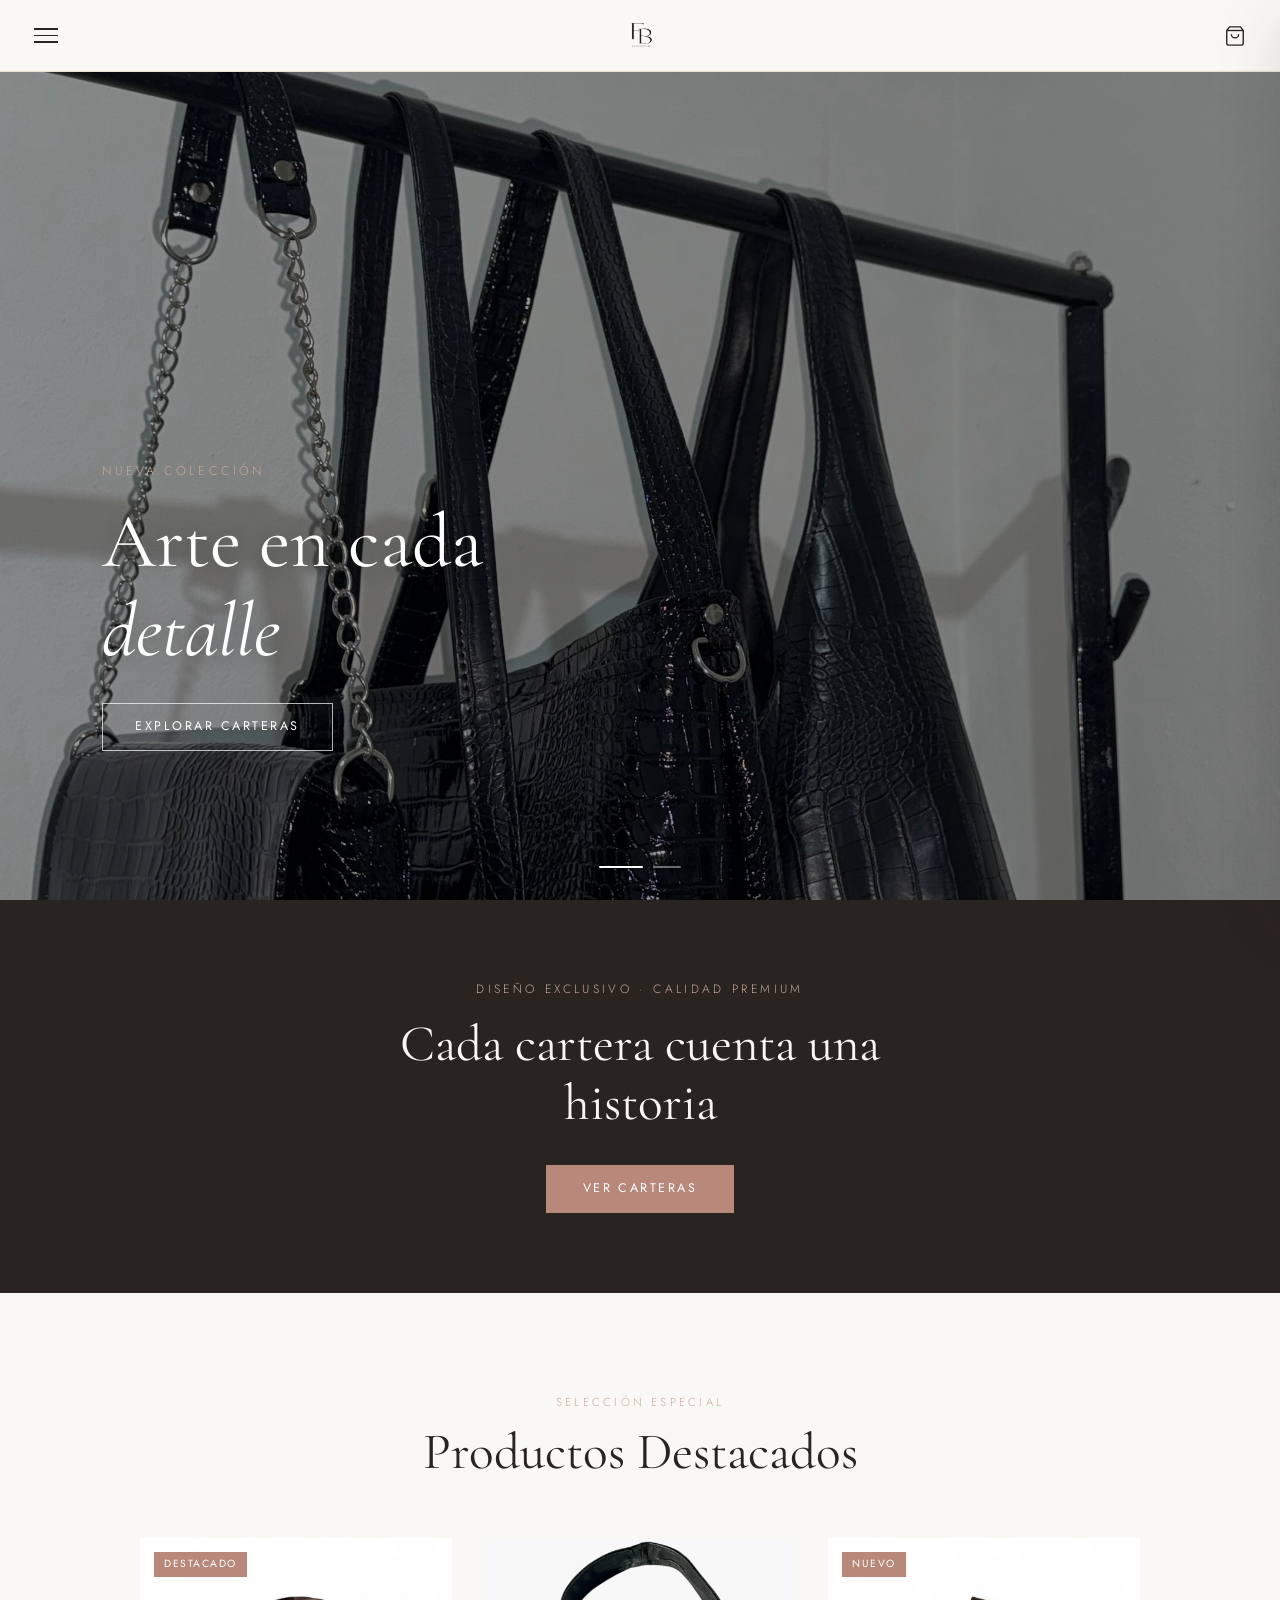
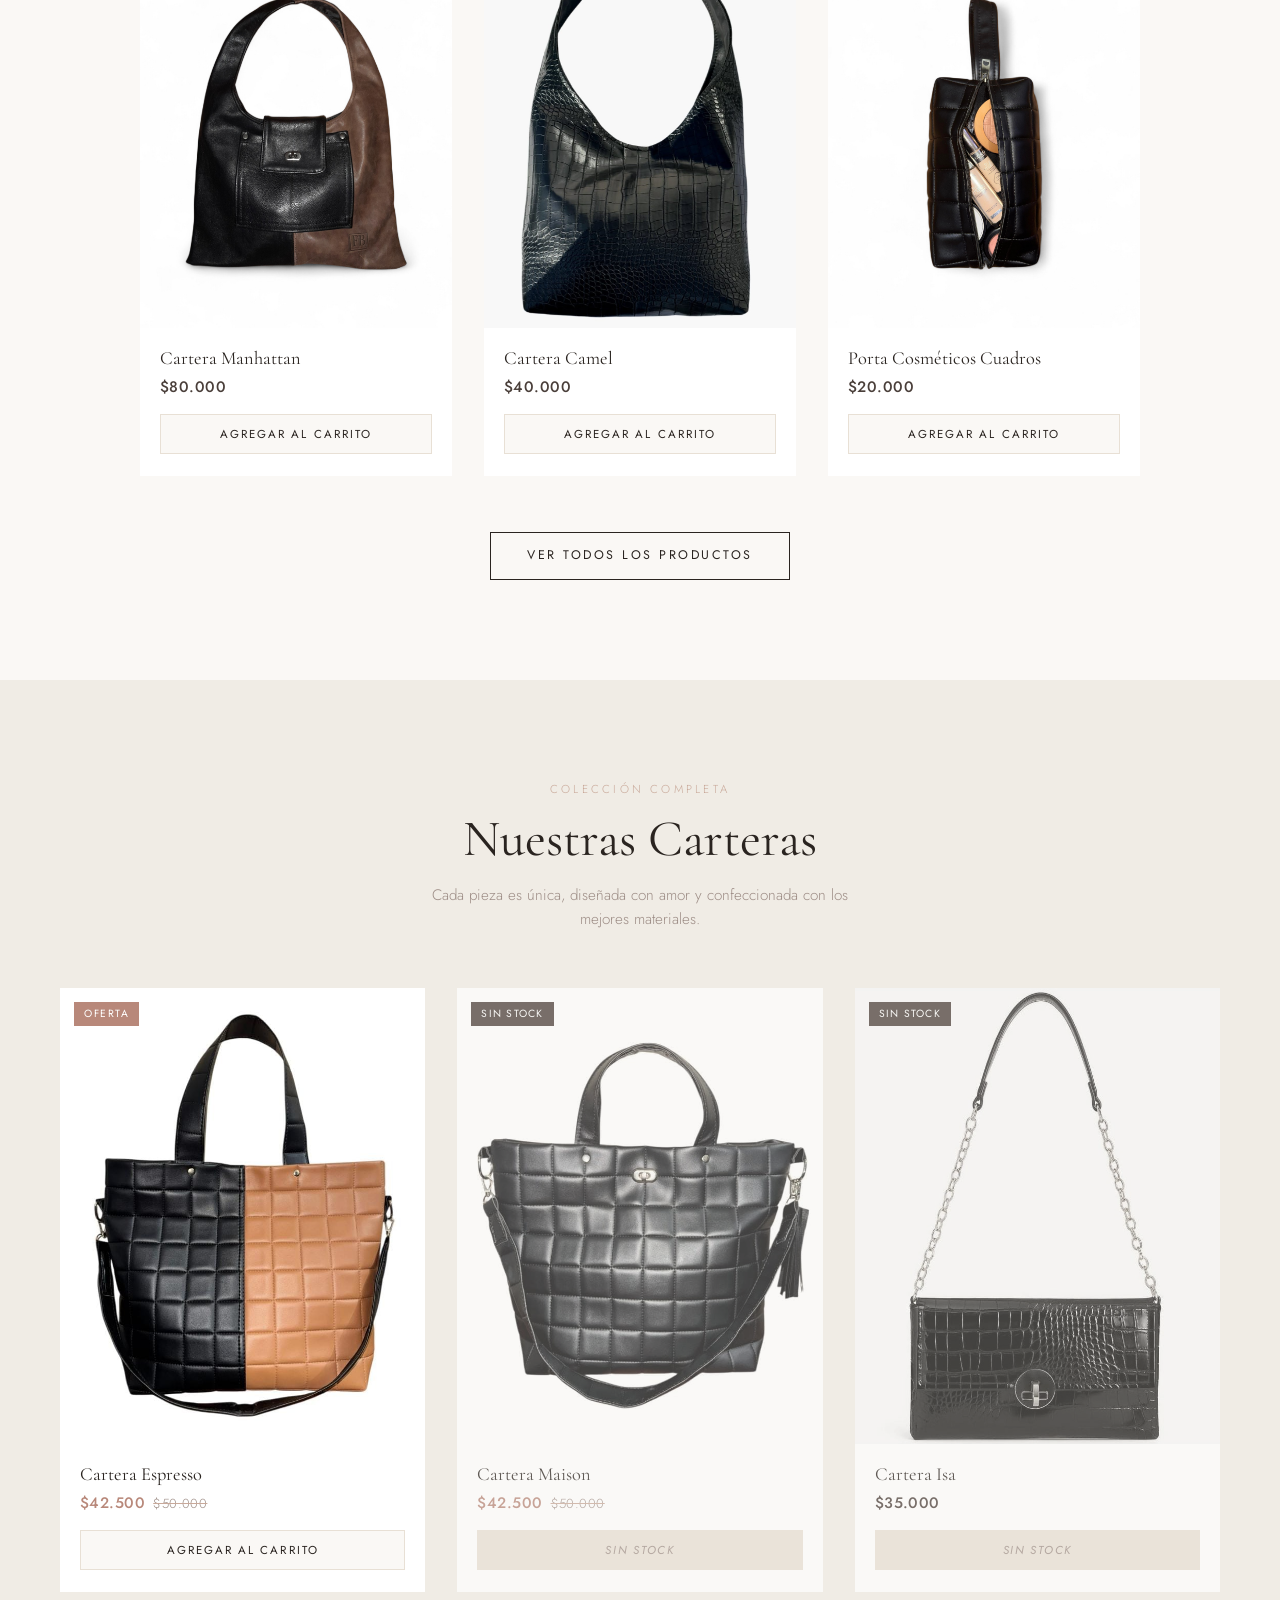
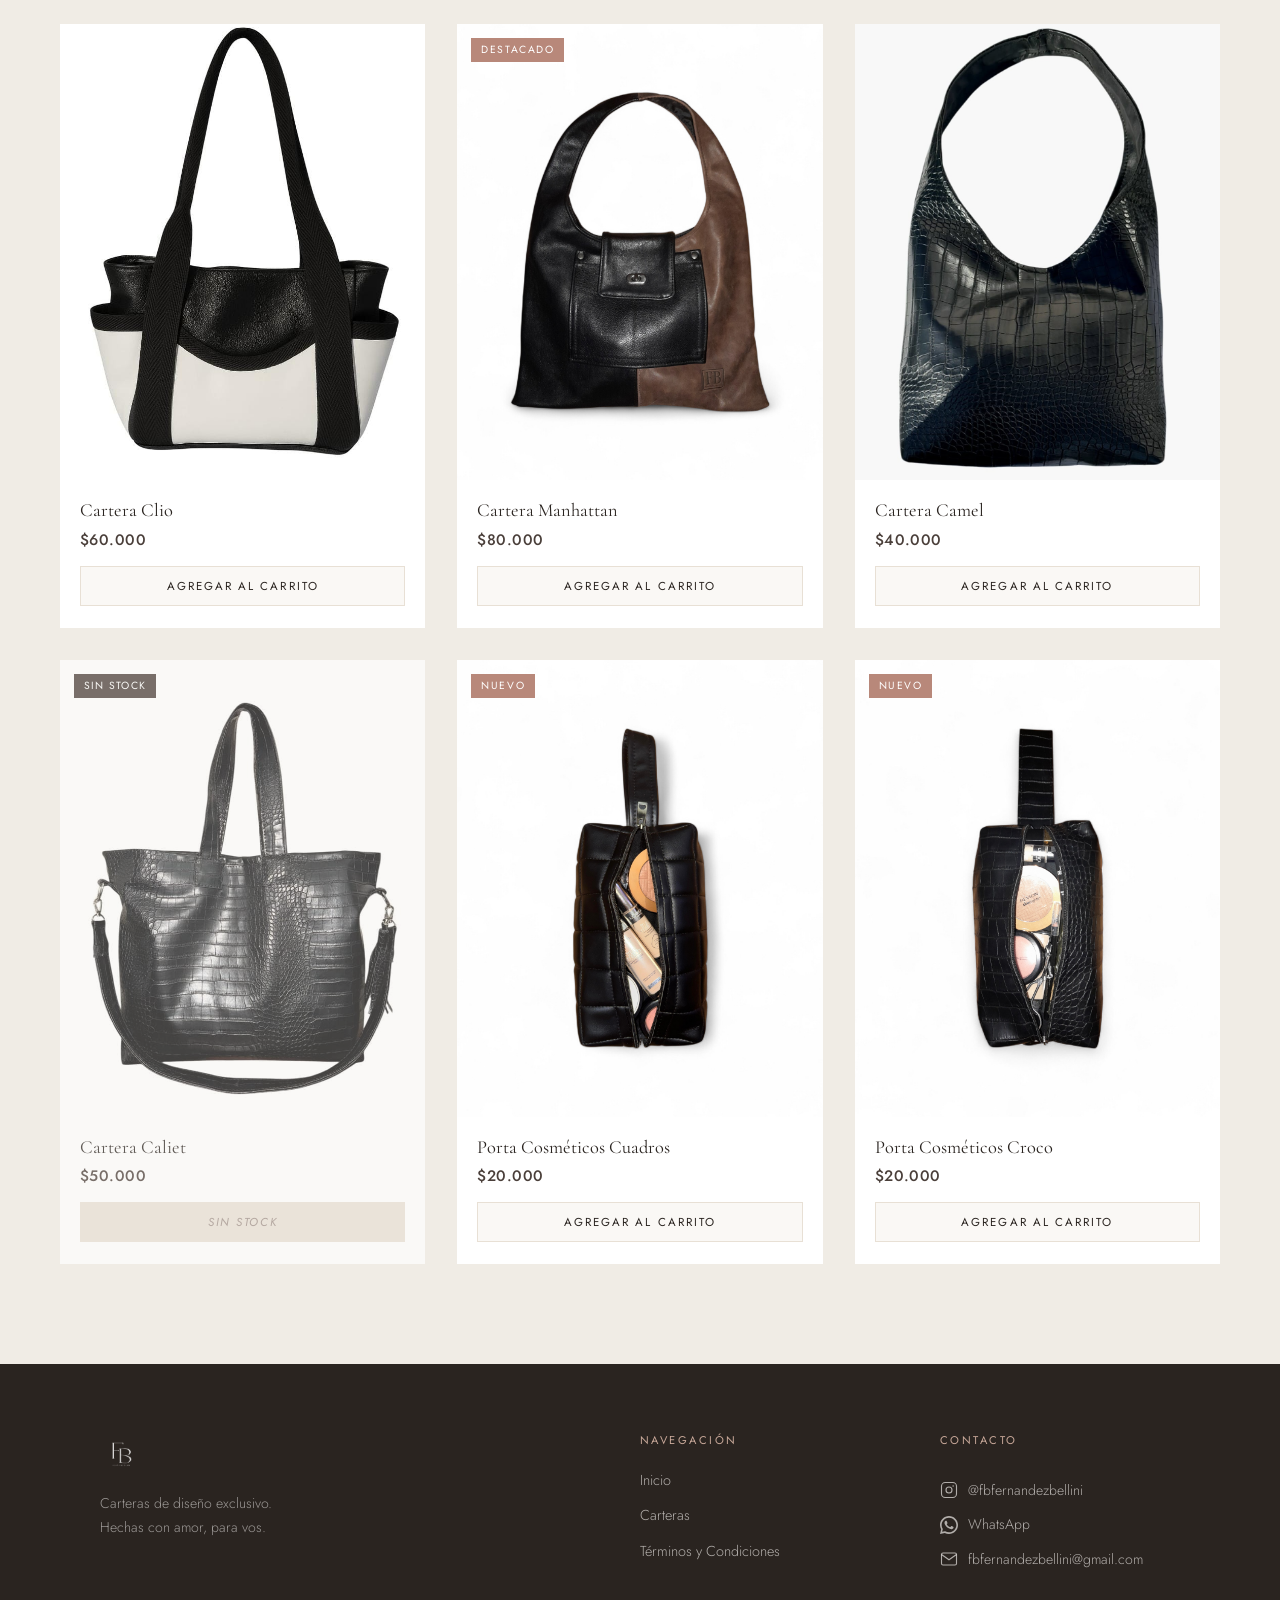
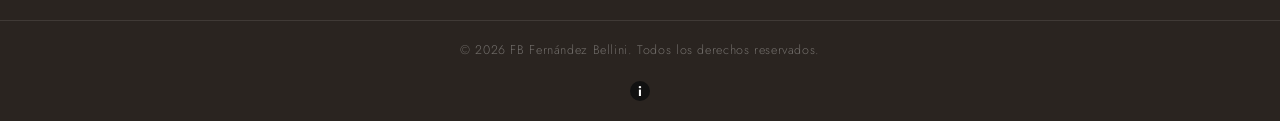
<file: index.html>
<!DOCTYPE html>
<html lang="es">
<head>
  <meta charset="UTF-8" />
  <meta name="viewport" content="width=device-width, initial-scale=1.0" />

  <!-- SEO -->
  <title>FB Fernández Bellini | Carteras de Mujer Artesanales y Elegantes</title>
  <meta name="description" content="Descubrí nuestra colección exclusiva de carteras de mujer artesanales. Diseños únicos, materiales premium y estilo boutique. Envíos a todo el país." />
  <meta name="keywords" content="carteras de mujer, carteras elegantes, carteras artesanales, carteras de diseño, carteras boutique, accesorios femeninos, carteras Argentina" />
  <meta name="author" content="FB Fernández Bellini" />
  <meta name="robots" content="index, follow" />
  <link rel="canonical" href="https://fbfernandezbellini.com/" />

  <!-- Open Graph -->
  <meta property="og:type" content="website" />
  <meta property="og:title" content="FB Fernández Bellini | Carteras de Diseño" />
  <meta property="og:description" content="Colección exclusiva de carteras de mujer. Diseños unicos, calidad premium." />
  <meta property="og:image" content="https://fernandez-benelli.vercel.app/bannn.jpg" />
  <meta property="og:url" content="https://fernandezbellini.vercel.app/" />
  <meta property="og:site_name" content="FB Fernández Bellini" />

  <!-- Twitter Card -->
  <meta name="twitter:card" content="summary_large_image" />
  <meta name="twitter:title" content="FB Fernández Bellini | Carteras de Diseño" />
  <meta name="twitter:description" content="Carteras exclusivas para la mujer moderna." />
  <meta name="twitter:image" content="https://fernandez-benelli.vercel.app/bannn.jpg" />

  <!-- Favicon -->
  <link rel="icon" type="image/png" href="fblogo.png" />
  <link rel="apple-touch-icon" href="fblogo.png" />

  <!-- Google Fonts -->
  <link rel="preconnect" href="https://fonts.googleapis.com" />
  <link rel="preconnect" href="https://fonts.gstatic.com" crossorigin />
  <link href="https://fonts.googleapis.com/css2?family=Cormorant+Garamond:ital,wght@0,300;0,400;0,500;0,600;1,300;1,400&family=Jost:wght@300;400;500&display=swap" rel="stylesheet" />

  <link rel="stylesheet" href="styles.css" />
</head>
<body>

  <!-- ===== SIDE MENU OVERLAY ===== -->
  <div class="menu-overlay" id="menuOverlay" role="dialog" aria-modal="true" aria-label="Menú de navegación">
    <nav class="side-menu" id="sideMenu">
      <button class="menu-close" id="menuClose" aria-label="Cerrar menú">&times;</button>
      <div class="menu-logo">
        <img src="fblogo.png" alt="FB Fernández Bellini logo" />
      </div>
      <ul class="menu-links">
        <li><a href="#inicio" class="menu-link" data-section="inicio">Inicio</a></li>
        <li><a href="#carteras" class="menu-link" data-section="carteras">Carteras</a></li>
         <li><a href="faq.html" class="menu-link" data-section="faq">Sobre Nosotros</a></li>
        <li><a href="tos.html" class="menu-link" data-section="terminos">Términos y Condiciones</a></li>
       
      </ul>
      <div class="menu-social">
        <a href="https://www.instagram.com/fbfernandezbellini/" target="_blank" rel="noopener noreferrer" aria-label="Instagram de FB Fernández Bellini">
          <svg width="20" height="20" viewBox="0 0 24 24" fill="none" stroke="currentColor" stroke-width="1.5">
            <rect x="2" y="2" width="20" height="20" rx="5" ry="5"/>
            <circle cx="12" cy="12" r="4"/>
            <circle cx="17.5" cy="6.5" r="1" fill="currentColor" stroke="none"/>
          </svg>
          @fbfernandezbellini
        </a>
      </div>
    </nav>
  </div>

  <!-- ===== HEADER ===== -->
  <header class="header" id="header" role="banner">
    <button class="hamburger" id="hamburger" aria-label="Abrir menú" aria-expanded="false">
      <span></span><span></span><span></span>
    </button>
    <a href="#inicio" class="header-logo" aria-label="FB Fernández Bellini - Inicio">
      <img src="fblogo.png" alt="FB Fernández Bellini" />
    </a>
    <button class="cart-btn" id="cartBtn" aria-label="Ver carrito de compras">
      <svg width="22" height="22" viewBox="0 0 24 24" fill="none" stroke="currentColor" stroke-width="1.5">
        <path d="M6 2L3 6v14a2 2 0 002 2h14a2 2 0 002-2V6l-3-4z"/>
        <line x1="3" y1="6" x2="21" y2="6"/>
        <path d="M16 10a4 4 0 01-8 0"/>
      </svg>
      <span class="cart-count" id="cartCount" aria-live="polite">0</span>
    </button>
  </header>

  <!-- ===== CART DRAWER ===== -->
  <aside class="cart-drawer" id="cartDrawer" role="complementary" aria-label="Carrito de compras">
    <div class="cart-header">
      <h2>Tu Carrito</h2>
      <button class="cart-close" id="cartClose" aria-label="Cerrar carrito">&times;</button>
    </div>
    <div class="cart-items" id="cartItems">
      <p class="cart-empty">Tu carrito está vacío</p>
    </div>
    <div class="cart-footer" id="cartFooter">
      <div class="cart-totals">
        <span>Subtotal</span><span id="cartSubtotal">$0</span>
      </div>
      <button class="btn-checkout" id="checkoutBtn" aria-label="Finalizar compra vía WhatsApp">
        <svg width="18" height="18" viewBox="0 0 24 24" fill="currentColor">
          <path d="M17.472 14.382c-.297-.149-1.758-.867-2.03-.967-.273-.099-.471-.148-.67.15-.197.297-.767.966-.94 1.164-.173.199-.347.223-.644.075-.297-.15-1.255-.463-2.39-1.475-.883-.788-1.48-1.761-1.653-2.059-.173-.297-.018-.458.13-.606.134-.133.298-.347.446-.52.149-.174.198-.298.298-.497.099-.198.05-.371-.025-.52-.075-.149-.669-1.612-.916-2.207-.242-.579-.487-.5-.669-.51-.173-.008-.371-.01-.57-.01-.198 0-.52.074-.792.372-.272.297-1.04 1.016-1.04 2.479 0 1.462 1.065 2.875 1.213 3.074.149.198 2.096 3.2 5.077 4.487.709.306 1.262.489 1.694.625.712.227 1.36.195 1.871.118.571-.085 1.758-.719 2.006-1.413.248-.694.248-1.289.173-1.413-.074-.124-.272-.198-.57-.347z"/>
          <path d="M12.002 0C5.373 0 0 5.373 0 12.001c0 2.118.554 4.103 1.522 5.831L.053 23.961l6.266-1.442A11.937 11.937 0 0012.002 24C18.63 24 24 18.627 24 12.001 24 5.373 18.63 0 12.002 0zm0 21.818a9.807 9.807 0 01-5.032-1.382l-.361-.214-3.72.856.894-3.614-.236-.371A9.804 9.804 0 012.181 12c0-5.418 4.403-9.818 9.82-9.818 5.419 0 9.82 4.4 9.82 9.818 0 5.419-4.401 9.818-9.819 9.818z"/>
        </svg>
        Finalizar por WhatsApp
      </button>
    </div>
  </aside>
  <div class="cart-overlay" id="cartOverlay"></div>

  <!-- ===== MAIN ===== -->
  <main>

    <!-- INICIO SECTION -->
    <section id="inicio" class="section-inicio" aria-label="Inicio">

      <!-- Hero Banners -->
      <div class="hero-slider" role="region" aria-label="Banners principales">
        <div class="hero-slide active">
          <img src="carteras.jpg" alt="Nueva colección de carteras artesanales FB Fernández Bellini" loading="eager" />
          <div class="hero-content">
            <p class="hero-tag">Nueva Colección</p>
            <h1>Arte en cada<br/><em>detalle</em></h1>
            <a href="#carteras" class="btn-hero">Explorar Carteras</a>
          </div>
        </div>
        <div class="hero-slide">
          <img src="bannn.jpg" alt="Carteras de diseño elegante y artesanal" loading="lazy" />
          <div class="hero-content">
            <p class="hero-tag">Diseño Exclusivo</p>
            <h1>Hecho con<br/><em>pasión</em></h1>
            <a href="#carteras" class="btn-hero">Ver Colección</a>
          </div>
        </div>
        <div class="hero-controls">
          <button class="hero-dot active" data-slide="0" aria-label="Ir al banner 1"></button>
          <button class="hero-dot" data-slide="1" aria-label="Ir al banner 2"></button>
        </div>
      </div>

      <!-- CTA Banner -->
      <div class="cta-banner reveal">
        <div class="cta-inner">
          <p class="cta-sub">Diseño exclusivo · Calidad premium</p>
          <h2>Cada cartera cuenta una historia</h2>
          <a href="#carteras" class="btn-primary">Ver Carteras</a>
        </div>
      </div>

      <!-- Featured Products -->
      <div class="featured-section reveal">
        <div class="section-header">
          <p class="section-tag">Selección especial</p>
          <h2>Productos Destacados</h2>
        </div>
        <div class="products-grid" id="featuredGrid" role="list" aria-label="Productos destacados">
          <!-- JS rendered -->
        </div>
        <div class="section-footer">
          <a href="#carteras" class="btn-outline">Ver todos los productos</a>
        </div>
      </div>

    </section>

    <!-- CARTERAS SECTION -->
    <section id="carteras" class="section-carteras" aria-label="Carteras">
      <div class="section-header reveal">
        <p class="section-tag">Colección completa</p>
        <h2>Nuestras Carteras</h2>
        <p class="section-desc">Cada pieza es única, diseñada con amor y confeccionada con los mejores materiales.</p>
      </div>
      <div class="products-grid reveal" id="carterasGrid" role="list" aria-label="Todas las carteras">
        <!-- JS rendered -->
      </div>
    </section>


  </main>

  <!-- ===== FOOTER ===== -->
  <footer class="footer" role="contentinfo">
    <div class="footer-inner">
      <div class="footer-brand">
        <img src="fblogo.png" alt="FB Fernández Bellini" class="footer-logo" />
        <p>Carteras de diseño exclusivo.<br/>Hechas con amor, para vos.</p>
      </div>
      <div class="footer-nav">
        <h4>Navegación</h4>
        <ul>
          <li><a href="#inicio">Inicio</a></li>
          <li><a href="#carteras">Carteras</a></li>
          <li><a href="#terminos">Términos y Condiciones</a></li>
        </ul>
      </div>
      <div class="footer-contact">
        <h4>Contacto</h4>
        <a href="https://www.instagram.com/fbfernandezbellini/" target="_blank" rel="noopener noreferrer" class="footer-social" aria-label="Instagram">
          <svg width="18" height="18" viewBox="0 0 24 24" fill="none" stroke="currentColor" stroke-width="1.5">
            <rect x="2" y="2" width="20" height="20" rx="5"/>
            <circle cx="12" cy="12" r="4"/>
            <circle cx="17.5" cy="6.5" r="1" fill="currentColor" stroke="none"/>
          </svg>
          @fbfernandezbellini
        </a>
        <a href="https://wa.me/5491144036133" target="_blank" rel="noopener noreferrer" class="footer-social" aria-label="WhatsApp">
          <svg width="18" height="18" viewBox="0 0 24 24" fill="currentColor">
            <path d="M17.472 14.382c-.297-.149-1.758-.867-2.03-.967-.273-.099-.471-.148-.67.15-.197.297-.767.966-.94 1.164-.173.199-.347.223-.644.075-.297-.15-1.255-.463-2.39-1.475-.883-.788-1.48-1.761-1.653-2.059-.173-.297-.018-.458.13-.606.134-.133.298-.347.446-.52.149-.174.198-.298.298-.497.099-.198.05-.371-.025-.52-.075-.149-.669-1.612-.916-2.207-.242-.579-.487-.5-.669-.51-.173-.008-.371-.01-.57-.01-.198 0-.52.074-.792.372-.272.297-1.04 1.016-1.04 2.479 0 1.462 1.065 2.875 1.213 3.074.149.198 2.096 3.2 5.077 4.487.709.306 1.262.489 1.694.625.712.227 1.36.195 1.871.118.571-.085 1.758-.719 2.006-1.413.248-.694.248-1.289.173-1.413-.074-.124-.272-.198-.57-.347z"/><path d="M12.002 0C5.373 0 0 5.373 0 12.001c0 2.118.554 4.103 1.522 5.831L.053 23.961l6.266-1.442A11.937 11.937 0 0012.002 24C18.63 24 24 18.627 24 12.001 24 5.373 18.63 0 12.002 0zm0 21.818a9.807 9.807 0 01-5.032-1.382l-.361-.214-3.72.856.894-3.614-.236-.371A9.804 9.804 0 012.181 12c0-5.418 4.403-9.818 9.82-9.818 5.419 0 9.82 4.4 9.82 9.818 0 5.419-4.401 9.818-9.819 9.818z"/>
          </svg>
          WhatsApp
        </a>

<a href="mailto:fbfernandezbellini@gmail.com" class="footer-social" aria-label="Email">
  <svg width="18" height="18" viewBox="0 0 24 24" fill="none" stroke="currentColor" stroke-width="1.5">
    <rect x="2" y="4" width="20" height="16" rx="2"/>
    <path d="M2 6l10 7 10-7"/>
  </svg>
  fbfernandezbellini@gmail.com
</a>




      </div>
    </div>
<div class="footer-bottom">
  <p>&copy; <span id="year"></span> FB Fernández Bellini. Todos los derechos reservados.</p>

<div class="dev-credit-container">
  <button class="dev-credit-btn" onclick="toggleDevInfo()">i</button>

  <div class="dev-credit-box" id="devCreditBox">
    <p>by: <strong>Facundo</strong></p>
    <a href="https://instagram.com/faaacualvarez" target="_blank">
      instagram.com/faacualvarez
    </a>
  </div>
</div>

  <script src="script.js"></script>
</body>
</html>
</file>
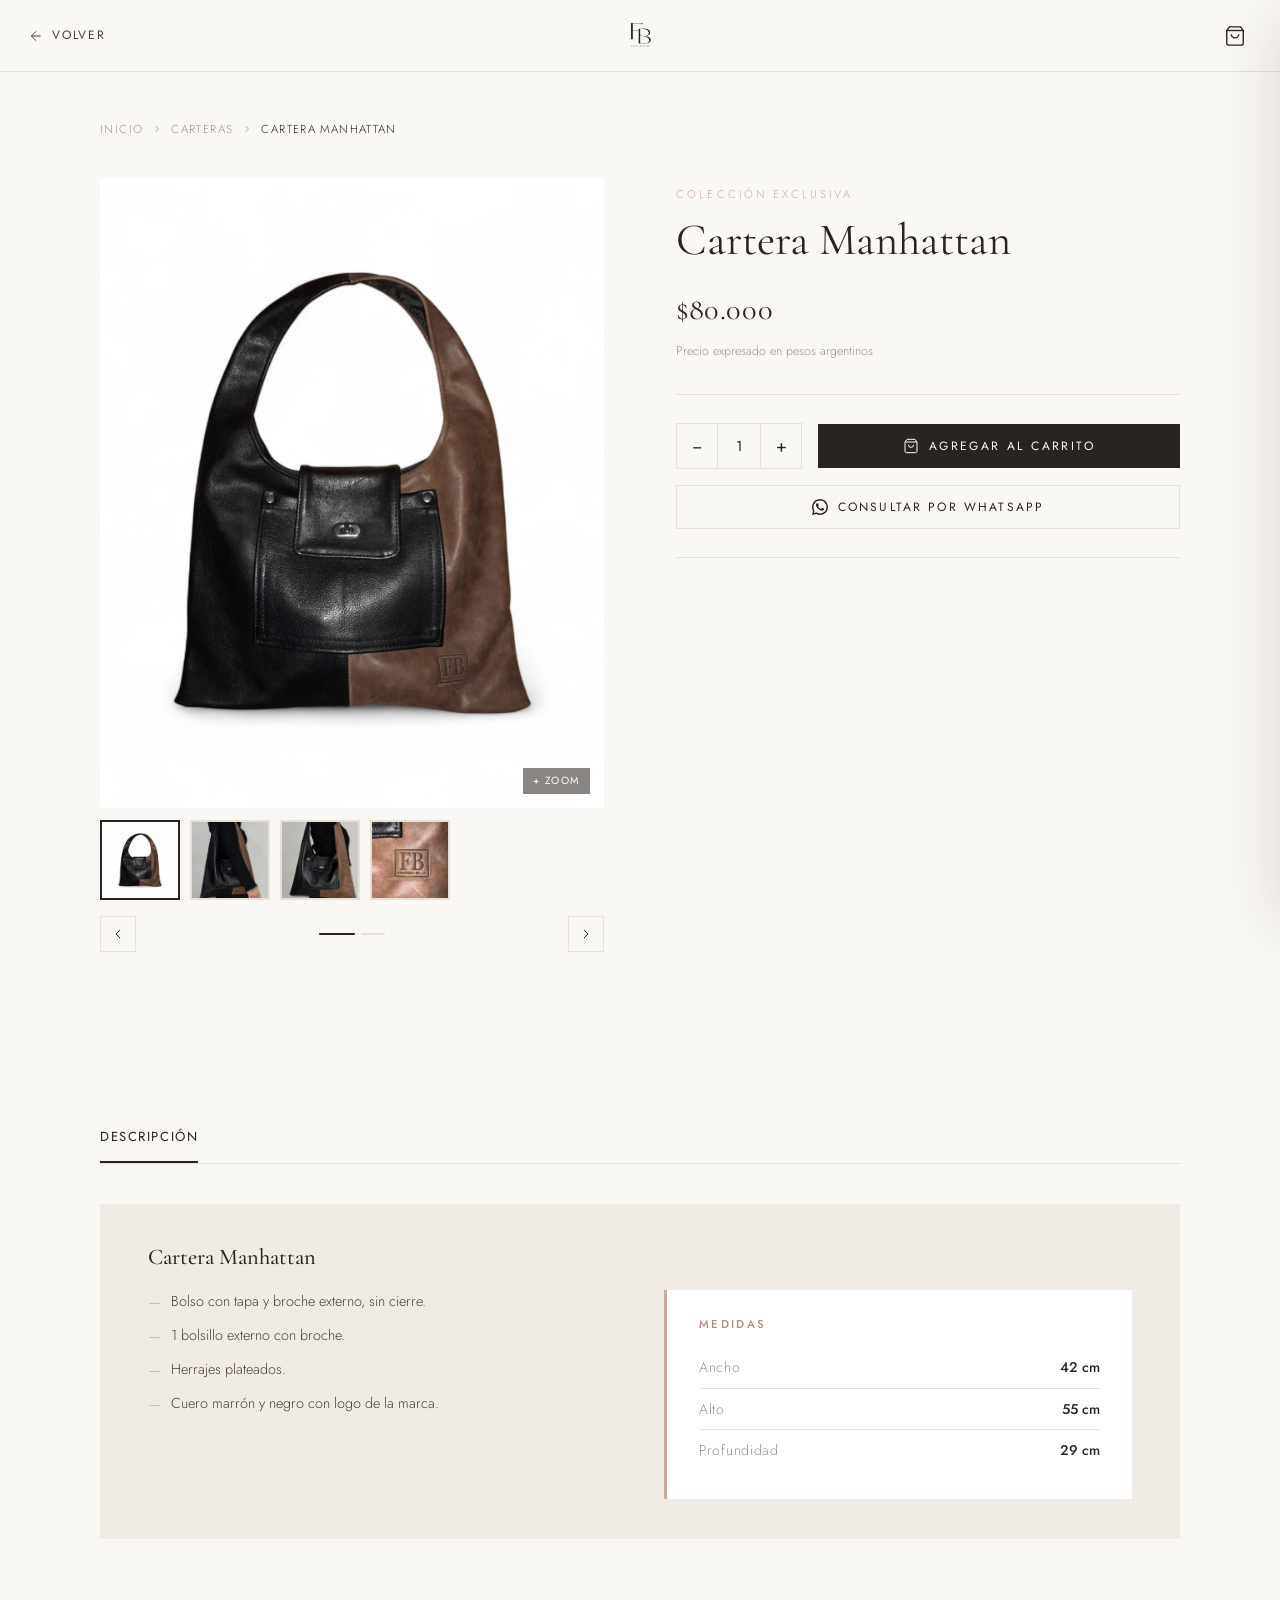
<file: cartera-manhattan.html>
<!DOCTYPE html>
<html lang="es">
<head>
  <meta charset="UTF-8" />
  <meta name="viewport" content="width=device-width, initial-scale=1.0" />

  <!-- ======================================================
       INSTRUCCIONES PARA COPIAR Y PEGAR:
       1. Cambiá Cartera Manhattan por el nombre real
       2. Cambiá PRECIO por el precio (número sin puntos ni $)
       3. Cambiá imagen1.jpg e imagen2.jpg por las imágenes reales
       4. Completá la descripción y medidas del producto
       5. Guardá el archivo (ej: cartera-Manhattan.html)
  ====================================================== -->

  <title>Cartera Manhattan | FB Fernández Bellini</title>
  <meta name="description" content="Cartera Manhattan — FB Fernández Bellini. Carteras artesanales de diseño exclusivo." />
  <link rel="icon" type="image/png" href="../fblogo.png" />
  <link rel="preconnect" href="https://fonts.googleapis.com" />
  <link rel="preconnect" href="https://fonts.gstatic.com" crossorigin />
  <link href="https://fonts.googleapis.com/css2?family=Cormorant+Garamond:ital,wght@0,300;0,400;0,500;0,600;1,300;1,400&family=Jost:wght@300;400;500&display=swap" rel="stylesheet" />

  <style>
    :root {
      --ivory:       #faf8f5;
      --ivory-dark:  #f0ece5;
      --cream:       #e8e0d5;
      --rose:        #c9a99a;
      --rose-dark:   #b8887a;
      --charcoal:    #2a2420;
      --charcoal-md: #4a3f3a;
      --warm-gray:   #9e8e87;
      --white:       #ffffff;
      --ff-display:  'Cormorant Garamond', Georgia, serif;
      --ff-body:     'Jost', sans-serif;
      --transition:  0.35s cubic-bezier(0.4, 0, 0.2, 1);
      --shadow-sm:   0 2px 12px rgba(42,36,32,0.07);
      --shadow-md:   0 8px 32px rgba(42,36,32,0.12);
      --shadow-lg:   0 20px 60px rgba(42,36,32,0.15);
      --header-h:    72px;
    }

    *, *::before, *::after { box-sizing: border-box; margin: 0; padding: 0; }
    html { scroll-behavior: smooth; font-size: 16px; }
    body { font-family: var(--ff-body); background: var(--ivory); color: var(--charcoal); line-height: 1.6; overflow-x: hidden; }
    img { display: block; max-width: 100%; }
    a { color: inherit; text-decoration: none; }
    ul { list-style: none; }
    button { cursor: pointer; border: none; background: none; font-family: var(--ff-body); }
    h1,h2,h3,h4 { font-family: var(--ff-display); font-weight: 400; line-height: 1.15; }
    ::-webkit-scrollbar { width: 6px; }
    ::-webkit-scrollbar-track { background: var(--ivory-dark); }
    ::-webkit-scrollbar-thumb { background: var(--rose); border-radius: 3px; }

    /* ===== HEADER ===== */
    .header {
      position: fixed;
      top: 0; left: 0; right: 0;
      height: var(--header-h);
      display: flex;
      align-items: center;
      justify-content: space-between;
      padding: 0 28px;
      background: rgba(250,248,245,0.95);
      backdrop-filter: blur(12px);
      border-bottom: 1px solid var(--cream);
      z-index: 100;
      transition: box-shadow var(--transition);
    }
    .header.scrolled { box-shadow: var(--shadow-sm); }

    .header-logo img { height: 44px; width: auto; object-fit: contain; transition: opacity var(--transition); }
    .header-logo:hover img { opacity: 0.7; }

    .back-btn {
      display: flex;
      align-items: center;
      gap: 8px;
      font-size: 0.75rem;
      font-weight: 400;
      letter-spacing: 0.15em;
      text-transform: uppercase;
      color: var(--charcoal-md);
      transition: color var(--transition);
      min-width: 80px;
    }
    .back-btn:hover { color: var(--rose-dark); }
    .back-btn svg { transition: transform var(--transition); flex-shrink: 0; }
    .back-btn:hover svg { transform: translateX(-3px); }

    /* Cart button in header */
    .cart-btn {
      position: relative;
      display: flex;
      align-items: center;
      padding: 6px;
      color: var(--charcoal);
      transition: color var(--transition);
      min-width: 80px;
      justify-content: flex-end;
    }
    .cart-btn:hover { color: var(--rose-dark); }
    .cart-count {
      position: absolute;
      top: 0; right: 0;
      background: var(--rose-dark);
      color: var(--white);
      font-size: 0.65rem;
      font-weight: 500;
      width: 17px; height: 17px;
      border-radius: 50%;
      display: flex;
      align-items: center;
      justify-content: center;
      opacity: 0;
      transform: scale(0);
      transition: var(--transition);
    }
    .cart-count.visible { opacity: 1; transform: scale(1); }

    /* ===== CART DRAWER ===== */
    .cart-overlay {
      position: fixed;
      inset: 0;
      background: rgba(42,36,32,0.4);
      z-index: 149;
      opacity: 0;
      visibility: hidden;
      transition: var(--transition);
    }
    .cart-overlay.open { opacity: 1; visibility: visible; }

    .cart-drawer {
      position: fixed;
      top: 0; right: 0;
      height: 100%;
      width: min(420px, 100vw);
      background: var(--ivory);
      z-index: 150;
      display: flex;
      flex-direction: column;
      transform: translateX(100%);
      transition: transform 0.45s cubic-bezier(0.4, 0, 0.2, 1);
      box-shadow: var(--shadow-lg);
    }
    .cart-drawer.open { transform: translateX(0); }

    .cart-header {
      display: flex;
      align-items: center;
      justify-content: space-between;
      padding: 28px 32px;
      border-bottom: 1px solid var(--cream);
    }
    .cart-header h2 { font-family: var(--ff-display); font-size: 1.5rem; }
    .cart-close {
      font-size: 1.7rem;
      color: var(--charcoal-md);
      line-height: 1;
      transition: color var(--transition);
    }
    .cart-close:hover { color: var(--rose-dark); }

    .cart-items { flex: 1; overflow-y: auto; padding: 24px 32px; }
    .cart-empty {
      text-align: center;
      color: var(--warm-gray);
      padding-top: 40px;
      font-style: italic;
      font-family: var(--ff-display);
      font-size: 1.1rem;
    }

    .cart-item {
      display: grid;
      grid-template-columns: 72px 1fr auto;
      gap: 14px;
      align-items: start;
      padding: 18px 0;
      border-bottom: 1px solid var(--cream);
    }
    .cart-item img { width: 72px; height: 90px; object-fit: cover; background: var(--cream); }
    .cart-item-info { display: flex; flex-direction: column; gap: 4px; }
    .cart-item-name { font-family: var(--ff-display); font-size: 1rem; color: var(--charcoal); }
    .cart-item-price { font-size: 0.88rem; font-weight: 500; color: var(--charcoal-md); }
    .cart-item-qty { display: flex; align-items: center; gap: 10px; margin-top: 8px; }

    .qty-btn-cart {
      width: 24px; height: 24px;
      border: 1px solid var(--cream);
      background: var(--ivory);
      color: var(--charcoal);
      font-size: 0.9rem;
      display: flex;
      align-items: center;
      justify-content: center;
      transition: var(--transition);
    }
    .qty-btn-cart:hover { background: var(--charcoal); color: var(--ivory); border-color: var(--charcoal); }
    .qty-num-cart { font-size: 0.85rem; min-width: 16px; text-align: center; }

    .cart-item-remove {
      color: var(--warm-gray);
      font-size: 1.1rem;
      line-height: 1;
      transition: color var(--transition);
      padding: 4px;
    }
    .cart-item-remove:hover { color: var(--rose-dark); }

    .cart-footer { padding: 24px 32px 32px; border-top: 1px solid var(--cream); }
    .cart-totals {
      display: flex;
      justify-content: space-between;
      font-size: 0.9rem;
      color: var(--charcoal-md);
      margin-bottom: 20px;
    }
    .cart-totals span:last-child { font-weight: 500; font-size: 1rem; }

    .btn-checkout {
      display: flex;
      align-items: center;
      justify-content: center;
      gap: 10px;
      width: 100%;
      padding: 15px;
      background: #25D366;
      color: var(--white);
      font-family: var(--ff-body);
      font-size: 0.8rem;
      font-weight: 500;
      letter-spacing: 0.12em;
      text-transform: uppercase;
      border: none;
      transition: var(--transition);
    }
    .btn-checkout:hover { background: #1ebe5a; }

    /* ===== PRODUCT PAGE ===== */
    .product-page {
      padding-top: calc(var(--header-h) + 48px);
      padding-bottom: 80px;
      max-width: 1200px;
      margin: 0 auto;
      padding-left: 60px;
      padding-right: 60px;
    }

    .breadcrumb {
      display: flex;
      align-items: center;
      gap: 8px;
      font-size: 0.72rem;
      font-weight: 300;
      letter-spacing: 0.12em;
      text-transform: uppercase;
      color: var(--warm-gray);
      margin-bottom: 40px;
    }
    .breadcrumb a { transition: color var(--transition); }
    .breadcrumb a:hover { color: var(--rose-dark); }
    .breadcrumb span { color: var(--charcoal); }

    .product-layout {
      display: grid;
      grid-template-columns: 1fr 1fr;
      gap: 72px;
      align-items: start;
    }

    /* ===== GALLERY ===== */
    .gallery { position: sticky; top: calc(var(--header-h) + 24px); }

    .gallery-main {
      position: relative;
      overflow: hidden;
      background: var(--cream);
      aspect-ratio: 4/5;
      cursor: zoom-in;
    }
    .gallery-main img {
      width: 100%; height: 100%;
      object-fit: cover;
      object-position: center;
      transition: transform 0.4s ease;
      pointer-events: none;
    }
    .gallery-main.zoomed { cursor: zoom-out; }
    .gallery-main.zoomed img { transform: scale(2); }

    .zoom-hint {
      position: absolute;
      bottom: 14px; right: 14px;
      background: rgba(42,36,32,0.55);
      color: var(--white);
      font-size: 0.65rem;
      letter-spacing: 0.15em;
      text-transform: uppercase;
      padding: 5px 10px;
      pointer-events: none;
      transition: opacity var(--transition);
    }
    .gallery-main.zoomed .zoom-hint { opacity: 0; }

    .gallery-thumbs { display: flex; gap: 10px; margin-top: 12px; }
    .thumb {
      width: 80px;
      aspect-ratio: 1/1;
      overflow: hidden;
      cursor: pointer;
      border: 2px solid transparent;
      transition: border-color var(--transition);
      background: var(--cream);
      flex-shrink: 0;
    }
    .thumb.active { border-color: var(--charcoal); }
    .thumb:hover { border-color: var(--rose); }
    .thumb img { width: 100%; height: 100%; object-fit: cover; }

    .gallery-nav {
      display: flex;
      justify-content: space-between;
      align-items: center;
      margin-top: 16px;
    }
    .gallery-arrow {
      display: flex;
      align-items: center;
      justify-content: center;
      width: 36px; height: 36px;
      border: 1px solid var(--cream);
      color: var(--charcoal);
      background: var(--ivory);
      transition: var(--transition);
    }
    .gallery-arrow:hover { background: var(--charcoal); color: var(--ivory); border-color: var(--charcoal); }
    .gallery-dots { display: flex; gap: 6px; }
    .gallery-dot {
      width: 24px; height: 2px;
      background: var(--cream);
      border-radius: 1px;
      transition: var(--transition);
    }
    .gallery-dot.active { background: var(--charcoal); width: 36px; }

    /* ===== PRODUCT INFO ===== */
    .product-info { padding-top: 8px; }
    .product-tag {
      font-size: 0.7rem;
      font-weight: 300;
      letter-spacing: 0.28em;
      text-transform: uppercase;
      color: var(--rose);
      margin-bottom: 12px;
    }
    .product-name {
      font-family: var(--ff-display);
      font-size: clamp(2rem, 3.5vw, 2.8rem);
      font-weight: 400;
      color: var(--charcoal);
      margin-bottom: 20px;
      line-height: 1.1;
    }
    .product-price {
      font-size: 1.9rem;
      font-weight: 400;
      font-family: var(--ff-display);
      color: var(--charcoal);
      margin-bottom: 8px;
      letter-spacing: 0.02em;
    }
    .product-price.has-sale { color: var(--rose-dark); }
    .price-original {
      font-size: 1rem;
      font-weight: 300;
      color: var(--warm-gray);
      text-decoration: line-through;
      text-decoration-color: var(--rose);
      margin-left: 10px;
      font-family: var(--ff-body);
    }
    .price-note {
      font-size: 0.78rem;
      font-weight: 300;
      color: var(--warm-gray);
      margin-bottom: 32px;
    }
    .divider { height: 1px; background: var(--cream); margin: 28px 0; }

    /* Qty + Add to cart */
    .qty-row { display: flex; align-items: center; gap: 16px; margin-bottom: 16px; }
    .qty-control { display: flex; align-items: center; border: 1px solid var(--cream); }
    .qty-btn-product {
      width: 40px; height: 44px;
      display: flex; align-items: center; justify-content: center;
      font-size: 1.1rem;
      color: var(--charcoal);
      background: var(--ivory);
      transition: var(--transition);
    }
    .qty-btn-product:hover { background: var(--cream); }
    .qty-num-product {
      width: 44px; height: 44px;
      text-align: center;
      font-size: 0.9rem;
      font-weight: 400;
      border-left: 1px solid var(--cream);
      border-right: 1px solid var(--cream);
      display: flex; align-items: center; justify-content: center;
    }
    .btn-add-cart {
      flex: 1; height: 44px;
      background: var(--charcoal);
      color: var(--ivory);
      font-family: var(--ff-body);
      font-size: 0.75rem;
      font-weight: 400;
      letter-spacing: 0.2em;
      text-transform: uppercase;
      border: 1px solid var(--charcoal);
      transition: var(--transition);
      display: flex; align-items: center; justify-content: center; gap: 10px;
    }
    .btn-add-cart:hover { background: var(--rose-dark); border-color: var(--rose-dark); }
    .btn-add-cart.added { background: var(--rose-dark); border-color: var(--rose-dark); }

    .btn-whatsapp {
      display: flex; align-items: center; justify-content: center; gap: 10px;
      width: 100%; height: 44px;
      background: transparent;
      color: var(--charcoal);
      font-family: var(--ff-body);
      font-size: 0.75rem;
      font-weight: 400;
      letter-spacing: 0.18em;
      text-transform: uppercase;
      border: 1px solid var(--cream);
      transition: var(--transition);
    }
    .btn-whatsapp:hover { border-color: #25D366; color: #25D366; }

    .product-meta { display: flex; flex-direction: column; gap: 10px; margin-top: 28px; }
    .meta-item {
      display: flex; align-items: center; gap: 10px;
      font-size: 0.8rem; font-weight: 300;
      color: var(--warm-gray); letter-spacing: 0.05em;
    }
    .meta-item svg { color: var(--rose); flex-shrink: 0; }

    /* ===== DESCRIPTION ===== */
    .description-section {
      margin-top: 80px;
      max-width: 1200px;
      margin-left: auto;
      margin-right: auto;
      padding: 0 60px 80px;
    }
    .desc-tabs {
      display: flex;
      border-bottom: 1px solid var(--cream);
      margin-bottom: 40px;
    }
    .desc-tab {
      font-family: var(--ff-body);
      font-size: 0.82rem;
      font-weight: 400;
      letter-spacing: 0.12em;
      text-transform: uppercase;
      color: var(--warm-gray);
      padding: 14px 0;
      margin-right: 40px;
      border-bottom: 2px solid transparent;
      transition: color var(--transition), border-color var(--transition);
    }
    .desc-tab.active { color: var(--charcoal); border-bottom-color: var(--charcoal); }
    .desc-body { background: var(--ivory-dark); padding: 40px 48px; }
    .desc-title {
      font-family: var(--ff-display);
      font-size: 1.4rem;
      font-weight: 500;
      color: var(--charcoal);
      margin-bottom: 20px;
    }
    .desc-grid { display: grid; grid-template-columns: 1fr 1fr; gap: 48px; align-items: start; }
    .desc-features { display: flex; flex-direction: column; gap: 10px; }
    .desc-feature {
      display: flex; align-items: flex-start; gap: 10px;
      font-size: 0.9rem; font-weight: 300;
      color: var(--charcoal-md); line-height: 1.6;
    }
    .desc-feature::before { content: '—'; color: var(--rose); flex-shrink: 0; margin-top: 1px; }
    .desc-measures {
      background: var(--white);
      padding: 28px 32px;
      border-left: 3px solid var(--rose);
    }
    .desc-measures h4 {
      font-family: var(--ff-body);
      font-size: 0.72rem; font-weight: 500;
      letter-spacing: 0.2em; text-transform: uppercase;
      color: var(--rose-dark); margin-bottom: 16px;
    }
    .measure-row {
      display: flex; justify-content: space-between; align-items: center;
      padding: 9px 0; border-bottom: 1px solid var(--cream); font-size: 0.88rem;
    }
    .measure-row:last-child { border-bottom: none; }
    .measure-label { font-weight: 300; color: var(--warm-gray); letter-spacing: 0.05em; }
    .measure-value { font-weight: 500; color: var(--charcoal); }

    /* ===== TOAST ===== */
    .toast {
      position: fixed; bottom: 32px; left: 50%;
      transform: translateX(-50%) translateY(80px);
      background: var(--charcoal); color: var(--ivory);
      padding: 13px 28px; font-size: 0.82rem; font-weight: 300;
      letter-spacing: 0.08em; z-index: 999;
      transition: transform 0.4s cubic-bezier(0.4,0,0.2,1), opacity 0.4s;
      opacity: 0; pointer-events: none; white-space: nowrap;
    }
    .toast.show { transform: translateX(-50%) translateY(0); opacity: 1; }

    /* ===== RESPONSIVE ===== */
    @media (max-width: 1024px) {
      .product-page { padding-left: 40px; padding-right: 40px; }
      .description-section { padding-left: 40px; padding-right: 40px; }
      .product-layout { gap: 48px; }
    }
    @media (max-width: 768px) {
      :root { --header-h: 60px; }
      .product-page { padding-left: 20px; padding-right: 20px; padding-top: calc(var(--header-h) + 32px); }
      .description-section { padding-left: 20px; padding-right: 20px; margin-top: 48px; }
      .product-layout { grid-template-columns: 1fr; gap: 32px; }
      .gallery { position: static; }
      .desc-grid { grid-template-columns: 1fr; gap: 28px; }
      .desc-body { padding: 28px 24px; }
    }
    @media (max-width: 480px) {
      .header { padding: 0 20px; }
      .header-logo img { height: 36px; }
      .cart-drawer { width: 100vw; }
      .qty-row { flex-direction: column; align-items: stretch; }
      .qty-control { justify-content: center; }
      .btn-add-cart { justify-content: center; }
    }
  </style>
</head>
<body>

  <!-- ===== CART DRAWER (idéntico al del sitio principal) ===== -->
  <aside class="cart-drawer" id="cartDrawer" role="complementary" aria-label="Carrito de compras">
    <div class="cart-header">
      <h2>Tu Carrito</h2>
      <button class="cart-close" id="cartClose" aria-label="Cerrar carrito">&times;</button>
    </div>
    <div class="cart-items" id="cartItems">
      <p class="cart-empty">Tu carrito está vacío</p>
    </div>
    <div class="cart-footer">
      <div class="cart-totals">
        <span>Subtotal</span>
        <span id="cartSubtotal">$0</span>
      </div>
      <button class="btn-checkout" id="checkoutBtn" aria-label="Finalizar compra vía WhatsApp">
        <svg width="18" height="18" viewBox="0 0 24 24" fill="currentColor">
          <path d="M17.472 14.382c-.297-.149-1.758-.867-2.03-.967-.273-.099-.471-.148-.67.15-.197.297-.767.966-.94 1.164-.173.199-.347.223-.644.075-.297-.15-1.255-.463-2.39-1.475-.883-.788-1.48-1.761-1.653-2.059-.173-.297-.018-.458.13-.606.134-.133.298-.347.446-.52.149-.174.198-.298.298-.497.099-.198.05-.371-.025-.52-.075-.149-.669-1.612-.916-2.207-.242-.579-.487-.5-.669-.51-.173-.008-.371-.01-.57-.01-.198 0-.52.074-.792.372-.272.297-1.04 1.016-1.04 2.479 0 1.462 1.065 2.875 1.213 3.074.149.198 2.096 3.2 5.077 4.487.709.306 1.262.489 1.694.625.712.227 1.36.195 1.871.118.571-.085 1.758-.719 2.006-1.413.248-.694.248-1.289.173-1.413-.074-.124-.272-.198-.57-.347z"/>
          <path d="M12.002 0C5.373 0 0 5.373 0 12.001c0 2.118.554 4.103 1.522 5.831L.053 23.961l6.266-1.442A11.937 11.937 0 0012.002 24C18.63 24 24 18.627 24 12.001 24 5.373 18.63 0 12.002 0zm0 21.818a9.807 9.807 0 01-5.032-1.382l-.361-.214-3.72.856.894-3.614-.236-.371A9.804 9.804 0 012.181 12c0-5.418 4.403-9.818 9.82-9.818 5.419 0 9.82 4.4 9.82 9.818 0 5.419-4.401 9.818-9.819 9.818z"/>
        </svg>
        Finalizar por WhatsApp
      </button>
    </div>
  </aside>
  <div class="cart-overlay" id="cartOverlay"></div>

  <!-- ===== HEADER ===== -->
  <header class="header" id="header">
    <a href="../index.html" class="back-btn" aria-label="Volver al inicio">
      <svg width="16" height="16" viewBox="0 0 24 24" fill="none" stroke="currentColor" stroke-width="1.5">
        <path d="M19 12H5M12 5l-7 7 7 7"/>
      </svg>
      Volver
    </a>
    <a href="../index.html" class="header-logo" aria-label="FB Fernández Bellini">
      <img src="../fblogo.png" alt="FB Fernández Bellini" />
    </a>
    <!-- Ícono carrito igual al del sitio principal -->
    <button class="cart-btn" id="cartBtn" aria-label="Ver carrito de compras">
      <svg width="22" height="22" viewBox="0 0 24 24" fill="none" stroke="currentColor" stroke-width="1.5">
        <path d="M6 2L3 6v14a2 2 0 002 2h14a2 2 0 002-2V6l-3-4z"/>
        <line x1="3" y1="6" x2="21" y2="6"/>
        <path d="M16 10a4 4 0 01-8 0"/>
      </svg>
      <span class="cart-count" id="cartCount" aria-live="polite">0</span>
    </button>
  </header>

  <!-- ===== MAIN ===== -->
  <main>
    <div class="product-page">

      <!-- Breadcrumb -->
      <nav class="breadcrumb" aria-label="Navegación">
        <a href="../index.html">Inicio</a>
        <svg width="12" height="12" viewBox="0 0 24 24" fill="none" stroke="currentColor" stroke-width="1.5"><path d="M9 18l6-6-6-6"/></svg>
        <a href="index.html#carteras">Carteras</a>
        <svg width="12" height="12" viewBox="0 0 24 24" fill="none" stroke="currentColor" stroke-width="1.5"><path d="M9 18l6-6-6-6"/></svg>
        <!-- ▼ Cambiá Cartera Manhattan ▼ -->
        <span>Cartera Manhattan</span>
      </nav>

      <div class="product-layout">

        <!-- ===== GALERÍA ===== -->
        <div class="gallery">
          <div class="gallery-main" id="galleryMain" title="Click para hacer zoom">
            <!-- ▼ Cambiá imagen1.jpg ▼ -->
            <img src="../cartera7.png" alt="Cartera Manhattan" id="mainImg" />
            <span class="zoom-hint">+ Zoom</span>
          </div>
          <div class="gallery-thumbs">
            <!-- ▼ Cambiá imagen1.jpg e imagen2.jpg ▼ -->
            <div class="thumb active" data-idx="0">
              <img src="../cartera7.png" alt="Cartera Manhattan vista 1" />
            </div>
            <div class="thumb" data-idx="1">
              <img src="../manhattan.jpg" alt="Cartera Manhattan vista 2" />
            </div>
             <div class="thumb" data-idx="1">
              <img src="../manha2.jpg" alt="Cartera Manhattan vista 3" />
            </div>
              <div class="thumb" data-idx="1">
              <img src="../manha3.jpg" alt="Cartera Manhattan vista 4" />
            </div>
          </div>
          <div class="gallery-nav">
            <button class="gallery-arrow" id="prevImg" aria-label="Imagen anterior">
              <svg width="16" height="16" viewBox="0 0 24 24" fill="none" stroke="currentColor" stroke-width="1.5"><path d="M15 18l-6-6 6-6"/></svg>
            </button>
            <div class="gallery-dots">
              <div class="gallery-dot active"></div>
              <div class="gallery-dot"></div>
            </div>
            <button class="gallery-arrow" id="nextImg" aria-label="Imagen siguiente">
              <svg width="16" height="16" viewBox="0 0 24 24" fill="none" stroke="currentColor" stroke-width="1.5"><path d="M9 18l6-6-6-6"/></svg>
            </button>
          </div>
        </div>

        <!-- ===== INFO ===== -->
        <div class="product-info">
         <p class="product-tag">Colección Exclusiva</p>
          <!-- ▼ Cambiá Cartera Manhattan ▼ -->
          <h1 class="product-name">Cartera Manhattan</h1>

          <!-- ▼ Cambiá $PRECIO. Para oferta: agregá <span class="price-original">$PRECIO_ORIGINAL</span> ▼ -->
          <p class="product-price">$80.000</p> 
          <p class="price-note">Precio expresado en pesos argentinos</p>

          <div class="divider"></div>

          <div class="qty-row">
            <div class="qty-control">
              <button class="qty-btn-product" id="qtyMinus" aria-label="Reducir">−</button>
              <span class="qty-num-product" id="qtyNum">1</span>
              <button class="qty-btn-product" id="qtyPlus" aria-label="Aumentar">+</button>
            </div>
            <button class="btn-add-cart" id="addToCartBtn" aria-label="Agregar al carrito">
              <svg width="16" height="16" viewBox="0 0 24 24" fill="none" stroke="currentColor" stroke-width="1.5">
                <path d="M6 2L3 6v14a2 2 0 002 2h14a2 2 0 002-2V6l-3-4z"/>
                <line x1="3" y1="6" x2="21" y2="6"/>
                <path d="M16 10a4 4 0 01-8 0"/>
              </svg>
              Agregar al carrito
            </button>
          </div>

          <button class="btn-whatsapp" id="whatsappBtn">
            <svg width="16" height="16" viewBox="0 0 24 24" fill="currentColor">
              <path d="M17.472 14.382c-.297-.149-1.758-.867-2.03-.967-.273-.099-.471-.148-.67.15-.197.297-.767.966-.94 1.164-.173.199-.347.223-.644.075-.297-.15-1.255-.463-2.39-1.475-.883-.788-1.48-1.761-1.653-2.059-.173-.297-.018-.458.13-.606.134-.133.298-.347.446-.52.149-.174.198-.298.298-.497.099-.198.05-.371-.025-.52-.075-.149-.669-1.612-.916-2.207-.242-.579-.487-.5-.669-.51-.173-.008-.371-.01-.57-.01-.198 0-.52.074-.792.372-.272.297-1.04 1.016-1.04 2.479 0 1.462 1.065 2.875 1.213 3.074.149.198 2.096 3.2 5.077 4.487.709.306 1.262.489 1.694.625.712.227 1.36.195 1.871.118.571-.085 1.758-.719 2.006-1.413.248-.694.248-1.289.173-1.413-.074-.124-.272-.198-.57-.347z"/>
              <path d="M12.002 0C5.373 0 0 5.373 0 12.001c0 2.118.554 4.103 1.522 5.831L.053 23.961l6.266-1.442A11.937 11.937 0 0012.002 24C18.63 24 24 18.627 24 12.001 24 5.373 18.63 0 12.002 0zm0 21.818a9.807 9.807 0 01-5.032-1.382l-.361-.214-3.72.856.894-3.614-.236-.371A9.804 9.804 0 012.181 12c0-5.418 4.403-9.818 9.82-9.818 5.419 0 9.82 4.4 9.82 9.818 0 5.419-4.401 9.818-9.819 9.818z"/>
            </svg>
            Consultar por WhatsApp
          </button>

          <div class="divider"></div>

          <div class="product-meta">
           
          </div>
        </div>

      </div>
    </div>

    <!-- ===== DESCRIPCIÓN ===== -->
    <div class="description-section">
      <div class="desc-tabs">
        <div class="desc-tab active">Descripción</div>
      </div>
      <div class="desc-body">
        <!-- ▼ Cambiá Cartera Manhattan ▼ -->
        <h3 class="desc-title">Cartera Manhattan</h3>
        <div class="desc-grid">
          <div class="desc-features">
            <!-- ▼ Editá las características del producto ▼ -->
            <div class="desc-feature">Bolso con tapa y broche externo, sin cierre.</div>
            <div class="desc-feature">1 bolsillo externo con broche.</div>
            <div class="desc-feature">Herrajes plateados.</div>
            <div class="desc-feature">Cuero marrón y negro con logo de la marca.</div>
          </div>
          <div>
            <div class="desc-measures">
              <h4>Medidas</h4>
              <!-- ▼ Editá las medidas ▼ -->
              <div class="measure-row">
                <span class="measure-label">Ancho</span>
                <span class="measure-value">42 cm</span>
              </div>
              <div class="measure-row">
                <span class="measure-label">Alto</span>
                <span class="measure-value">55 cm</span>
              </div>
              <div class="measure-row">
                <span class="measure-label">Profundidad</span>
                <span class="measure-value">29 cm</span>
              </div>
           
            </div>
          </div>
        </div>
      </div>
    </div>
  </main>

  <div class="toast" id="toast"></div>

  <script>
    'use strict';

    // ============================================================
    //  ▼▼▼ SOLO CAMBIÁ ESTA SECCIÓN PARA CADA PRODUCTO ▼▼▼
    // ============================================================
    const PRODUCT = {
        id:    5, 
      name:  'Cartera Manhattan',   // ← nombre del producto
      price: 80000,               // ← precio (número, sin puntos ni $)
      image: '../cartera7.png'        // ← imagen principal (para el carrito)
    };
    // Imágenes del carrusel (podés tener 2, 3 o más)
    const GALLERY_IMAGES = ['../cartera7.png', '../manhattan.jpg', '../manha2.jpg', '../manha3.jpg']; // ← cambiá
    // ============================================================

    /* =================== GALERÍA =================== */
    let currentImg = 0;
    const mainImg     = document.getElementById('mainImg');
    const galleryMain = document.getElementById('galleryMain');
    const thumbEls    = document.querySelectorAll('.thumb');
    const dotEls      = document.querySelectorAll('.gallery-dot');

    function goToImg(idx) {
      currentImg = (idx + GALLERY_IMAGES.length) % GALLERY_IMAGES.length;
      mainImg.src = GALLERY_IMAGES[currentImg];
      thumbEls.forEach((t, i) => t.classList.toggle('active', i === currentImg));
      dotEls.forEach((d, i)   => d.classList.toggle('active', i === currentImg));
      galleryMain.classList.remove('zoomed');
    }

    document.getElementById('prevImg').addEventListener('click', () => goToImg(currentImg - 1));
    document.getElementById('nextImg').addEventListener('click', () => goToImg(currentImg + 1));
    thumbEls.forEach((th, i) => th.addEventListener('click', () => goToImg(i)));

    // Zoom con seguimiento del cursor
    galleryMain.addEventListener('click', (e) => {
      if (galleryMain.classList.contains('zoomed')) {
        galleryMain.classList.remove('zoomed');
        mainImg.style.transformOrigin = 'center center';
      } else {
        const rect = galleryMain.getBoundingClientRect();
        const xPct = ((e.clientX - rect.left) / rect.width)  * 100;
        const yPct = ((e.clientY - rect.top)  / rect.height) * 100;
        mainImg.style.transformOrigin = `${xPct}% ${yPct}%`;
        galleryMain.classList.add('zoomed');
      }
    });

    /* =================== CANTIDAD =================== */
    let qty = 1;
    const qtyNumEl = document.getElementById('qtyNum');
    document.getElementById('qtyMinus').addEventListener('click', () => {
      if (qty > 1) { qty--; qtyNumEl.textContent = qty; }
    });
    document.getElementById('qtyPlus').addEventListener('click', () => {
      qty++; qtyNumEl.textContent = qty;
    });

    /* =================== CARRITO (comparte localStorage con index.html) =================== */
    const formatPrice = (n) => '$' + n.toLocaleString('es-AR', { minimumFractionDigits: 0 });

    function loadCart() {
      return JSON.parse(localStorage.getItem('fbfb_cart') || '[]');
    }
    function saveCart(cart) {
      localStorage.setItem('fbfb_cart', JSON.stringify(cart));
    }
    function getCartTotal(cart) {
      return cart.reduce((s, i) => s + i.qty, 0);
    }
    function getCartSubtotal(cart) {
      return cart.reduce((s, i) => s + i.price * i.qty, 0);
    }

    function updateCartCount() {
      const total = getCartTotal(loadCart());
      const countEl = document.getElementById('cartCount');
      countEl.textContent = total;
      countEl.classList.toggle('visible', total > 0);
    }

    function renderCart() {
      const cart = loadCart();
      const cartItemsEl  = document.getElementById('cartItems');
      const subtotalEl   = document.getElementById('cartSubtotal');

      if (cart.length === 0) {
        cartItemsEl.innerHTML = '<p class="cart-empty">Tu carrito está vacío</p>';
        subtotalEl.textContent = '$0';
        return;
      }

      subtotalEl.textContent = formatPrice(getCartSubtotal(cart));
      cartItemsEl.innerHTML = '';

      cart.forEach(item => {
        const el = document.createElement('div');
        el.className = 'cart-item';
        el.innerHTML = `
        <img src="../${item.image.replace(/^(\.\.\/)+/, '')}" alt="${item.alt || item.name}" loading="lazy" />
          <div class="cart-item-info">
            <p class="cart-item-name">${item.name}</p>
            <p class="cart-item-price">${formatPrice(item.price)}</p>
            <div class="cart-item-qty">
              <button class="qty-btn-cart" data-key="${item.key}" data-delta="-1" aria-label="Reducir">−</button>
              <span class="qty-num-cart">${item.qty}</span>
              <button class="qty-btn-cart" data-key="${item.key}" data-delta="1" aria-label="Aumentar">+</button>
            </div>
          </div>
          <button class="cart-item-remove" data-key="${item.key}" aria-label="Eliminar">×</button>
        `;
        cartItemsEl.appendChild(el);
      });

      cartItemsEl.querySelectorAll('.qty-btn-cart').forEach(btn => {
        btn.addEventListener('click', () => {
          const cart = loadCart();
          const item = cart.find(i => i.key === btn.dataset.key);
          if (item) {
            item.qty = Math.max(1, item.qty + parseInt(btn.dataset.delta));
            saveCart(cart);
            renderCart();
            updateCartCount();
          }
        });
      });
      cartItemsEl.querySelectorAll('.cart-item-remove').forEach(btn => {
        btn.addEventListener('click', () => {
          const cart = loadCart().filter(i => i.key !== btn.dataset.key);
          saveCart(cart);
          renderCart();
          updateCartCount();
        });
      });
    }

    function openCart() {
      document.getElementById('cartDrawer').classList.add('open');
      document.getElementById('cartOverlay').classList.add('open');
      document.body.style.overflow = 'hidden';
    }
    function closeCart() {
      document.getElementById('cartDrawer').classList.remove('open');
      document.getElementById('cartOverlay').classList.remove('open');
      document.body.style.overflow = '';
    }

    // Botón carrito en header
    document.getElementById('cartBtn').addEventListener('click', openCart);
    document.getElementById('cartClose').addEventListener('click', closeCart);
    document.getElementById('cartOverlay').addEventListener('click', closeCart);

    // Agregar al carrito desde esta página
    document.getElementById('addToCartBtn').addEventListener('click', (e) => {
      const btn = e.currentTarget;
      const cart = loadCart();
      const key = `${PRODUCT.id}`;
      const existing = cart.find(i => i.key === key);
      if (existing) {
        existing.qty += qty;
      } else {
        cart.push({ key, id: key, name: PRODUCT.name, price: PRODUCT.price, image: PRODUCT.image, alt: PRODUCT.name, qty });
      }
      saveCart(cart);
      renderCart();
      updateCartCount();
      openCart();
      showToast(`"${PRODUCT.name}" agregada al carrito`);

      btn.textContent = '✓ Agregado';
      btn.classList.add('added');
      setTimeout(() => {
        btn.innerHTML = `<svg width="16" height="16" viewBox="0 0 24 24" fill="none" stroke="currentColor" stroke-width="1.5"><path d="M6 2L3 6v14a2 2 0 002 2h14a2 2 0 002-2V6l-3-4z"/><line x1="3" y1="6" x2="21" y2="6"/><path d="M16 10a4 4 0 01-8 0"/></svg> Agregar al carrito`;
        btn.classList.remove('added');
      }, 2000);
    });

    // Checkout WhatsApp
    document.getElementById('checkoutBtn').addEventListener('click', () => {
      const cart = loadCart();
      if (cart.length === 0) { showToast('Tu carrito está vacío'); return; }
      const lines = cart.map(i => `• ${i.name} x${i.qty} — ${formatPrice(i.price * i.qty)}`);
      const total = getCartSubtotal(cart);
      const msg = encodeURIComponent([
        '¡Hola! Me gustaría hacer el siguiente pedido:', '',
        ...lines, '',
        `*Total: ${formatPrice(total)}*`, '',
        '¿Pueden confirmarme disponibilidad y formas de pago? ¡Gracias! 😊'
      ].join('\n'));
      window.open(`https://wa.me/5491144036133?text=${msg}`, '_blank', 'noopener,noreferrer');
    });

    // Botón WhatsApp consulta directa
    document.getElementById('whatsappBtn').addEventListener('click', () => {
      const msg = encodeURIComponent(
        `¡Hola! Quisiera consultar por la *${PRODUCT.name}* (${formatPrice(PRODUCT.price)}).\n¿Tienen disponibilidad? ¡Gracias! 😊`
      );
      window.open(`https://wa.me/5491144036133?text=${msg}`, '_blank', 'noopener,noreferrer');
    });

    // Escape cierra carrito
    document.addEventListener('keydown', (e) => {
      if (e.key === 'Escape') closeCart();
    });

    /* =================== TOAST =================== */
    let toastTimer;
    function showToast(msg) {
      const toast = document.getElementById('toast');
      toast.textContent = msg;
      toast.classList.add('show');
      clearTimeout(toastTimer);
      toastTimer = setTimeout(() => toast.classList.remove('show'), 3000);
    }

    /* =================== HEADER SCROLL =================== */
    window.addEventListener('scroll', () => {
      document.getElementById('header').classList.toggle('scrolled', window.scrollY > 20);
    }, { passive: true });

    /* =================== INIT =================== */
    renderCart();
    updateCartCount();
  </script>
</body>
</html>
</file>
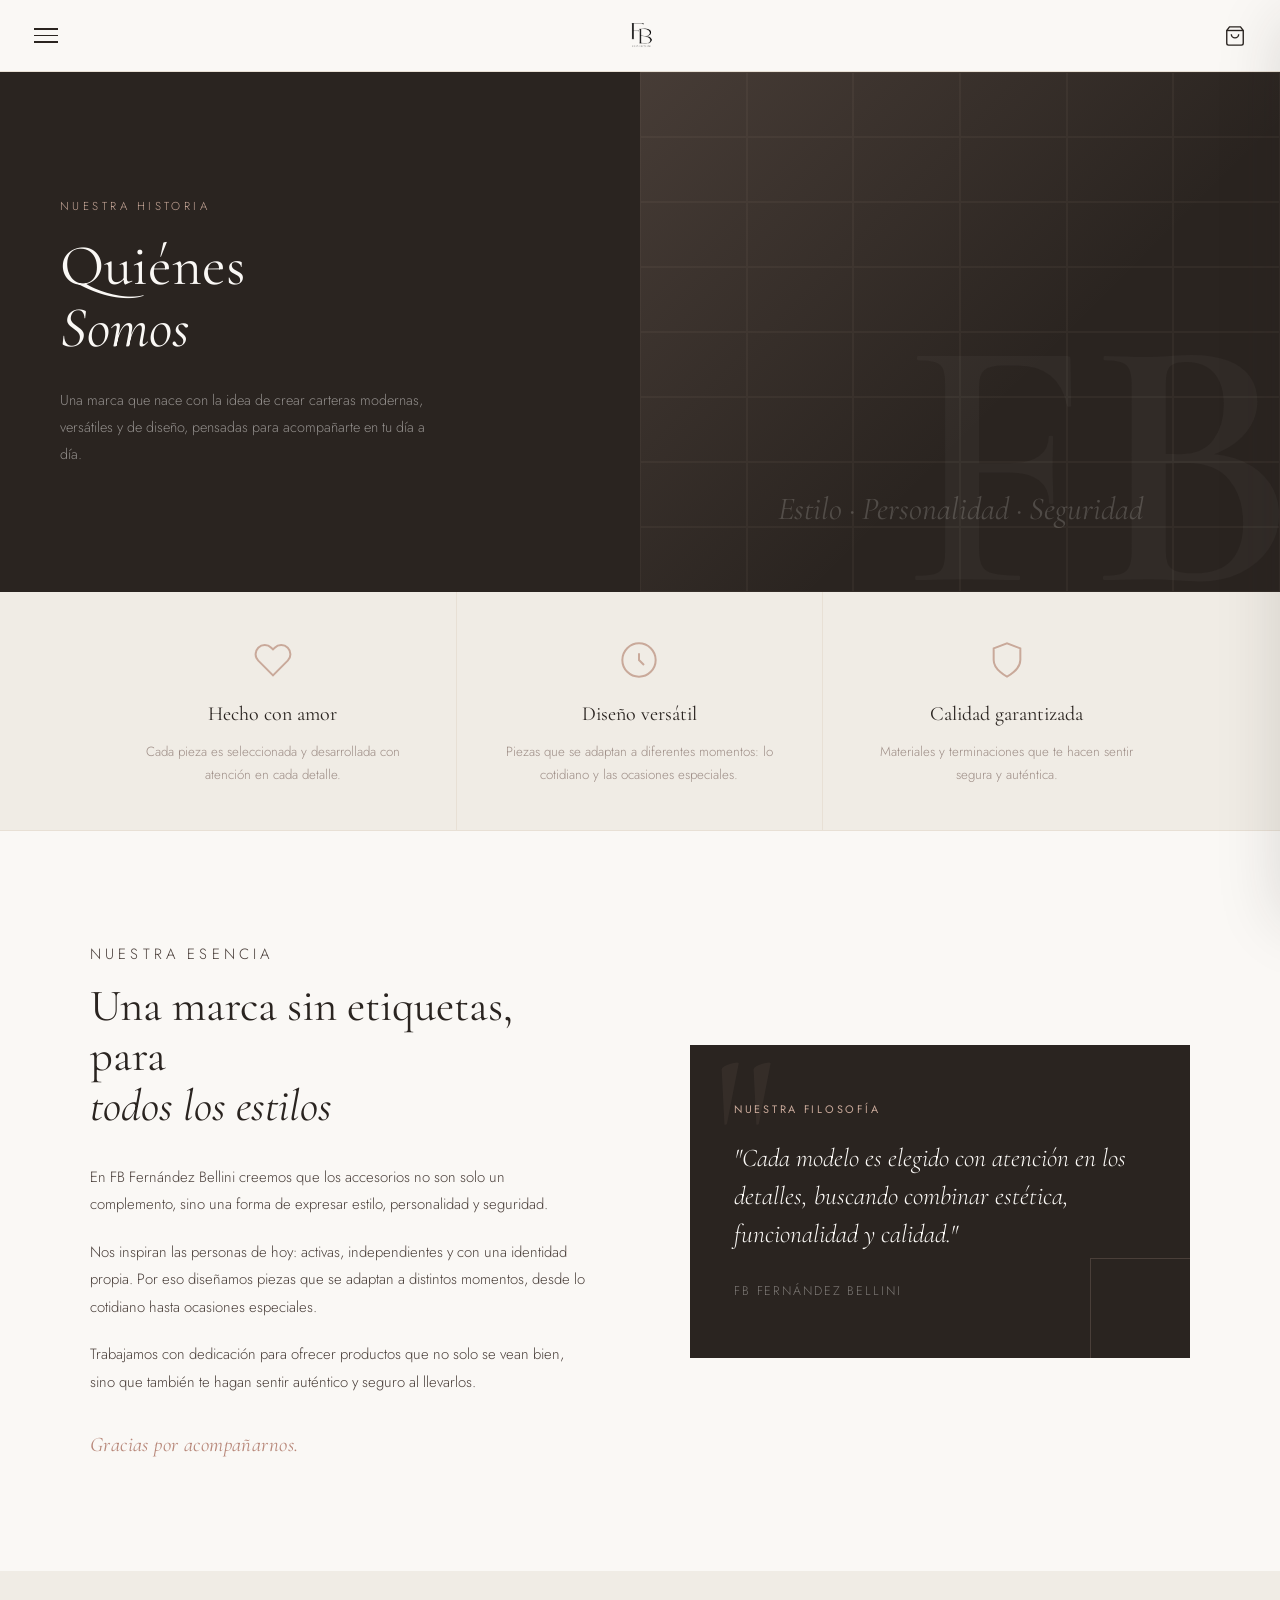
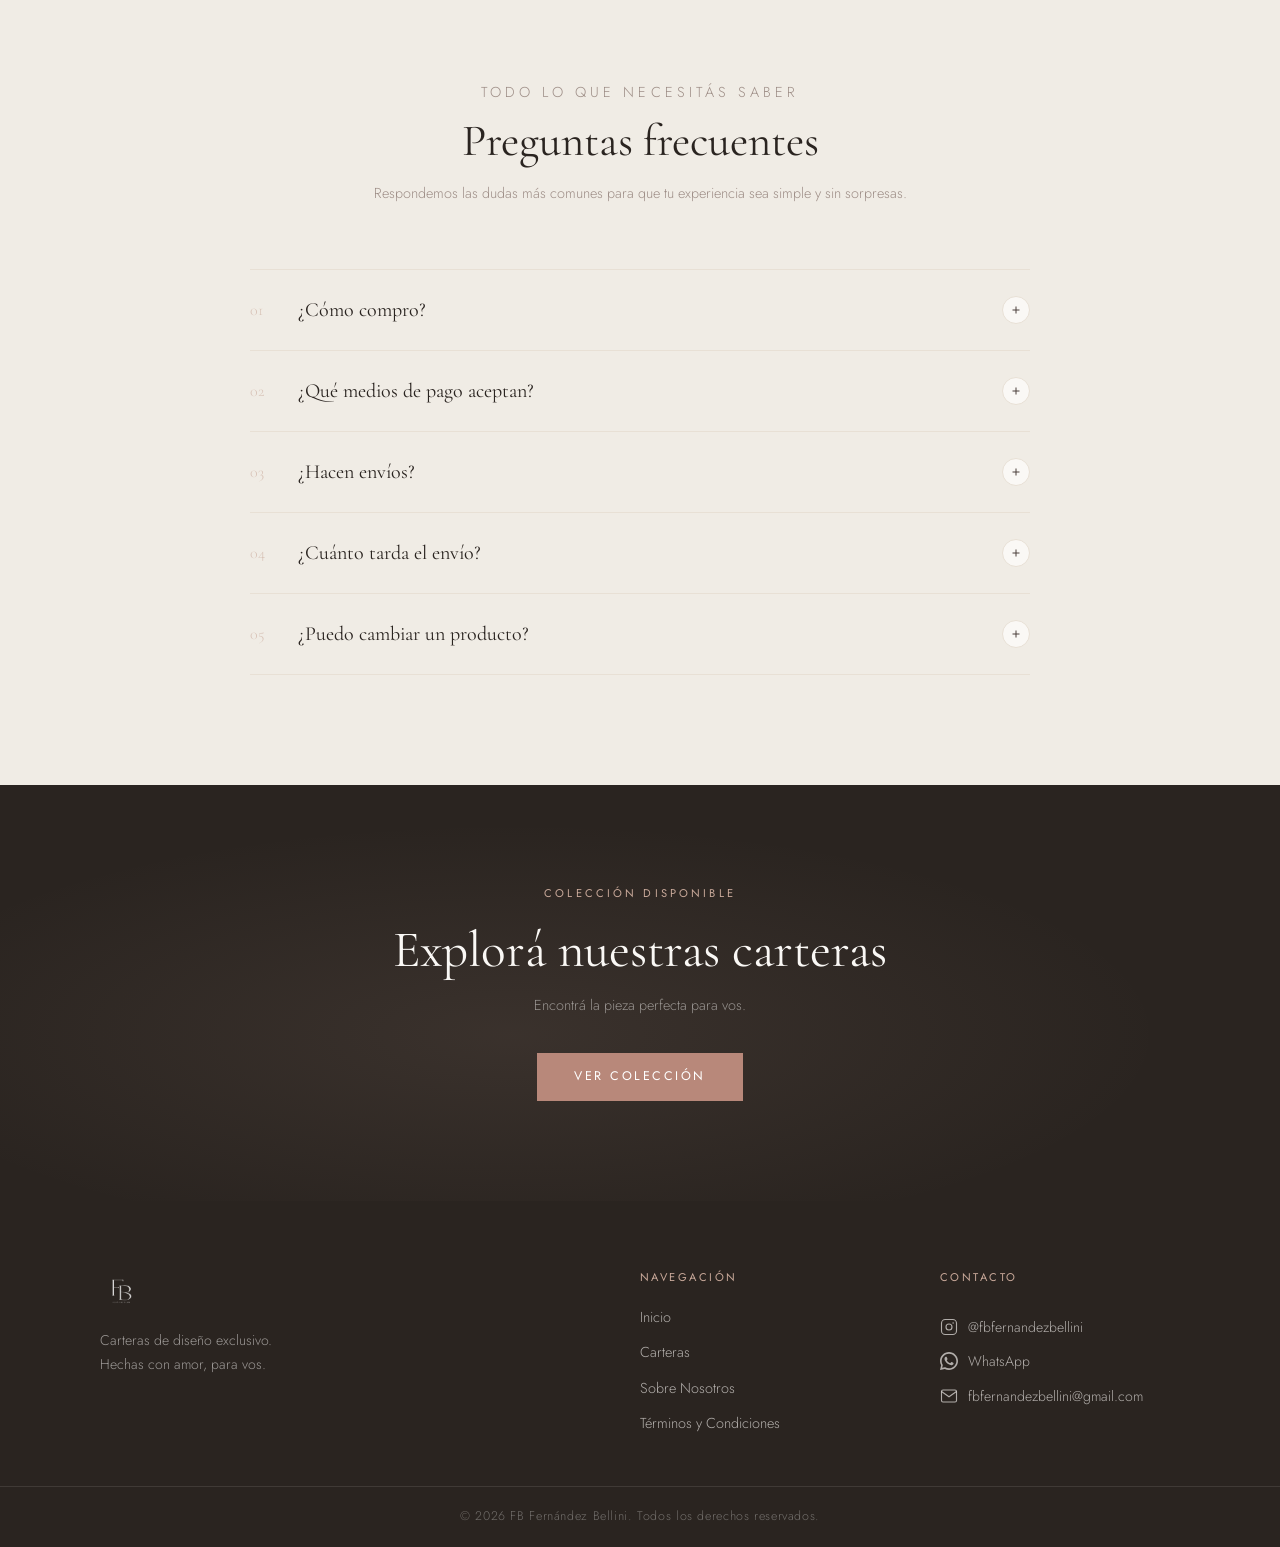
<file: faq.html>
<!DOCTYPE html>
<html lang="es">
<head>
  <meta charset="UTF-8" />
  <meta name="viewport" content="width=device-width, initial-scale=1.0" />

  <title>Quiénes Somos | FB Fernández Bellini</title>
  <meta name="description" content="Conocé la historia y los valores detrás de FB Fernández Bellini. Carteras artesanales de diseño para la mujer moderna." />
  <meta name="robots" content="index, follow" />
  <link rel="canonical" href="https://fbfernandezbellini.com/nosotros.html" />

  <link rel="icon" type="image/png" href="fblogo.png" />
  <link rel="apple-touch-icon" href="fblogo.png" />

  <link rel="preconnect" href="https://fonts.googleapis.com" />
  <link rel="preconnect" href="https://fonts.gstatic.com" crossorigin />
  <link href="https://fonts.googleapis.com/css2?family=Cormorant+Garamond:ital,wght@0,300;0,400;0,500;0,600;1,300;1,400&family=Jost:wght@300;400;500&display=swap" rel="stylesheet" />

  <link rel="stylesheet" href="styles.css" />

  <style>
    /* ===== NOSOTROS PAGE ===== */

    /* --- Hero --- */
    .nosotros-hero {
      margin-top: var(--header-h);
      position: relative;
      background: var(--charcoal);
      overflow: hidden;
      display: grid;
      grid-template-columns: 1fr 1fr;
      min-height: 520px;
    }

    .nosotros-hero::after {
      content: 'FB';
      position: absolute;
      right: -0.05em;
      bottom: -0.15em;
      font-family: var(--ff-display);
      font-size: 28vw;
      font-weight: 600;
      color: rgba(250,248,245,0.03);
      line-height: 1;
      pointer-events: none;
      user-select: none;
    }

    .hero-text-col {
      padding: 80px 70px 80px 60px;
      display: flex;
      flex-direction: column;
      justify-content: center;
      position: relative;
      z-index: 1;
    }

    .hero-text-col .hero-tag {
      font-family: var(--ff-body);
      font-size: 0.72rem;
      font-weight: 300;
      letter-spacing: 0.3em;
      text-transform: uppercase;
      color: var(--rose);
      margin-bottom: 20px;
      display: block;
      opacity: 1;
      transform: none;
      animation: none;
    }

    .hero-text-col h1 {
      font-family: var(--ff-display);
      color: var(--ivory);
      font-size: clamp(2.6rem, 4.5vw, 4.2rem);
      font-weight: 400;
      line-height: 1.08;
      margin-bottom: 28px;
    }

    .hero-text-col p {
      font-size: 0.9rem;
      font-weight: 300;
      color: rgba(250,248,245,0.5);
      line-height: 1.85;
      max-width: 380px;
    }

    .hero-deco-col {
      position: relative;
      overflow: hidden;
    }

    .hero-deco-col::before {
      content: '';
      position: absolute;
      inset: 0;
      background: linear-gradient(135deg, rgba(201,169,154,0.18) 0%, transparent 60%);
      z-index: 1;
    }

    .hero-deco-pattern {
      position: absolute;
      inset: 0;
      display: grid;
      grid-template-columns: repeat(6, 1fr);
      grid-template-rows: repeat(8, 1fr);
      gap: 0;
      opacity: 0.06;
    }

    .hero-deco-pattern span {
      border: 0.5px solid var(--rose);
    }

    .hero-deco-col .accent-line {
      position: absolute;
      bottom: 60px;
      left: 50%;
      transform: translateX(-50%);
      z-index: 2;
      text-align: center;
    }

    .accent-quote {
      font-family: var(--ff-display);
      font-style: italic;
      font-size: clamp(1.4rem, 2.5vw, 2rem);
      color: rgba(250,248,245,0.18);
      line-height: 1.4;
      white-space: nowrap;
    }

    /* --- Valores Strip --- */
    .valores-strip {
      background: var(--ivory-dark);
      border-bottom: 1px solid var(--cream);
      padding: 0 60px;
    }

    .valores-inner {
      max-width: 1100px;
      margin: 0 auto;
      display: grid;
      grid-template-columns: repeat(3, 1fr);
    }

    .valor-item {
      padding: 48px 40px 44px;
      text-align: center;
      border-right: 1px solid var(--cream);
      transition: background var(--transition);
    }

    .valor-item:last-child { border-right: none; }

    .valor-item:hover { background: var(--white); }

    .valor-icon {
      width: 40px;
      height: 40px;
      margin: 0 auto 18px;
      color: var(--rose);
    }

    .valor-title {
      font-family: var(--ff-display);
      font-size: 1.25rem;
      font-weight: 400;
      color: var(--charcoal);
      margin-bottom: 10px;
    }

    .valor-desc {
      font-size: 0.83rem;
      font-weight: 300;
      color: var(--warm-gray);
      line-height: 1.75;
    }

    /* --- Historia Section --- */
    .section-historia {
      padding: 110px 60px;
      background: var(--ivory);
    }

    .historia-grid {
      max-width: 1100px;
      margin: 0 auto;
      display: grid;
      grid-template-columns: 1fr 1fr;
      gap: 100px;
      align-items: center;
    }

    .historia-text .section-tag { margin-bottom: 12px; }

    .historia-text h2 {
      font-family: var(--ff-display);
      font-size: clamp(2rem, 3.5vw, 3rem);
      font-weight: 400;
      color: var(--charcoal);
      margin-bottom: 32px;
      line-height: 1.12;
    }

    .historia-text p {
      font-size: 0.93rem;
      font-weight: 300;
      color: var(--charcoal-md);
      line-height: 1.85;
      margin-bottom: 20px;
    }

    .historia-text p:last-of-type { margin-bottom: 32px; }

    .historia-firma {
      font-family: var(--ff-display);
      font-style: italic;
      font-size: 1.3rem;
      color: var(--rose-dark);
      letter-spacing: 0.02em;
    }

    .historia-visual {
      position: relative;
    }

    .historia-card {
      background: var(--charcoal);
      padding: 56px 44px;
      position: relative;
      overflow: hidden;
    }

    .historia-card::before {
      content: '"';
      position: absolute;
      top: -0.1em;
      left: 0.1em;
      font-family: var(--ff-display);
      font-size: 14rem;
      color: rgba(201,169,154,0.07);
      line-height: 1;
      pointer-events: none;
    }

    .historia-card-tag {
      font-size: 0.68rem;
      letter-spacing: 0.25em;
      text-transform: uppercase;
      color: var(--rose);
      margin-bottom: 20px;
      display: block;
    }

    .historia-card blockquote {
      font-family: var(--ff-display);
      font-style: italic;
      font-size: clamp(1.3rem, 2vw, 1.7rem);
      color: var(--ivory);
      line-height: 1.5;
      font-weight: 300;
      position: relative;
      z-index: 1;
      margin-bottom: 28px;
    }

    .historia-card-footer {
      font-size: 0.78rem;
      font-weight: 300;
      letter-spacing: 0.15em;
      text-transform: uppercase;
      color: rgba(250,248,245,0.4);
    }

    .historia-deco-box {
      position: absolute;
      bottom: -20px;
      right: -20px;
      width: 120px;
      height: 120px;
      border: 1px solid var(--rose);
      opacity: 0.2;
      pointer-events: none;
    }

    /* --- FAQ Section --- */
    .section-faq {
      background: var(--ivory-dark);
      padding: 110px 60px;
    }

    .faq-container {
      max-width: 780px;
      margin: 0 auto;
    }

    .faq-header {
      text-align: center;
      margin-bottom: 64px;
    }

    .faq-header h2 {
      font-family: var(--ff-display);
      font-size: clamp(2rem, 3.5vw, 3rem);
      color: var(--charcoal);
      font-weight: 400;
      margin-bottom: 14px;
    }

    .faq-header p {
      font-size: 0.9rem;
      font-weight: 300;
      color: var(--warm-gray);
    }

    /* Accordion */
    .faq-list {
      display: flex;
      flex-direction: column;
      gap: 0;
    }

    .faq-item {
      border-bottom: 1px solid var(--cream);
      background: transparent;
      transition: background var(--transition);
    }

    .faq-item:first-child { border-top: 1px solid var(--cream); }

    .faq-item.open { background: var(--white); }

    .faq-question {
      width: 100%;
      display: flex;
      align-items: center;
      justify-content: space-between;
      gap: 20px;
      padding: 26px 0;
      text-align: left;
      cursor: pointer;
      transition: color var(--transition);
    }

    .faq-question:hover .faq-q-text { color: var(--rose-dark); }

    .faq-q-num {
      font-family: var(--ff-display);
      font-size: 1rem;
      font-weight: 300;
      color: var(--rose);
      opacity: 0.6;
      min-width: 28px;
    }

    .faq-q-text {
      font-family: var(--ff-display);
      font-size: 1.25rem;
      font-weight: 400;
      color: var(--charcoal);
      flex: 1;
      transition: color var(--transition);
      line-height: 1.3;
    }

    .faq-icon {
      width: 28px;
      height: 28px;
      border: 1px solid var(--cream);
      background: var(--ivory);
      border-radius: 50%;
      display: flex;
      align-items: center;
      justify-content: center;
      flex-shrink: 0;
      transition: background var(--transition), border-color var(--transition), transform var(--transition);
    }

    .faq-icon svg {
      transition: transform 0.35s cubic-bezier(0.4,0,0.2,1);
      color: var(--charcoal-md);
    }

    .faq-item.open .faq-icon {
      background: var(--charcoal);
      border-color: var(--charcoal);
    }

    .faq-item.open .faq-icon svg {
      transform: rotate(45deg);
      color: var(--ivory);
    }

    .faq-answer {
      overflow: hidden;
      max-height: 0;
      transition: max-height 0.42s cubic-bezier(0.4,0,0.2,1), padding 0.35s ease;
      padding: 0 0 0 28px;
    }

    .faq-item.open .faq-answer {
      max-height: 300px;
      padding: 0 0 28px 28px;
    }

    .faq-answer p {
      font-size: 0.92rem;
      font-weight: 300;
      color: var(--charcoal-md);
      line-height: 1.85;
    }

    /* --- CTA Final --- */
    .nosotros-cta {
      background: var(--charcoal);
      padding: 100px 60px;
      text-align: center;
      position: relative;
      overflow: hidden;
    }

    .nosotros-cta::before {
      content: '';
      position: absolute;
      inset: 0;
      background: radial-gradient(ellipse at 40% 60%, rgba(201,169,154,0.1) 0%, transparent 60%);
      pointer-events: none;
    }

    .nosotros-cta .cta-tag {
      font-size: 0.7rem;
      letter-spacing: 0.28em;
      text-transform: uppercase;
      color: var(--rose);
      margin-bottom: 18px;
      display: block;
      position: relative;
      z-index: 1;
    }

    .nosotros-cta h2 {
      font-family: var(--ff-display);
      color: var(--ivory);
      font-size: clamp(2rem, 4vw, 3.2rem);
      font-weight: 400;
      margin-bottom: 14px;
      position: relative;
      z-index: 1;
    }

    .nosotros-cta p {
      font-size: 0.9rem;
      font-weight: 300;
      color: rgba(250,248,245,0.5);
      margin-bottom: 36px;
      position: relative;
      z-index: 1;
    }

    .nosotros-cta .btn-primary {
      position: relative;
      z-index: 1;
    }

    /* ===== RESPONSIVE ===== */
    @media (max-width: 1024px) {
      .nosotros-hero { grid-template-columns: 1fr; }
      .hero-deco-col { display: none; }

      .historia-grid {
        grid-template-columns: 1fr;
        gap: 56px;
      }

      .valores-inner { grid-template-columns: 1fr; }
      .valor-item { border-right: none; border-bottom: 1px solid var(--cream); }
      .valor-item:last-child { border-bottom: none; }
    }

    @media (max-width: 768px) {
      .hero-text-col { padding: 60px 24px; }

      .valores-strip { padding: 0 24px; }

      .section-historia,
      .section-faq,
      .nosotros-cta { padding: 70px 24px; }

      .historia-card { padding: 40px 28px; }

      .faq-q-text { font-size: 1.08rem; }

      .faq-item.open .faq-answer { padding: 0 0 22px 0; }
      .faq-answer { padding: 0; }
    }
  </style>
</head>
<body>

  <!-- ===== SIDE MENU ===== -->
  <div class="menu-overlay" id="menuOverlay" role="dialog" aria-modal="true" aria-label="Menú de navegación">
    <nav class="side-menu" id="sideMenu">
      <button class="menu-close" id="menuClose" aria-label="Cerrar menú">&times;</button>
      <div class="menu-logo">
        <img src="fblogo.png" href="index.html" alt="FB Fernández Bellini logo" />
      </div>
      <ul class="menu-links">
        <li><a href="index.html" class="menu-link">Inicio</a></li>
        <li><a href="index.html#carteras" class="menu-link">Carteras</a></li>
        <li><a href="faq.html" class="menu-link" style="color:var(--rose-dark)">Sobre Nosotros</a></li>
        <li><a href="tos.html" class="menu-link">Términos y Condiciones</a></li>
      </ul>
      <div class="menu-social">
        <a href="https://www.instagram.com/fbfernandezbellini/" target="_blank" rel="noopener noreferrer" aria-label="Instagram">
          <svg width="20" height="20" viewBox="0 0 24 24" fill="none" stroke="currentColor" stroke-width="1.5">
            <rect x="2" y="2" width="20" height="20" rx="5" ry="5"/>
            <circle cx="12" cy="12" r="4"/>
            <circle cx="17.5" cy="6.5" r="1" fill="currentColor" stroke="none"/>
          </svg>
          @fbfernandezbellini
        </a>
      </div>
    </nav>
  </div>

  <!-- ===== HEADER ===== -->
  <header class="header" id="header" role="banner">
    <button class="hamburger" id="hamburger" aria-label="Abrir menú" aria-expanded="false">
      <span></span><span></span><span></span>
    </button>
    <a href="index.html" class="header-logo" aria-label="FB Fernández Bellini - Inicio">
      <img src="fblogo.png" alt="FB Fernández Bellini" />
    </a>
    <button class="cart-btn" id="cartBtn" aria-label="Ver carrito de compras">
      <svg width="22" height="22" viewBox="0 0 24 24" fill="none" stroke="currentColor" stroke-width="1.5">
        <path d="M6 2L3 6v14a2 2 0 002 2h14a2 2 0 002-2V6l-3-4z"/>
        <line x1="3" y1="6" x2="21" y2="6"/>
        <path d="M16 10a4 4 0 01-8 0"/>
      </svg>
      <span class="cart-count" id="cartCount" aria-live="polite">0</span>
    </button>
  </header>

  <!-- ===== CART DRAWER ===== -->
  <aside class="cart-drawer" id="cartDrawer" role="complementary" aria-label="Carrito de compras">
    <div class="cart-header">
      <h2>Tu Carrito</h2>
      <button class="cart-close" id="cartClose" aria-label="Cerrar carrito">&times;</button>
    </div>
    <div class="cart-items" id="cartItems">
      <p class="cart-empty">Tu carrito está vacío</p>
    </div>
    <div class="cart-footer" id="cartFooter">
      <div class="cart-totals">
        <span>Subtotal</span><span id="cartSubtotal">$0</span>
      </div>
      <button class="btn-checkout" id="checkoutBtn" aria-label="Finalizar compra vía WhatsApp">
        <svg width="18" height="18" viewBox="0 0 24 24" fill="currentColor">
          <path d="M17.472 14.382c-.297-.149-1.758-.867-2.03-.967-.273-.099-.471-.148-.67.15-.197.297-.767.966-.94 1.164-.173.199-.347.223-.644.075-.297-.15-1.255-.463-2.39-1.475-.883-.788-1.48-1.761-1.653-2.059-.173-.297-.018-.458.13-.606.134-.133.298-.347.446-.52.149-.174.198-.298.298-.497.099-.198.05-.371-.025-.52-.075-.149-.669-1.612-.916-2.207-.242-.579-.487-.5-.669-.51-.173-.008-.371-.01-.57-.01-.198 0-.52.074-.792.372-.272.297-1.04 1.016-1.04 2.479 0 1.462 1.065 2.875 1.213 3.074.149.198 2.096 3.2 5.077 4.487.709.306 1.262.489 1.694.625.712.227 1.36.195 1.871.118.571-.085 1.758-.719 2.006-1.413.248-.694.248-1.289.173-1.413-.074-.124-.272-.198-.57-.347z"/>
          <path d="M12.002 0C5.373 0 0 5.373 0 12.001c0 2.118.554 4.103 1.522 5.831L.053 23.961l6.266-1.442A11.937 11.937 0 0012.002 24C18.63 24 24 18.627 24 12.001 24 5.373 18.63 0 12.002 0zm0 21.818a9.807 9.807 0 01-5.032-1.382l-.361-.214-3.72.856.894-3.614-.236-.371A9.804 9.804 0 012.181 12c0-5.418 4.403-9.818 9.82-9.818 5.419 0 9.82 4.4 9.82 9.818 0 5.419-4.401 9.818-9.819 9.818z"/>
        </svg>
        Finalizar por WhatsApp
      </button>
    </div>
  </aside>
  <div class="cart-overlay" id="cartOverlay"></div>

  <!-- ===== MAIN ===== -->
  <main>

    <!-- Hero -->
    <div class="nosotros-hero">
      <div class="hero-text-col">
        <span class="hero-tag">Nuestra historia</span>
        <h1>Quiénes<br/><em>Somos</em></h1>
        <p>Una marca que nace con la idea de crear carteras modernas, versátiles y de diseño, pensadas para acompañarte en tu día a día.</p>
      </div>
      <div class="hero-deco-col" aria-hidden="true">
        <div class="hero-deco-pattern">
          <!-- 48 celdas decorativas -->
          <span></span><span></span><span></span><span></span><span></span><span></span>
          <span></span><span></span><span></span><span></span><span></span><span></span>
          <span></span><span></span><span></span><span></span><span></span><span></span>
          <span></span><span></span><span></span><span></span><span></span><span></span>
          <span></span><span></span><span></span><span></span><span></span><span></span>
          <span></span><span></span><span></span><span></span><span></span><span></span>
          <span></span><span></span><span></span><span></span><span></span><span></span>
          <span></span><span></span><span></span><span></span><span></span><span></span>
        </div>
        <div class="accent-line">
          <p class="accent-quote">Estilo · Personalidad · Seguridad</p>
        </div>
      </div>
    </div>

    <!-- Valores Strip -->
    <div class="valores-strip reveal">
      <div class="valores-inner">
        <div class="valor-item">
          <div class="valor-icon">
            <svg viewBox="0 0 24 24" fill="none" stroke="currentColor" stroke-width="1.2">
              <path d="M20.84 4.61a5.5 5.5 0 00-7.78 0L12 5.67l-1.06-1.06a5.5 5.5 0 00-7.78 7.78l1.06 1.06L12 21.23l7.78-7.78 1.06-1.06a5.5 5.5 0 000-7.78z"/>
            </svg>
          </div>
          <p class="valor-title">Hecho con amor</p>
          <p class="valor-desc">Cada pieza es seleccionada y desarrollada con atención en cada detalle.</p>
        </div>
        <div class="valor-item">
          <div class="valor-icon">
            <svg viewBox="0 0 24 24" fill="none" stroke="currentColor" stroke-width="1.2">
              <circle cx="12" cy="12" r="10"/>
              <path d="M12 8v4l3 3"/>
            </svg>
          </div>
          <p class="valor-title">Diseño versátil</p>
          <p class="valor-desc">Piezas que se adaptan a diferentes momentos: lo cotidiano y las ocasiones especiales.</p>
        </div>
        <div class="valor-item">
          <div class="valor-icon">
            <svg viewBox="0 0 24 24" fill="none" stroke="currentColor" stroke-width="1.2">
              <path d="M12 22s8-4 8-10V5l-8-3-8 3v7c0 6 8 10 8 10z"/>
            </svg>
          </div>
          <p class="valor-title">Calidad garantizada</p>
          <p class="valor-desc">Materiales y terminaciones que te hacen sentir segura y auténtica.</p>
        </div>
      </div>
    </div>

    <!-- Historia -->
    <section class="section-historia" id="nosotros">
      <div class="historia-grid">

        <div class="historia-text reveal">
          <p class="section-tag">Nuestra esencia</p>
          <h2>Una marca sin etiquetas, para<br/><em> todos los estilos</em></h2>
          <p>En FB Fernández Bellini creemos que los accesorios no son solo un complemento, sino una forma de expresar estilo, personalidad y seguridad.</p>
          <p>Nos inspiran las personas de hoy: activas, independientes y con una identidad propia. Por eso diseñamos piezas que se adaptan a distintos momentos, desde lo cotidiano hasta ocasiones especiales.
</p>
          <p>Trabajamos con dedicación para ofrecer productos que no solo se vean bien, sino que también te hagan sentir auténtico y seguro al llevarlos.</p>
          <span class="historia-firma">Gracias por acompañarnos.</span>
        </div>

        <div class="historia-visual reveal">
          <div class="historia-card">
            <span class="historia-card-tag">Nuestra filosofía</span>
            <blockquote>
              "Cada modelo es elegido con atención en los detalles, buscando combinar estética, funcionalidad y calidad."
            </blockquote>
            <p class="historia-card-footer">FB Fernández Bellini</p>
            <div class="historia-deco-box" aria-hidden="true"></div>
          </div>
        </div>

      </div>
    </section>

    <!-- FAQ -->
    <section class="section-faq" id="faq">
      <div class="faq-container">

        <div class="faq-header reveal">
          <p class="section-tag">Todo lo que necesitás saber</p>
          <h2>Preguntas frecuentes</h2>
          <p>Respondemos las dudas más comunes para que tu experiencia sea simple y sin sorpresas.</p>
        </div>

        <div class="faq-list reveal" role="list">

          <div class="faq-item" role="listitem">
            <button class="faq-question" aria-expanded="false">
              <span class="faq-q-num">01</span>
              <span class="faq-q-text">¿Cómo compro?</span>
              <span class="faq-icon" aria-hidden="true">
                <svg width="12" height="12" viewBox="0 0 24 24" fill="none" stroke="currentColor" stroke-width="2">
                  <line x1="12" y1="5" x2="12" y2="19"/><line x1="5" y1="12" x2="19" y2="12"/>
                </svg>
              </span>
            </button>
            <div class="faq-answer" aria-hidden="true">
              <p>Elegís el producto que te gusta, lo agregás al carrito y seguís los pasos para finalizar la compra. Al confirmar, nos contactamos por WhatsApp para coordinar el pago y el envío.</p>
            </div>
          </div>

          <div class="faq-item" role="listitem">
            <button class="faq-question" aria-expanded="false">
              <span class="faq-q-num">02</span>
              <span class="faq-q-text">¿Qué medios de pago aceptan?</span>
              <span class="faq-icon" aria-hidden="true">
                <svg width="12" height="12" viewBox="0 0 24 24" fill="none" stroke="currentColor" stroke-width="2">
                  <line x1="12" y1="5" x2="12" y2="19"/><line x1="5" y1="12" x2="19" y2="12"/>
                </svg>
              </span>
            </button>
            <div class="faq-answer" aria-hidden="true">
              <p>Aceptamos transferencia bancaria y Mercado Pago. El pedido se confirma una vez acreditado el pago.</p>
            </div>
          </div>

          <div class="faq-item" role="listitem">
            <button class="faq-question" aria-expanded="false">
              <span class="faq-q-num">03</span>
              <span class="faq-q-text">¿Hacen envíos?</span>
              <span class="faq-icon" aria-hidden="true">
                <svg width="12" height="12" viewBox="0 0 24 24" fill="none" stroke="currentColor" stroke-width="2">
                  <line x1="12" y1="5" x2="12" y2="19"/><line x1="5" y1="12" x2="19" y2="12"/>
                </svg>
              </span>
            </button>
            <div class="faq-answer" aria-hidden="true">
              <p>Sí, realizamos envíos a todo el país a través de correo o mensajería. Una vez despachado el pedido, te enviamos el número de seguimiento para que puedas rastrearlo.</p>
            </div>
          </div>

          <div class="faq-item" role="listitem">
            <button class="faq-question" aria-expanded="false">
              <span class="faq-q-num">04</span>
              <span class="faq-q-text">¿Cuánto tarda el envío?</span>
              <span class="faq-icon" aria-hidden="true">
                <svg width="12" height="12" viewBox="0 0 24 24" fill="none" stroke="currentColor" stroke-width="2">
                  <line x1="12" y1="5" x2="12" y2="19"/><line x1="5" y1="12" x2="19" y2="12"/>
                </svg>
              </span>
            </button>
            <div class="faq-answer" aria-hidden="true">
              <p>Despachamos dentro de 2 a 5 días hábiles luego de acreditado el pago. Los tiempos de entrega dependen del correo y la zona de destino.</p>
            </div>
          </div>

          <div class="faq-item" role="listitem">
            <button class="faq-question" aria-expanded="false">
              <span class="faq-q-num">05</span>
              <span class="faq-q-text">¿Puedo cambiar un producto?</span>
              <span class="faq-icon" aria-hidden="true">
                <svg width="12" height="12" viewBox="0 0 24 24" fill="none" stroke="currentColor" stroke-width="2">
                  <line x1="12" y1="5" x2="12" y2="19"/><line x1="5" y1="12" x2="19" y2="12"/>
                </svg>
              </span>
            </button>
            <div class="faq-answer" aria-hidden="true">
              <p>Sí, dentro de los 10 días de recibido el producto, siempre que esté sin uso, en perfectas condiciones y con su packaging original. Para gestionarlo escribinos por WhatsApp o Instagram.</p>
            </div>
          </div>

        </div>
      </div>
    </section>

    <!-- CTA Final -->
    <div class="nosotros-cta reveal">
      <span class="cta-tag">Colección disponible</span>
      <h2>Explorá nuestras carteras</h2>
      <p>Encontrá la pieza perfecta para vos.</p>
      <a href="index.html#carteras" class="btn-primary">Ver Colección</a>
    </div>

  </main>

  <!-- ===== FOOTER ===== -->
  <footer class="footer" role="contentinfo">
    <div class="footer-inner">
      <div class="footer-brand">
        <img src="fblogo.png" alt="FB Fernández Bellini" class="footer-logo" />
        <p>Carteras de diseño exclusivo.<br/>Hechas con amor, para vos.</p>
      </div>
      <div class="footer-nav">
        <h4>Navegación</h4>
          <ul>
          <li><a href="index.html">Inicio</a></li>
          <li><a href="index.html#carteras">Carteras</a></li>
          <li><a href="faq.html">Sobre Nosotros</a></li>
          <li><a href="tos.html">Términos y Condiciones</a></li>
        </ul>
      </div>
      <div class="footer-contact">
        <h4>Contacto</h4>
        <a href="https://www.instagram.com/fbfernandezbellini/" target="_blank" rel="noopener noreferrer" class="footer-social" aria-label="Instagram">
          <svg width="18" height="18" viewBox="0 0 24 24" fill="none" stroke="currentColor" stroke-width="1.5">
            <rect x="2" y="2" width="20" height="20" rx="5"/>
            <circle cx="12" cy="12" r="4"/>
            <circle cx="17.5" cy="6.5" r="1" fill="currentColor" stroke="none"/>
          </svg>
          @fbfernandezbellini
        </a>
        <a href="https://wa.me/5491144036133" target="_blank" rel="noopener noreferrer" class="footer-social" aria-label="WhatsApp">
          <svg width="18" height="18" viewBox="0 0 24 24" fill="currentColor">
            <path d="M17.472 14.382c-.297-.149-1.758-.867-2.03-.967-.273-.099-.471-.148-.67.15-.197.297-.767.966-.94 1.164-.173.199-.347.223-.644.075-.297-.15-1.255-.463-2.39-1.475-.883-.788-1.48-1.761-1.653-2.059-.173-.297-.018-.458.13-.606.134-.133.298-.347.446-.52.149-.174.198-.298.298-.497.099-.198.05-.371-.025-.52-.075-.149-.669-1.612-.916-2.207-.242-.579-.487-.5-.669-.51-.173-.008-.371-.01-.57-.01-.198 0-.52.074-.792.372-.272.297-1.04 1.016-1.04 2.479 0 1.462 1.065 2.875 1.213 3.074.149.198 2.096 3.2 5.077 4.487.709.306 1.262.489 1.694.625.712.227 1.36.195 1.871.118.571-.085 1.758-.719 2.006-1.413.248-.694.248-1.289.173-1.413-.074-.124-.272-.198-.57-.347z"/>
            <path d="M12.002 0C5.373 0 0 5.373 0 12.001c0 2.118.554 4.103 1.522 5.831L.053 23.961l6.266-1.442A11.937 11.937 0 0012.002 24C18.63 24 24 18.627 24 12.001 24 5.373 18.63 0 12.002 0zm0 21.818a9.807 9.807 0 01-5.032-1.382l-.361-.214-3.72.856.894-3.614-.236-.371A9.804 9.804 0 012.181 12c0-5.418 4.403-9.818 9.82-9.818 5.419 0 9.82 4.4 9.82 9.818 0 5.419-4.401 9.818-9.819 9.818z"/>
          </svg>
          WhatsApp
        </a>
        <a href="mailto:fbfernandezbellini@gmail.com" class="footer-social" aria-label="Email">
          <svg width="18" height="18" viewBox="0 0 24 24" fill="none" stroke="currentColor" stroke-width="1.5">
            <rect x="2" y="4" width="20" height="16" rx="2"/>
            <path d="M2 6l10 7 10-7"/>
          </svg>
          fbfernandezbellini@gmail.com
        </a>
      </div>
    </div>
    <div class="footer-bottom">
      <p>&copy; <span id="year"></span> FB Fernández Bellini. Todos los derechos reservados.</p>
    </div>
  </footer>

  <div id="toast" class="toast" role="alert" aria-live="polite"></div>

  <script>
    'use strict';

    /* ===== CART ===== */
    const formatPrice = (n) => '$' + n.toLocaleString('es-AR', { minimumFractionDigits: 0 });
    function loadCart() { return JSON.parse(localStorage.getItem('fbfb_cart') || '[]'); }
    function saveCart(c) { localStorage.setItem('fbfb_cart', JSON.stringify(c)); }

    function updateCartCount() {
      const total = loadCart().reduce((s, i) => s + i.qty, 0);
      const el = document.getElementById('cartCount');
      el.textContent = total;
      el.classList.toggle('visible', total > 0);
    }

    function renderCart() {
      const cart = loadCart();
      const cartItemsEl = document.getElementById('cartItems');
      const subtotalEl  = document.getElementById('cartSubtotal');

      if (cart.length === 0) {
        cartItemsEl.innerHTML = '<p class="cart-empty">Tu carrito está vacío</p>';
        subtotalEl.textContent = '$0';
        return;
      }

      subtotalEl.textContent = formatPrice(cart.reduce((s, i) => s + i.price * i.qty, 0));
      cartItemsEl.innerHTML = '';

      cart.forEach(item => {
        const el = document.createElement('div');
        el.className = 'cart-item';
        el.innerHTML = `
          <img src="${item.image}" alt="${item.alt || item.name}" loading="lazy" />
          <div class="cart-item-info">
            <p class="cart-item-name">${item.name}</p>
            <p class="cart-item-price">${formatPrice(item.price)}</p>
            <div class="cart-item-qty">
              <button class="qty-btn" data-key="${item.key}" data-delta="-1" aria-label="Reducir">−</button>
              <span class="qty-num">${item.qty}</span>
              <button class="qty-btn" data-key="${item.key}" data-delta="1" aria-label="Aumentar">+</button>
            </div>
          </div>
          <button class="cart-item-remove" data-key="${item.key}" aria-label="Eliminar">×</button>
        `;
        cartItemsEl.appendChild(el);
      });

      cartItemsEl.querySelectorAll('.qty-btn').forEach(btn => {
        btn.addEventListener('click', () => {
          const c = loadCart();
          const it = c.find(i => i.key === btn.dataset.key);
          if (it) { it.qty = Math.max(1, it.qty + parseInt(btn.dataset.delta)); saveCart(c); renderCart(); updateCartCount(); }
        });
      });
      cartItemsEl.querySelectorAll('.cart-item-remove').forEach(btn => {
        btn.addEventListener('click', () => {
          saveCart(loadCart().filter(i => i.key !== btn.dataset.key));
          renderCart(); updateCartCount();
        });
      });
    }

    function openCart()  { document.getElementById('cartDrawer').classList.add('open'); document.getElementById('cartOverlay').classList.add('open'); document.body.style.overflow = 'hidden'; }
    function closeCart() { document.getElementById('cartDrawer').classList.remove('open'); document.getElementById('cartOverlay').classList.remove('open'); document.body.style.overflow = ''; }

    document.getElementById('cartBtn').addEventListener('click', openCart);
    document.getElementById('cartClose').addEventListener('click', closeCart);
    document.getElementById('cartOverlay').addEventListener('click', closeCart);

    document.getElementById('checkoutBtn').addEventListener('click', () => {
      const cart = loadCart();
      if (cart.length === 0) { showToast('Tu carrito está vacío'); return; }
      const lines = cart.map(i => `• ${i.name} x${i.qty} — ${formatPrice(i.price * i.qty)}`);
      const total = cart.reduce((s, i) => s + i.price * i.qty, 0);
      const msg = encodeURIComponent(['¡Hola! Me gustaría hacer el siguiente pedido:','', ...lines,'',`*Total: ${formatPrice(total)}*`,'','¿Pueden confirmarme disponibilidad y formas de pago? ¡Gracias! 😊'].join('\n'));
      window.open(`https://wa.me/5491144036133?text=${msg}`, '_blank', 'noopener,noreferrer');
    });

    /* ===== MENU ===== */
    function openMenu()  { document.getElementById('menuOverlay').classList.add('open'); document.body.style.overflow = 'hidden'; document.getElementById('hamburger').setAttribute('aria-expanded','true'); }
    function closeMenu() { document.getElementById('menuOverlay').classList.remove('open'); document.body.style.overflow = ''; document.getElementById('hamburger').setAttribute('aria-expanded','false'); }

    document.getElementById('hamburger').addEventListener('click', openMenu);
    document.getElementById('menuClose').addEventListener('click', closeMenu);
    document.getElementById('menuOverlay').addEventListener('click', (e) => { if (e.target === document.getElementById('menuOverlay')) closeMenu(); });
    document.addEventListener('keydown', (e) => { if (e.key === 'Escape') { closeMenu(); closeCart(); } });

    /* ===== FAQ ACCORDION ===== */
    document.querySelectorAll('.faq-question').forEach(btn => {
      btn.addEventListener('click', () => {
        const item   = btn.closest('.faq-item');
        const answer = item.querySelector('.faq-answer');
        const isOpen = item.classList.contains('open');

        // Cerrar todos
        document.querySelectorAll('.faq-item').forEach(el => {
          el.classList.remove('open');
          el.querySelector('.faq-question').setAttribute('aria-expanded', 'false');
          el.querySelector('.faq-answer').setAttribute('aria-hidden', 'true');
        });

        // Abrir el clickeado (si estaba cerrado)
        if (!isOpen) {
          item.classList.add('open');
          btn.setAttribute('aria-expanded', 'true');
          answer.setAttribute('aria-hidden', 'false');
        }
      });
    });

    /* ===== REVEAL ===== */
    const observer = new IntersectionObserver((entries) => {
      entries.forEach(e => { if (e.isIntersecting) { e.target.classList.add('visible'); observer.unobserve(e.target); } });
    }, { threshold: 0.08, rootMargin: '0px 0px -50px 0px' });
    document.querySelectorAll('.reveal').forEach(el => observer.observe(el));

    /* ===== HEADER SCROLL ===== */
    window.addEventListener('scroll', () => {
      document.getElementById('header').classList.toggle('scrolled', window.scrollY > 20);
    }, { passive: true });

    /* ===== TOAST ===== */
    let toastTimer;
    function showToast(msg) {
      const t = document.getElementById('toast');
      t.textContent = msg; t.classList.add('show');
      clearTimeout(toastTimer);
      toastTimer = setTimeout(() => t.classList.remove('show'), 3000);
    }

    /* ===== INIT ===== */
    document.getElementById('year').textContent = new Date().getFullYear();
    renderCart();
    updateCartCount();
  </script>

</body>
</html>
</file>
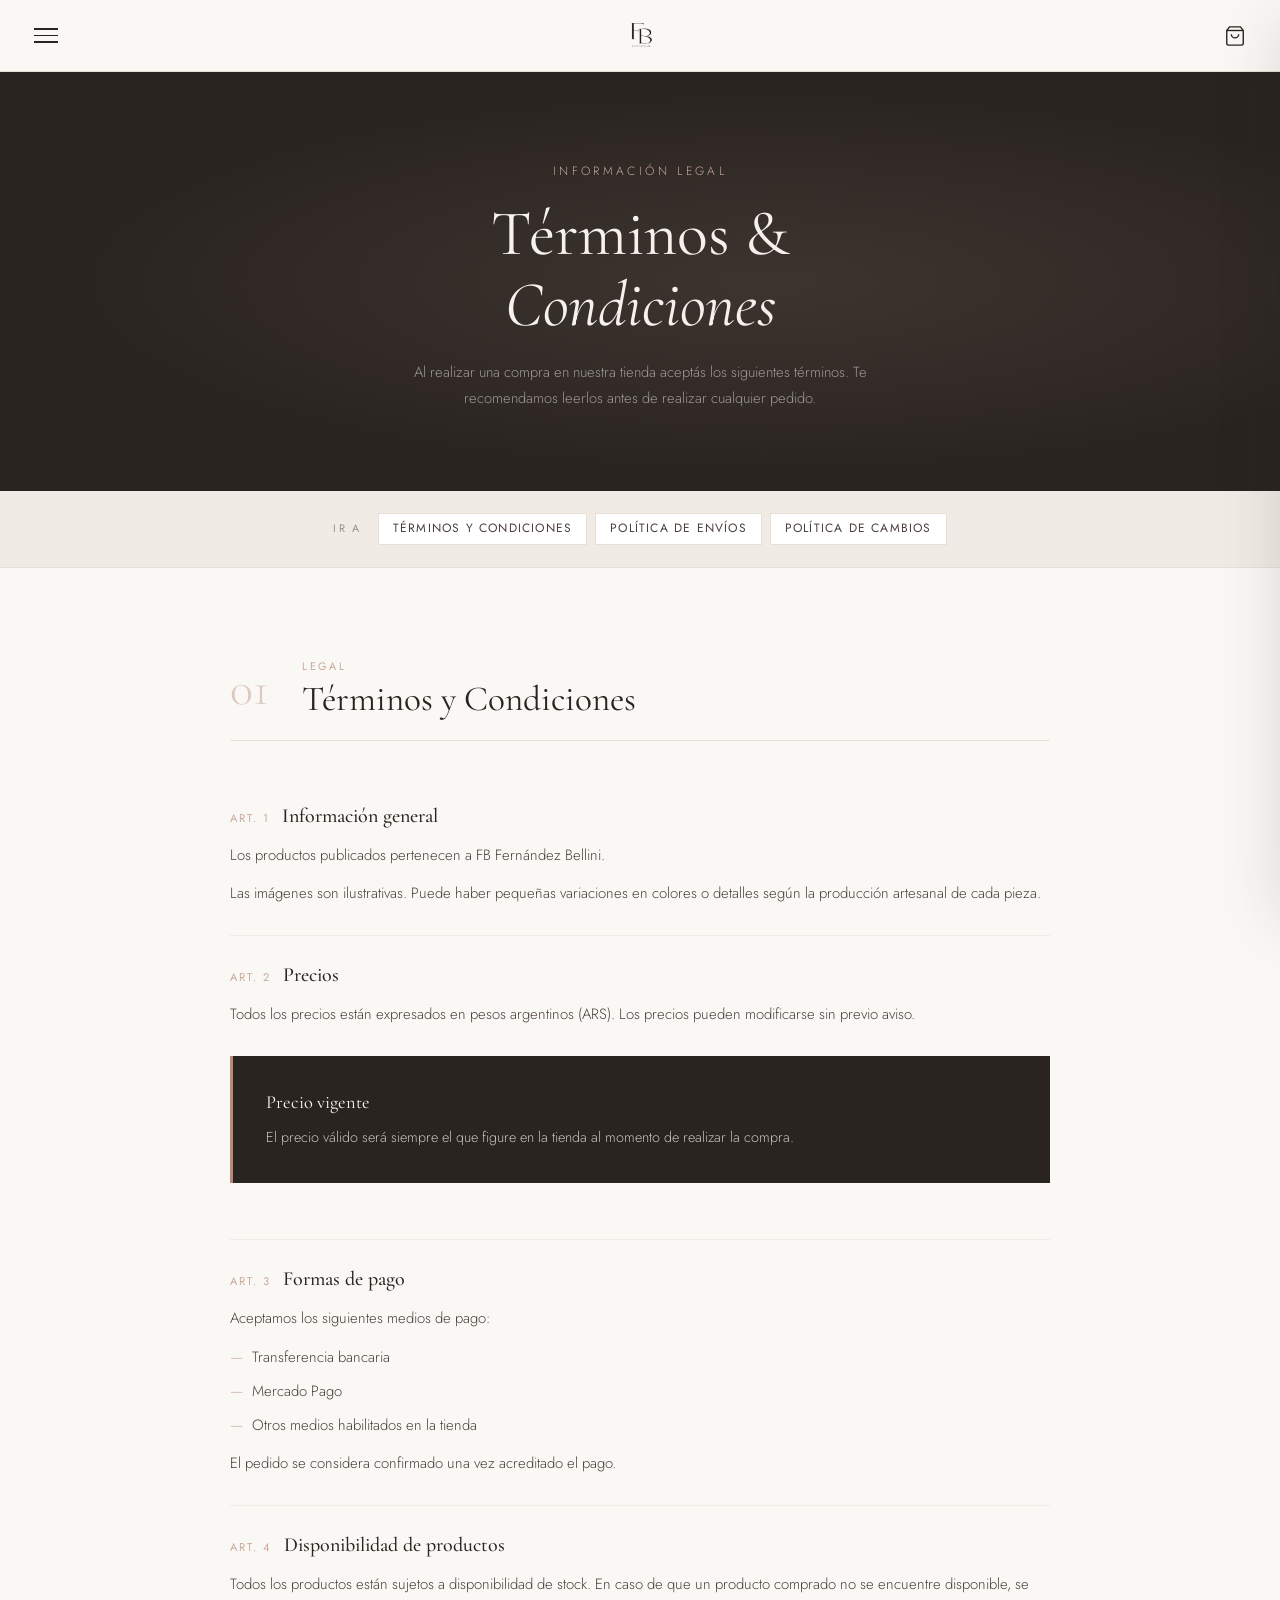
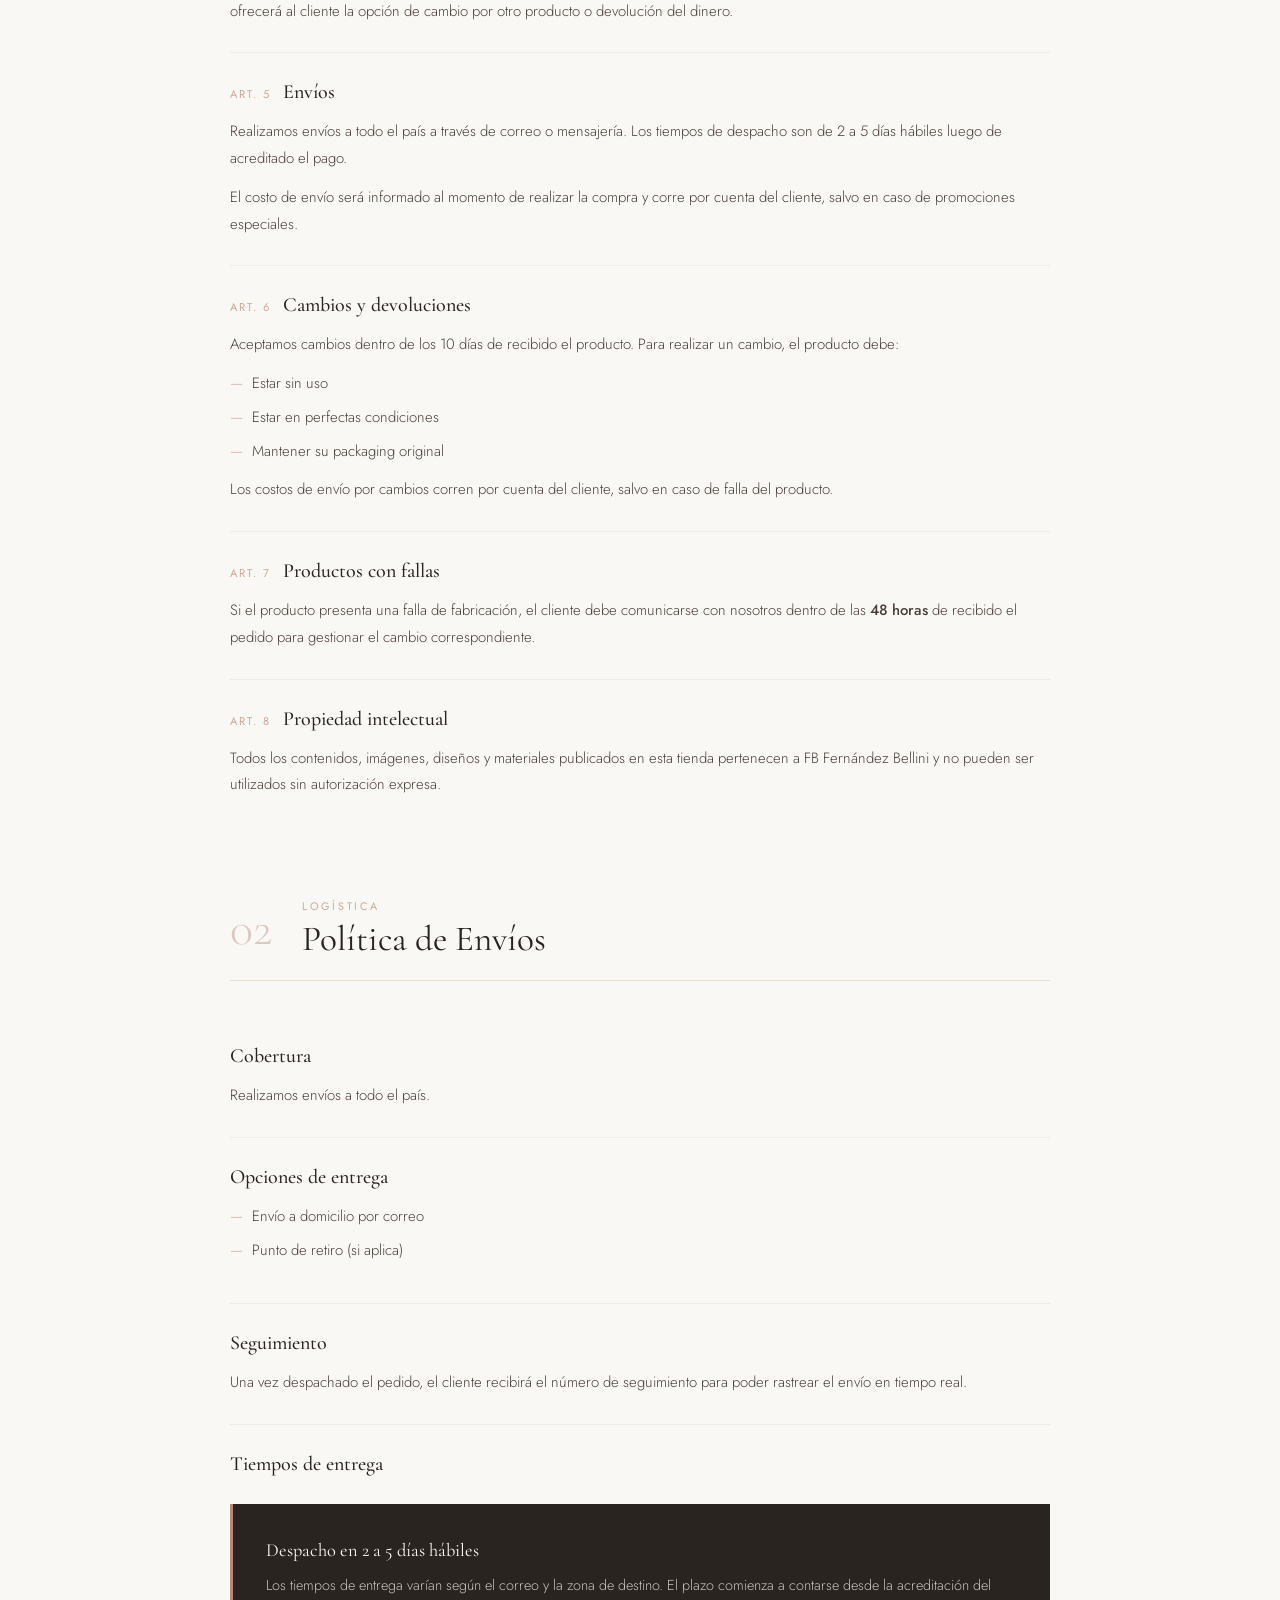
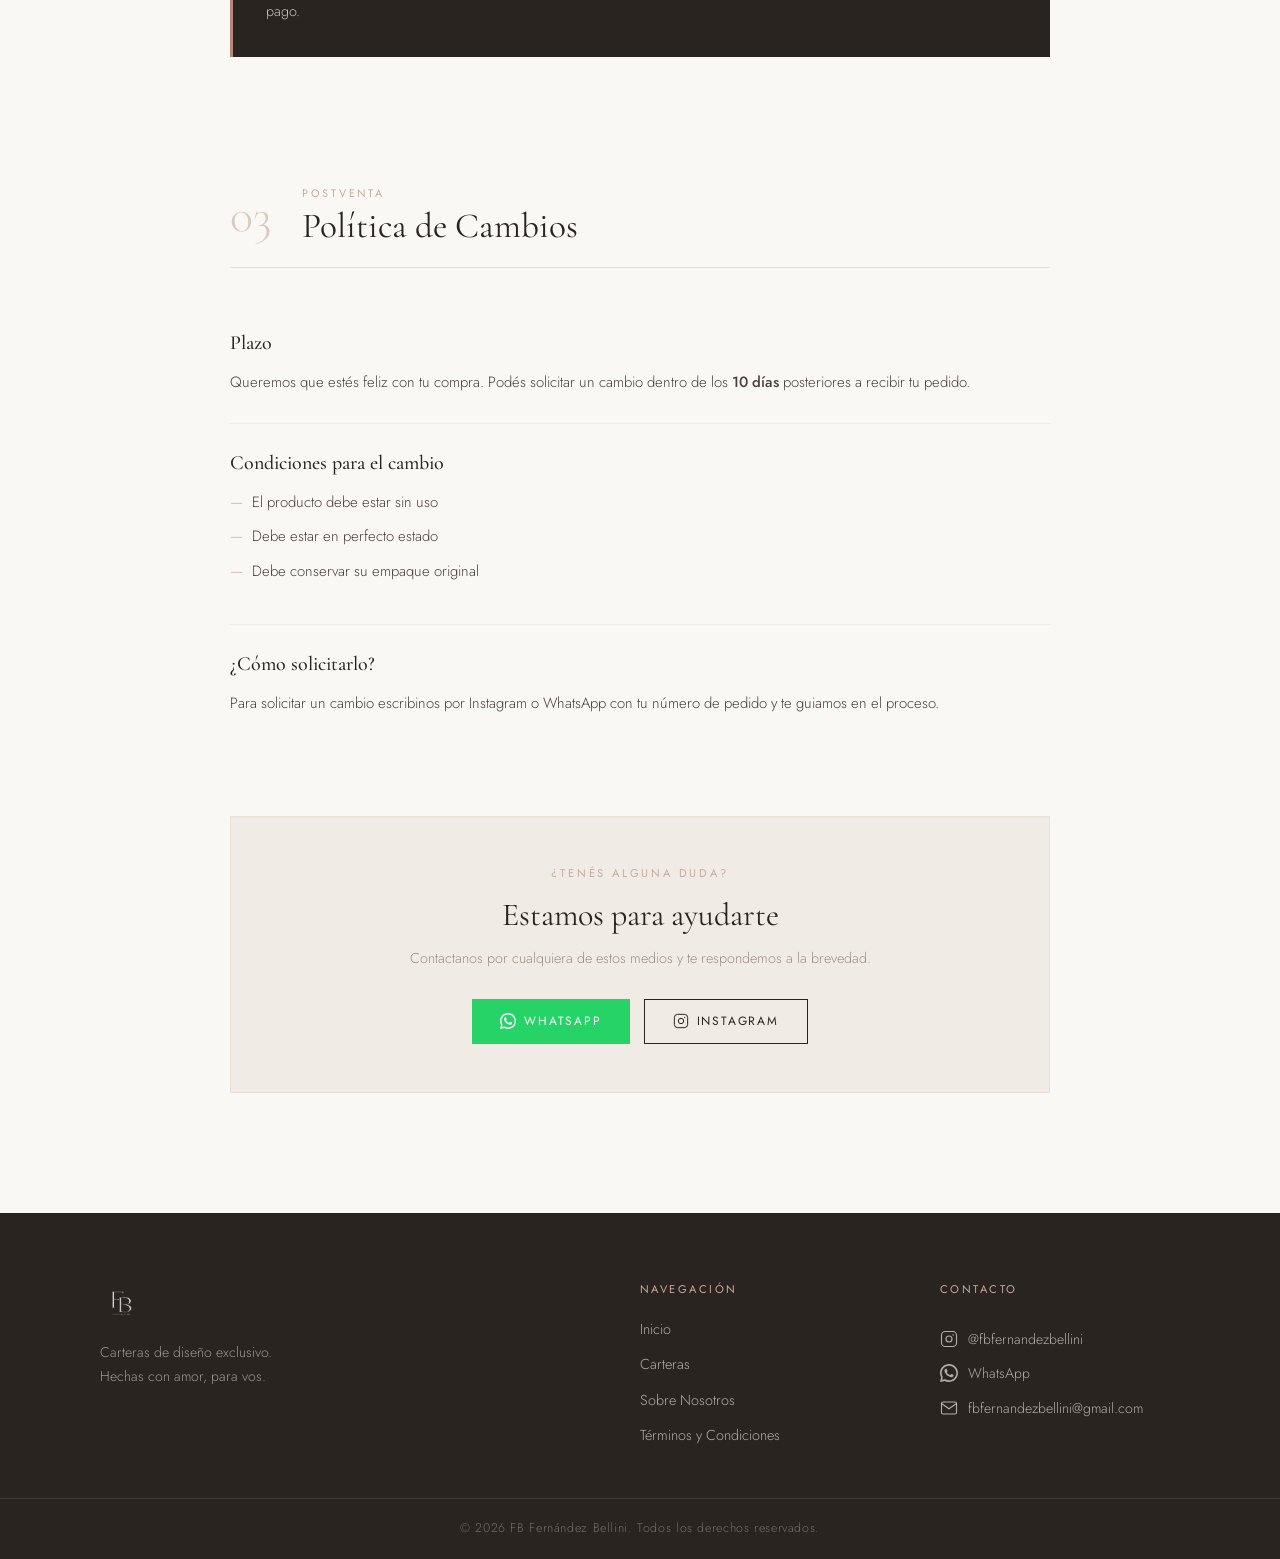
<file: tos.html>
<!DOCTYPE html>
<html lang="es">
<head>
  <meta charset="UTF-8" />
  <meta name="viewport" content="width=device-width, initial-scale=1.0" />

  <!-- SEO -->
  <title>Términos y Condiciones | FB Fernández Bellini</title>
  <meta name="description" content="Términos y condiciones, política de envíos y política de cambios de FB Fernández Bellini." />
  <meta name="robots" content="index, follow" />
  <link rel="canonical" href="https://fbfernandezbellini.com/terminos.html" />

  <!-- Favicon -->
  <link rel="icon" type="image/png" href="fblogo.png" />
  <link rel="apple-touch-icon" href="fblogo.png" />

  <!-- Google Fonts -->
  <link rel="preconnect" href="https://fonts.googleapis.com" />
  <link rel="preconnect" href="https://fonts.gstatic.com" crossorigin />
  <link href="https://fonts.googleapis.com/css2?family=Cormorant+Garamond:ital,wght@0,300;0,400;0,500;0,600;1,300;1,400&family=Jost:wght@300;400;500&display=swap" rel="stylesheet" />

  <link rel="stylesheet" href="styles.css" />

  <style>
    /* ===== TÉRMINOS PAGE ESPECÍFICO ===== */
    .terminos-hero {
      margin-top: var(--header-h);
      background: var(--charcoal);
      padding: 90px 60px 80px;
      text-align: center;
      position: relative;
      overflow: hidden;
    }

    .terminos-hero::before {
      content: '';
      position: absolute;
      inset: 0;
      background: radial-gradient(ellipse at 60% 50%, rgba(201,169,154,0.12) 0%, transparent 65%);
      pointer-events: none;
    }

    .terminos-hero .hero-tag {
      font-family: var(--ff-body);
      font-size: 0.75rem;
      font-weight: 300;
      letter-spacing: 0.28em;
      text-transform: uppercase;
      color: var(--rose);
      margin-bottom: 18px;
      display: block;
      opacity: 1;
      transform: none;
      animation: none;
    }

    .terminos-hero h1 {
      font-family: var(--ff-display);
      color: var(--ivory);
      font-size: clamp(2.4rem, 5vw, 4rem);
      font-weight: 400;
      line-height: 1.1;
      margin-bottom: 20px;
    }

    .terminos-hero p {
      font-size: 0.92rem;
      font-weight: 300;
      color: rgba(250,248,245,0.55);
      max-width: 500px;
      margin: 0 auto;
      line-height: 1.75;
    }

    /* ===== TOC (índice rápido) ===== */
    .toc-bar {
      background: var(--ivory-dark);
      border-bottom: 1px solid var(--cream);
      padding: 22px 60px;
      display: flex;
      align-items: center;
      gap: 8px;
      flex-wrap: wrap;
      justify-content: center;
    }

    .toc-label {
      font-size: 0.68rem;
      letter-spacing: 0.22em;
      text-transform: uppercase;
      color: var(--warm-gray);
      font-weight: 400;
      margin-right: 8px;
    }

    .toc-link {
      font-size: 0.75rem;
      font-weight: 400;
      letter-spacing: 0.1em;
      color: var(--charcoal-md);
      padding: 5px 14px;
      border: 1px solid var(--cream);
      background: var(--white);
      transition: var(--transition);
      text-transform: uppercase;
      white-space: nowrap;
    }

    .toc-link:hover {
      background: var(--charcoal);
      color: var(--ivory);
      border-color: var(--charcoal);
    }

    /* ===== MAIN CONTENT ===== */
    .section-terminos {
      padding: 90px 60px 120px;
      background: var(--ivory);
    }

    .terminos-container {
      max-width: 820px;
      margin: 0 auto;
    }

    /* ===== BLOQUES DE SECCIÓN ===== */
    .termino-chapter {
      margin-bottom: 72px;
    }

    .chapter-header {
      display: flex;
      align-items: center;
      gap: 20px;
      margin-bottom: 36px;
      padding-bottom: 20px;
      border-bottom: 1px solid var(--cream);
    }

    .chapter-number {
      font-family: var(--ff-display);
      font-size: 3rem;
      font-weight: 300;
      color: var(--rose);
      line-height: 1;
      opacity: 0.6;
      min-width: 52px;
    }

    .chapter-title-wrap {}

    .chapter-tag {
      font-size: 0.68rem;
      letter-spacing: 0.25em;
      text-transform: uppercase;
      color: var(--rose);
      font-weight: 400;
      display: block;
      margin-bottom: 4px;
    }

    .chapter-title {
      font-family: var(--ff-display);
      font-size: clamp(1.6rem, 3vw, 2.2rem);
      font-weight: 400;
      color: var(--charcoal);
      line-height: 1.15;
    }

    /* ===== ARTÍCULOS ===== */
    .termino-block {
      padding: 28px 0;
      border-bottom: 1px solid var(--ivory-dark);
    }

    .termino-block:last-child {
      border-bottom: none;
    }

    .termino-block h3 {
      font-family: var(--ff-display);
      font-size: 1.25rem;
      font-weight: 500;
      color: var(--charcoal);
      margin-bottom: 14px;
      display: flex;
      align-items: baseline;
      gap: 12px;
    }

    .termino-block h3 .art-num {
      font-size: 0.7rem;
      font-weight: 400;
      letter-spacing: 0.18em;
      color: var(--rose);
      text-transform: uppercase;
      font-family: var(--ff-body);
      white-space: nowrap;
    }

    .termino-block p {
      color: var(--charcoal-md);
      font-size: 0.93rem;
      font-weight: 300;
      margin-bottom: 12px;
      line-height: 1.8;
    }

    .termino-block p:last-child { margin-bottom: 0; }

    .termino-block ul {
      margin: 10px 0 12px 0;
      display: flex;
      flex-direction: column;
      gap: 8px;
    }

    .termino-block ul li {
      font-size: 0.93rem;
      font-weight: 300;
      color: var(--charcoal-md);
      padding-left: 22px;
      position: relative;
      line-height: 1.75;
    }

    .termino-block ul li::before {
      content: '—';
      position: absolute;
      left: 0;
      color: var(--rose);
    }

    /* ===== HIGHLIGHT BOX ===== */
    .highlight-box {
      background: var(--charcoal);
      padding: 32px 36px;
      margin: 28px 0;
      position: relative;
      overflow: hidden;
    }

    .highlight-box::before {
      content: '';
      position: absolute;
      top: 0; left: 0;
      width: 3px;
      height: 100%;
      background: var(--rose-dark);
    }

    .highlight-box p {
      color: rgba(250,248,245,0.75) !important;
      font-size: 0.9rem !important;
      margin-bottom: 0 !important;
    }

    .highlight-box strong {
      color: var(--ivory);
      font-weight: 400;
      display: block;
      font-family: var(--ff-display);
      font-size: 1.15rem;
      margin-bottom: 8px;
    }

    /* ===== CONTACT CTA ===== */
    .terminos-cta {
      background: var(--ivory-dark);
      border: 1px solid var(--cream);
      padding: 48px 40px;
      text-align: center;
      margin-top: 72px;
    }

    .terminos-cta .cta-tag {
      font-size: 0.7rem;
      letter-spacing: 0.25em;
      text-transform: uppercase;
      color: var(--rose);
      margin-bottom: 14px;
      display: block;
    }

    .terminos-cta h3 {
      font-family: var(--ff-display);
      font-size: 2rem;
      font-weight: 400;
      color: var(--charcoal);
      margin-bottom: 12px;
    }

    .terminos-cta p {
      font-size: 0.9rem;
      font-weight: 300;
      color: var(--warm-gray);
      margin-bottom: 28px;
      line-height: 1.7;
    }

    .cta-buttons {
      display: flex;
      gap: 14px;
      justify-content: center;
      flex-wrap: wrap;
    }

    .btn-wa {
      display: inline-flex;
      align-items: center;
      gap: 8px;
      padding: 12px 28px;
      background: #25D366;
      color: var(--white);
      font-family: var(--ff-body);
      font-size: 0.75rem;
      font-weight: 400;
      letter-spacing: 0.15em;
      text-transform: uppercase;
      transition: var(--transition);
    }

    .btn-wa:hover { background: #1ebe5a; }

    .btn-ig {
      display: inline-flex;
      align-items: center;
      gap: 8px;
      padding: 12px 28px;
      background: transparent;
      color: var(--charcoal);
      border: 1px solid var(--charcoal);
      font-family: var(--ff-body);
      font-size: 0.75rem;
      font-weight: 400;
      letter-spacing: 0.15em;
      text-transform: uppercase;
      transition: var(--transition);
    }

    .btn-ig:hover { background: var(--charcoal); color: var(--ivory); }

    /* ===== RESPONSIVE ===== */
    @media (max-width: 768px) {
      .terminos-hero { padding: 70px 24px 60px; }

      .toc-bar {
        padding: 18px 20px;
        gap: 6px;
      }

      .section-terminos { padding: 60px 24px 80px; }

      .chapter-number { font-size: 2.2rem; min-width: 38px; }

      .highlight-box { padding: 24px 24px 24px 30px; }

      .terminos-cta { padding: 36px 24px; }

      .cta-buttons { flex-direction: column; align-items: center; }
    }
  </style>
</head>
<body>

  <!-- ===== SIDE MENU OVERLAY ===== -->
  <div class="menu-overlay" id="menuOverlay" role="dialog" aria-modal="true" aria-label="Menú de navegación">
    <nav class="side-menu" id="sideMenu">
      <button class="menu-close" id="menuClose" aria-label="Cerrar menú">&times;</button>
      <div class="menu-logo">
        <img src="fblogo.png" alt="FB Fernández Bellini logo" />
      </div>
      <ul class="menu-links">
        <li><a href="index.html" class="menu-link">Inicio</a></li>
        <li><a href="index.html#carteras" class="menu-link">Carteras</a></li>
         <li><a href="faq.html" class="menu-link">Sobre Nosotros</a></li>
        <li><a href="" class="menu-link" style="color:var(--rose-dark)">Términos y Condiciones</a></li>
       
      </ul>
      <div class="menu-social">
        <a href="https://www.instagram.com/fbfernandezbellini/" target="_blank" rel="noopener noreferrer" aria-label="Instagram">
          <svg width="20" height="20" viewBox="0 0 24 24" fill="none" stroke="currentColor" stroke-width="1.5">
            <rect x="2" y="2" width="20" height="20" rx="5" ry="5"/>
            <circle cx="12" cy="12" r="4"/>
            <circle cx="17.5" cy="6.5" r="1" fill="currentColor" stroke="none"/>
          </svg>
          @fbfernandezbellini
        </a>
      </div>
    </nav>
  </div>

  <!-- ===== HEADER ===== -->
  <header class="header" id="header" role="banner">
    <button class="hamburger" id="hamburger" aria-label="Abrir menú" aria-expanded="false">
      <span></span><span></span><span></span>
    </button>
    <a href="index.html" class="header-logo" aria-label="FB Fernández Bellini - Inicio">
      <img src="fblogo.png" alt="FB Fernández Bellini" />
    </a>
    <button class="cart-btn" id="cartBtn" aria-label="Ver carrito de compras">
      <svg width="22" height="22" viewBox="0 0 24 24" fill="none" stroke="currentColor" stroke-width="1.5">
        <path d="M6 2L3 6v14a2 2 0 002 2h14a2 2 0 002-2V6l-3-4z"/>
        <line x1="3" y1="6" x2="21" y2="6"/>
        <path d="M16 10a4 4 0 01-8 0"/>
      </svg>
      <span class="cart-count" id="cartCount" aria-live="polite">0</span>
    </button>
  </header>

  <!-- ===== CART DRAWER ===== -->
  <aside class="cart-drawer" id="cartDrawer" role="complementary" aria-label="Carrito de compras">
    <div class="cart-header">
      <h2>Tu Carrito</h2>
      <button class="cart-close" id="cartClose" aria-label="Cerrar carrito">&times;</button>
    </div>
    <div class="cart-items" id="cartItems">
      <p class="cart-empty">Tu carrito está vacío</p>
    </div>
    <div class="cart-footer" id="cartFooter">
      <div class="cart-totals">
        <span>Subtotal</span><span id="cartSubtotal">$0</span>
      </div>
      <button class="btn-checkout" id="checkoutBtn" aria-label="Finalizar compra vía WhatsApp">
        <svg width="18" height="18" viewBox="0 0 24 24" fill="currentColor">
          <path d="M17.472 14.382c-.297-.149-1.758-.867-2.03-.967-.273-.099-.471-.148-.67.15-.197.297-.767.966-.94 1.164-.173.199-.347.223-.644.075-.297-.15-1.255-.463-2.39-1.475-.883-.788-1.48-1.761-1.653-2.059-.173-.297-.018-.458.13-.606.134-.133.298-.347.446-.52.149-.174.198-.298.298-.497.099-.198.05-.371-.025-.52-.075-.149-.669-1.612-.916-2.207-.242-.579-.487-.5-.669-.51-.173-.008-.371-.01-.57-.01-.198 0-.52.074-.792.372-.272.297-1.04 1.016-1.04 2.479 0 1.462 1.065 2.875 1.213 3.074.149.198 2.096 3.2 5.077 4.487.709.306 1.262.489 1.694.625.712.227 1.36.195 1.871.118.571-.085 1.758-.719 2.006-1.413.248-.694.248-1.289.173-1.413-.074-.124-.272-.198-.57-.347z"/>
          <path d="M12.002 0C5.373 0 0 5.373 0 12.001c0 2.118.554 4.103 1.522 5.831L.053 23.961l6.266-1.442A11.937 11.937 0 0012.002 24C18.63 24 24 18.627 24 12.001 24 5.373 18.63 0 12.002 0zm0 21.818a9.807 9.807 0 01-5.032-1.382l-.361-.214-3.72.856.894-3.614-.236-.371A9.804 9.804 0 012.181 12c0-5.418 4.403-9.818 9.82-9.818 5.419 0 9.82 4.4 9.82 9.818 0 5.419-4.401 9.818-9.819 9.818z"/>
        </svg>
        Finalizar por WhatsApp
      </button>
    </div>
  </aside>
  <div class="cart-overlay" id="cartOverlay"></div>

  <!-- ===== MAIN ===== -->
  <main id="terminos">

    <!-- Hero -->
    <div class="terminos-hero">
      <span class="hero-tag">Información legal</span>
      <h1>Términos &amp;<br/><em>Condiciones</em></h1>
      <p>Al realizar una compra en nuestra tienda aceptás los siguientes términos. Te recomendamos leerlos antes de realizar cualquier pedido.</p>
    </div>

    <!-- TOC rápido -->
    <nav class="toc-bar" aria-label="Índice">
      <span class="toc-label">Ir a</span>
      <a href="#sec-tos" class="toc-link">Términos y Condiciones</a>
      <a href="#sec-envios" class="toc-link">Política de Envíos</a>
      <a href="#sec-cambios" class="toc-link">Política de Cambios</a>
    </nav>

    <!-- Contenido -->
    <section class="section-terminos">
      <div class="terminos-container">

        <!-- ═══════════════════════════════════
             CAPÍTULO 1 — TÉRMINOS Y CONDICIONES
        ═══════════════════════════════════ -->
        <div class="termino-chapter reveal" id="sec-tos">
          <div class="chapter-header">
            <span class="chapter-number">01</span>
            <div class="chapter-title-wrap">
              <span class="chapter-tag">Legal</span>
              <h2 class="chapter-title">Términos y Condiciones</h2>
            </div>
          </div>

          <div class="termino-block">
            <h3>
              <span class="art-num">Art. 1</span>
              Información general
            </h3>
            <p>Los productos publicados pertenecen a FB Fernández Bellini.</p>
            <p>Las imágenes son ilustrativas. Puede haber pequeñas variaciones en colores o detalles según la producción artesanal de cada pieza.</p>
          </div>

          <div class="termino-block">
            <h3>
              <span class="art-num">Art. 2</span>
              Precios
            </h3>
            <p>Todos los precios están expresados en pesos argentinos (ARS). Los precios pueden modificarse sin previo aviso.</p>
            <div class="highlight-box">
              <strong>Precio vigente</strong>
              <p>El precio válido será siempre el que figure en la tienda al momento de realizar la compra.</p>
            </div>
          </div>

          <div class="termino-block">
            <h3>
              <span class="art-num">Art. 3</span>
              Formas de pago
            </h3>
            <p>Aceptamos los siguientes medios de pago:</p>
            <ul>
              <li>Transferencia bancaria</li>
              <li>Mercado Pago</li>
              <li>Otros medios habilitados en la tienda</li>
            </ul>
            <p>El pedido se considera confirmado una vez acreditado el pago.</p>
          </div>

          <div class="termino-block">
            <h3>
              <span class="art-num">Art. 4</span>
              Disponibilidad de productos
            </h3>
            <p>Todos los productos están sujetos a disponibilidad de stock. En caso de que un producto comprado no se encuentre disponible, se ofrecerá al cliente la opción de cambio por otro producto o devolución del dinero.</p>
          </div>

          <div class="termino-block">
            <h3>
              <span class="art-num">Art. 5</span>
              Envíos
            </h3>
            <p>Realizamos envíos a todo el país a través de correo o mensajería. Los tiempos de despacho son de 2 a 5 días hábiles luego de acreditado el pago.</p>
            <p>El costo de envío será informado al momento de realizar la compra y corre por cuenta del cliente, salvo en caso de promociones especiales.</p>
          </div>

          <div class="termino-block">
            <h3>
              <span class="art-num">Art. 6</span>
              Cambios y devoluciones
            </h3>
            <p>Aceptamos cambios dentro de los 10 días de recibido el producto. Para realizar un cambio, el producto debe:</p>
            <ul>
              <li>Estar sin uso</li>
              <li>Estar en perfectas condiciones</li>
              <li>Mantener su packaging original</li>
            </ul>
            <p>Los costos de envío por cambios corren por cuenta del cliente, salvo en caso de falla del producto.</p>
          </div>

          <div class="termino-block">
            <h3>
              <span class="art-num">Art. 7</span>
              Productos con fallas
            </h3>
            <p>Si el producto presenta una falla de fabricación, el cliente debe comunicarse con nosotros dentro de las <strong style="font-weight:500">48 horas</strong> de recibido el pedido para gestionar el cambio correspondiente.</p>
          </div>

          <div class="termino-block">
            <h3>
              <span class="art-num">Art. 8</span>
              Propiedad intelectual
            </h3>
            <p>Todos los contenidos, imágenes, diseños y materiales publicados en esta tienda pertenecen a FB Fernández Bellini y no pueden ser utilizados sin autorización expresa.</p>
          </div>
        </div>

        <!-- ═══════════════════════════
             CAPÍTULO 2 — POLÍTICA DE ENVÍOS
        ═══════════════════════════ -->
        <div class="termino-chapter reveal" id="sec-envios">
          <div class="chapter-header">
            <span class="chapter-number">02</span>
            <div class="chapter-title-wrap">
              <span class="chapter-tag">Logística</span>
              <h2 class="chapter-title">Política de Envíos</h2>
            </div>
          </div>

          <div class="termino-block">
            <h3>Cobertura</h3>
            <p>Realizamos envíos a todo el país.</p>
          </div>

          <div class="termino-block">
            <h3>Opciones de entrega</h3>
            <ul>
              <li>Envío a domicilio por correo</li>
              <li>Punto de retiro (si aplica)</li>
            </ul>
          </div>

          <div class="termino-block">
            <h3>Seguimiento</h3>
            <p>Una vez despachado el pedido, el cliente recibirá el número de seguimiento para poder rastrear el envío en tiempo real.</p>
          </div>

          <div class="termino-block">
            <h3>Tiempos de entrega</h3>
            <div class="highlight-box">
              <strong>Despacho en 2 a 5 días hábiles</strong>
              <p>Los tiempos de entrega varían según el correo y la zona de destino. El plazo comienza a contarse desde la acreditación del pago.</p>
            </div>
          </div>
        </div>

        <!-- ════════════════════════════
             CAPÍTULO 3 — POLÍTICA DE CAMBIOS
        ════════════════════════════ -->
        <div class="termino-chapter reveal" id="sec-cambios">
          <div class="chapter-header">
            <span class="chapter-number">03</span>
            <div class="chapter-title-wrap">
              <span class="chapter-tag">Postventa</span>
              <h2 class="chapter-title">Política de Cambios</h2>
            </div>
          </div>

          <div class="termino-block">
            <h3>Plazo</h3>
            <p>Queremos que estés feliz con tu compra. Podés solicitar un cambio dentro de los <strong style="font-weight:500">10 días</strong> posteriores a recibir tu pedido.</p>
          </div>

          <div class="termino-block">
            <h3>Condiciones para el cambio</h3>
            <ul>
              <li>El producto debe estar sin uso</li>
              <li>Debe estar en perfecto estado</li>
              <li>Debe conservar su empaque original</li>
            </ul>
          </div>

          <div class="termino-block">
            <h3>¿Cómo solicitarlo?</h3>
            <p>Para solicitar un cambio escribinos por Instagram o WhatsApp con tu número de pedido y te guiamos en el proceso.</p>
          </div>
        </div>

        <!-- ═══ CTA CONTACTO ═══ -->
        <div class="terminos-cta reveal">
          <span class="cta-tag">¿Tenés alguna duda?</span>
          <h3>Estamos para ayudarte</h3>
          <p>Contactanos por cualquiera de estos medios y te respondemos a la brevedad.</p>
          <div class="cta-buttons">
            <a href="https://wa.me/5491144036133" target="_blank" rel="noopener noreferrer" class="btn-wa">
              <svg width="16" height="16" viewBox="0 0 24 24" fill="currentColor">
                <path d="M17.472 14.382c-.297-.149-1.758-.867-2.03-.967-.273-.099-.471-.148-.67.15-.197.297-.767.966-.94 1.164-.173.199-.347.223-.644.075-.297-.15-1.255-.463-2.39-1.475-.883-.788-1.48-1.761-1.653-2.059-.173-.297-.018-.458.13-.606.134-.133.298-.347.446-.52.149-.174.198-.298.298-.497.099-.198.05-.371-.025-.52-.075-.149-.669-1.612-.916-2.207-.242-.579-.487-.5-.669-.51-.173-.008-.371-.01-.57-.01-.198 0-.52.074-.792.372-.272.297-1.04 1.016-1.04 2.479 0 1.462 1.065 2.875 1.213 3.074.149.198 2.096 3.2 5.077 4.487.709.306 1.262.489 1.694.625.712.227 1.36.195 1.871.118.571-.085 1.758-.719 2.006-1.413.248-.694.248-1.289.173-1.413-.074-.124-.272-.198-.57-.347z"/>
                <path d="M12.002 0C5.373 0 0 5.373 0 12.001c0 2.118.554 4.103 1.522 5.831L.053 23.961l6.266-1.442A11.937 11.937 0 0012.002 24C18.63 24 24 18.627 24 12.001 24 5.373 18.63 0 12.002 0zm0 21.818a9.807 9.807 0 01-5.032-1.382l-.361-.214-3.72.856.894-3.614-.236-.371A9.804 9.804 0 012.181 12c0-5.418 4.403-9.818 9.82-9.818 5.419 0 9.82 4.4 9.82 9.818 0 5.419-4.401 9.818-9.819 9.818z"/>
              </svg>
              WhatsApp
            </a>
            <a href="https://www.instagram.com/fbfernandezbellini/" target="_blank" rel="noopener noreferrer" class="btn-ig">
              <svg width="16" height="16" viewBox="0 0 24 24" fill="none" stroke="currentColor" stroke-width="1.5">
                <rect x="2" y="2" width="20" height="20" rx="5" ry="5"/>
                <circle cx="12" cy="12" r="4"/>
                <circle cx="17.5" cy="6.5" r="1" fill="currentColor" stroke="none"/>
              </svg>
              Instagram
            </a>
          </div>
        </div>

      </div>
    </section>
  </main>

  <!-- ===== FOOTER ===== -->
  <footer class="footer" role="contentinfo">
    <div class="footer-inner">
      <div class="footer-brand">
        <img src="fblogo.png" alt="FB Fernández Bellini" class="footer-logo" />
        <p>Carteras de diseño exclusivo.<br/>Hechas con amor, para vos.</p>
      </div>
      <div class="footer-nav">
        <h4>Navegación</h4>
        <ul>
          <li><a href="index.html">Inicio</a></li>
          <li><a href="index.html#carteras">Carteras</a></li>
          <li><a href="faq.html">Sobre Nosotros</a></li>
          <li><a href="tos.html">Términos y Condiciones</a></li>
        </ul>
      </div>
      <div class="footer-contact">
        <h4>Contacto</h4>
        <a href="https://www.instagram.com/fbfernandezbellini/" target="_blank" rel="noopener noreferrer" class="footer-social" aria-label="Instagram">
          <svg width="18" height="18" viewBox="0 0 24 24" fill="none" stroke="currentColor" stroke-width="1.5">
            <rect x="2" y="2" width="20" height="20" rx="5"/>
            <circle cx="12" cy="12" r="4"/>
            <circle cx="17.5" cy="6.5" r="1" fill="currentColor" stroke="none"/>
          </svg>
          @fbfernandezbellini
        </a>
        <a href="https://wa.me/5491144036133" target="_blank" rel="noopener noreferrer" class="footer-social" aria-label="WhatsApp">
          <svg width="18" height="18" viewBox="0 0 24 24" fill="currentColor">
            <path d="M17.472 14.382c-.297-.149-1.758-.867-2.03-.967-.273-.099-.471-.148-.67.15-.197.297-.767.966-.94 1.164-.173.199-.347.223-.644.075-.297-.15-1.255-.463-2.39-1.475-.883-.788-1.48-1.761-1.653-2.059-.173-.297-.018-.458.13-.606.134-.133.298-.347.446-.52.149-.174.198-.298.298-.497.099-.198.05-.371-.025-.52-.075-.149-.669-1.612-.916-2.207-.242-.579-.487-.5-.669-.51-.173-.008-.371-.01-.57-.01-.198 0-.52.074-.792.372-.272.297-1.04 1.016-1.04 2.479 0 1.462 1.065 2.875 1.213 3.074.149.198 2.096 3.2 5.077 4.487.709.306 1.262.489 1.694.625.712.227 1.36.195 1.871.118.571-.085 1.758-.719 2.006-1.413.248-.694.248-1.289.173-1.413-.074-.124-.272-.198-.57-.347z"/>
            <path d="M12.002 0C5.373 0 0 5.373 0 12.001c0 2.118.554 4.103 1.522 5.831L.053 23.961l6.266-1.442A11.937 11.937 0 0012.002 24C18.63 24 24 18.627 24 12.001 24 5.373 18.63 0 12.002 0zm0 21.818a9.807 9.807 0 01-5.032-1.382l-.361-.214-3.72.856.894-3.614-.236-.371A9.804 9.804 0 012.181 12c0-5.418 4.403-9.818 9.82-9.818 5.419 0 9.82 4.4 9.82 9.818 0 5.419-4.401 9.818-9.819 9.818z"/>
          </svg>
          WhatsApp
        </a>
        <a href="mailto:fbfernandezbellini@gmail.com" class="footer-social" aria-label="Email">
          <svg width="18" height="18" viewBox="0 0 24 24" fill="none" stroke="currentColor" stroke-width="1.5">
            <rect x="2" y="4" width="20" height="16" rx="2"/>
            <path d="M2 6l10 7 10-7"/>
          </svg>
          fbfernandezbellini@gmail.com
        </a>
      </div>
    </div>
    <div class="footer-bottom">
      <p>&copy; <span id="year"></span> FB Fernández Bellini. Todos los derechos reservados.</p>
    </div>
  </footer>

  <div id="toast" class="toast" role="alert" aria-live="polite"></div>

  <script>
    'use strict';

    /* ===== CART (shared localStorage) ===== */
    const formatPrice = (n) => '$' + n.toLocaleString('es-AR', { minimumFractionDigits: 0 });

    function loadCart() { return JSON.parse(localStorage.getItem('fbfb_cart') || '[]'); }
    function saveCart(c) { localStorage.setItem('fbfb_cart', JSON.stringify(c)); }

    function updateCartCount() {
      const total = loadCart().reduce((s, i) => s + i.qty, 0);
      const el = document.getElementById('cartCount');
      el.textContent = total;
      el.classList.toggle('visible', total > 0);
    }

    function renderCart() {
      const cart = loadCart();
      const cartItemsEl = document.getElementById('cartItems');
      const subtotalEl  = document.getElementById('cartSubtotal');

      if (cart.length === 0) {
        cartItemsEl.innerHTML = '<p class="cart-empty">Tu carrito está vacío</p>';
        subtotalEl.textContent = '$0';
        return;
      }

      const subtotal = cart.reduce((s, i) => s + i.price * i.qty, 0);
      subtotalEl.textContent = formatPrice(subtotal);
      cartItemsEl.innerHTML = '';

      cart.forEach(item => {
        const el = document.createElement('div');
        el.className = 'cart-item';
        el.innerHTML = `
          <img src="${item.image}" alt="${item.alt || item.name}" loading="lazy" />
          <div class="cart-item-info">
            <p class="cart-item-name">${item.name}</p>
            <p class="cart-item-price">${formatPrice(item.price)}</p>
            <div class="cart-item-qty">
              <button class="qty-btn" data-key="${item.key}" data-delta="-1" aria-label="Reducir">−</button>
              <span class="qty-num">${item.qty}</span>
              <button class="qty-btn" data-key="${item.key}" data-delta="1" aria-label="Aumentar">+</button>
            </div>
          </div>
          <button class="cart-item-remove" data-key="${item.key}" aria-label="Eliminar">×</button>
        `;
        cartItemsEl.appendChild(el);
      });

      cartItemsEl.querySelectorAll('.qty-btn').forEach(btn => {
        btn.addEventListener('click', () => {
          const c = loadCart();
          const it = c.find(i => i.key === btn.dataset.key);
          if (it) { it.qty = Math.max(1, it.qty + parseInt(btn.dataset.delta)); saveCart(c); renderCart(); updateCartCount(); }
        });
      });
      cartItemsEl.querySelectorAll('.cart-item-remove').forEach(btn => {
        btn.addEventListener('click', () => {
          saveCart(loadCart().filter(i => i.key !== btn.dataset.key));
          renderCart(); updateCartCount();
        });
      });
    }

    function openCart()  { document.getElementById('cartDrawer').classList.add('open'); document.getElementById('cartOverlay').classList.add('open'); document.body.style.overflow = 'hidden'; }
    function closeCart() { document.getElementById('cartDrawer').classList.remove('open'); document.getElementById('cartOverlay').classList.remove('open'); document.body.style.overflow = ''; }

    document.getElementById('cartBtn').addEventListener('click', openCart);
    document.getElementById('cartClose').addEventListener('click', closeCart);
    document.getElementById('cartOverlay').addEventListener('click', closeCart);

    /* ===== CHECKOUT WHATSAPP ===== */
    document.getElementById('checkoutBtn').addEventListener('click', () => {
      const cart = loadCart();
      if (cart.length === 0) { showToast('Tu carrito está vacío'); return; }
      const lines = cart.map(i => `• ${i.name} x${i.qty} — ${formatPrice(i.price * i.qty)}`);
      const total = cart.reduce((s, i) => s + i.price * i.qty, 0);
      const msg = encodeURIComponent([
        '¡Hola! Me gustaría hacer el siguiente pedido:', '',
        ...lines, '',
        `*Total: ${formatPrice(total)}*`, '',
        '¿Pueden confirmarme disponibilidad y formas de pago? ¡Gracias! 😊'
      ].join('\n'));
      window.open(`https://wa.me/5491144036133?text=${msg}`, '_blank', 'noopener,noreferrer');
    });

    /* ===== MENU ===== */
    function openMenu()  { document.getElementById('menuOverlay').classList.add('open'); document.body.style.overflow = 'hidden'; document.getElementById('hamburger').setAttribute('aria-expanded','true'); }
    function closeMenu() { document.getElementById('menuOverlay').classList.remove('open'); document.body.style.overflow = ''; document.getElementById('hamburger').setAttribute('aria-expanded','false'); }

    document.getElementById('hamburger').addEventListener('click', openMenu);
    document.getElementById('menuClose').addEventListener('click', closeMenu);
    document.getElementById('menuOverlay').addEventListener('click', (e) => { if (e.target === document.getElementById('menuOverlay')) closeMenu(); });
    document.addEventListener('keydown', (e) => { if (e.key === 'Escape') { closeMenu(); closeCart(); } });

    /* ===== HEADER SCROLL ===== */
    window.addEventListener('scroll', () => {
      document.getElementById('header').classList.toggle('scrolled', window.scrollY > 20);
    }, { passive: true });

    /* ===== REVEAL ===== */
    const observer = new IntersectionObserver((entries) => {
      entries.forEach(e => { if (e.isIntersecting) { e.target.classList.add('visible'); observer.unobserve(e.target); } });
    }, { threshold: 0.08, rootMargin: '0px 0px -50px 0px' });
    document.querySelectorAll('.reveal').forEach(el => observer.observe(el));

    /* ===== TOAST ===== */
    let toastTimer;
    function showToast(msg) {
      const t = document.getElementById('toast');
      t.textContent = msg; t.classList.add('show');
      clearTimeout(toastTimer);
      toastTimer = setTimeout(() => t.classList.remove('show'), 3000);
    }

    /* ===== INIT ===== */
    document.getElementById('year').textContent = new Date().getFullYear();
    renderCart();
    updateCartCount();
  </script>

</body>
</html>
</file>
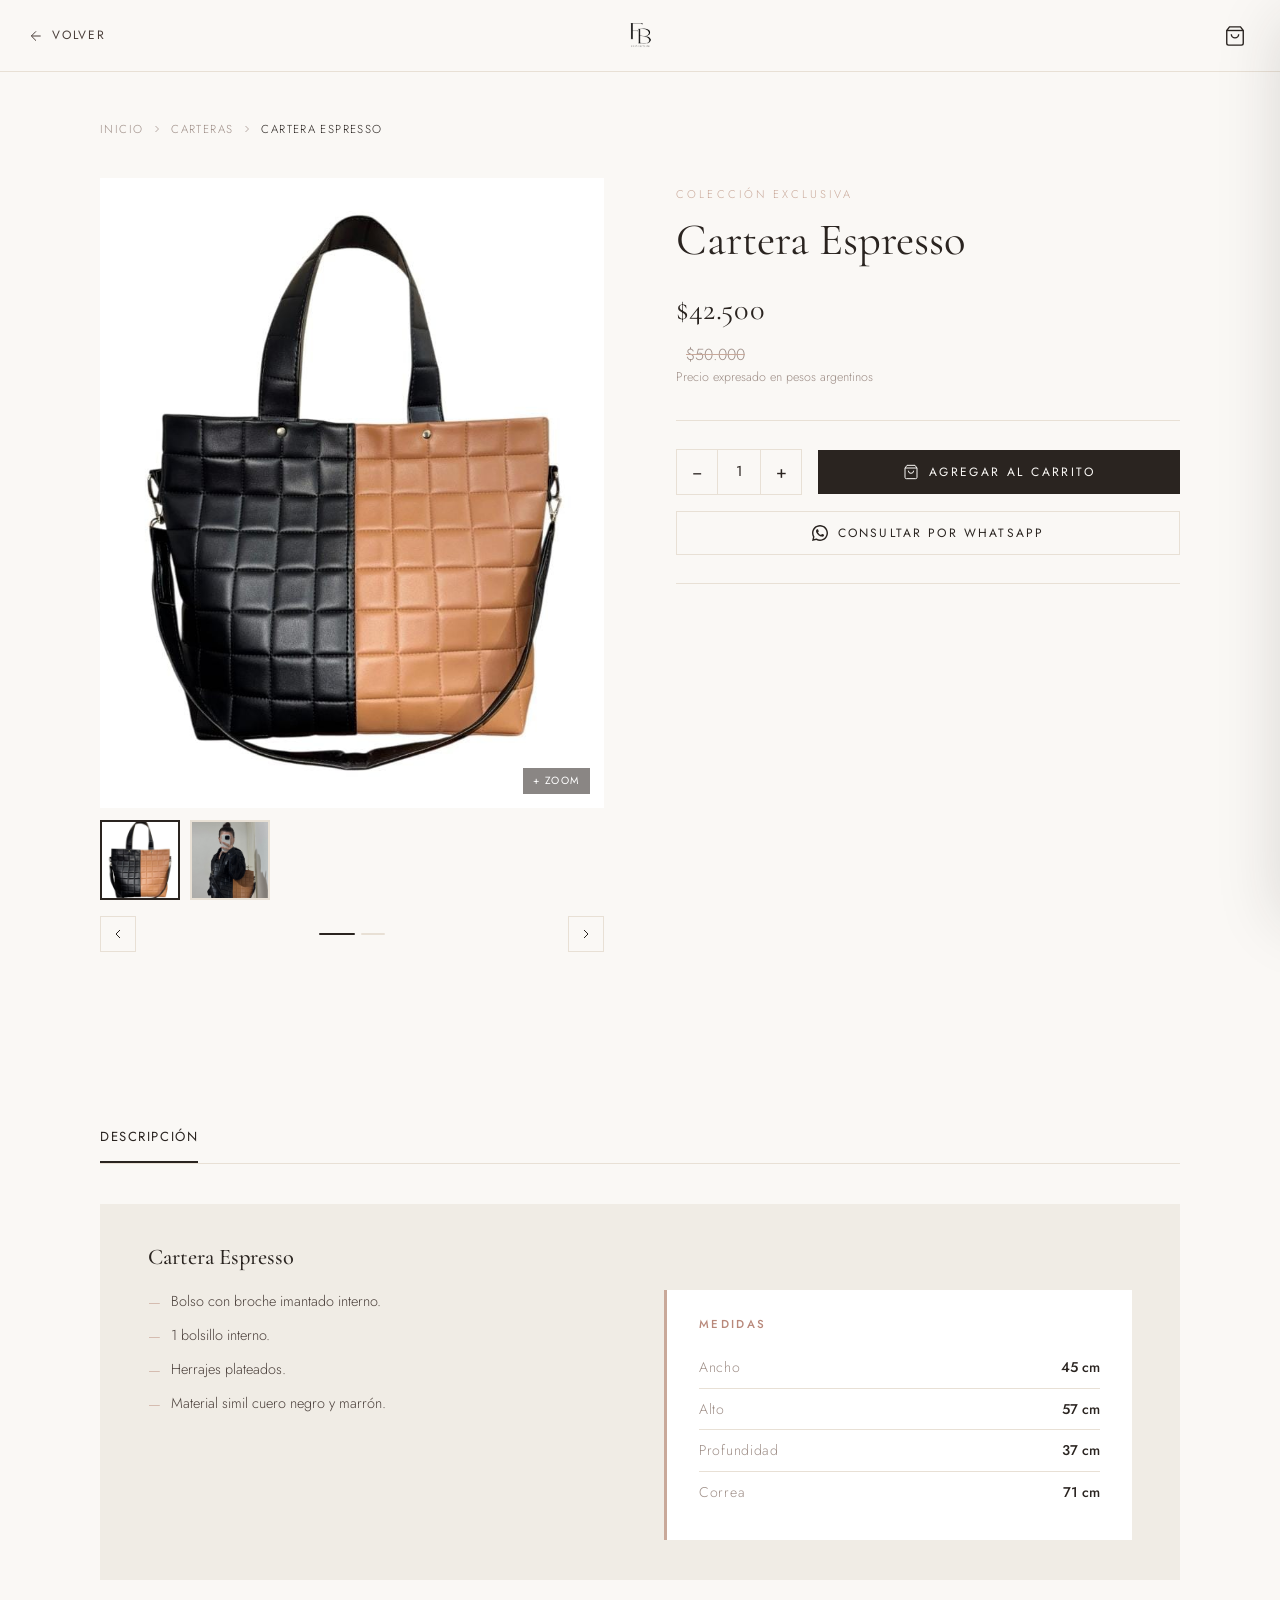
<file: productos/1.html>
<!DOCTYPE html>
<html lang="es">
<head>
  <meta charset="UTF-8" />
  <meta name="viewport" content="width=device-width, initial-scale=1.0" />

  <!-- ======================================================
       INSTRUCCIONES PARA COPIAR Y PEGAR:
       1. Cambiá Cartera Espresso por el nombre real
       2. Cambiá PRECIO por el precio (número sin puntos ni $)
       3. Cambiá imagen1.jpg e imagen2.jpg por las imágenes reales
       4. Completá la descripción y medidas del producto
       5. Guardá el archivo (ej: cartera-manhatann.html)
  ====================================================== -->

  <title>Cartera Espresso | FB Fernández Bellini</title>
  <meta name="description" content="Cartera Espresso — FB Fernández Bellini. Carteras artesanales de diseño exclusivo." />
  <link rel="icon" type="image/png" href="../fblogo.png" />
  <link rel="preconnect" href="https://fonts.googleapis.com" />
  <link rel="preconnect" href="https://fonts.gstatic.com" crossorigin />
  <link href="https://fonts.googleapis.com/css2?family=Cormorant+Garamond:ital,wght@0,300;0,400;0,500;0,600;1,300;1,400&family=Jost:wght@300;400;500&display=swap" rel="stylesheet" />

  <style>
    :root {
      --ivory:       #faf8f5;
      --ivory-dark:  #f0ece5;
      --cream:       #e8e0d5;
      --rose:        #c9a99a;
      --rose-dark:   #b8887a;
      --charcoal:    #2a2420;
      --charcoal-md: #4a3f3a;
      --warm-gray:   #9e8e87;
      --white:       #ffffff;
      --ff-display:  'Cormorant Garamond', Georgia, serif;
      --ff-body:     'Jost', sans-serif;
      --transition:  0.35s cubic-bezier(0.4, 0, 0.2, 1);
      --shadow-sm:   0 2px 12px rgba(42,36,32,0.07);
      --shadow-md:   0 8px 32px rgba(42,36,32,0.12);
      --shadow-lg:   0 20px 60px rgba(42,36,32,0.15);
      --header-h:    72px;
    }

    *, *::before, *::after { box-sizing: border-box; margin: 0; padding: 0; }
    html { scroll-behavior: smooth; font-size: 16px; }
    body { font-family: var(--ff-body); background: var(--ivory); color: var(--charcoal); line-height: 1.6; overflow-x: hidden; }
    img { display: block; max-width: 100%; }
    a { color: inherit; text-decoration: none; }
    ul { list-style: none; }
    button { cursor: pointer; border: none; background: none; font-family: var(--ff-body); }
    h1,h2,h3,h4 { font-family: var(--ff-display); font-weight: 400; line-height: 1.15; }
    ::-webkit-scrollbar { width: 6px; }
    ::-webkit-scrollbar-track { background: var(--ivory-dark); }
    ::-webkit-scrollbar-thumb { background: var(--rose); border-radius: 3px; }

    /* ===== HEADER ===== */
    .header {
      position: fixed;
      top: 0; left: 0; right: 0;
      height: var(--header-h);
      display: flex;
      align-items: center;
      justify-content: space-between;
      padding: 0 28px;
      background: rgba(250,248,245,0.95);
      backdrop-filter: blur(12px);
      border-bottom: 1px solid var(--cream);
      z-index: 100;
      transition: box-shadow var(--transition);
    }
    .header.scrolled { box-shadow: var(--shadow-sm); }

    .header-logo img { height: 44px; width: auto; object-fit: contain; transition: opacity var(--transition); }
    .header-logo:hover img { opacity: 0.7; }

    .back-btn {
      display: flex;
      align-items: center;
      gap: 8px;
      font-size: 0.75rem;
      font-weight: 400;
      letter-spacing: 0.15em;
      text-transform: uppercase;
      color: var(--charcoal-md);
      transition: color var(--transition);
      min-width: 80px;
    }
    .back-btn:hover { color: var(--rose-dark); }
    .back-btn svg { transition: transform var(--transition); flex-shrink: 0; }
    .back-btn:hover svg { transform: translateX(-3px); }

    /* Cart button in header */
    .cart-btn {
      position: relative;
      display: flex;
      align-items: center;
      padding: 6px;
      color: var(--charcoal);
      transition: color var(--transition);
      min-width: 80px;
      justify-content: flex-end;
    }
    .cart-btn:hover { color: var(--rose-dark); }
    .cart-count {
      position: absolute;
      top: 0; right: 0;
      background: var(--rose-dark);
      color: var(--white);
      font-size: 0.65rem;
      font-weight: 500;
      width: 17px; height: 17px;
      border-radius: 50%;
      display: flex;
      align-items: center;
      justify-content: center;
      opacity: 0;
      transform: scale(0);
      transition: var(--transition);
    }
    .cart-count.visible { opacity: 1; transform: scale(1); }

    /* ===== CART DRAWER ===== */
    .cart-overlay {
      position: fixed;
      inset: 0;
      background: rgba(42,36,32,0.4);
      z-index: 149;
      opacity: 0;
      visibility: hidden;
      transition: var(--transition);
    }
    .cart-overlay.open { opacity: 1; visibility: visible; }

    .cart-drawer {
      position: fixed;
      top: 0; right: 0;
      height: 100%;
      width: min(420px, 100vw);
      background: var(--ivory);
      z-index: 150;
      display: flex;
      flex-direction: column;
      transform: translateX(100%);
      transition: transform 0.45s cubic-bezier(0.4, 0, 0.2, 1);
      box-shadow: var(--shadow-lg);
    }
    .cart-drawer.open { transform: translateX(0); }

    .cart-header {
      display: flex;
      align-items: center;
      justify-content: space-between;
      padding: 28px 32px;
      border-bottom: 1px solid var(--cream);
    }
    .cart-header h2 { font-family: var(--ff-display); font-size: 1.5rem; }
    .cart-close {
      font-size: 1.7rem;
      color: var(--charcoal-md);
      line-height: 1;
      transition: color var(--transition);
    }
    .cart-close:hover { color: var(--rose-dark); }

    .cart-items { flex: 1; overflow-y: auto; padding: 24px 32px; }
    .cart-empty {
      text-align: center;
      color: var(--warm-gray);
      padding-top: 40px;
      font-style: italic;
      font-family: var(--ff-display);
      font-size: 1.1rem;
    }

    .cart-item {
      display: grid;
      grid-template-columns: 72px 1fr auto;
      gap: 14px;
      align-items: start;
      padding: 18px 0;
      border-bottom: 1px solid var(--cream);
    }
    .cart-item img { width: 72px; height: 90px; object-fit: cover; background: var(--cream); }
    .cart-item-info { display: flex; flex-direction: column; gap: 4px; }
    .cart-item-name { font-family: var(--ff-display); font-size: 1rem; color: var(--charcoal); }
    .cart-item-price { font-size: 0.88rem; font-weight: 500; color: var(--charcoal-md); }
    .cart-item-qty { display: flex; align-items: center; gap: 10px; margin-top: 8px; }

    .qty-btn-cart {
      width: 24px; height: 24px;
      border: 1px solid var(--cream);
      background: var(--ivory);
      color: var(--charcoal);
      font-size: 0.9rem;
      display: flex;
      align-items: center;
      justify-content: center;
      transition: var(--transition);
    }
    .qty-btn-cart:hover { background: var(--charcoal); color: var(--ivory); border-color: var(--charcoal); }
    .qty-num-cart { font-size: 0.85rem; min-width: 16px; text-align: center; }

    .cart-item-remove {
      color: var(--warm-gray);
      font-size: 1.1rem;
      line-height: 1;
      transition: color var(--transition);
      padding: 4px;
    }
    .cart-item-remove:hover { color: var(--rose-dark); }

    .cart-footer { padding: 24px 32px 32px; border-top: 1px solid var(--cream); }
    .cart-totals {
      display: flex;
      justify-content: space-between;
      font-size: 0.9rem;
      color: var(--charcoal-md);
      margin-bottom: 20px;
    }
    .cart-totals span:last-child { font-weight: 500; font-size: 1rem; }

    .btn-checkout {
      display: flex;
      align-items: center;
      justify-content: center;
      gap: 10px;
      width: 100%;
      padding: 15px;
      background: #25D366;
      color: var(--white);
      font-family: var(--ff-body);
      font-size: 0.8rem;
      font-weight: 500;
      letter-spacing: 0.12em;
      text-transform: uppercase;
      border: none;
      transition: var(--transition);
    }
    .btn-checkout:hover { background: #1ebe5a; }

    /* ===== PRODUCT PAGE ===== */
    .product-page {
      padding-top: calc(var(--header-h) + 48px);
      padding-bottom: 80px;
      max-width: 1200px;
      margin: 0 auto;
      padding-left: 60px;
      padding-right: 60px;
    }

    .breadcrumb {
      display: flex;
      align-items: center;
      gap: 8px;
      font-size: 0.72rem;
      font-weight: 300;
      letter-spacing: 0.12em;
      text-transform: uppercase;
      color: var(--warm-gray);
      margin-bottom: 40px;
    }
    .breadcrumb a { transition: color var(--transition); }
    .breadcrumb a:hover { color: var(--rose-dark); }
    .breadcrumb span { color: var(--charcoal); }

    .product-layout {
      display: grid;
      grid-template-columns: 1fr 1fr;
      gap: 72px;
      align-items: start;
    }

    /* ===== GALLERY ===== */
    .gallery { position: sticky; top: calc(var(--header-h) + 24px); }

    .gallery-main {
      position: relative;
      overflow: hidden;
      background: var(--cream);
      aspect-ratio: 4/5;
      cursor: zoom-in;
    }
    .gallery-main img {
      width: 100%; height: 100%;
      object-fit: cover;
      object-position: center;
      transition: transform 0.4s ease;
      pointer-events: none;
    }
    .gallery-main.zoomed { cursor: zoom-out; }
    .gallery-main.zoomed img { transform: scale(2); }

    .zoom-hint {
      position: absolute;
      bottom: 14px; right: 14px;
      background: rgba(42,36,32,0.55);
      color: var(--white);
      font-size: 0.65rem;
      letter-spacing: 0.15em;
      text-transform: uppercase;
      padding: 5px 10px;
      pointer-events: none;
      transition: opacity var(--transition);
    }
    .gallery-main.zoomed .zoom-hint { opacity: 0; }

    .gallery-thumbs { display: flex; gap: 10px; margin-top: 12px; }
    .thumb {
      width: 80px;
      aspect-ratio: 1/1;
      overflow: hidden;
      cursor: pointer;
      border: 2px solid transparent;
      transition: border-color var(--transition);
      background: var(--cream);
      flex-shrink: 0;
    }
    .thumb.active { border-color: var(--charcoal); }
    .thumb:hover { border-color: var(--rose); }
    .thumb img { width: 100%; height: 100%; object-fit: cover; }

    .gallery-nav {
      display: flex;
      justify-content: space-between;
      align-items: center;
      margin-top: 16px;
    }
    .gallery-arrow {
      display: flex;
      align-items: center;
      justify-content: center;
      width: 36px; height: 36px;
      border: 1px solid var(--cream);
      color: var(--charcoal);
      background: var(--ivory);
      transition: var(--transition);
    }
    .gallery-arrow:hover { background: var(--charcoal); color: var(--ivory); border-color: var(--charcoal); }
    .gallery-dots { display: flex; gap: 6px; }
    .gallery-dot {
      width: 24px; height: 2px;
      background: var(--cream);
      border-radius: 1px;
      transition: var(--transition);
    }
    .gallery-dot.active { background: var(--charcoal); width: 36px; }

    /* ===== PRODUCT INFO ===== */
    .product-info { padding-top: 8px; }
    .product-tag {
      font-size: 0.7rem;
      font-weight: 300;
      letter-spacing: 0.28em;
      text-transform: uppercase;
      color: var(--rose);
      margin-bottom: 12px;
    }
    .product-name {
      font-family: var(--ff-display);
      font-size: clamp(2rem, 3.5vw, 2.8rem);
      font-weight: 400;
      color: var(--charcoal);
      margin-bottom: 20px;
      line-height: 1.1;
    }
    .product-price {
      font-size: 1.9rem;
      font-weight: 400;
      font-family: var(--ff-display);
      color: var(--charcoal);
      margin-bottom: 8px;
      letter-spacing: 0.02em;
    }
    .product-price.has-sale { color: var(--rose-dark); }
    .price-original {
      font-size: 1rem;
      font-weight: 300;
      color: var(--warm-gray);
      text-decoration: line-through;
      text-decoration-color: var(--rose);
      margin-left: 10px;
      font-family: var(--ff-body);
    }
    .price-note {
      font-size: 0.78rem;
      font-weight: 300;
      color: var(--warm-gray);
      margin-bottom: 32px;
    }
    .divider { height: 1px; background: var(--cream); margin: 28px 0; }

    /* Qty + Add to cart */
    .qty-row { display: flex; align-items: center; gap: 16px; margin-bottom: 16px; }
    .qty-control { display: flex; align-items: center; border: 1px solid var(--cream); }
    .qty-btn-product {
      width: 40px; height: 44px;
      display: flex; align-items: center; justify-content: center;
      font-size: 1.1rem;
      color: var(--charcoal);
      background: var(--ivory);
      transition: var(--transition);
    }
    .qty-btn-product:hover { background: var(--cream); }
    .qty-num-product {
      width: 44px; height: 44px;
      text-align: center;
      font-size: 0.9rem;
      font-weight: 400;
      border-left: 1px solid var(--cream);
      border-right: 1px solid var(--cream);
      display: flex; align-items: center; justify-content: center;
    }
    .btn-add-cart {
      flex: 1; height: 44px;
      background: var(--charcoal);
      color: var(--ivory);
      font-family: var(--ff-body);
      font-size: 0.75rem;
      font-weight: 400;
      letter-spacing: 0.2em;
      text-transform: uppercase;
      border: 1px solid var(--charcoal);
      transition: var(--transition);
      display: flex; align-items: center; justify-content: center; gap: 10px;
    }
    .btn-add-cart:hover { background: var(--rose-dark); border-color: var(--rose-dark); }
    .btn-add-cart.added { background: var(--rose-dark); border-color: var(--rose-dark); }

    .btn-whatsapp {
      display: flex; align-items: center; justify-content: center; gap: 10px;
      width: 100%; height: 44px;
      background: transparent;
      color: var(--charcoal);
      font-family: var(--ff-body);
      font-size: 0.75rem;
      font-weight: 400;
      letter-spacing: 0.18em;
      text-transform: uppercase;
      border: 1px solid var(--cream);
      transition: var(--transition);
    }
    .btn-whatsapp:hover { border-color: #25D366; color: #25D366; }

    .product-meta { display: flex; flex-direction: column; gap: 10px; margin-top: 28px; }
    .meta-item {
      display: flex; align-items: center; gap: 10px;
      font-size: 0.8rem; font-weight: 300;
      color: var(--warm-gray); letter-spacing: 0.05em;
    }
    .meta-item svg { color: var(--rose); flex-shrink: 0; }

    /* ===== DESCRIPTION ===== */
    .description-section {
      margin-top: 80px;
      max-width: 1200px;
      margin-left: auto;
      margin-right: auto;
      padding: 0 60px 80px;
    }
    .desc-tabs {
      display: flex;
      border-bottom: 1px solid var(--cream);
      margin-bottom: 40px;
    }
    .desc-tab {
      font-family: var(--ff-body);
      font-size: 0.82rem;
      font-weight: 400;
      letter-spacing: 0.12em;
      text-transform: uppercase;
      color: var(--warm-gray);
      padding: 14px 0;
      margin-right: 40px;
      border-bottom: 2px solid transparent;
      transition: color var(--transition), border-color var(--transition);
    }
    .desc-tab.active { color: var(--charcoal); border-bottom-color: var(--charcoal); }
    .desc-body { background: var(--ivory-dark); padding: 40px 48px; }
    .desc-title {
      font-family: var(--ff-display);
      font-size: 1.4rem;
      font-weight: 500;
      color: var(--charcoal);
      margin-bottom: 20px;
    }
    .desc-grid { display: grid; grid-template-columns: 1fr 1fr; gap: 48px; align-items: start; }
    .desc-features { display: flex; flex-direction: column; gap: 10px; }
    .desc-feature {
      display: flex; align-items: flex-start; gap: 10px;
      font-size: 0.9rem; font-weight: 300;
      color: var(--charcoal-md); line-height: 1.6;
    }
    .desc-feature::before { content: '—'; color: var(--rose); flex-shrink: 0; margin-top: 1px; }
    .desc-measures {
      background: var(--white);
      padding: 28px 32px;
      border-left: 3px solid var(--rose);
    }
    .desc-measures h4 {
      font-family: var(--ff-body);
      font-size: 0.72rem; font-weight: 500;
      letter-spacing: 0.2em; text-transform: uppercase;
      color: var(--rose-dark); margin-bottom: 16px;
    }
    .measure-row {
      display: flex; justify-content: space-between; align-items: center;
      padding: 9px 0; border-bottom: 1px solid var(--cream); font-size: 0.88rem;
    }
    .measure-row:last-child { border-bottom: none; }
    .measure-label { font-weight: 300; color: var(--warm-gray); letter-spacing: 0.05em; }
    .measure-value { font-weight: 500; color: var(--charcoal); }

    /* ===== TOAST ===== */
    .toast {
      position: fixed; bottom: 32px; left: 50%;
      transform: translateX(-50%) translateY(80px);
      background: var(--charcoal); color: var(--ivory);
      padding: 13px 28px; font-size: 0.82rem; font-weight: 300;
      letter-spacing: 0.08em; z-index: 999;
      transition: transform 0.4s cubic-bezier(0.4,0,0.2,1), opacity 0.4s;
      opacity: 0; pointer-events: none; white-space: nowrap;
    }
    .toast.show { transform: translateX(-50%) translateY(0); opacity: 1; }

    /* ===== RESPONSIVE ===== */
    @media (max-width: 1024px) {
      .product-page { padding-left: 40px; padding-right: 40px; }
      .description-section { padding-left: 40px; padding-right: 40px; }
      .product-layout { gap: 48px; }
    }
    @media (max-width: 768px) {
      :root { --header-h: 60px; }
      .product-page { padding-left: 20px; padding-right: 20px; padding-top: calc(var(--header-h) + 32px); }
      .description-section { padding-left: 20px; padding-right: 20px; margin-top: 48px; }
      .product-layout { grid-template-columns: 1fr; gap: 32px; }
      .gallery { position: static; }
      .desc-grid { grid-template-columns: 1fr; gap: 28px; }
      .desc-body { padding: 28px 24px; }
    }
    @media (max-width: 480px) {
      .header { padding: 0 20px; }
      .header-logo img { height: 36px; }
      .cart-drawer { width: 100vw; }
      .qty-row { flex-direction: column; align-items: stretch; }
      .qty-control { justify-content: center; }
      .btn-add-cart { justify-content: center; }
    }
  </style>
</head>
<body>

  <!-- ===== CART DRAWER (idéntico al del sitio principal) ===== -->
  <aside class="cart-drawer" id="cartDrawer" role="complementary" aria-label="Carrito de compras">
    <div class="cart-header">
      <h2>Tu Carrito</h2>
      <button class="cart-close" id="cartClose" aria-label="Cerrar carrito">&times;</button>
    </div>
    <div class="cart-items" id="cartItems">
      <p class="cart-empty">Tu carrito está vacío</p>
    </div>
    <div class="cart-footer">
      <div class="cart-totals">
        <span>Subtotal</span>
        <span id="cartSubtotal">$0</span>
      </div>
      <button class="btn-checkout" id="checkoutBtn" aria-label="Finalizar compra vía WhatsApp">
        <svg width="18" height="18" viewBox="0 0 24 24" fill="currentColor">
          <path d="M17.472 14.382c-.297-.149-1.758-.867-2.03-.967-.273-.099-.471-.148-.67.15-.197.297-.767.966-.94 1.164-.173.199-.347.223-.644.075-.297-.15-1.255-.463-2.39-1.475-.883-.788-1.48-1.761-1.653-2.059-.173-.297-.018-.458.13-.606.134-.133.298-.347.446-.52.149-.174.198-.298.298-.497.099-.198.05-.371-.025-.52-.075-.149-.669-1.612-.916-2.207-.242-.579-.487-.5-.669-.51-.173-.008-.371-.01-.57-.01-.198 0-.52.074-.792.372-.272.297-1.04 1.016-1.04 2.479 0 1.462 1.065 2.875 1.213 3.074.149.198 2.096 3.2 5.077 4.487.709.306 1.262.489 1.694.625.712.227 1.36.195 1.871.118.571-.085 1.758-.719 2.006-1.413.248-.694.248-1.289.173-1.413-.074-.124-.272-.198-.57-.347z"/>
          <path d="M12.002 0C5.373 0 0 5.373 0 12.001c0 2.118.554 4.103 1.522 5.831L.053 23.961l6.266-1.442A11.937 11.937 0 0012.002 24C18.63 24 24 18.627 24 12.001 24 5.373 18.63 0 12.002 0zm0 21.818a9.807 9.807 0 01-5.032-1.382l-.361-.214-3.72.856.894-3.614-.236-.371A9.804 9.804 0 012.181 12c0-5.418 4.403-9.818 9.82-9.818 5.419 0 9.82 4.4 9.82 9.818 0 5.419-4.401 9.818-9.819 9.818z"/>
        </svg>
        Finalizar por WhatsApp
      </button>
    </div>
  </aside>
  <div class="cart-overlay" id="cartOverlay"></div>

  <!-- ===== HEADER ===== -->
  <header class="header" id="header">
    <a href="../index.html" class="back-btn" aria-label="Volver al inicio">
      <svg width="16" height="16" viewBox="0 0 24 24" fill="none" stroke="currentColor" stroke-width="1.5">
        <path d="M19 12H5M12 5l-7 7 7 7"/>
      </svg>
      Volver
    </a>
    <a href="../index.html" class="header-logo" aria-label="FB Fernández Bellini">
      <img src="../fblogo.png" alt="FB Fernández Bellini" />
    </a>
    <!-- Ícono carrito igual al del sitio principal -->
    <button class="cart-btn" id="cartBtn" aria-label="Ver carrito de compras">
      <svg width="22" height="22" viewBox="0 0 24 24" fill="none" stroke="currentColor" stroke-width="1.5">
        <path d="M6 2L3 6v14a2 2 0 002 2h14a2 2 0 002-2V6l-3-4z"/>
        <line x1="3" y1="6" x2="21" y2="6"/>
        <path d="M16 10a4 4 0 01-8 0"/>
      </svg>
      <span class="cart-count" id="cartCount" aria-live="polite">0</span>
    </button>
  </header>

  <!-- ===== MAIN ===== -->
  <main>
    <div class="product-page">

      <!-- Breadcrumb -->
      <nav class="breadcrumb" aria-label="Navegación">
        <a href="../index.html">Inicio</a>
        <svg width="12" height="12" viewBox="0 0 24 24" fill="none" stroke="currentColor" stroke-width="1.5"><path d="M9 18l6-6-6-6"/></svg>
        <a href="index.html#carteras">Carteras</a>
        <svg width="12" height="12" viewBox="0 0 24 24" fill="none" stroke="currentColor" stroke-width="1.5"><path d="M9 18l6-6-6-6"/></svg>
        <!-- ▼ Cambiá Cartera Espresso ▼ -->
        <span>Cartera Espresso</span>
      </nav>

      <div class="product-layout">

        <!-- ===== GALERÍA ===== -->
        <div class="gallery">
          <div class="gallery-main" id="galleryMain" title="Click para hacer zoom">
            <!-- ▼ Cambiá imagen1.jpg ▼ -->
            <img src="../cartera2.jpg" alt="Cartera Espresso" id="mainImg" />
            <span class="zoom-hint">+ Zoom</span>
          </div>
          <div class="gallery-thumbs">
            <!-- ▼ Cambiá imagen1.jpg e imagen2.jpg ▼ -->
            <div class="thumb active" data-idx="0">
              <img src="../cartera2.jpg" alt="Cartera Espresso vista 1" />
            </div>
            <div class="thumb" data-idx="1">
              <img src="../espresso.jpg" alt="Cartera Espresso vista 2" />
            </div>
          </div>
          <div class="gallery-nav">
            <button class="gallery-arrow" id="prevImg" aria-label="Imagen anterior">
              <svg width="16" height="16" viewBox="0 0 24 24" fill="none" stroke="currentColor" stroke-width="1.5"><path d="M15 18l-6-6 6-6"/></svg>
            </button>
            <div class="gallery-dots">
              <div class="gallery-dot active"></div>
              <div class="gallery-dot"></div>
            </div>
            <button class="gallery-arrow" id="nextImg" aria-label="Imagen siguiente">
              <svg width="16" height="16" viewBox="0 0 24 24" fill="none" stroke="currentColor" stroke-width="1.5"><path d="M9 18l6-6-6-6"/></svg>
            </button>
          </div>
        </div>

        <!-- ===== INFO ===== -->
        <div class="product-info">
          <p class="product-tag">Colección Exclusiva</p>
          <!-- ▼ Cambiá Cartera Espresso ▼ -->
          <h1 class="product-name">Cartera Espresso</h1>

          <!-- ▼ Cambiá $PRECIO. Para oferta: agregá <span class="price-original">$PRECIO_ORIGINAL</span> ▼ -->
          <p class="product-price">$42.500</p> <span class="price-original">$50.000</span>
          <p class="price-note">Precio expresado en pesos argentinos</p>

          <div class="divider"></div>

          <div class="qty-row">
            <div class="qty-control">
              <button class="qty-btn-product" id="qtyMinus" aria-label="Reducir">−</button>
              <span class="qty-num-product" id="qtyNum">1</span>
              <button class="qty-btn-product" id="qtyPlus" aria-label="Aumentar">+</button>
            </div>
            <button class="btn-add-cart" id="addToCartBtn" aria-label="Agregar al carrito">
              <svg width="16" height="16" viewBox="0 0 24 24" fill="none" stroke="currentColor" stroke-width="1.5">
                <path d="M6 2L3 6v14a2 2 0 002 2h14a2 2 0 002-2V6l-3-4z"/>
                <line x1="3" y1="6" x2="21" y2="6"/>
                <path d="M16 10a4 4 0 01-8 0"/>
              </svg>
              Agregar al carrito
            </button>
          </div>

          <button class="btn-whatsapp" id="whatsappBtn">
            <svg width="16" height="16" viewBox="0 0 24 24" fill="currentColor">
              <path d="M17.472 14.382c-.297-.149-1.758-.867-2.03-.967-.273-.099-.471-.148-.67.15-.197.297-.767.966-.94 1.164-.173.199-.347.223-.644.075-.297-.15-1.255-.463-2.39-1.475-.883-.788-1.48-1.761-1.653-2.059-.173-.297-.018-.458.13-.606.134-.133.298-.347.446-.52.149-.174.198-.298.298-.497.099-.198.05-.371-.025-.52-.075-.149-.669-1.612-.916-2.207-.242-.579-.487-.5-.669-.51-.173-.008-.371-.01-.57-.01-.198 0-.52.074-.792.372-.272.297-1.04 1.016-1.04 2.479 0 1.462 1.065 2.875 1.213 3.074.149.198 2.096 3.2 5.077 4.487.709.306 1.262.489 1.694.625.712.227 1.36.195 1.871.118.571-.085 1.758-.719 2.006-1.413.248-.694.248-1.289.173-1.413-.074-.124-.272-.198-.57-.347z"/>
              <path d="M12.002 0C5.373 0 0 5.373 0 12.001c0 2.118.554 4.103 1.522 5.831L.053 23.961l6.266-1.442A11.937 11.937 0 0012.002 24C18.63 24 24 18.627 24 12.001 24 5.373 18.63 0 12.002 0zm0 21.818a9.807 9.807 0 01-5.032-1.382l-.361-.214-3.72.856.894-3.614-.236-.371A9.804 9.804 0 012.181 12c0-5.418 4.403-9.818 9.82-9.818 5.419 0 9.82 4.4 9.82 9.818 0 5.419-4.401 9.818-9.819 9.818z"/>
            </svg>
            Consultar por WhatsApp
          </button>

          <div class="divider"></div>

          <div class="product-meta">
           
          </div>
        </div>

      </div>
    </div>

    <!-- ===== DESCRIPCIÓN ===== -->
    <div class="description-section">
      <div class="desc-tabs">
        <div class="desc-tab active">Descripción</div>
      </div>
      <div class="desc-body">
        <!-- ▼ Cambiá Cartera Espresso ▼ -->
        <h3 class="desc-title">Cartera Espresso</h3>
        <div class="desc-grid">
          <div class="desc-features">
            <!-- ▼ Editá las características del producto ▼ -->
            <div class="desc-feature">Bolso con broche imantado interno.</div>
            <div class="desc-feature">1 bolsillo interno.</div>
            <div class="desc-feature">Herrajes plateados.</div>
            <div class="desc-feature">Material simil cuero negro y marrón.</div>
          </div>
          <div>
            <div class="desc-measures">
              <h4>Medidas</h4>
              <!-- ▼ Editá las medidas ▼ -->
              <div class="measure-row">
                <span class="measure-label">Ancho</span>
                <span class="measure-value">45 cm</span>
              </div>
              <div class="measure-row">
                <span class="measure-label">Alto</span>
                <span class="measure-value">57 cm</span>
              </div>
              <div class="measure-row">
                <span class="measure-label">Profundidad</span>
                <span class="measure-value">37 cm</span>
              </div>
              <div class="measure-row">
                <span class="measure-label">Correa</span>
                <span class="measure-value">71 cm</span>
              </div>
            </div>
          </div>
        </div>
      </div>
    </div>
  </main>

  <div class="toast" id="toast"></div>

  <script>
    'use strict';

    // ============================================================
    //  ▼▼▼ SOLO CAMBIÁ ESTA SECCIÓN PARA CADA PRODUCTO ▼▼▼
    // ============================================================
    const PRODUCT = {
      id:    1, 
      name:  'Cartera Espresso',   // ← nombre del producto
      price: 42500,               // ← precio (número, sin puntos ni $)
      image: '../cartera2.jpg'        // ← imagen principal (para el carrito)
    };
    // Imágenes del carrusel (podés tener 2, 3 o más)
    const GALLERY_IMAGES = ['../cartera2.jpg', '../espresso.jpg']; // ← cambiá
    // ============================================================

    /* =================== GALERÍA =================== */
    let currentImg = 0;
    const mainImg     = document.getElementById('mainImg');
    const galleryMain = document.getElementById('galleryMain');
    const thumbEls    = document.querySelectorAll('.thumb');
    const dotEls      = document.querySelectorAll('.gallery-dot');

    function goToImg(idx) {
      currentImg = (idx + GALLERY_IMAGES.length) % GALLERY_IMAGES.length;
      mainImg.src = GALLERY_IMAGES[currentImg];
      thumbEls.forEach((t, i) => t.classList.toggle('active', i === currentImg));
      dotEls.forEach((d, i)   => d.classList.toggle('active', i === currentImg));
      galleryMain.classList.remove('zoomed');
    }

    document.getElementById('prevImg').addEventListener('click', () => goToImg(currentImg - 1));
    document.getElementById('nextImg').addEventListener('click', () => goToImg(currentImg + 1));
    thumbEls.forEach((th, i) => th.addEventListener('click', () => goToImg(i)));

    // Zoom con seguimiento del cursor
    galleryMain.addEventListener('click', (e) => {
      if (galleryMain.classList.contains('zoomed')) {
        galleryMain.classList.remove('zoomed');
        mainImg.style.transformOrigin = 'center center';
      } else {
        const rect = galleryMain.getBoundingClientRect();
        const xPct = ((e.clientX - rect.left) / rect.width)  * 100;
        const yPct = ((e.clientY - rect.top)  / rect.height) * 100;
        mainImg.style.transformOrigin = `${xPct}% ${yPct}%`;
        galleryMain.classList.add('zoomed');
      }
    });

    /* =================== CANTIDAD =================== */
    let qty = 1;
    const qtyNumEl = document.getElementById('qtyNum');
    document.getElementById('qtyMinus').addEventListener('click', () => {
      if (qty > 1) { qty--; qtyNumEl.textContent = qty; }
    });
    document.getElementById('qtyPlus').addEventListener('click', () => {
      qty++; qtyNumEl.textContent = qty;
    });

    /* =================== CARRITO (comparte localStorage con index.html) =================== */
    const formatPrice = (n) => '$' + n.toLocaleString('es-AR', { minimumFractionDigits: 0 });

    function loadCart() {
      return JSON.parse(localStorage.getItem('fbfb_cart') || '[]');
    }
    function saveCart(cart) {
      localStorage.setItem('fbfb_cart', JSON.stringify(cart));
    }
    function getCartTotal(cart) {
      return cart.reduce((s, i) => s + i.qty, 0);
    }
    function getCartSubtotal(cart) {
      return cart.reduce((s, i) => s + i.price * i.qty, 0);
    }

    function updateCartCount() {
      const total = getCartTotal(loadCart());
      const countEl = document.getElementById('cartCount');
      countEl.textContent = total;
      countEl.classList.toggle('visible', total > 0);
    }

    function renderCart() {
      const cart = loadCart();
      const cartItemsEl  = document.getElementById('cartItems');
      const subtotalEl   = document.getElementById('cartSubtotal');

      if (cart.length === 0) {
        cartItemsEl.innerHTML = '<p class="cart-empty">Tu carrito está vacío</p>';
        subtotalEl.textContent = '$0';
        return;
      }

      subtotalEl.textContent = formatPrice(getCartSubtotal(cart));
      cartItemsEl.innerHTML = '';

      cart.forEach(item => {
        const el = document.createElement('div');
        el.className = 'cart-item';
        el.innerHTML = `
         <img src="../${item.image.replace(/^(\.\.\/)+/, '')}" alt="${item.alt || item.name}" loading="lazy" />
          <div class="cart-item-info">
            <p class="cart-item-name">${item.name}</p>
            <p class="cart-item-price">${formatPrice(item.price)}</p>
            <div class="cart-item-qty">
              <button class="qty-btn-cart" data-key="${item.key}" data-delta="-1" aria-label="Reducir">−</button>
              <span class="qty-num-cart">${item.qty}</span>
              <button class="qty-btn-cart" data-key="${item.key}" data-delta="1" aria-label="Aumentar">+</button>
            </div>
          </div>
          <button class="cart-item-remove" data-key="${item.key}" aria-label="Eliminar">×</button>
        `;
        cartItemsEl.appendChild(el);
      });

      cartItemsEl.querySelectorAll('.qty-btn-cart').forEach(btn => {
        btn.addEventListener('click', () => {
          const cart = loadCart();
          const item = cart.find(i => i.key === btn.dataset.key);
          if (item) {
            item.qty = Math.max(1, item.qty + parseInt(btn.dataset.delta));
            saveCart(cart);
            renderCart();
            updateCartCount();
          }
        });
      });
      cartItemsEl.querySelectorAll('.cart-item-remove').forEach(btn => {
        btn.addEventListener('click', () => {
          const cart = loadCart().filter(i => i.key !== btn.dataset.key);
          saveCart(cart);
          renderCart();
          updateCartCount();
        });
      });
    }

    function openCart() {
      document.getElementById('cartDrawer').classList.add('open');
      document.getElementById('cartOverlay').classList.add('open');
      document.body.style.overflow = 'hidden';
    }
    function closeCart() {
      document.getElementById('cartDrawer').classList.remove('open');
      document.getElementById('cartOverlay').classList.remove('open');
      document.body.style.overflow = '';
    }

    // Botón carrito en header
    document.getElementById('cartBtn').addEventListener('click', openCart);
    document.getElementById('cartClose').addEventListener('click', closeCart);
    document.getElementById('cartOverlay').addEventListener('click', closeCart);

    // Agregar al carrito desde esta página
    document.getElementById('addToCartBtn').addEventListener('click', (e) => {
      const btn = e.currentTarget;
      const cart = loadCart();
  const key = `${PRODUCT.id}`;
      const existing = cart.find(i => i.key === key);
      if (existing) {
        existing.qty += qty;
      } else {
        cart.push({ key, id: key, name: PRODUCT.name, price: PRODUCT.price, image: PRODUCT.image, alt: PRODUCT.name, qty });
      }
      saveCart(cart);
      renderCart();
      updateCartCount();
      openCart();
      showToast(`"${PRODUCT.name}" agregada al carrito`);

      btn.textContent = '✓ Agregado';
      btn.classList.add('added');
      setTimeout(() => {
        btn.innerHTML = `<svg width="16" height="16" viewBox="0 0 24 24" fill="none" stroke="currentColor" stroke-width="1.5"><path d="M6 2L3 6v14a2 2 0 002 2h14a2 2 0 002-2V6l-3-4z"/><line x1="3" y1="6" x2="21" y2="6"/><path d="M16 10a4 4 0 01-8 0"/></svg> Agregar al carrito`;
        btn.classList.remove('added');
      }, 2000);
    });

    // Checkout WhatsApp
    document.getElementById('checkoutBtn').addEventListener('click', () => {
      const cart = loadCart();
      if (cart.length === 0) { showToast('Tu carrito está vacío'); return; }
      const lines = cart.map(i => `• ${i.name} x${i.qty} — ${formatPrice(i.price * i.qty)}`);
      const total = getCartSubtotal(cart);
      const msg = encodeURIComponent([
        '¡Hola! Me gustaría hacer el siguiente pedido:', '',
        ...lines, '',
        `*Total: ${formatPrice(total)}*`, '',
        '¿Pueden confirmarme disponibilidad y formas de pago? ¡Gracias! 😊'
      ].join('\n'));
      window.open(`https://wa.me/5491144036133?text=${msg}`, '_blank', 'noopener,noreferrer');
    });

    // Botón WhatsApp consulta directa
    document.getElementById('whatsappBtn').addEventListener('click', () => {
      const msg = encodeURIComponent(
        `¡Hola! Quisiera consultar por la *${PRODUCT.name}* (${formatPrice(PRODUCT.price)}).\n¿Tienen disponibilidad? ¡Gracias! 😊`
      );
      window.open(`https://wa.me/5491144036133?text=${msg}`, '_blank', 'noopener,noreferrer');
    });

    // Escape cierra carrito
    document.addEventListener('keydown', (e) => {
      if (e.key === 'Escape') closeCart();
    });

    /* =================== TOAST =================== */
    let toastTimer;
    function showToast(msg) {
      const toast = document.getElementById('toast');
      toast.textContent = msg;
      toast.classList.add('show');
      clearTimeout(toastTimer);
      toastTimer = setTimeout(() => toast.classList.remove('show'), 3000);
    }

    /* =================== HEADER SCROLL =================== */
    window.addEventListener('scroll', () => {
      document.getElementById('header').classList.toggle('scrolled', window.scrollY > 20);
    }, { passive: true });

    /* =================== INIT =================== */
    renderCart();
    updateCartCount();
  </script>
</body>
</html>
</file>
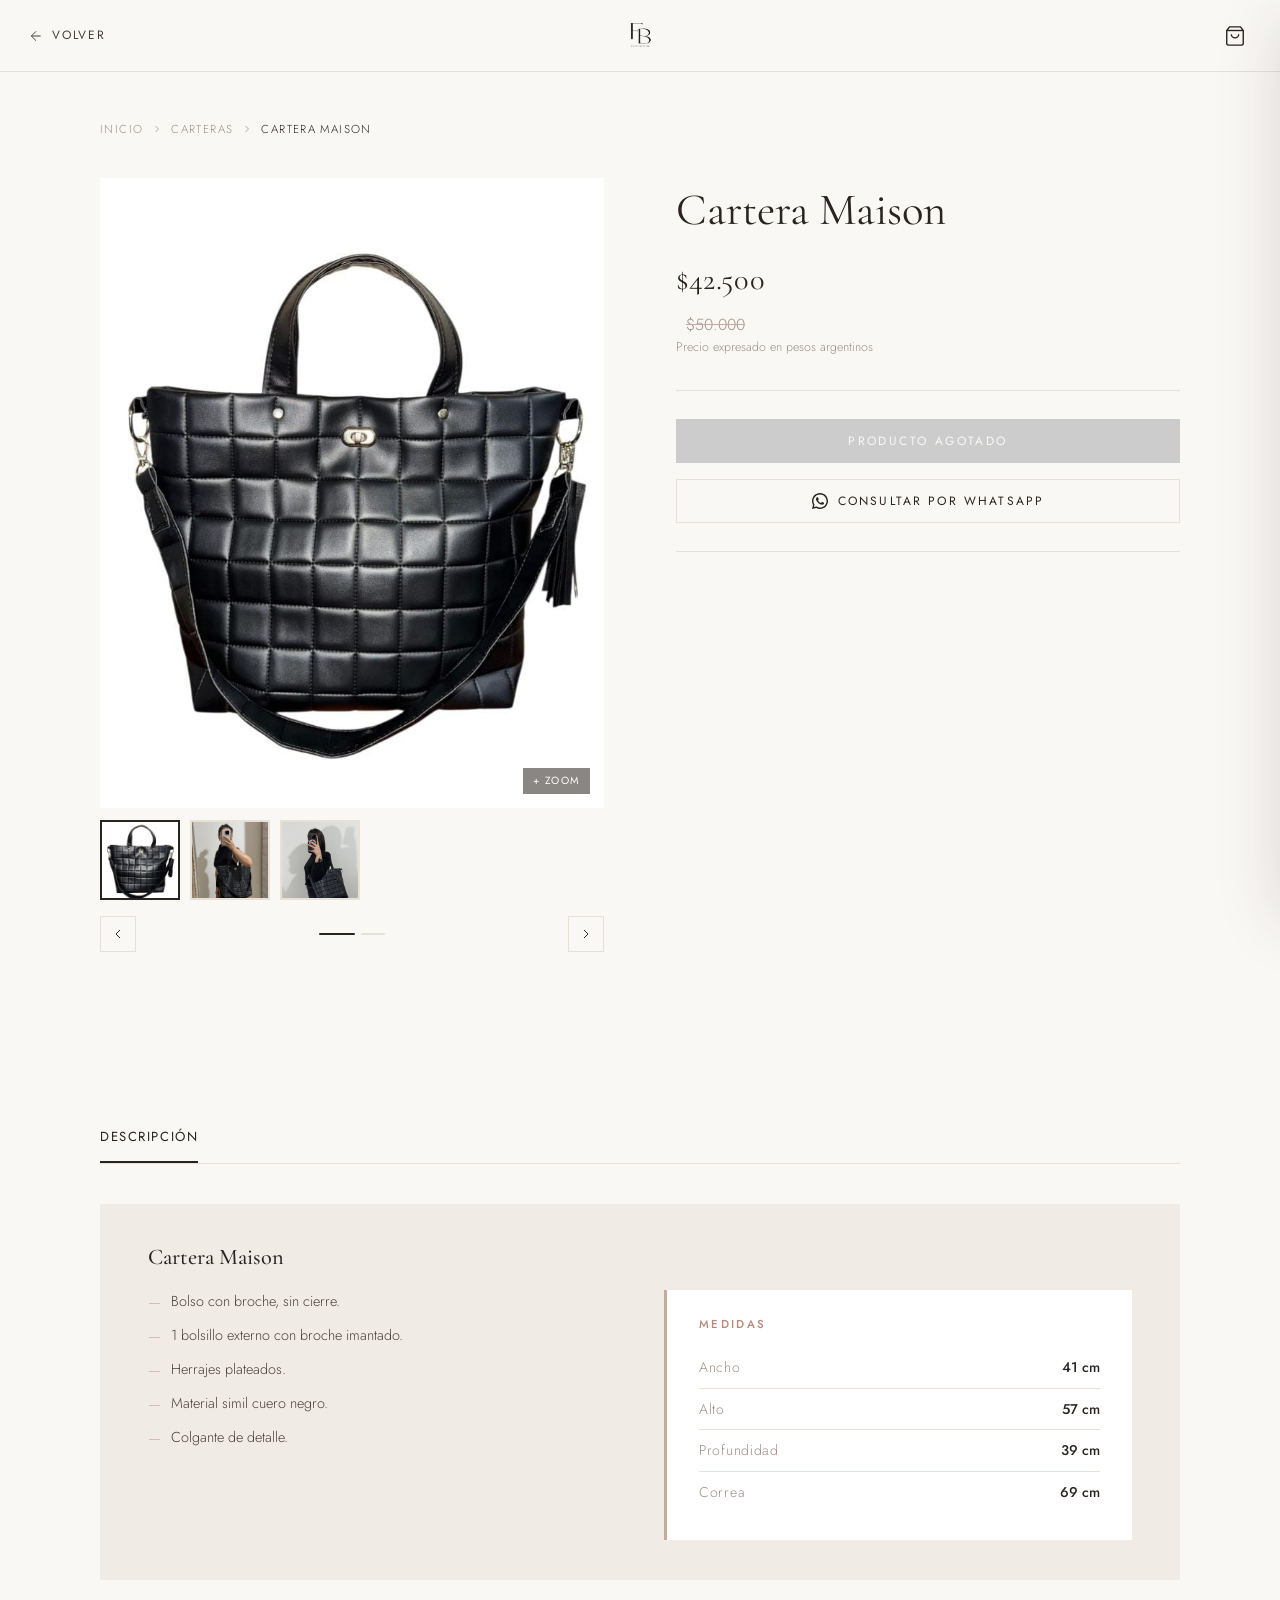
<file: productos/2.html>
<!DOCTYPE html>
<html lang="es">
<head>
  <meta charset="UTF-8" />
  <meta name="viewport" content="width=device-width, initial-scale=1.0" />

  <!-- ======================================================
       INSTRUCCIONES PARA COPIAR Y PEGAR:
       1. Cambiá Cartera Maison por el nombre real
       2. Cambiá PRECIO por el precio (número sin puntos ni $)
       3. Cambiá imagen1.jpg e imagen2.jpg por las imágenes reales
       4. Completá la descripción y medidas del producto
       5. Guardá el archivo (ej: cartera-manhatann.html)
  ====================================================== -->

  <title>Cartera Maison | FB Fernández Bellini</title>
  <meta name="description" content="Cartera Maison — FB Fernández Bellini. Carteras artesanales de diseño exclusivo." />
  <link rel="icon" type="image/png" href="../fblogo.png" />
  <link rel="preconnect" href="https://fonts.googleapis.com" />
  <link rel="preconnect" href="https://fonts.gstatic.com" crossorigin />
  <link href="https://fonts.googleapis.com/css2?family=Cormorant+Garamond:ital,wght@0,300;0,400;0,500;0,600;1,300;1,400&family=Jost:wght@300;400;500&display=swap" rel="stylesheet" />

  <style>
    :root {
      --ivory:       #faf8f5;
      --ivory-dark:  #f0ece5;
      --cream:       #e8e0d5;
      --rose:        #c9a99a;
      --rose-dark:   #b8887a;
      --charcoal:    #2a2420;
      --charcoal-md: #4a3f3a;
      --warm-gray:   #9e8e87;
      --white:       #ffffff;
      --ff-display:  'Cormorant Garamond', Georgia, serif;
      --ff-body:     'Jost', sans-serif;
      --transition:  0.35s cubic-bezier(0.4, 0, 0.2, 1);
      --shadow-sm:   0 2px 12px rgba(42,36,32,0.07);
      --shadow-md:   0 8px 32px rgba(42,36,32,0.12);
      --shadow-lg:   0 20px 60px rgba(42,36,32,0.15);
      --header-h:    72px;
    }

    *, *::before, *::after { box-sizing: border-box; margin: 0; padding: 0; }
    html { scroll-behavior: smooth; font-size: 16px; }
    body { font-family: var(--ff-body); background: var(--ivory); color: var(--charcoal); line-height: 1.6; overflow-x: hidden; }
    img { display: block; max-width: 100%; }
    a { color: inherit; text-decoration: none; }
    ul { list-style: none; }
    button { cursor: pointer; border: none; background: none; font-family: var(--ff-body); }
    h1,h2,h3,h4 { font-family: var(--ff-display); font-weight: 400; line-height: 1.15; }
    ::-webkit-scrollbar { width: 6px; }
    ::-webkit-scrollbar-track { background: var(--ivory-dark); }
    ::-webkit-scrollbar-thumb { background: var(--rose); border-radius: 3px; }

    /* ===== HEADER ===== */
    .header {
      position: fixed;
      top: 0; left: 0; right: 0;
      height: var(--header-h);
      display: flex;
      align-items: center;
      justify-content: space-between;
      padding: 0 28px;
      background: rgba(250,248,245,0.95);
      backdrop-filter: blur(12px);
      border-bottom: 1px solid var(--cream);
      z-index: 100;
      transition: box-shadow var(--transition);
    }
    .header.scrolled { box-shadow: var(--shadow-sm); }

    .header-logo img { height: 44px; width: auto; object-fit: contain; transition: opacity var(--transition); }
    .header-logo:hover img { opacity: 0.7; }

    .back-btn {
      display: flex;
      align-items: center;
      gap: 8px;
      font-size: 0.75rem;
      font-weight: 400;
      letter-spacing: 0.15em;
      text-transform: uppercase;
      color: var(--charcoal-md);
      transition: color var(--transition);
      min-width: 80px;
    }
    .back-btn:hover { color: var(--rose-dark); }
    .back-btn svg { transition: transform var(--transition); flex-shrink: 0; }
    .back-btn:hover svg { transform: translateX(-3px); }

    /* Cart button in header */
    .cart-btn {
      position: relative;
      display: flex;
      align-items: center;
      padding: 6px;
      color: var(--charcoal);
      transition: color var(--transition);
      min-width: 80px;
      justify-content: flex-end;
    }
    .cart-btn:hover { color: var(--rose-dark); }
    .cart-count {
      position: absolute;
      top: 0; right: 0;
      background: var(--rose-dark);
      color: var(--white);
      font-size: 0.65rem;
      font-weight: 500;
      width: 17px; height: 17px;
      border-radius: 50%;
      display: flex;
      align-items: center;
      justify-content: center;
      opacity: 0;
      transform: scale(0);
      transition: var(--transition);
    }
    .cart-count.visible { opacity: 1; transform: scale(1); }

    /* ===== CART DRAWER ===== */
    .cart-overlay {
      position: fixed;
      inset: 0;
      background: rgba(42,36,32,0.4);
      z-index: 149;
      opacity: 0;
      visibility: hidden;
      transition: var(--transition);
    }
    .cart-overlay.open { opacity: 1; visibility: visible; }

    .cart-drawer {
      position: fixed;
      top: 0; right: 0;
      height: 100%;
      width: min(420px, 100vw);
      background: var(--ivory);
      z-index: 150;
      display: flex;
      flex-direction: column;
      transform: translateX(100%);
      transition: transform 0.45s cubic-bezier(0.4, 0, 0.2, 1);
      box-shadow: var(--shadow-lg);
    }
    .cart-drawer.open { transform: translateX(0); }

    .cart-header {
      display: flex;
      align-items: center;
      justify-content: space-between;
      padding: 28px 32px;
      border-bottom: 1px solid var(--cream);
    }
    .cart-header h2 { font-family: var(--ff-display); font-size: 1.5rem; }
    .cart-close {
      font-size: 1.7rem;
      color: var(--charcoal-md);
      line-height: 1;
      transition: color var(--transition);
    }
    .cart-close:hover { color: var(--rose-dark); }

    .cart-items { flex: 1; overflow-y: auto; padding: 24px 32px; }
    .cart-empty {
      text-align: center;
      color: var(--warm-gray);
      padding-top: 40px;
      font-style: italic;
      font-family: var(--ff-display);
      font-size: 1.1rem;
    }

    .cart-item {
      display: grid;
      grid-template-columns: 72px 1fr auto;
      gap: 14px;
      align-items: start;
      padding: 18px 0;
      border-bottom: 1px solid var(--cream);
    }
    .cart-item img { width: 72px; height: 90px; object-fit: cover; background: var(--cream); }
    .cart-item-info { display: flex; flex-direction: column; gap: 4px; }
    .cart-item-name { font-family: var(--ff-display); font-size: 1rem; color: var(--charcoal); }
    .cart-item-price { font-size: 0.88rem; font-weight: 500; color: var(--charcoal-md); }
    .cart-item-qty { display: flex; align-items: center; gap: 10px; margin-top: 8px; }

    .qty-btn-cart {
      width: 24px; height: 24px;
      border: 1px solid var(--cream);
      background: var(--ivory);
      color: var(--charcoal);
      font-size: 0.9rem;
      display: flex;
      align-items: center;
      justify-content: center;
      transition: var(--transition);
    }
    .qty-btn-cart:hover { background: var(--charcoal); color: var(--ivory); border-color: var(--charcoal); }
    .qty-num-cart { font-size: 0.85rem; min-width: 16px; text-align: center; }

    .cart-item-remove {
      color: var(--warm-gray);
      font-size: 1.1rem;
      line-height: 1;
      transition: color var(--transition);
      padding: 4px;
    }
    .cart-item-remove:hover { color: var(--rose-dark); }

    .cart-footer { padding: 24px 32px 32px; border-top: 1px solid var(--cream); }
    .cart-totals {
      display: flex;
      justify-content: space-between;
      font-size: 0.9rem;
      color: var(--charcoal-md);
      margin-bottom: 20px;
    }
    .cart-totals span:last-child { font-weight: 500; font-size: 1rem; }

    .btn-checkout {
      display: flex;
      align-items: center;
      justify-content: center;
      gap: 10px;
      width: 100%;
      padding: 15px;
      background: #25D366;
      color: var(--white);
      font-family: var(--ff-body);
      font-size: 0.8rem;
      font-weight: 500;
      letter-spacing: 0.12em;
      text-transform: uppercase;
      border: none;
      transition: var(--transition);
    }
    .btn-checkout:hover { background: #1ebe5a; }

    /* ===== PRODUCT PAGE ===== */
    .product-page {
      padding-top: calc(var(--header-h) + 48px);
      padding-bottom: 80px;
      max-width: 1200px;
      margin: 0 auto;
      padding-left: 60px;
      padding-right: 60px;
    }

    .breadcrumb {
      display: flex;
      align-items: center;
      gap: 8px;
      font-size: 0.72rem;
      font-weight: 300;
      letter-spacing: 0.12em;
      text-transform: uppercase;
      color: var(--warm-gray);
      margin-bottom: 40px;
    }
    .breadcrumb a { transition: color var(--transition); }
    .breadcrumb a:hover { color: var(--rose-dark); }
    .breadcrumb span { color: var(--charcoal); }

    .product-layout {
      display: grid;
      grid-template-columns: 1fr 1fr;
      gap: 72px;
      align-items: start;
    }

    /* ===== GALLERY ===== */
    .gallery { position: sticky; top: calc(var(--header-h) + 24px); }

    .gallery-main {
      position: relative;
      overflow: hidden;
      background: var(--cream);
      aspect-ratio: 4/5;
      cursor: zoom-in;
    }
    .gallery-main img {
      width: 100%; height: 100%;
      object-fit: cover;
      object-position: center;
      transition: transform 0.4s ease;
      pointer-events: none;
    }
    .gallery-main.zoomed { cursor: zoom-out; }
    .gallery-main.zoomed img { transform: scale(2); }

    .zoom-hint {
      position: absolute;
      bottom: 14px; right: 14px;
      background: rgba(42,36,32,0.55);
      color: var(--white);
      font-size: 0.65rem;
      letter-spacing: 0.15em;
      text-transform: uppercase;
      padding: 5px 10px;
      pointer-events: none;
      transition: opacity var(--transition);
    }
    .gallery-main.zoomed .zoom-hint { opacity: 0; }

    .gallery-thumbs { display: flex; gap: 10px; margin-top: 12px; }
    .thumb {
      width: 80px;
      aspect-ratio: 1/1;
      overflow: hidden;
      cursor: pointer;
      border: 2px solid transparent;
      transition: border-color var(--transition);
      background: var(--cream);
      flex-shrink: 0;
    }
    .thumb.active { border-color: var(--charcoal); }
    .thumb:hover { border-color: var(--rose); }
    .thumb img { width: 100%; height: 100%; object-fit: cover; }

    .gallery-nav {
      display: flex;
      justify-content: space-between;
      align-items: center;
      margin-top: 16px;
    }
    .gallery-arrow {
      display: flex;
      align-items: center;
      justify-content: center;
      width: 36px; height: 36px;
      border: 1px solid var(--cream);
      color: var(--charcoal);
      background: var(--ivory);
      transition: var(--transition);
    }
    .gallery-arrow:hover { background: var(--charcoal); color: var(--ivory); border-color: var(--charcoal); }
    .gallery-dots { display: flex; gap: 6px; }
    .gallery-dot {
      width: 24px; height: 2px;
      background: var(--cream);
      border-radius: 1px;
      transition: var(--transition);
    }
    .gallery-dot.active { background: var(--charcoal); width: 36px; }

    /* ===== PRODUCT INFO ===== */
    .product-info { padding-top: 8px; }
    .product-tag {
      font-size: 0.7rem;
      font-weight: 300;
      letter-spacing: 0.28em;
      text-transform: uppercase;
      color: var(--rose);
      margin-bottom: 12px;
    }
    .product-name {
      font-family: var(--ff-display);
      font-size: clamp(2rem, 3.5vw, 2.8rem);
      font-weight: 400;
      color: var(--charcoal);
      margin-bottom: 20px;
      line-height: 1.1;
    }
    .product-price {
      font-size: 1.9rem;
      font-weight: 400;
      font-family: var(--ff-display);
      color: var(--charcoal);
      margin-bottom: 8px;
      letter-spacing: 0.02em;
    }
    .product-price.has-sale { color: var(--rose-dark); }
    .price-original {
      font-size: 1rem;
      font-weight: 300;
      color: var(--warm-gray);
      text-decoration: line-through;
      text-decoration-color: var(--rose);
      margin-left: 10px;
      font-family: var(--ff-body);
    }
    .price-note {
      font-size: 0.78rem;
      font-weight: 300;
      color: var(--warm-gray);
      margin-bottom: 32px;
    }
    .divider { height: 1px; background: var(--cream); margin: 28px 0; }

    /* Qty + Add to cart */
    .qty-row { display: flex; align-items: center; gap: 16px; margin-bottom: 16px; }
    .qty-control { display: flex; align-items: center; border: 1px solid var(--cream); }
    .qty-btn-product {
      width: 40px; height: 44px;
      display: flex; align-items: center; justify-content: center;
      font-size: 1.1rem;
      color: var(--charcoal);
      background: var(--ivory);
      transition: var(--transition);
    }
    .qty-btn-product:hover { background: var(--cream); }
    .qty-num-product {
      width: 44px; height: 44px;
      text-align: center;
      font-size: 0.9rem;
      font-weight: 400;
      border-left: 1px solid var(--cream);
      border-right: 1px solid var(--cream);
      display: flex; align-items: center; justify-content: center;
    }
    .btn-add-cart {
      flex: 1; height: 44px;
      background: var(--charcoal);
      color: var(--ivory);
      font-family: var(--ff-body);
      font-size: 0.75rem;
      font-weight: 400;
      letter-spacing: 0.2em;
      text-transform: uppercase;
      border: 1px solid var(--charcoal);
      transition: var(--transition);
      display: flex; align-items: center; justify-content: center; gap: 10px;
    }
    .btn-add-cart:hover { background: var(--rose-dark); border-color: var(--rose-dark); }
    .btn-add-cart.added { background: var(--rose-dark); border-color: var(--rose-dark); }

    .btn-whatsapp {
      display: flex; align-items: center; justify-content: center; gap: 10px;
      width: 100%; height: 44px;
      background: transparent;
      color: var(--charcoal);
      font-family: var(--ff-body);
      font-size: 0.75rem;
      font-weight: 400;
      letter-spacing: 0.18em;
      text-transform: uppercase;
      border: 1px solid var(--cream);
      transition: var(--transition);
    }
    .btn-whatsapp:hover { border-color: #25D366; color: #25D366; }

    .product-meta { display: flex; flex-direction: column; gap: 10px; margin-top: 28px; }
    .meta-item {
      display: flex; align-items: center; gap: 10px;
      font-size: 0.8rem; font-weight: 300;
      color: var(--warm-gray); letter-spacing: 0.05em;
    }
    .meta-item svg { color: var(--rose); flex-shrink: 0; }

    /* ===== DESCRIPTION ===== */
    .description-section {
      margin-top: 80px;
      max-width: 1200px;
      margin-left: auto;
      margin-right: auto;
      padding: 0 60px 80px;
    }
    .desc-tabs {
      display: flex;
      border-bottom: 1px solid var(--cream);
      margin-bottom: 40px;
    }
    .desc-tab {
      font-family: var(--ff-body);
      font-size: 0.82rem;
      font-weight: 400;
      letter-spacing: 0.12em;
      text-transform: uppercase;
      color: var(--warm-gray);
      padding: 14px 0;
      margin-right: 40px;
      border-bottom: 2px solid transparent;
      transition: color var(--transition), border-color var(--transition);
    }
    .desc-tab.active { color: var(--charcoal); border-bottom-color: var(--charcoal); }
    .desc-body { background: var(--ivory-dark); padding: 40px 48px; }
    .desc-title {
      font-family: var(--ff-display);
      font-size: 1.4rem;
      font-weight: 500;
      color: var(--charcoal);
      margin-bottom: 20px;
    }
    .desc-grid { display: grid; grid-template-columns: 1fr 1fr; gap: 48px; align-items: start; }
    .desc-features { display: flex; flex-direction: column; gap: 10px; }
    .desc-feature {
      display: flex; align-items: flex-start; gap: 10px;
      font-size: 0.9rem; font-weight: 300;
      color: var(--charcoal-md); line-height: 1.6;
    }
    .desc-feature::before { content: '—'; color: var(--rose); flex-shrink: 0; margin-top: 1px; }
    .desc-measures {
      background: var(--white);
      padding: 28px 32px;
      border-left: 3px solid var(--rose);
    }
    .desc-measures h4 {
      font-family: var(--ff-body);
      font-size: 0.72rem; font-weight: 500;
      letter-spacing: 0.2em; text-transform: uppercase;
      color: var(--rose-dark); margin-bottom: 16px;
    }
    .measure-row {
      display: flex; justify-content: space-between; align-items: center;
      padding: 9px 0; border-bottom: 1px solid var(--cream); font-size: 0.88rem;
    }
    .measure-row:last-child { border-bottom: none; }
    .measure-label { font-weight: 300; color: var(--warm-gray); letter-spacing: 0.05em; }
    .measure-value { font-weight: 500; color: var(--charcoal); }

    /* ===== TOAST ===== */
    .toast {
      position: fixed; bottom: 32px; left: 50%;
      transform: translateX(-50%) translateY(80px);
      background: var(--charcoal); color: var(--ivory);
      padding: 13px 28px; font-size: 0.82rem; font-weight: 300;
      letter-spacing: 0.08em; z-index: 999;
      transition: transform 0.4s cubic-bezier(0.4,0,0.2,1), opacity 0.4s;
      opacity: 0; pointer-events: none; white-space: nowrap;
    }
    .toast.show { transform: translateX(-50%) translateY(0); opacity: 1; }

    /* ===== RESPONSIVE ===== */
    @media (max-width: 1024px) {
      .product-page { padding-left: 40px; padding-right: 40px; }
      .description-section { padding-left: 40px; padding-right: 40px; }
      .product-layout { gap: 48px; }
    }
    @media (max-width: 768px) {
      :root { --header-h: 60px; }
      .product-page { padding-left: 20px; padding-right: 20px; padding-top: calc(var(--header-h) + 32px); }
      .description-section { padding-left: 20px; padding-right: 20px; margin-top: 48px; }
      .product-layout { grid-template-columns: 1fr; gap: 32px; }
      .gallery { position: static; }
      .desc-grid { grid-template-columns: 1fr; gap: 28px; }
      .desc-body { padding: 28px 24px; }
    }
    @media (max-width: 480px) {
      .header { padding: 0 20px; }
      .header-logo img { height: 36px; }
      .cart-drawer { width: 100vw; }
      .qty-row { flex-direction: column; align-items: stretch; }
      .qty-control { justify-content: center; }
      .btn-add-cart { justify-content: center; }
    }
  </style>
</head>
<body>

  <!-- ===== CART DRAWER (idéntico al del sitio principal) ===== -->
  <aside class="cart-drawer" id="cartDrawer" role="complementary" aria-label="Carrito de compras">
    <div class="cart-header">
      <h2>Tu Carrito</h2>
      <button class="cart-close" id="cartClose" aria-label="Cerrar carrito">&times;</button>
    </div>
    <div class="cart-items" id="cartItems">
      <p class="cart-empty">Tu carrito está vacío</p>
    </div>
    <div class="cart-footer">
      <div class="cart-totals">
        <span>Subtotal</span>
        <span id="cartSubtotal">$0</span>
      </div>
      <button class="btn-checkout" id="checkoutBtn" aria-label="Finalizar compra vía WhatsApp">
        <svg width="18" height="18" viewBox="0 0 24 24" fill="currentColor">
          <path d="M17.472 14.382c-.297-.149-1.758-.867-2.03-.967-.273-.099-.471-.148-.67.15-.197.297-.767.966-.94 1.164-.173.199-.347.223-.644.075-.297-.15-1.255-.463-2.39-1.475-.883-.788-1.48-1.761-1.653-2.059-.173-.297-.018-.458.13-.606.134-.133.298-.347.446-.52.149-.174.198-.298.298-.497.099-.198.05-.371-.025-.52-.075-.149-.669-1.612-.916-2.207-.242-.579-.487-.5-.669-.51-.173-.008-.371-.01-.57-.01-.198 0-.52.074-.792.372-.272.297-1.04 1.016-1.04 2.479 0 1.462 1.065 2.875 1.213 3.074.149.198 2.096 3.2 5.077 4.487.709.306 1.262.489 1.694.625.712.227 1.36.195 1.871.118.571-.085 1.758-.719 2.006-1.413.248-.694.248-1.289.173-1.413-.074-.124-.272-.198-.57-.347z"/>
          <path d="M12.002 0C5.373 0 0 5.373 0 12.001c0 2.118.554 4.103 1.522 5.831L.053 23.961l6.266-1.442A11.937 11.937 0 0012.002 24C18.63 24 24 18.627 24 12.001 24 5.373 18.63 0 12.002 0zm0 21.818a9.807 9.807 0 01-5.032-1.382l-.361-.214-3.72.856.894-3.614-.236-.371A9.804 9.804 0 012.181 12c0-5.418 4.403-9.818 9.82-9.818 5.419 0 9.82 4.4 9.82 9.818 0 5.419-4.401 9.818-9.819 9.818z"/>
        </svg>
        Finalizar por WhatsApp
      </button>
    </div>
  </aside>
  <div class="cart-overlay" id="cartOverlay"></div>

  <!-- ===== HEADER ===== -->
  <header class="header" id="header">
    <a href="../index.html" class="back-btn" aria-label="Volver al inicio">
      <svg width="16" height="16" viewBox="0 0 24 24" fill="none" stroke="currentColor" stroke-width="1.5">
        <path d="M19 12H5M12 5l-7 7 7 7"/>
      </svg>
      Volver
    </a>
    <a href="../index.html" class="header-logo" aria-label="FB Fernández Bellini">
      <img src="../fblogo.png" alt="FB Fernández Bellini" />
    </a>
    <!-- Ícono carrito igual al del sitio principal -->
    <button class="cart-btn" id="cartBtn" aria-label="Ver carrito de compras">
      <svg width="22" height="22" viewBox="0 0 24 24" fill="none" stroke="currentColor" stroke-width="1.5">
        <path d="M6 2L3 6v14a2 2 0 002 2h14a2 2 0 002-2V6l-3-4z"/>
        <line x1="3" y1="6" x2="21" y2="6"/>
        <path d="M16 10a4 4 0 01-8 0"/>
      </svg>
      <span class="cart-count" id="cartCount" aria-live="polite">0</span>
    </button>
  </header>

  <!-- ===== MAIN ===== -->
  <main>
    <div class="product-page">

      <!-- Breadcrumb -->
      <nav class="breadcrumb" aria-label="Navegación">
        <a href="../index.html">Inicio</a>
        <svg width="12" height="12" viewBox="0 0 24 24" fill="none" stroke="currentColor" stroke-width="1.5"><path d="M9 18l6-6-6-6"/></svg>
        <a href="index.html#carteras">Carteras</a>
        <svg width="12" height="12" viewBox="0 0 24 24" fill="none" stroke="currentColor" stroke-width="1.5"><path d="M9 18l6-6-6-6"/></svg>
        <!-- ▼ Cambiá Cartera Maison ▼ -->
        <span>Cartera Maison</span>
      </nav>

      <div class="product-layout">

        <!-- ===== GALERÍA ===== -->
        <div class="gallery">
          <div class="gallery-main" id="galleryMain" title="Click para hacer zoom">
            <!-- ▼ Cambiá imagen1.jpg ▼ -->
            <img src="../cartera4.jpg" alt="Cartera Maison" id="mainImg" />
            <span class="zoom-hint">+ Zoom</span>
          </div>
          <div class="gallery-thumbs">
            <!-- ▼ Cambiá imagen1.jpg e imagen2.jpg ▼ -->
            <div class="thumb active" data-idx="0">
              <img src="../cartera4.jpg" alt="Cartera Maison vista 1" />
            </div>
            <div class="thumb" data-idx="1">
              <img src="../maison.jpg" alt="Cartera Maison vista 2" />
            </div>
             <div class="thumb" data-idx="1">
              <img src="../maison2.png" alt="Cartera Maison vista 3" />
            </div>
          </div>
          <div class="gallery-nav">
            <button class="gallery-arrow" id="prevImg" aria-label="Imagen anterior">
              <svg width="16" height="16" viewBox="0 0 24 24" fill="none" stroke="currentColor" stroke-width="1.5"><path d="M15 18l-6-6 6-6"/></svg>
            </button>
            <div class="gallery-dots">
              <div class="gallery-dot active"></div>
              <div class="gallery-dot"></div>
            </div>
            <button class="gallery-arrow" id="nextImg" aria-label="Imagen siguiente">
              <svg width="16" height="16" viewBox="0 0 24 24" fill="none" stroke="currentColor" stroke-width="1.5"><path d="M9 18l6-6-6-6"/></svg>
            </button>
          </div>
        </div>

        <!-- ===== INFO ===== -->
        <div class="product-info">
   
          <!-- ▼ Cambiá Cartera Maison ▼ -->
          <h1 class="product-name">Cartera Maison</h1>

          <!-- ▼ Cambiá $PRECIO. Para oferta: agregá <span class="price-original">$PRECIO_ORIGINAL</span> ▼ -->
          <p class="product-price">$42.500</p> <span class="price-original">$50.000</span>
          <p class="price-note">Precio expresado en pesos argentinos</p>

          <div class="divider"></div>

          <div class="qty-row">
          
       <button class="btn-add-cart" disabled style="background:#ccc;border-color:#ccc;cursor:not-allowed;">
  Producto Agotado
</button>
          </div>

          <button class="btn-whatsapp" id="whatsappBtn">
            <svg width="16" height="16" viewBox="0 0 24 24" fill="currentColor">
              <path d="M17.472 14.382c-.297-.149-1.758-.867-2.03-.967-.273-.099-.471-.148-.67.15-.197.297-.767.966-.94 1.164-.173.199-.347.223-.644.075-.297-.15-1.255-.463-2.39-1.475-.883-.788-1.48-1.761-1.653-2.059-.173-.297-.018-.458.13-.606.134-.133.298-.347.446-.52.149-.174.198-.298.298-.497.099-.198.05-.371-.025-.52-.075-.149-.669-1.612-.916-2.207-.242-.579-.487-.5-.669-.51-.173-.008-.371-.01-.57-.01-.198 0-.52.074-.792.372-.272.297-1.04 1.016-1.04 2.479 0 1.462 1.065 2.875 1.213 3.074.149.198 2.096 3.2 5.077 4.487.709.306 1.262.489 1.694.625.712.227 1.36.195 1.871.118.571-.085 1.758-.719 2.006-1.413.248-.694.248-1.289.173-1.413-.074-.124-.272-.198-.57-.347z"/>
              <path d="M12.002 0C5.373 0 0 5.373 0 12.001c0 2.118.554 4.103 1.522 5.831L.053 23.961l6.266-1.442A11.937 11.937 0 0012.002 24C18.63 24 24 18.627 24 12.001 24 5.373 18.63 0 12.002 0zm0 21.818a9.807 9.807 0 01-5.032-1.382l-.361-.214-3.72.856.894-3.614-.236-.371A9.804 9.804 0 012.181 12c0-5.418 4.403-9.818 9.82-9.818 5.419 0 9.82 4.4 9.82 9.818 0 5.419-4.401 9.818-9.819 9.818z"/>
            </svg>
            Consultar por WhatsApp
          </button>

          <div class="divider"></div>

          <div class="product-meta">
           
          </div>
        </div>

      </div>
    </div>

    <!-- ===== DESCRIPCIÓN ===== -->
    <div class="description-section">
      <div class="desc-tabs">
        <div class="desc-tab active">Descripción</div>
      </div>
      <div class="desc-body">
        <!-- ▼ Cambiá Cartera Maison ▼ -->
        <h3 class="desc-title">Cartera Maison</h3>
        <div class="desc-grid">
          <div class="desc-features">
            <!-- ▼ Editá las características del producto ▼ -->
            <div class="desc-feature">Bolso con broche, sin cierre.</div>
            <div class="desc-feature">1 bolsillo externo con broche imantado.</div>
            <div class="desc-feature">Herrajes plateados.</div>
            <div class="desc-feature">Material simil cuero negro.</div>
            <div class="desc-feature">Colgante de detalle.</div>
          </div>
          <div>
            <div class="desc-measures">
              <h4>Medidas</h4>
              <!-- ▼ Editá las medidas ▼ -->
              <div class="measure-row">
                <span class="measure-label">Ancho</span>
                <span class="measure-value">41 cm</span>
              </div>
              <div class="measure-row">
                <span class="measure-label">Alto</span>
                <span class="measure-value">57 cm</span>
              </div>
              <div class="measure-row">
                <span class="measure-label">Profundidad</span>
                <span class="measure-value">39 cm</span>
              </div>
              <div class="measure-row">
                <span class="measure-label">Correa</span>
                <span class="measure-value">69 cm</span>
              </div>
            </div>
          </div>
        </div>
      </div>
    </div>
  </main>

  <div class="toast" id="toast"></div>

  <script>
    'use strict';

    // ============================================================
    //  ▼▼▼ SOLO CAMBIÁ ESTA SECCIÓN PARA CADA PRODUCTO ▼▼▼
    // ============================================================
    const PRODUCT = {
      id:    2, 
      name:  'Cartera Maison',   // ← nombre del producto
      price: 42500,               // ← precio (número, sin puntos ni $)
      image: '../cartera4.jpg'        // ← imagen principal (para el carrito)
    };
    // Imágenes del carrusel (podés tener 2, 3 o más)
    const GALLERY_IMAGES = ['../cartera4.jpg', '../maison.jpg', '../maison2.png']; // ← cambiá
    // ============================================================

    /* =================== GALERÍA =================== */
    let currentImg = 0;
    const mainImg     = document.getElementById('mainImg');
    const galleryMain = document.getElementById('galleryMain');
    const thumbEls    = document.querySelectorAll('.thumb');
    const dotEls      = document.querySelectorAll('.gallery-dot');

    function goToImg(idx) {
      currentImg = (idx + GALLERY_IMAGES.length) % GALLERY_IMAGES.length;
      mainImg.src = GALLERY_IMAGES[currentImg];
      thumbEls.forEach((t, i) => t.classList.toggle('active', i === currentImg));
      dotEls.forEach((d, i)   => d.classList.toggle('active', i === currentImg));
      galleryMain.classList.remove('zoomed');
    }

    document.getElementById('prevImg').addEventListener('click', () => goToImg(currentImg - 1));
    document.getElementById('nextImg').addEventListener('click', () => goToImg(currentImg + 1));
    thumbEls.forEach((th, i) => th.addEventListener('click', () => goToImg(i)));

    // Zoom con seguimiento del cursor
    galleryMain.addEventListener('click', (e) => {
      if (galleryMain.classList.contains('zoomed')) {
        galleryMain.classList.remove('zoomed');
        mainImg.style.transformOrigin = 'center center';
      } else {
        const rect = galleryMain.getBoundingClientRect();
        const xPct = ((e.clientX - rect.left) / rect.width)  * 100;
        const yPct = ((e.clientY - rect.top)  / rect.height) * 100;
        mainImg.style.transformOrigin = `${xPct}% ${yPct}%`;
        galleryMain.classList.add('zoomed');
      }
    });

    /* =================== CANTIDAD =================== */
    let qty = 1;
    const qtyNumEl = document.getElementById('qtyNum');
    document.getElementById('qtyMinus').addEventListener('click', () => {
      if (qty > 1) { qty--; qtyNumEl.textContent = qty; }
    });
    document.getElementById('qtyPlus').addEventListener('click', () => {
      qty++; qtyNumEl.textContent = qty;
    });

    /* =================== CARRITO (comparte localStorage con index.html) =================== */
    const formatPrice = (n) => '$' + n.toLocaleString('es-AR', { minimumFractionDigits: 0 });

    function loadCart() {
      return JSON.parse(localStorage.getItem('fbfb_cart') || '[]');
    }
    function saveCart(cart) {
      localStorage.setItem('fbfb_cart', JSON.stringify(cart));
    }
    function getCartTotal(cart) {
      return cart.reduce((s, i) => s + i.qty, 0);
    }
    function getCartSubtotal(cart) {
      return cart.reduce((s, i) => s + i.price * i.qty, 0);
    }

    function updateCartCount() {
      const total = getCartTotal(loadCart());
      const countEl = document.getElementById('cartCount');
      countEl.textContent = total;
      countEl.classList.toggle('visible', total > 0);
    }

    function renderCart() {
      const cart = loadCart();
      const cartItemsEl  = document.getElementById('cartItems');
      const subtotalEl   = document.getElementById('cartSubtotal');

      if (cart.length === 0) {
        cartItemsEl.innerHTML = '<p class="cart-empty">Tu carrito está vacío</p>';
        subtotalEl.textContent = '$0';
        return;
      }

      subtotalEl.textContent = formatPrice(getCartSubtotal(cart));
      cartItemsEl.innerHTML = '';

      cart.forEach(item => {
        const el = document.createElement('div');
        el.className = 'cart-item';
        el.innerHTML = `
        <img src="../${item.image.replace(/^(\.\.\/)+/, '')}" alt="${item.alt || item.name}" loading="lazy" />
          <div class="cart-item-info">
            <p class="cart-item-name">${item.name}</p>
            <p class="cart-item-price">${formatPrice(item.price)}</p>
            <div class="cart-item-qty">
              <button class="qty-btn-cart" data-key="${item.key}" data-delta="-1" aria-label="Reducir">−</button>
              <span class="qty-num-cart">${item.qty}</span>
              <button class="qty-btn-cart" data-key="${item.key}" data-delta="1" aria-label="Aumentar">+</button>
            </div>
          </div>
          <button class="cart-item-remove" data-key="${item.key}" aria-label="Eliminar">×</button>
        `;
        cartItemsEl.appendChild(el);
      });

      cartItemsEl.querySelectorAll('.qty-btn-cart').forEach(btn => {
        btn.addEventListener('click', () => {
          const cart = loadCart();
          const item = cart.find(i => i.key === btn.dataset.key);
          if (item) {
            item.qty = Math.max(1, item.qty + parseInt(btn.dataset.delta));
            saveCart(cart);
            renderCart();
            updateCartCount();
          }
        });
      });
      cartItemsEl.querySelectorAll('.cart-item-remove').forEach(btn => {
        btn.addEventListener('click', () => {
          const cart = loadCart().filter(i => i.key !== btn.dataset.key);
          saveCart(cart);
          renderCart();
          updateCartCount();
        });
      });
    }

    function openCart() {
      document.getElementById('cartDrawer').classList.add('open');
      document.getElementById('cartOverlay').classList.add('open');
      document.body.style.overflow = 'hidden';
    }
    function closeCart() {
      document.getElementById('cartDrawer').classList.remove('open');
      document.getElementById('cartOverlay').classList.remove('open');
      document.body.style.overflow = '';
    }

    // Botón carrito en header
    document.getElementById('cartBtn').addEventListener('click', openCart);
    document.getElementById('cartClose').addEventListener('click', closeCart);
    document.getElementById('cartOverlay').addEventListener('click', closeCart);

    // Agregar al carrito desde esta página
    document.getElementById('addToCartBtn').addEventListener('click', (e) => {
      const btn = e.currentTarget;
      const cart = loadCart();
     const key = `${PRODUCT.id}`;
      const existing = cart.find(i => i.key === key);
      if (existing) {
        existing.qty += qty;
      } else {
     cart.push({
  key,
  id: PRODUCT.id,
  name: PRODUCT.name,
  price: PRODUCT.price,
  image: PRODUCT.image,
  alt: PRODUCT.name,
  qty
});
      }
      saveCart(cart);
      renderCart();
      updateCartCount();
      openCart();
      showToast(`"${PRODUCT.name}" agregada al carrito`);

      btn.textContent = '✓ Agregado';
      btn.classList.add('added');
      setTimeout(() => {
        btn.innerHTML = `<svg width="16" height="16" viewBox="0 0 24 24" fill="none" stroke="currentColor" stroke-width="1.5"><path d="M6 2L3 6v14a2 2 0 002 2h14a2 2 0 002-2V6l-3-4z"/><line x1="3" y1="6" x2="21" y2="6"/><path d="M16 10a4 4 0 01-8 0"/></svg> Agregar al carrito`;
        btn.classList.remove('added');
      }, 2000);
    });

    // Checkout WhatsApp
    document.getElementById('checkoutBtn').addEventListener('click', () => {
      const cart = loadCart();
      if (cart.length === 0) { showToast('Tu carrito está vacío'); return; }
      const lines = cart.map(i => `• ${i.name} x${i.qty} — ${formatPrice(i.price * i.qty)}`);
      const total = getCartSubtotal(cart);
      const msg = encodeURIComponent([
        '¡Hola! Me gustaría hacer el siguiente pedido:', '',
        ...lines, '',
        `*Total: ${formatPrice(total)}*`, '',
        '¿Pueden confirmarme disponibilidad y formas de pago? ¡Gracias! 😊'
      ].join('\n'));
      window.open(`https://wa.me/5491144036133?text=${msg}`, '_blank', 'noopener,noreferrer');
    });

    // Botón WhatsApp consulta directa
    document.getElementById('whatsappBtn').addEventListener('click', () => {
      const msg = encodeURIComponent(
        `¡Hola! Quisiera consultar por la *${PRODUCT.name}* (${formatPrice(PRODUCT.price)}).\n¿Tienen disponibilidad? ¡Gracias! 😊`
      );
      window.open(`https://wa.me/5491144036133?text=${msg}`, '_blank', 'noopener,noreferrer');
    });

    // Escape cierra carrito
    document.addEventListener('keydown', (e) => {
      if (e.key === 'Escape') closeCart();
    });

    /* =================== TOAST =================== */
    let toastTimer;
    function showToast(msg) {
      const toast = document.getElementById('toast');
      toast.textContent = msg;
      toast.classList.add('show');
      clearTimeout(toastTimer);
      toastTimer = setTimeout(() => toast.classList.remove('show'), 3000);
    }

    /* =================== HEADER SCROLL =================== */
    window.addEventListener('scroll', () => {
      document.getElementById('header').classList.toggle('scrolled', window.scrollY > 20);
    }, { passive: true });

    /* =================== INIT =================== */
    renderCart();
    updateCartCount();
  </script>
</body>
</html>
</file>
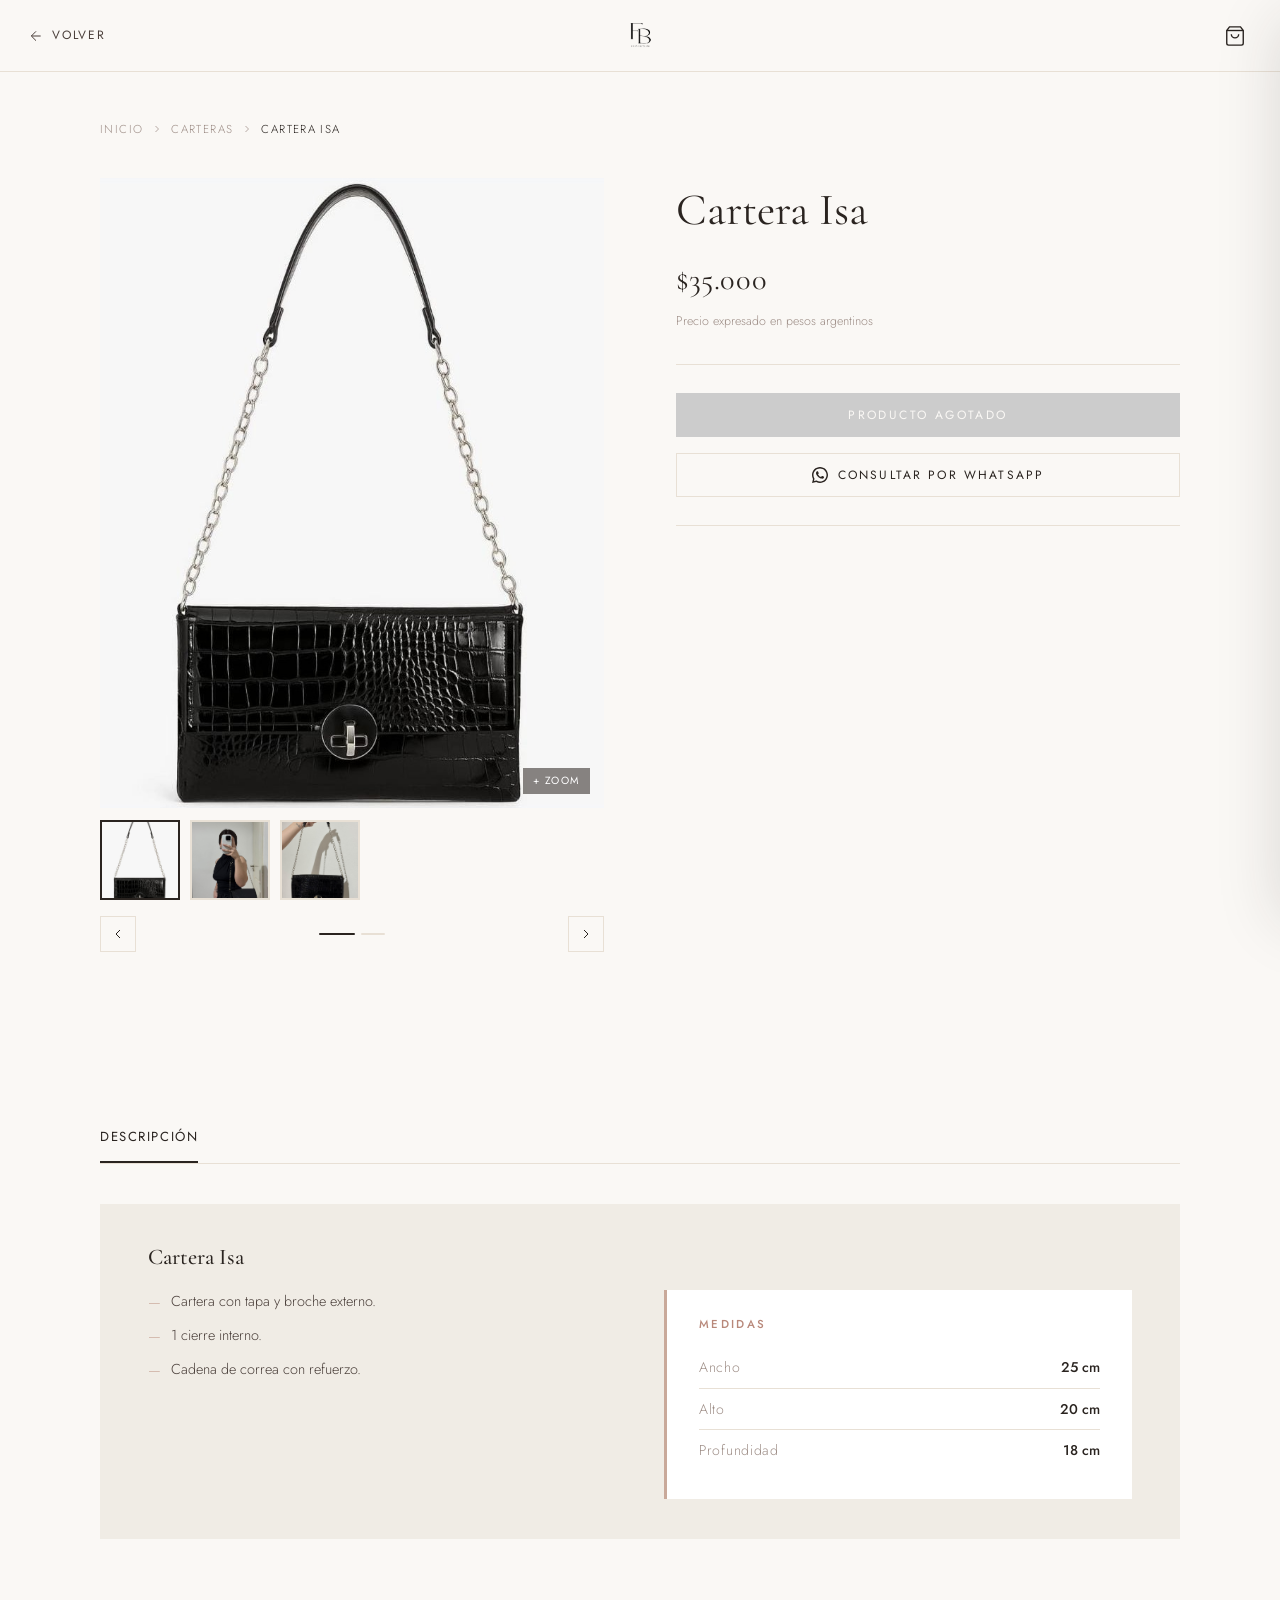
<file: productos/3.html>
<!DOCTYPE html>
<html lang="es">
<head>
  <meta charset="UTF-8" />
  <meta name="viewport" content="width=device-width, initial-scale=1.0" />

  <!-- ======================================================
       INSTRUCCIONES PARA COPIAR Y PEGAR:
       1. Cambiá Cartera Isa por el nombre real
       2. Cambiá PRECIO por el precio (número sin puntos ni $)
       3. Cambiá imagen1.jpg e imagen2.jpg por las imágenes reales
       4. Completá la descripción y medidas del producto
       5. Guardá el archivo (ej: cartera-manhatann.html)
  ====================================================== -->

  <title>Cartera Isa | FB Fernández Bellini</title>
  <meta name="description" content="Cartera Isa — FB Fernández Bellini. Carteras artesanales de diseño exclusivo." />
  <link rel="icon" type="image/png" href="../fblogo.png" />
  <link rel="preconnect" href="https://fonts.googleapis.com" />
  <link rel="preconnect" href="https://fonts.gstatic.com" crossorigin />
  <link href="https://fonts.googleapis.com/css2?family=Cormorant+Garamond:ital,wght@0,300;0,400;0,500;0,600;1,300;1,400&family=Jost:wght@300;400;500&display=swap" rel="stylesheet" />

  <style>
    :root {
      --ivory:       #faf8f5;
      --ivory-dark:  #f0ece5;
      --cream:       #e8e0d5;
      --rose:        #c9a99a;
      --rose-dark:   #b8887a;
      --charcoal:    #2a2420;
      --charcoal-md: #4a3f3a;
      --warm-gray:   #9e8e87;
      --white:       #ffffff;
      --ff-display:  'Cormorant Garamond', Georgia, serif;
      --ff-body:     'Jost', sans-serif;
      --transition:  0.35s cubic-bezier(0.4, 0, 0.2, 1);
      --shadow-sm:   0 2px 12px rgba(42,36,32,0.07);
      --shadow-md:   0 8px 32px rgba(42,36,32,0.12);
      --shadow-lg:   0 20px 60px rgba(42,36,32,0.15);
      --header-h:    72px;
    }

    *, *::before, *::after { box-sizing: border-box; margin: 0; padding: 0; }
    html { scroll-behavior: smooth; font-size: 16px; }
    body { font-family: var(--ff-body); background: var(--ivory); color: var(--charcoal); line-height: 1.6; overflow-x: hidden; }
    img { display: block; max-width: 100%; }
    a { color: inherit; text-decoration: none; }
    ul { list-style: none; }
    button { cursor: pointer; border: none; background: none; font-family: var(--ff-body); }
    h1,h2,h3,h4 { font-family: var(--ff-display); font-weight: 400; line-height: 1.15; }
    ::-webkit-scrollbar { width: 6px; }
    ::-webkit-scrollbar-track { background: var(--ivory-dark); }
    ::-webkit-scrollbar-thumb { background: var(--rose); border-radius: 3px; }

    /* ===== HEADER ===== */
    .header {
      position: fixed;
      top: 0; left: 0; right: 0;
      height: var(--header-h);
      display: flex;
      align-items: center;
      justify-content: space-between;
      padding: 0 28px;
      background: rgba(250,248,245,0.95);
      backdrop-filter: blur(12px);
      border-bottom: 1px solid var(--cream);
      z-index: 100;
      transition: box-shadow var(--transition);
    }
    .header.scrolled { box-shadow: var(--shadow-sm); }

    .header-logo img { height: 44px; width: auto; object-fit: contain; transition: opacity var(--transition); }
    .header-logo:hover img { opacity: 0.7; }

    .back-btn {
      display: flex;
      align-items: center;
      gap: 8px;
      font-size: 0.75rem;
      font-weight: 400;
      letter-spacing: 0.15em;
      text-transform: uppercase;
      color: var(--charcoal-md);
      transition: color var(--transition);
      min-width: 80px;
    }
    .back-btn:hover { color: var(--rose-dark); }
    .back-btn svg { transition: transform var(--transition); flex-shrink: 0; }
    .back-btn:hover svg { transform: translateX(-3px); }

    /* Cart button in header */
    .cart-btn {
      position: relative;
      display: flex;
      align-items: center;
      padding: 6px;
      color: var(--charcoal);
      transition: color var(--transition);
      min-width: 80px;
      justify-content: flex-end;
    }
    .cart-btn:hover { color: var(--rose-dark); }
    .cart-count {
      position: absolute;
      top: 0; right: 0;
      background: var(--rose-dark);
      color: var(--white);
      font-size: 0.65rem;
      font-weight: 500;
      width: 17px; height: 17px;
      border-radius: 50%;
      display: flex;
      align-items: center;
      justify-content: center;
      opacity: 0;
      transform: scale(0);
      transition: var(--transition);
    }
    .cart-count.visible { opacity: 1; transform: scale(1); }

    /* ===== CART DRAWER ===== */
    .cart-overlay {
      position: fixed;
      inset: 0;
      background: rgba(42,36,32,0.4);
      z-index: 149;
      opacity: 0;
      visibility: hidden;
      transition: var(--transition);
    }
    .cart-overlay.open { opacity: 1; visibility: visible; }

    .cart-drawer {
      position: fixed;
      top: 0; right: 0;
      height: 100%;
      width: min(420px, 100vw);
      background: var(--ivory);
      z-index: 150;
      display: flex;
      flex-direction: column;
      transform: translateX(100%);
      transition: transform 0.45s cubic-bezier(0.4, 0, 0.2, 1);
      box-shadow: var(--shadow-lg);
    }
    .cart-drawer.open { transform: translateX(0); }

    .cart-header {
      display: flex;
      align-items: center;
      justify-content: space-between;
      padding: 28px 32px;
      border-bottom: 1px solid var(--cream);
    }
    .cart-header h2 { font-family: var(--ff-display); font-size: 1.5rem; }
    .cart-close {
      font-size: 1.7rem;
      color: var(--charcoal-md);
      line-height: 1;
      transition: color var(--transition);
    }
    .cart-close:hover { color: var(--rose-dark); }

    .cart-items { flex: 1; overflow-y: auto; padding: 24px 32px; }
    .cart-empty {
      text-align: center;
      color: var(--warm-gray);
      padding-top: 40px;
      font-style: italic;
      font-family: var(--ff-display);
      font-size: 1.1rem;
    }

    .cart-item {
      display: grid;
      grid-template-columns: 72px 1fr auto;
      gap: 14px;
      align-items: start;
      padding: 18px 0;
      border-bottom: 1px solid var(--cream);
    }
    .cart-item img { width: 72px; height: 90px; object-fit: cover; background: var(--cream); }
    .cart-item-info { display: flex; flex-direction: column; gap: 4px; }
    .cart-item-name { font-family: var(--ff-display); font-size: 1rem; color: var(--charcoal); }
    .cart-item-price { font-size: 0.88rem; font-weight: 500; color: var(--charcoal-md); }
    .cart-item-qty { display: flex; align-items: center; gap: 10px; margin-top: 8px; }

    .qty-btn-cart {
      width: 24px; height: 24px;
      border: 1px solid var(--cream);
      background: var(--ivory);
      color: var(--charcoal);
      font-size: 0.9rem;
      display: flex;
      align-items: center;
      justify-content: center;
      transition: var(--transition);
    }
    .qty-btn-cart:hover { background: var(--charcoal); color: var(--ivory); border-color: var(--charcoal); }
    .qty-num-cart { font-size: 0.85rem; min-width: 16px; text-align: center; }

    .cart-item-remove {
      color: var(--warm-gray);
      font-size: 1.1rem;
      line-height: 1;
      transition: color var(--transition);
      padding: 4px;
    }
    .cart-item-remove:hover { color: var(--rose-dark); }

    .cart-footer { padding: 24px 32px 32px; border-top: 1px solid var(--cream); }
    .cart-totals {
      display: flex;
      justify-content: space-between;
      font-size: 0.9rem;
      color: var(--charcoal-md);
      margin-bottom: 20px;
    }
    .cart-totals span:last-child { font-weight: 500; font-size: 1rem; }

    .btn-checkout {
      display: flex;
      align-items: center;
      justify-content: center;
      gap: 10px;
      width: 100%;
      padding: 15px;
      background: #25D366;
      color: var(--white);
      font-family: var(--ff-body);
      font-size: 0.8rem;
      font-weight: 500;
      letter-spacing: 0.12em;
      text-transform: uppercase;
      border: none;
      transition: var(--transition);
    }
    .btn-checkout:hover { background: #1ebe5a; }

    /* ===== PRODUCT PAGE ===== */
    .product-page {
      padding-top: calc(var(--header-h) + 48px);
      padding-bottom: 80px;
      max-width: 1200px;
      margin: 0 auto;
      padding-left: 60px;
      padding-right: 60px;
    }

    .breadcrumb {
      display: flex;
      align-items: center;
      gap: 8px;
      font-size: 0.72rem;
      font-weight: 300;
      letter-spacing: 0.12em;
      text-transform: uppercase;
      color: var(--warm-gray);
      margin-bottom: 40px;
    }
    .breadcrumb a { transition: color var(--transition); }
    .breadcrumb a:hover { color: var(--rose-dark); }
    .breadcrumb span { color: var(--charcoal); }

    .product-layout {
      display: grid;
      grid-template-columns: 1fr 1fr;
      gap: 72px;
      align-items: start;
    }

    /* ===== GALLERY ===== */
    .gallery { position: sticky; top: calc(var(--header-h) + 24px); }

    .gallery-main {
      position: relative;
      overflow: hidden;
      background: var(--cream);
      aspect-ratio: 4/5;
      cursor: zoom-in;
    }
    .gallery-main img {
      width: 100%; height: 100%;
      object-fit: cover;
      object-position: center;
      transition: transform 0.4s ease;
      pointer-events: none;
    }
    .gallery-main.zoomed { cursor: zoom-out; }
    .gallery-main.zoomed img { transform: scale(2); }

    .zoom-hint {
      position: absolute;
      bottom: 14px; right: 14px;
      background: rgba(42,36,32,0.55);
      color: var(--white);
      font-size: 0.65rem;
      letter-spacing: 0.15em;
      text-transform: uppercase;
      padding: 5px 10px;
      pointer-events: none;
      transition: opacity var(--transition);
    }
    .gallery-main.zoomed .zoom-hint { opacity: 0; }

    .gallery-thumbs { display: flex; gap: 10px; margin-top: 12px; }
    .thumb {
      width: 80px;
      aspect-ratio: 1/1;
      overflow: hidden;
      cursor: pointer;
      border: 2px solid transparent;
      transition: border-color var(--transition);
      background: var(--cream);
      flex-shrink: 0;
    }
    .thumb.active { border-color: var(--charcoal); }
    .thumb:hover { border-color: var(--rose); }
    .thumb img { width: 100%; height: 100%; object-fit: cover; }

    .gallery-nav {
      display: flex;
      justify-content: space-between;
      align-items: center;
      margin-top: 16px;
    }
    .gallery-arrow {
      display: flex;
      align-items: center;
      justify-content: center;
      width: 36px; height: 36px;
      border: 1px solid var(--cream);
      color: var(--charcoal);
      background: var(--ivory);
      transition: var(--transition);
    }
    .gallery-arrow:hover { background: var(--charcoal); color: var(--ivory); border-color: var(--charcoal); }
    .gallery-dots { display: flex; gap: 6px; }
    .gallery-dot {
      width: 24px; height: 2px;
      background: var(--cream);
      border-radius: 1px;
      transition: var(--transition);
    }
    .gallery-dot.active { background: var(--charcoal); width: 36px; }

    /* ===== PRODUCT INFO ===== */
    .product-info { padding-top: 8px; }
    .product-tag {
      font-size: 0.7rem;
      font-weight: 300;
      letter-spacing: 0.28em;
      text-transform: uppercase;
      color: var(--rose);
      margin-bottom: 12px;
    }
    .product-name {
      font-family: var(--ff-display);
      font-size: clamp(2rem, 3.5vw, 2.8rem);
      font-weight: 400;
      color: var(--charcoal);
      margin-bottom: 20px;
      line-height: 1.1;
    }
    .product-price {
      font-size: 1.9rem;
      font-weight: 400;
      font-family: var(--ff-display);
      color: var(--charcoal);
      margin-bottom: 8px;
      letter-spacing: 0.02em;
    }
    .product-price.has-sale { color: var(--rose-dark); }
    .price-original {
      font-size: 1rem;
      font-weight: 300;
      color: var(--warm-gray);
      text-decoration: line-through;
      text-decoration-color: var(--rose);
      margin-left: 10px;
      font-family: var(--ff-body);
    }
    .price-note {
      font-size: 0.78rem;
      font-weight: 300;
      color: var(--warm-gray);
      margin-bottom: 32px;
    }
    .divider { height: 1px; background: var(--cream); margin: 28px 0; }

    /* Qty + Add to cart */
    .qty-row { display: flex; align-items: center; gap: 16px; margin-bottom: 16px; }
    .qty-control { display: flex; align-items: center; border: 1px solid var(--cream); }
    .qty-btn-product {
      width: 40px; height: 44px;
      display: flex; align-items: center; justify-content: center;
      font-size: 1.1rem;
      color: var(--charcoal);
      background: var(--ivory);
      transition: var(--transition);
    }
    .qty-btn-product:hover { background: var(--cream); }
    .qty-num-product {
      width: 44px; height: 44px;
      text-align: center;
      font-size: 0.9rem;
      font-weight: 400;
      border-left: 1px solid var(--cream);
      border-right: 1px solid var(--cream);
      display: flex; align-items: center; justify-content: center;
    }
    .btn-add-cart {
      flex: 1; height: 44px;
      background: var(--charcoal);
      color: var(--ivory);
      font-family: var(--ff-body);
      font-size: 0.75rem;
      font-weight: 400;
      letter-spacing: 0.2em;
      text-transform: uppercase;
      border: 1px solid var(--charcoal);
      transition: var(--transition);
      display: flex; align-items: center; justify-content: center; gap: 10px;
    }
    .btn-add-cart:hover { background: var(--rose-dark); border-color: var(--rose-dark); }
    .btn-add-cart.added { background: var(--rose-dark); border-color: var(--rose-dark); }

    .btn-whatsapp {
      display: flex; align-items: center; justify-content: center; gap: 10px;
      width: 100%; height: 44px;
      background: transparent;
      color: var(--charcoal);
      font-family: var(--ff-body);
      font-size: 0.75rem;
      font-weight: 400;
      letter-spacing: 0.18em;
      text-transform: uppercase;
      border: 1px solid var(--cream);
      transition: var(--transition);
    }
    .btn-whatsapp:hover { border-color: #25D366; color: #25D366; }

    .product-meta { display: flex; flex-direction: column; gap: 10px; margin-top: 28px; }
    .meta-item {
      display: flex; align-items: center; gap: 10px;
      font-size: 0.8rem; font-weight: 300;
      color: var(--warm-gray); letter-spacing: 0.05em;
    }
    .meta-item svg { color: var(--rose); flex-shrink: 0; }

    /* ===== DESCRIPTION ===== */
    .description-section {
      margin-top: 80px;
      max-width: 1200px;
      margin-left: auto;
      margin-right: auto;
      padding: 0 60px 80px;
    }
    .desc-tabs {
      display: flex;
      border-bottom: 1px solid var(--cream);
      margin-bottom: 40px;
    }
    .desc-tab {
      font-family: var(--ff-body);
      font-size: 0.82rem;
      font-weight: 400;
      letter-spacing: 0.12em;
      text-transform: uppercase;
      color: var(--warm-gray);
      padding: 14px 0;
      margin-right: 40px;
      border-bottom: 2px solid transparent;
      transition: color var(--transition), border-color var(--transition);
    }
    .desc-tab.active { color: var(--charcoal); border-bottom-color: var(--charcoal); }
    .desc-body { background: var(--ivory-dark); padding: 40px 48px; }
    .desc-title {
      font-family: var(--ff-display);
      font-size: 1.4rem;
      font-weight: 500;
      color: var(--charcoal);
      margin-bottom: 20px;
    }
    .desc-grid { display: grid; grid-template-columns: 1fr 1fr; gap: 48px; align-items: start; }
    .desc-features { display: flex; flex-direction: column; gap: 10px; }
    .desc-feature {
      display: flex; align-items: flex-start; gap: 10px;
      font-size: 0.9rem; font-weight: 300;
      color: var(--charcoal-md); line-height: 1.6;
    }
    .desc-feature::before { content: '—'; color: var(--rose); flex-shrink: 0; margin-top: 1px; }
    .desc-measures {
      background: var(--white);
      padding: 28px 32px;
      border-left: 3px solid var(--rose);
    }
    .desc-measures h4 {
      font-family: var(--ff-body);
      font-size: 0.72rem; font-weight: 500;
      letter-spacing: 0.2em; text-transform: uppercase;
      color: var(--rose-dark); margin-bottom: 16px;
    }
    .measure-row {
      display: flex; justify-content: space-between; align-items: center;
      padding: 9px 0; border-bottom: 1px solid var(--cream); font-size: 0.88rem;
    }
    .measure-row:last-child { border-bottom: none; }
    .measure-label { font-weight: 300; color: var(--warm-gray); letter-spacing: 0.05em; }
    .measure-value { font-weight: 500; color: var(--charcoal); }

    /* ===== TOAST ===== */
    .toast {
      position: fixed; bottom: 32px; left: 50%;
      transform: translateX(-50%) translateY(80px);
      background: var(--charcoal); color: var(--ivory);
      padding: 13px 28px; font-size: 0.82rem; font-weight: 300;
      letter-spacing: 0.08em; z-index: 999;
      transition: transform 0.4s cubic-bezier(0.4,0,0.2,1), opacity 0.4s;
      opacity: 0; pointer-events: none; white-space: nowrap;
    }
    .toast.show { transform: translateX(-50%) translateY(0); opacity: 1; }

    /* ===== RESPONSIVE ===== */
    @media (max-width: 1024px) {
      .product-page { padding-left: 40px; padding-right: 40px; }
      .description-section { padding-left: 40px; padding-right: 40px; }
      .product-layout { gap: 48px; }
    }
    @media (max-width: 768px) {
      :root { --header-h: 60px; }
      .product-page { padding-left: 20px; padding-right: 20px; padding-top: calc(var(--header-h) + 32px); }
      .description-section { padding-left: 20px; padding-right: 20px; margin-top: 48px; }
      .product-layout { grid-template-columns: 1fr; gap: 32px; }
      .gallery { position: static; }
      .desc-grid { grid-template-columns: 1fr; gap: 28px; }
      .desc-body { padding: 28px 24px; }
    }
    @media (max-width: 480px) {
      .header { padding: 0 20px; }
      .header-logo img { height: 36px; }
      .cart-drawer { width: 100vw; }
      .qty-row { flex-direction: column; align-items: stretch; }
      .qty-control { justify-content: center; }
      .btn-add-cart { justify-content: center; }
    }
  </style>
</head>
<body>

  <!-- ===== CART DRAWER (idéntico al del sitio principal) ===== -->
  <aside class="cart-drawer" id="cartDrawer" role="complementary" aria-label="Carrito de compras">
    <div class="cart-header">
      <h2>Tu Carrito</h2>
      <button class="cart-close" id="cartClose" aria-label="Cerrar carrito">&times;</button>
    </div>
    <div class="cart-items" id="cartItems">
      <p class="cart-empty">Tu carrito está vacío</p>
    </div>
    <div class="cart-footer">
      <div class="cart-totals">
        <span>Subtotal</span>
        <span id="cartSubtotal">$0</span>
      </div>
      <button class="btn-checkout" id="checkoutBtn" aria-label="Finalizar compra vía WhatsApp">
        <svg width="18" height="18" viewBox="0 0 24 24" fill="currentColor">
          <path d="M17.472 14.382c-.297-.149-1.758-.867-2.03-.967-.273-.099-.471-.148-.67.15-.197.297-.767.966-.94 1.164-.173.199-.347.223-.644.075-.297-.15-1.255-.463-2.39-1.475-.883-.788-1.48-1.761-1.653-2.059-.173-.297-.018-.458.13-.606.134-.133.298-.347.446-.52.149-.174.198-.298.298-.497.099-.198.05-.371-.025-.52-.075-.149-.669-1.612-.916-2.207-.242-.579-.487-.5-.669-.51-.173-.008-.371-.01-.57-.01-.198 0-.52.074-.792.372-.272.297-1.04 1.016-1.04 2.479 0 1.462 1.065 2.875 1.213 3.074.149.198 2.096 3.2 5.077 4.487.709.306 1.262.489 1.694.625.712.227 1.36.195 1.871.118.571-.085 1.758-.719 2.006-1.413.248-.694.248-1.289.173-1.413-.074-.124-.272-.198-.57-.347z"/>
          <path d="M12.002 0C5.373 0 0 5.373 0 12.001c0 2.118.554 4.103 1.522 5.831L.053 23.961l6.266-1.442A11.937 11.937 0 0012.002 24C18.63 24 24 18.627 24 12.001 24 5.373 18.63 0 12.002 0zm0 21.818a9.807 9.807 0 01-5.032-1.382l-.361-.214-3.72.856.894-3.614-.236-.371A9.804 9.804 0 012.181 12c0-5.418 4.403-9.818 9.82-9.818 5.419 0 9.82 4.4 9.82 9.818 0 5.419-4.401 9.818-9.819 9.818z"/>
        </svg>
        Finalizar por WhatsApp
      </button>
    </div>
  </aside>
  <div class="cart-overlay" id="cartOverlay"></div>

  <!-- ===== HEADER ===== -->
  <header class="header" id="header">
    <a href="../index.html" class="back-btn" aria-label="Volver al inicio">
      <svg width="16" height="16" viewBox="0 0 24 24" fill="none" stroke="currentColor" stroke-width="1.5">
        <path d="M19 12H5M12 5l-7 7 7 7"/>
      </svg>
      Volver
    </a>
    <a href="../index.html" class="header-logo" aria-label="FB Fernández Bellini">
      <img src="../fblogo.png" alt="FB Fernández Bellini" />
    </a>
    <!-- Ícono carrito igual al del sitio principal -->
    <button class="cart-btn" id="cartBtn" aria-label="Ver carrito de compras">
      <svg width="22" height="22" viewBox="0 0 24 24" fill="none" stroke="currentColor" stroke-width="1.5">
        <path d="M6 2L3 6v14a2 2 0 002 2h14a2 2 0 002-2V6l-3-4z"/>
        <line x1="3" y1="6" x2="21" y2="6"/>
        <path d="M16 10a4 4 0 01-8 0"/>
      </svg>
      <span class="cart-count" id="cartCount" aria-live="polite">0</span>
    </button>
  </header>

  <!-- ===== MAIN ===== -->
  <main>
    <div class="product-page">

      <!-- Breadcrumb -->
      <nav class="breadcrumb" aria-label="Navegación">
        <a href="../index.html">Inicio</a>
        <svg width="12" height="12" viewBox="0 0 24 24" fill="none" stroke="currentColor" stroke-width="1.5"><path d="M9 18l6-6-6-6"/></svg>
        <a href="index.html#carteras">Carteras</a>
        <svg width="12" height="12" viewBox="0 0 24 24" fill="none" stroke="currentColor" stroke-width="1.5"><path d="M9 18l6-6-6-6"/></svg>
   
        <span>Cartera Isa</span>
      </nav>

      <div class="product-layout">

        <!-- ===== GALERÍA ===== -->
        <div class="gallery">
          <div class="gallery-main" id="galleryMain" title="Click para hacer zoom">
            <!-- ▼ Cambiá imagen1.jpg ▼ -->
            <img src="../cartera6.jpg" alt="Cartera Isa" id="mainImg" />
            <span class="zoom-hint">+ Zoom</span>
          </div>
          <div class="gallery-thumbs">
            <!-- ▼ Cambiá imagen1.jpg e imagen2.jpg ▼ -->
            <div class="thumb active" data-idx="0">
              <img src="../cartera6.jpg" alt="Cartera Isa vista 1" />
            </div>
            <div class="thumb" data-idx="1">
              <img src="../isa.jpg" alt="Cartera Isa vista 2" />
            </div>
            <div class="thumb" data-idx="1">
              <img src="../isa2.jpg" alt="Cartera Isa vista 3" />
            </div>
          </div>
          <div class="gallery-nav">
            <button class="gallery-arrow" id="prevImg" aria-label="Imagen anterior">
              <svg width="16" height="16" viewBox="0 0 24 24" fill="none" stroke="currentColor" stroke-width="1.5"><path d="M15 18l-6-6 6-6"/></svg>
            </button>
            <div class="gallery-dots">
              <div class="gallery-dot active"></div>
              <div class="gallery-dot"></div>
            </div>
            <button class="gallery-arrow" id="nextImg" aria-label="Imagen siguiente">
              <svg width="16" height="16" viewBox="0 0 24 24" fill="none" stroke="currentColor" stroke-width="1.5"><path d="M9 18l6-6-6-6"/></svg>
            </button>
          </div>
        </div>

        <!-- ===== INFO ===== -->
        <div class="product-info">
   
          <!-- ▼ Cambiá Cartera Isa ▼ -->
          <h1 class="product-name">Cartera Isa</h1>

          <!-- ▼ Cambiá $PRECIO. Para oferta: agregá <span class="price-original">$PRECIO_ORIGINAL</span> ▼ -->
          <p class="product-price">$35.000</p> 
          <p class="price-note">Precio expresado en pesos argentinos</p>

          <div class="divider"></div>

          <div class="qty-row">
          
       <button class="btn-add-cart" disabled style="background:#ccc;border-color:#ccc;cursor:not-allowed;">
  Producto Agotado
</button>
          </div>

          <button class="btn-whatsapp" id="whatsappBtn">
            <svg width="16" height="16" viewBox="0 0 24 24" fill="currentColor">
              <path d="M17.472 14.382c-.297-.149-1.758-.867-2.03-.967-.273-.099-.471-.148-.67.15-.197.297-.767.966-.94 1.164-.173.199-.347.223-.644.075-.297-.15-1.255-.463-2.39-1.475-.883-.788-1.48-1.761-1.653-2.059-.173-.297-.018-.458.13-.606.134-.133.298-.347.446-.52.149-.174.198-.298.298-.497.099-.198.05-.371-.025-.52-.075-.149-.669-1.612-.916-2.207-.242-.579-.487-.5-.669-.51-.173-.008-.371-.01-.57-.01-.198 0-.52.074-.792.372-.272.297-1.04 1.016-1.04 2.479 0 1.462 1.065 2.875 1.213 3.074.149.198 2.096 3.2 5.077 4.487.709.306 1.262.489 1.694.625.712.227 1.36.195 1.871.118.571-.085 1.758-.719 2.006-1.413.248-.694.248-1.289.173-1.413-.074-.124-.272-.198-.57-.347z"/>
              <path d="M12.002 0C5.373 0 0 5.373 0 12.001c0 2.118.554 4.103 1.522 5.831L.053 23.961l6.266-1.442A11.937 11.937 0 0012.002 24C18.63 24 24 18.627 24 12.001 24 5.373 18.63 0 12.002 0zm0 21.818a9.807 9.807 0 01-5.032-1.382l-.361-.214-3.72.856.894-3.614-.236-.371A9.804 9.804 0 012.181 12c0-5.418 4.403-9.818 9.82-9.818 5.419 0 9.82 4.4 9.82 9.818 0 5.419-4.401 9.818-9.819 9.818z"/>
            </svg>
            Consultar por WhatsApp
          </button>

          <div class="divider"></div>

          <div class="product-meta">
            
          </div>
        </div>

      </div>
    </div>

    <!-- ===== DESCRIPCIÓN ===== -->
    <div class="description-section">
      <div class="desc-tabs">
        <div class="desc-tab active">Descripción</div>
      </div>
      <div class="desc-body">
        <!-- ▼ Cambiá Cartera Isa ▼ -->
        <h3 class="desc-title">Cartera Isa</h3>
        <div class="desc-grid">
          <div class="desc-features">
            <!-- ▼ Editá las características del producto ▼ -->
            <div class="desc-feature">Cartera con tapa y broche externo.</div>
            <div class="desc-feature">1 cierre interno.</div>
            <div class="desc-feature">Cadena de correa con refuerzo.</div>
        
          </div>
          <div>
            <div class="desc-measures">
              <h4>Medidas</h4>
              <!-- ▼ Editá las medidas ▼ -->
              <div class="measure-row">
                <span class="measure-label">Ancho</span>
                <span class="measure-value">25 cm</span>
              </div>
              <div class="measure-row">
                <span class="measure-label">Alto</span>
                <span class="measure-value">20 cm</span>
              </div>
              <div class="measure-row">
                <span class="measure-label">Profundidad</span>
                <span class="measure-value">18 cm</span>
              </div>
             
            </div>
          </div>
        </div>
      </div>
    </div>
  </main>

  <div class="toast" id="toast"></div>

  <script>
    'use strict';

    // ============================================================
    //  ▼▼▼ SOLO CAMBIÁ ESTA SECCIÓN PARA CADA PRODUCTO ▼▼▼
    // ============================================================
    const PRODUCT = {
        id:    3, 
      name:  'Cartera Isa',   // ← nombre del producto
      price: 35000,               // ← precio (número, sin puntos ni $)
      image: '../cartera6.jpg'        // ← imagen principal (para el carrito)
    };
    // Imágenes del carrusel (podés tener 2, 3 o más)
    const GALLERY_IMAGES = ['../cartera6.jpg', '../isa.jpg', '../isa2.jpg']; // ← cambiá
    // ============================================================

    /* =================== GALERÍA =================== */
    let currentImg = 0;
    const mainImg     = document.getElementById('mainImg');
    const galleryMain = document.getElementById('galleryMain');
    const thumbEls    = document.querySelectorAll('.thumb');
    const dotEls      = document.querySelectorAll('.gallery-dot');

    function goToImg(idx) {
      currentImg = (idx + GALLERY_IMAGES.length) % GALLERY_IMAGES.length;
      mainImg.src = GALLERY_IMAGES[currentImg];
      thumbEls.forEach((t, i) => t.classList.toggle('active', i === currentImg));
      dotEls.forEach((d, i)   => d.classList.toggle('active', i === currentImg));
      galleryMain.classList.remove('zoomed');
    }

    document.getElementById('prevImg').addEventListener('click', () => goToImg(currentImg - 1));
    document.getElementById('nextImg').addEventListener('click', () => goToImg(currentImg + 1));
    thumbEls.forEach((th, i) => th.addEventListener('click', () => goToImg(i)));

    // Zoom con seguimiento del cursor
    galleryMain.addEventListener('click', (e) => {
      if (galleryMain.classList.contains('zoomed')) {
        galleryMain.classList.remove('zoomed');
        mainImg.style.transformOrigin = 'center center';
      } else {
        const rect = galleryMain.getBoundingClientRect();
        const xPct = ((e.clientX - rect.left) / rect.width)  * 100;
        const yPct = ((e.clientY - rect.top)  / rect.height) * 100;
        mainImg.style.transformOrigin = `${xPct}% ${yPct}%`;
        galleryMain.classList.add('zoomed');
      }
    });

    /* =================== CANTIDAD =================== */
    let qty = 1;
    const qtyNumEl = document.getElementById('qtyNum');
    document.getElementById('qtyMinus').addEventListener('click', () => {
      if (qty > 1) { qty--; qtyNumEl.textContent = qty; }
    });
    document.getElementById('qtyPlus').addEventListener('click', () => {
      qty++; qtyNumEl.textContent = qty;
    });

    /* =================== CARRITO (comparte localStorage con index.html) =================== */
    const formatPrice = (n) => '$' + n.toLocaleString('es-AR', { minimumFractionDigits: 0 });

    function loadCart() {
      return JSON.parse(localStorage.getItem('fbfb_cart') || '[]');
    }
    function saveCart(cart) {
      localStorage.setItem('fbfb_cart', JSON.stringify(cart));
    }
    function getCartTotal(cart) {
      return cart.reduce((s, i) => s + i.qty, 0);
    }
    function getCartSubtotal(cart) {
      return cart.reduce((s, i) => s + i.price * i.qty, 0);
    }

    function updateCartCount() {
      const total = getCartTotal(loadCart());
      const countEl = document.getElementById('cartCount');
      countEl.textContent = total;
      countEl.classList.toggle('visible', total > 0);
    }

    function renderCart() {
      const cart = loadCart();
      const cartItemsEl  = document.getElementById('cartItems');
      const subtotalEl   = document.getElementById('cartSubtotal');

      if (cart.length === 0) {
        cartItemsEl.innerHTML = '<p class="cart-empty">Tu carrito está vacío</p>';
        subtotalEl.textContent = '$0';
        return;
      }

      subtotalEl.textContent = formatPrice(getCartSubtotal(cart));
      cartItemsEl.innerHTML = '';

      cart.forEach(item => {
        const el = document.createElement('div');
        el.className = 'cart-item';
        el.innerHTML = `
      <img src="../${item.image.replace(/^(\.\.\/)+/, '')}" alt="${item.alt || item.name}" loading="lazy" />
          <div class="cart-item-info">
            <p class="cart-item-name">${item.name}</p>
            <p class="cart-item-price">${formatPrice(item.price)}</p>
            <div class="cart-item-qty">
              <button class="qty-btn-cart" data-key="${item.key}" data-delta="-1" aria-label="Reducir">−</button>
              <span class="qty-num-cart">${item.qty}</span>
              <button class="qty-btn-cart" data-key="${item.key}" data-delta="1" aria-label="Aumentar">+</button>
            </div>
          </div>
          <button class="cart-item-remove" data-key="${item.key}" aria-label="Eliminar">×</button>
        `;
        cartItemsEl.appendChild(el);
      });

      cartItemsEl.querySelectorAll('.qty-btn-cart').forEach(btn => {
        btn.addEventListener('click', () => {
          const cart = loadCart();
          const item = cart.find(i => i.key === btn.dataset.key);
          if (item) {
            item.qty = Math.max(1, item.qty + parseInt(btn.dataset.delta));
            saveCart(cart);
            renderCart();
            updateCartCount();
          }
        });
      });
      cartItemsEl.querySelectorAll('.cart-item-remove').forEach(btn => {
        btn.addEventListener('click', () => {
          const cart = loadCart().filter(i => i.key !== btn.dataset.key);
          saveCart(cart);
          renderCart();
          updateCartCount();
        });
      });
    }

    function openCart() {
      document.getElementById('cartDrawer').classList.add('open');
      document.getElementById('cartOverlay').classList.add('open');
      document.body.style.overflow = 'hidden';
    }
    function closeCart() {
      document.getElementById('cartDrawer').classList.remove('open');
      document.getElementById('cartOverlay').classList.remove('open');
      document.body.style.overflow = '';
    }

    // Botón carrito en header
    document.getElementById('cartBtn').addEventListener('click', openCart);
    document.getElementById('cartClose').addEventListener('click', closeCart);
    document.getElementById('cartOverlay').addEventListener('click', closeCart);

    // Agregar al carrito desde esta página
    document.getElementById('addToCartBtn').addEventListener('click', (e) => {
      const btn = e.currentTarget;
      const cart = loadCart();
     const key = `${PRODUCT.id}`;
      const existing = cart.find(i => i.key === key);
      if (existing) {
        existing.qty += qty;
      } else {
        cart.push({ key, id: key, name: PRODUCT.name, price: PRODUCT.price, image: PRODUCT.image, alt: PRODUCT.name, qty });
      }
      saveCart(cart);
      renderCart();
      updateCartCount();
      openCart();
      showToast(`"${PRODUCT.name}" agregada al carrito`);

      btn.textContent = '✓ Agregado';
      btn.classList.add('added');
      setTimeout(() => {
        btn.innerHTML = `<svg width="16" height="16" viewBox="0 0 24 24" fill="none" stroke="currentColor" stroke-width="1.5"><path d="M6 2L3 6v14a2 2 0 002 2h14a2 2 0 002-2V6l-3-4z"/><line x1="3" y1="6" x2="21" y2="6"/><path d="M16 10a4 4 0 01-8 0"/></svg> Agregar al carrito`;
        btn.classList.remove('added');
      }, 2000);
    });

    // Checkout WhatsApp
    document.getElementById('checkoutBtn').addEventListener('click', () => {
      const cart = loadCart();
      if (cart.length === 0) { showToast('Tu carrito está vacío'); return; }
      const lines = cart.map(i => `• ${i.name} x${i.qty} — ${formatPrice(i.price * i.qty)}`);
      const total = getCartSubtotal(cart);
      const msg = encodeURIComponent([
        '¡Hola! Me gustaría hacer el siguiente pedido:', '',
        ...lines, '',
        `*Total: ${formatPrice(total)}*`, '',
        '¿Pueden confirmarme disponibilidad y formas de pago? ¡Gracias! 😊'
      ].join('\n'));
      window.open(`https://wa.me/5491144036133?text=${msg}`, '_blank', 'noopener,noreferrer');
    });

    // Botón WhatsApp consulta directa
    document.getElementById('whatsappBtn').addEventListener('click', () => {
      const msg = encodeURIComponent(
        `¡Hola! Quisiera consultar por la *${PRODUCT.name}* (${formatPrice(PRODUCT.price)}).\n¿Tienen disponibilidad? ¡Gracias! 😊`
      );
      window.open(`https://wa.me/5491144036133?text=${msg}`, '_blank', 'noopener,noreferrer');
    });

    // Escape cierra carrito
    document.addEventListener('keydown', (e) => {
      if (e.key === 'Escape') closeCart();
    });

    /* =================== TOAST =================== */
    let toastTimer;
    function showToast(msg) {
      const toast = document.getElementById('toast');
      toast.textContent = msg;
      toast.classList.add('show');
      clearTimeout(toastTimer);
      toastTimer = setTimeout(() => toast.classList.remove('show'), 3000);
    }

    /* =================== HEADER SCROLL =================== */
    window.addEventListener('scroll', () => {
      document.getElementById('header').classList.toggle('scrolled', window.scrollY > 20);
    }, { passive: true });

    /* =================== INIT =================== */
    renderCart();
    updateCartCount();
  </script>
</body>
</html>
</file>
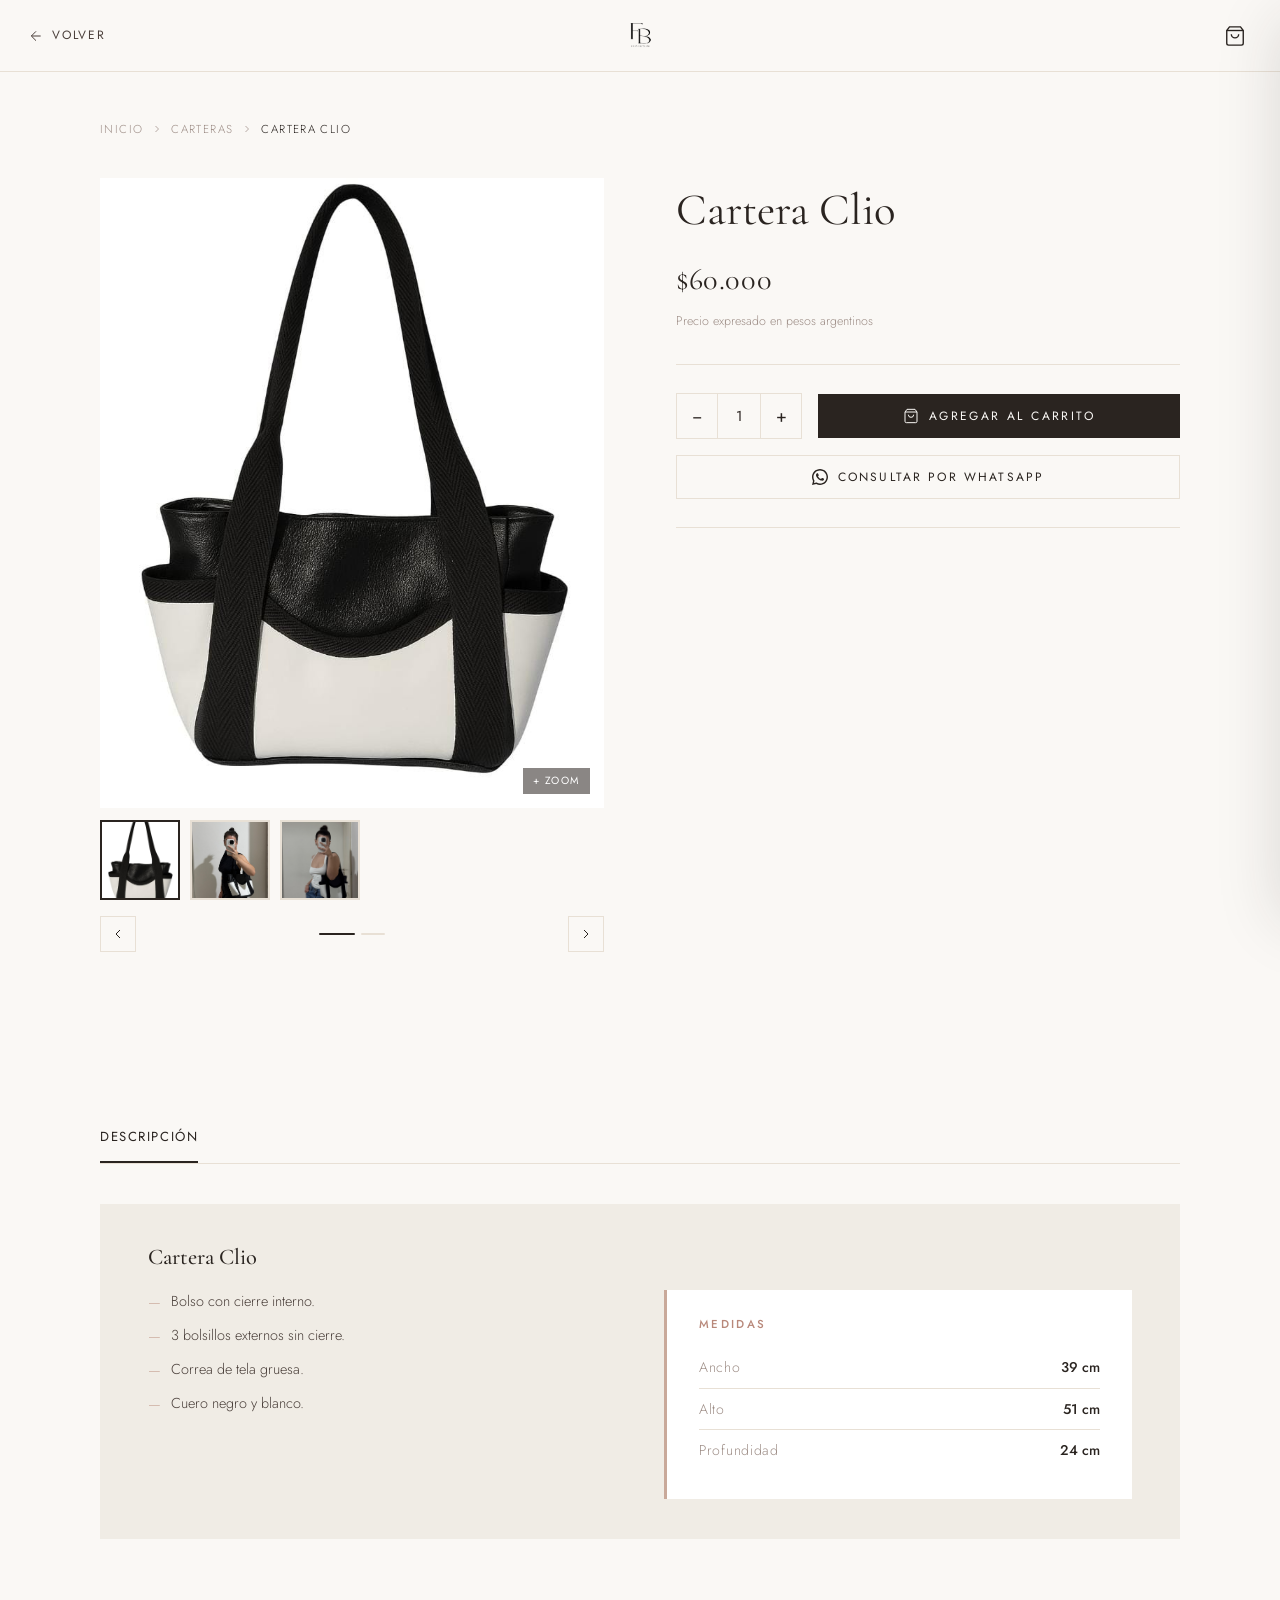
<file: productos/4.html>
<!DOCTYPE html>
<html lang="es">
<head>
  <meta charset="UTF-8" />
  <meta name="viewport" content="width=device-width, initial-scale=1.0" />

  <!-- ======================================================
       INSTRUCCIONES PARA COPIAR Y PEGAR:
       1. Cambiá Cartera Clio por el nombre real
       2. Cambiá PRECIO por el precio (número sin puntos ni $)
       3. Cambiá imagen1.jpg e imagen2.jpg por las imágenes reales
       4. Completá la descripción y medidas del producto
       5. Guardá el archivo (ej: cartera-manhatann.html)
  ====================================================== -->

  <title>Cartera Clio | FB Fernández Bellini</title>
  <meta name="description" content="Cartera Clio — FB Fernández Bellini. Carteras artesanales de diseño exclusivo." />
  <link rel="icon" type="image/png" href="../fblogo.png" />
  <link rel="preconnect" href="https://fonts.googleapis.com" />
  <link rel="preconnect" href="https://fonts.gstatic.com" crossorigin />
  <link href="https://fonts.googleapis.com/css2?family=Cormorant+Garamond:ital,wght@0,300;0,400;0,500;0,600;1,300;1,400&family=Jost:wght@300;400;500&display=swap" rel="stylesheet" />

  <style>
    :root {
      --ivory:       #faf8f5;
      --ivory-dark:  #f0ece5;
      --cream:       #e8e0d5;
      --rose:        #c9a99a;
      --rose-dark:   #b8887a;
      --charcoal:    #2a2420;
      --charcoal-md: #4a3f3a;
      --warm-gray:   #9e8e87;
      --white:       #ffffff;
      --ff-display:  'Cormorant Garamond', Georgia, serif;
      --ff-body:     'Jost', sans-serif;
      --transition:  0.35s cubic-bezier(0.4, 0, 0.2, 1);
      --shadow-sm:   0 2px 12px rgba(42,36,32,0.07);
      --shadow-md:   0 8px 32px rgba(42,36,32,0.12);
      --shadow-lg:   0 20px 60px rgba(42,36,32,0.15);
      --header-h:    72px;
    }

    *, *::before, *::after { box-sizing: border-box; margin: 0; padding: 0; }
    html { scroll-behavior: smooth; font-size: 16px; }
    body { font-family: var(--ff-body); background: var(--ivory); color: var(--charcoal); line-height: 1.6; overflow-x: hidden; }
    img { display: block; max-width: 100%; }
    a { color: inherit; text-decoration: none; }
    ul { list-style: none; }
    button { cursor: pointer; border: none; background: none; font-family: var(--ff-body); }
    h1,h2,h3,h4 { font-family: var(--ff-display); font-weight: 400; line-height: 1.15; }
    ::-webkit-scrollbar { width: 6px; }
    ::-webkit-scrollbar-track { background: var(--ivory-dark); }
    ::-webkit-scrollbar-thumb { background: var(--rose); border-radius: 3px; }

    /* ===== HEADER ===== */
    .header {
      position: fixed;
      top: 0; left: 0; right: 0;
      height: var(--header-h);
      display: flex;
      align-items: center;
      justify-content: space-between;
      padding: 0 28px;
      background: rgba(250,248,245,0.95);
      backdrop-filter: blur(12px);
      border-bottom: 1px solid var(--cream);
      z-index: 100;
      transition: box-shadow var(--transition);
    }
    .header.scrolled { box-shadow: var(--shadow-sm); }

    .header-logo img { height: 44px; width: auto; object-fit: contain; transition: opacity var(--transition); }
    .header-logo:hover img { opacity: 0.7; }

    .back-btn {
      display: flex;
      align-items: center;
      gap: 8px;
      font-size: 0.75rem;
      font-weight: 400;
      letter-spacing: 0.15em;
      text-transform: uppercase;
      color: var(--charcoal-md);
      transition: color var(--transition);
      min-width: 80px;
    }
    .back-btn:hover { color: var(--rose-dark); }
    .back-btn svg { transition: transform var(--transition); flex-shrink: 0; }
    .back-btn:hover svg { transform: translateX(-3px); }

    /* Cart button in header */
    .cart-btn {
      position: relative;
      display: flex;
      align-items: center;
      padding: 6px;
      color: var(--charcoal);
      transition: color var(--transition);
      min-width: 80px;
      justify-content: flex-end;
    }
    .cart-btn:hover { color: var(--rose-dark); }
    .cart-count {
      position: absolute;
      top: 0; right: 0;
      background: var(--rose-dark);
      color: var(--white);
      font-size: 0.65rem;
      font-weight: 500;
      width: 17px; height: 17px;
      border-radius: 50%;
      display: flex;
      align-items: center;
      justify-content: center;
      opacity: 0;
      transform: scale(0);
      transition: var(--transition);
    }
    .cart-count.visible { opacity: 1; transform: scale(1); }

    /* ===== CART DRAWER ===== */
    .cart-overlay {
      position: fixed;
      inset: 0;
      background: rgba(42,36,32,0.4);
      z-index: 149;
      opacity: 0;
      visibility: hidden;
      transition: var(--transition);
    }
    .cart-overlay.open { opacity: 1; visibility: visible; }

    .cart-drawer {
      position: fixed;
      top: 0; right: 0;
      height: 100%;
      width: min(420px, 100vw);
      background: var(--ivory);
      z-index: 150;
      display: flex;
      flex-direction: column;
      transform: translateX(100%);
      transition: transform 0.45s cubic-bezier(0.4, 0, 0.2, 1);
      box-shadow: var(--shadow-lg);
    }
    .cart-drawer.open { transform: translateX(0); }

    .cart-header {
      display: flex;
      align-items: center;
      justify-content: space-between;
      padding: 28px 32px;
      border-bottom: 1px solid var(--cream);
    }
    .cart-header h2 { font-family: var(--ff-display); font-size: 1.5rem; }
    .cart-close {
      font-size: 1.7rem;
      color: var(--charcoal-md);
      line-height: 1;
      transition: color var(--transition);
    }
    .cart-close:hover { color: var(--rose-dark); }

    .cart-items { flex: 1; overflow-y: auto; padding: 24px 32px; }
    .cart-empty {
      text-align: center;
      color: var(--warm-gray);
      padding-top: 40px;
      font-style: italic;
      font-family: var(--ff-display);
      font-size: 1.1rem;
    }

    .cart-item {
      display: grid;
      grid-template-columns: 72px 1fr auto;
      gap: 14px;
      align-items: start;
      padding: 18px 0;
      border-bottom: 1px solid var(--cream);
    }
    .cart-item img { width: 72px; height: 90px; object-fit: cover; background: var(--cream); }
    .cart-item-info { display: flex; flex-direction: column; gap: 4px; }
    .cart-item-name { font-family: var(--ff-display); font-size: 1rem; color: var(--charcoal); }
    .cart-item-price { font-size: 0.88rem; font-weight: 500; color: var(--charcoal-md); }
    .cart-item-qty { display: flex; align-items: center; gap: 10px; margin-top: 8px; }

    .qty-btn-cart {
      width: 24px; height: 24px;
      border: 1px solid var(--cream);
      background: var(--ivory);
      color: var(--charcoal);
      font-size: 0.9rem;
      display: flex;
      align-items: center;
      justify-content: center;
      transition: var(--transition);
    }
    .qty-btn-cart:hover { background: var(--charcoal); color: var(--ivory); border-color: var(--charcoal); }
    .qty-num-cart { font-size: 0.85rem; min-width: 16px; text-align: center; }

    .cart-item-remove {
      color: var(--warm-gray);
      font-size: 1.1rem;
      line-height: 1;
      transition: color var(--transition);
      padding: 4px;
    }
    .cart-item-remove:hover { color: var(--rose-dark); }

    .cart-footer { padding: 24px 32px 32px; border-top: 1px solid var(--cream); }
    .cart-totals {
      display: flex;
      justify-content: space-between;
      font-size: 0.9rem;
      color: var(--charcoal-md);
      margin-bottom: 20px;
    }
    .cart-totals span:last-child { font-weight: 500; font-size: 1rem; }

    .btn-checkout {
      display: flex;
      align-items: center;
      justify-content: center;
      gap: 10px;
      width: 100%;
      padding: 15px;
      background: #25D366;
      color: var(--white);
      font-family: var(--ff-body);
      font-size: 0.8rem;
      font-weight: 500;
      letter-spacing: 0.12em;
      text-transform: uppercase;
      border: none;
      transition: var(--transition);
    }
    .btn-checkout:hover { background: #1ebe5a; }

    /* ===== PRODUCT PAGE ===== */
    .product-page {
      padding-top: calc(var(--header-h) + 48px);
      padding-bottom: 80px;
      max-width: 1200px;
      margin: 0 auto;
      padding-left: 60px;
      padding-right: 60px;
    }

    .breadcrumb {
      display: flex;
      align-items: center;
      gap: 8px;
      font-size: 0.72rem;
      font-weight: 300;
      letter-spacing: 0.12em;
      text-transform: uppercase;
      color: var(--warm-gray);
      margin-bottom: 40px;
    }
    .breadcrumb a { transition: color var(--transition); }
    .breadcrumb a:hover { color: var(--rose-dark); }
    .breadcrumb span { color: var(--charcoal); }

    .product-layout {
      display: grid;
      grid-template-columns: 1fr 1fr;
      gap: 72px;
      align-items: start;
    }

    /* ===== GALLERY ===== */
    .gallery { position: sticky; top: calc(var(--header-h) + 24px); }

    .gallery-main {
      position: relative;
      overflow: hidden;
      background: var(--cream);
      aspect-ratio: 4/5;
      cursor: zoom-in;
    }
    .gallery-main img {
      width: 100%; height: 100%;
      object-fit: cover;
      object-position: center;
      transition: transform 0.4s ease;
      pointer-events: none;
    }
    .gallery-main.zoomed { cursor: zoom-out; }
    .gallery-main.zoomed img { transform: scale(2); }

    .zoom-hint {
      position: absolute;
      bottom: 14px; right: 14px;
      background: rgba(42,36,32,0.55);
      color: var(--white);
      font-size: 0.65rem;
      letter-spacing: 0.15em;
      text-transform: uppercase;
      padding: 5px 10px;
      pointer-events: none;
      transition: opacity var(--transition);
    }
    .gallery-main.zoomed .zoom-hint { opacity: 0; }

    .gallery-thumbs { display: flex; gap: 10px; margin-top: 12px; }
    .thumb {
      width: 80px;
      aspect-ratio: 1/1;
      overflow: hidden;
      cursor: pointer;
      border: 2px solid transparent;
      transition: border-color var(--transition);
      background: var(--cream);
      flex-shrink: 0;
    }
    .thumb.active { border-color: var(--charcoal); }
    .thumb:hover { border-color: var(--rose); }
    .thumb img { width: 100%; height: 100%; object-fit: cover; }

    .gallery-nav {
      display: flex;
      justify-content: space-between;
      align-items: center;
      margin-top: 16px;
    }
    .gallery-arrow {
      display: flex;
      align-items: center;
      justify-content: center;
      width: 36px; height: 36px;
      border: 1px solid var(--cream);
      color: var(--charcoal);
      background: var(--ivory);
      transition: var(--transition);
    }
    .gallery-arrow:hover { background: var(--charcoal); color: var(--ivory); border-color: var(--charcoal); }
    .gallery-dots { display: flex; gap: 6px; }
    .gallery-dot {
      width: 24px; height: 2px;
      background: var(--cream);
      border-radius: 1px;
      transition: var(--transition);
    }
    .gallery-dot.active { background: var(--charcoal); width: 36px; }

    /* ===== PRODUCT INFO ===== */
    .product-info { padding-top: 8px; }
    .product-tag {
      font-size: 0.7rem;
      font-weight: 300;
      letter-spacing: 0.28em;
      text-transform: uppercase;
      color: var(--rose);
      margin-bottom: 12px;
    }
    .product-name {
      font-family: var(--ff-display);
      font-size: clamp(2rem, 3.5vw, 2.8rem);
      font-weight: 400;
      color: var(--charcoal);
      margin-bottom: 20px;
      line-height: 1.1;
    }
    .product-price {
      font-size: 1.9rem;
      font-weight: 400;
      font-family: var(--ff-display);
      color: var(--charcoal);
      margin-bottom: 8px;
      letter-spacing: 0.02em;
    }
    .product-price.has-sale { color: var(--rose-dark); }
    .price-original {
      font-size: 1rem;
      font-weight: 300;
      color: var(--warm-gray);
      text-decoration: line-through;
      text-decoration-color: var(--rose);
      margin-left: 10px;
      font-family: var(--ff-body);
    }
    .price-note {
      font-size: 0.78rem;
      font-weight: 300;
      color: var(--warm-gray);
      margin-bottom: 32px;
    }
    .divider { height: 1px; background: var(--cream); margin: 28px 0; }

    /* Qty + Add to cart */
    .qty-row { display: flex; align-items: center; gap: 16px; margin-bottom: 16px; }
    .qty-control { display: flex; align-items: center; border: 1px solid var(--cream); }
    .qty-btn-product {
      width: 40px; height: 44px;
      display: flex; align-items: center; justify-content: center;
      font-size: 1.1rem;
      color: var(--charcoal);
      background: var(--ivory);
      transition: var(--transition);
    }
    .qty-btn-product:hover { background: var(--cream); }
    .qty-num-product {
      width: 44px; height: 44px;
      text-align: center;
      font-size: 0.9rem;
      font-weight: 400;
      border-left: 1px solid var(--cream);
      border-right: 1px solid var(--cream);
      display: flex; align-items: center; justify-content: center;
    }
    .btn-add-cart {
      flex: 1; height: 44px;
      background: var(--charcoal);
      color: var(--ivory);
      font-family: var(--ff-body);
      font-size: 0.75rem;
      font-weight: 400;
      letter-spacing: 0.2em;
      text-transform: uppercase;
      border: 1px solid var(--charcoal);
      transition: var(--transition);
      display: flex; align-items: center; justify-content: center; gap: 10px;
    }
    .btn-add-cart:hover { background: var(--rose-dark); border-color: var(--rose-dark); }
    .btn-add-cart.added { background: var(--rose-dark); border-color: var(--rose-dark); }

    .btn-whatsapp {
      display: flex; align-items: center; justify-content: center; gap: 10px;
      width: 100%; height: 44px;
      background: transparent;
      color: var(--charcoal);
      font-family: var(--ff-body);
      font-size: 0.75rem;
      font-weight: 400;
      letter-spacing: 0.18em;
      text-transform: uppercase;
      border: 1px solid var(--cream);
      transition: var(--transition);
    }
    .btn-whatsapp:hover { border-color: #25D366; color: #25D366; }

    .product-meta { display: flex; flex-direction: column; gap: 10px; margin-top: 28px; }
    .meta-item {
      display: flex; align-items: center; gap: 10px;
      font-size: 0.8rem; font-weight: 300;
      color: var(--warm-gray); letter-spacing: 0.05em;
    }
    .meta-item svg { color: var(--rose); flex-shrink: 0; }

    /* ===== DESCRIPTION ===== */
    .description-section {
      margin-top: 80px;
      max-width: 1200px;
      margin-left: auto;
      margin-right: auto;
      padding: 0 60px 80px;
    }
    .desc-tabs {
      display: flex;
      border-bottom: 1px solid var(--cream);
      margin-bottom: 40px;
    }
    .desc-tab {
      font-family: var(--ff-body);
      font-size: 0.82rem;
      font-weight: 400;
      letter-spacing: 0.12em;
      text-transform: uppercase;
      color: var(--warm-gray);
      padding: 14px 0;
      margin-right: 40px;
      border-bottom: 2px solid transparent;
      transition: color var(--transition), border-color var(--transition);
    }
    .desc-tab.active { color: var(--charcoal); border-bottom-color: var(--charcoal); }
    .desc-body { background: var(--ivory-dark); padding: 40px 48px; }
    .desc-title {
      font-family: var(--ff-display);
      font-size: 1.4rem;
      font-weight: 500;
      color: var(--charcoal);
      margin-bottom: 20px;
    }
    .desc-grid { display: grid; grid-template-columns: 1fr 1fr; gap: 48px; align-items: start; }
    .desc-features { display: flex; flex-direction: column; gap: 10px; }
    .desc-feature {
      display: flex; align-items: flex-start; gap: 10px;
      font-size: 0.9rem; font-weight: 300;
      color: var(--charcoal-md); line-height: 1.6;
    }
    .desc-feature::before { content: '—'; color: var(--rose); flex-shrink: 0; margin-top: 1px; }
    .desc-measures {
      background: var(--white);
      padding: 28px 32px;
      border-left: 3px solid var(--rose);
    }
    .desc-measures h4 {
      font-family: var(--ff-body);
      font-size: 0.72rem; font-weight: 500;
      letter-spacing: 0.2em; text-transform: uppercase;
      color: var(--rose-dark); margin-bottom: 16px;
    }
    .measure-row {
      display: flex; justify-content: space-between; align-items: center;
      padding: 9px 0; border-bottom: 1px solid var(--cream); font-size: 0.88rem;
    }
    .measure-row:last-child { border-bottom: none; }
    .measure-label { font-weight: 300; color: var(--warm-gray); letter-spacing: 0.05em; }
    .measure-value { font-weight: 500; color: var(--charcoal); }

    /* ===== TOAST ===== */
    .toast {
      position: fixed; bottom: 32px; left: 50%;
      transform: translateX(-50%) translateY(80px);
      background: var(--charcoal); color: var(--ivory);
      padding: 13px 28px; font-size: 0.82rem; font-weight: 300;
      letter-spacing: 0.08em; z-index: 999;
      transition: transform 0.4s cubic-bezier(0.4,0,0.2,1), opacity 0.4s;
      opacity: 0; pointer-events: none; white-space: nowrap;
    }
    .toast.show { transform: translateX(-50%) translateY(0); opacity: 1; }

    /* ===== RESPONSIVE ===== */
    @media (max-width: 1024px) {
      .product-page { padding-left: 40px; padding-right: 40px; }
      .description-section { padding-left: 40px; padding-right: 40px; }
      .product-layout { gap: 48px; }
    }
    @media (max-width: 768px) {
      :root { --header-h: 60px; }
      .product-page { padding-left: 20px; padding-right: 20px; padding-top: calc(var(--header-h) + 32px); }
      .description-section { padding-left: 20px; padding-right: 20px; margin-top: 48px; }
      .product-layout { grid-template-columns: 1fr; gap: 32px; }
      .gallery { position: static; }
      .desc-grid { grid-template-columns: 1fr; gap: 28px; }
      .desc-body { padding: 28px 24px; }
    }
    @media (max-width: 480px) {
      .header { padding: 0 20px; }
      .header-logo img { height: 36px; }
      .cart-drawer { width: 100vw; }
      .qty-row { flex-direction: column; align-items: stretch; }
      .qty-control { justify-content: center; }
      .btn-add-cart { justify-content: center; }
    }
  </style>
</head>
<body>

  <!-- ===== CART DRAWER (idéntico al del sitio principal) ===== -->
  <aside class="cart-drawer" id="cartDrawer" role="complementary" aria-label="Carrito de compras">
    <div class="cart-header">
      <h2>Tu Carrito</h2>
      <button class="cart-close" id="cartClose" aria-label="Cerrar carrito">&times;</button>
    </div>
    <div class="cart-items" id="cartItems">
      <p class="cart-empty">Tu carrito está vacío</p>
    </div>
    <div class="cart-footer">
      <div class="cart-totals">
        <span>Subtotal</span>
        <span id="cartSubtotal">$0</span>
      </div>
      <button class="btn-checkout" id="checkoutBtn" aria-label="Finalizar compra vía WhatsApp">
        <svg width="18" height="18" viewBox="0 0 24 24" fill="currentColor">
          <path d="M17.472 14.382c-.297-.149-1.758-.867-2.03-.967-.273-.099-.471-.148-.67.15-.197.297-.767.966-.94 1.164-.173.199-.347.223-.644.075-.297-.15-1.255-.463-2.39-1.475-.883-.788-1.48-1.761-1.653-2.059-.173-.297-.018-.458.13-.606.134-.133.298-.347.446-.52.149-.174.198-.298.298-.497.099-.198.05-.371-.025-.52-.075-.149-.669-1.612-.916-2.207-.242-.579-.487-.5-.669-.51-.173-.008-.371-.01-.57-.01-.198 0-.52.074-.792.372-.272.297-1.04 1.016-1.04 2.479 0 1.462 1.065 2.875 1.213 3.074.149.198 2.096 3.2 5.077 4.487.709.306 1.262.489 1.694.625.712.227 1.36.195 1.871.118.571-.085 1.758-.719 2.006-1.413.248-.694.248-1.289.173-1.413-.074-.124-.272-.198-.57-.347z"/>
          <path d="M12.002 0C5.373 0 0 5.373 0 12.001c0 2.118.554 4.103 1.522 5.831L.053 23.961l6.266-1.442A11.937 11.937 0 0012.002 24C18.63 24 24 18.627 24 12.001 24 5.373 18.63 0 12.002 0zm0 21.818a9.807 9.807 0 01-5.032-1.382l-.361-.214-3.72.856.894-3.614-.236-.371A9.804 9.804 0 012.181 12c0-5.418 4.403-9.818 9.82-9.818 5.419 0 9.82 4.4 9.82 9.818 0 5.419-4.401 9.818-9.819 9.818z"/>
        </svg>
        Finalizar por WhatsApp
      </button>
    </div>
  </aside>
  <div class="cart-overlay" id="cartOverlay"></div>

  <!-- ===== HEADER ===== -->
  <header class="header" id="header">
    <a href="../index.html" class="back-btn" aria-label="Volver al inicio">
      <svg width="16" height="16" viewBox="0 0 24 24" fill="none" stroke="currentColor" stroke-width="1.5">
        <path d="M19 12H5M12 5l-7 7 7 7"/>
      </svg>
      Volver
    </a>
    <a href="../index.html" class="header-logo" aria-label="FB Fernández Bellini">
      <img src="../fblogo.png" alt="FB Fernández Bellini" />
    </a>
    <!-- Ícono carrito igual al del sitio principal -->
    <button class="cart-btn" id="cartBtn" aria-label="Ver carrito de compras">
      <svg width="22" height="22" viewBox="0 0 24 24" fill="none" stroke="currentColor" stroke-width="1.5">
        <path d="M6 2L3 6v14a2 2 0 002 2h14a2 2 0 002-2V6l-3-4z"/>
        <line x1="3" y1="6" x2="21" y2="6"/>
        <path d="M16 10a4 4 0 01-8 0"/>
      </svg>
      <span class="cart-count" id="cartCount" aria-live="polite">0</span>
    </button>
  </header>

  <!-- ===== MAIN ===== -->
  <main>
    <div class="product-page">

      <!-- Breadcrumb -->
      <nav class="breadcrumb" aria-label="Navegación">
        <a href="../index.html">Inicio</a>
        <svg width="12" height="12" viewBox="0 0 24 24" fill="none" stroke="currentColor" stroke-width="1.5"><path d="M9 18l6-6-6-6"/></svg>
        <a href="index.html#carteras">Carteras</a>
        <svg width="12" height="12" viewBox="0 0 24 24" fill="none" stroke="currentColor" stroke-width="1.5"><path d="M9 18l6-6-6-6"/></svg>
        <!-- ▼ Cambiá Cartera Clio ▼ -->
        <span>Cartera Clio</span>
      </nav>

      <div class="product-layout">

        <!-- ===== GALERÍA ===== -->
        <div class="gallery">
          <div class="gallery-main" id="galleryMain" title="Click para hacer zoom">
            <!-- ▼ Cambiá imagen1.jpg ▼ -->
            <img src="../cartera5.jpg" alt="Cartera Clio" id="mainImg" />
            <span class="zoom-hint">+ Zoom</span>
          </div>
          <div class="gallery-thumbs">
            <!-- ▼ Cambiá imagen1.jpg e imagen2.jpg ▼ -->
            <div class="thumb active" data-idx="0">
              <img src="../cartera5.jpg" alt="Cartera Clio vista 1" />
            </div>
            <div class="thumb" data-idx="1">
              <img src="../clio.jpg" alt="Cartera Clio vista 2" />
            </div>
<div class="thumb" data-idx="1">
              <img src="../clio2.jpg" alt="Cartera Clio vista 3" />
            </div>

          </div>
          <div class="gallery-nav">
            <button class="gallery-arrow" id="prevImg" aria-label="Imagen anterior">
              <svg width="16" height="16" viewBox="0 0 24 24" fill="none" stroke="currentColor" stroke-width="1.5"><path d="M15 18l-6-6 6-6"/></svg>
            </button>
            <div class="gallery-dots">
              <div class="gallery-dot active"></div>
              <div class="gallery-dot"></div>
            </div>
            <button class="gallery-arrow" id="nextImg" aria-label="Imagen siguiente">
              <svg width="16" height="16" viewBox="0 0 24 24" fill="none" stroke="currentColor" stroke-width="1.5"><path d="M9 18l6-6-6-6"/></svg>
            </button>
          </div>
        </div>

        <!-- ===== INFO ===== -->
        <div class="product-info">
        
          <!-- ▼ Cambiá Cartera Clio ▼ -->
          <h1 class="product-name">Cartera Clio</h1>

          <!-- ▼ Cambiá $PRECIO. Para oferta: agregá <span class="price-original">$PRECIO_ORIGINAL</span> ▼ -->
          <p class="product-price">$60.000</p> 
          <p class="price-note">Precio expresado en pesos argentinos</p>

          <div class="divider"></div>

          <div class="qty-row">
            <div class="qty-control">
              <button class="qty-btn-product" id="qtyMinus" aria-label="Reducir">−</button>
              <span class="qty-num-product" id="qtyNum">1</span>
              <button class="qty-btn-product" id="qtyPlus" aria-label="Aumentar">+</button>
            </div>
            <button class="btn-add-cart" id="addToCartBtn" aria-label="Agregar al carrito">
              <svg width="16" height="16" viewBox="0 0 24 24" fill="none" stroke="currentColor" stroke-width="1.5">
                <path d="M6 2L3 6v14a2 2 0 002 2h14a2 2 0 002-2V6l-3-4z"/>
                <line x1="3" y1="6" x2="21" y2="6"/>
                <path d="M16 10a4 4 0 01-8 0"/>
              </svg>
              Agregar al carrito
            </button>
          </div>

          <button class="btn-whatsapp" id="whatsappBtn">
            <svg width="16" height="16" viewBox="0 0 24 24" fill="currentColor">
              <path d="M17.472 14.382c-.297-.149-1.758-.867-2.03-.967-.273-.099-.471-.148-.67.15-.197.297-.767.966-.94 1.164-.173.199-.347.223-.644.075-.297-.15-1.255-.463-2.39-1.475-.883-.788-1.48-1.761-1.653-2.059-.173-.297-.018-.458.13-.606.134-.133.298-.347.446-.52.149-.174.198-.298.298-.497.099-.198.05-.371-.025-.52-.075-.149-.669-1.612-.916-2.207-.242-.579-.487-.5-.669-.51-.173-.008-.371-.01-.57-.01-.198 0-.52.074-.792.372-.272.297-1.04 1.016-1.04 2.479 0 1.462 1.065 2.875 1.213 3.074.149.198 2.096 3.2 5.077 4.487.709.306 1.262.489 1.694.625.712.227 1.36.195 1.871.118.571-.085 1.758-.719 2.006-1.413.248-.694.248-1.289.173-1.413-.074-.124-.272-.198-.57-.347z"/>
              <path d="M12.002 0C5.373 0 0 5.373 0 12.001c0 2.118.554 4.103 1.522 5.831L.053 23.961l6.266-1.442A11.937 11.937 0 0012.002 24C18.63 24 24 18.627 24 12.001 24 5.373 18.63 0 12.002 0zm0 21.818a9.807 9.807 0 01-5.032-1.382l-.361-.214-3.72.856.894-3.614-.236-.371A9.804 9.804 0 012.181 12c0-5.418 4.403-9.818 9.82-9.818 5.419 0 9.82 4.4 9.82 9.818 0 5.419-4.401 9.818-9.819 9.818z"/>
            </svg>
            Consultar por WhatsApp
          </button>

          <div class="divider"></div>

          <div class="product-meta">
           
          </div>
        </div>

      </div>
    </div>

    <!-- ===== DESCRIPCIÓN ===== -->
    <div class="description-section">
      <div class="desc-tabs">
        <div class="desc-tab active">Descripción</div>
      </div>
      <div class="desc-body">
        <!-- ▼ Cambiá Cartera Clio ▼ -->
        <h3 class="desc-title">Cartera Clio</h3>
        <div class="desc-grid">
          <div class="desc-features">
            <!-- ▼ Editá las características del producto ▼ -->
            <div class="desc-feature">Bolso con cierre interno.</div>
            <div class="desc-feature">3 bolsillos externos sin cierre.</div>
            <div class="desc-feature">Correa de tela gruesa.</div>
            <div class="desc-feature">Cuero negro y blanco.</div>
          </div>
          <div>
            <div class="desc-measures">
              <h4>Medidas</h4>
              <!-- ▼ Editá las medidas ▼ -->
              <div class="measure-row">
                <span class="measure-label">Ancho</span>
                <span class="measure-value">39 cm</span>
              </div>
              <div class="measure-row">
                <span class="measure-label">Alto</span>
                <span class="measure-value">51 cm</span>
              </div>
              <div class="measure-row">
                <span class="measure-label">Profundidad</span>
                <span class="measure-value">24 cm</span>
              </div>
           
            </div>
          </div>
        </div>
      </div>
    </div>
  </main>

  <div class="toast" id="toast"></div>

  <script>
    'use strict';

    // ============================================================
    //  ▼▼▼ SOLO CAMBIÁ ESTA SECCIÓN PARA CADA PRODUCTO ▼▼▼
    // ============================================================
const PRODUCT = {
  id:    4,              // ← el mismo id que tiene en PRODUCTS[] del index
  name:  'Cartera Clio',
  price: 60000,
  image: '../cartera5.jpg'
};
    // Imágenes del carrusel (podés tener 2, 3 o más)
    const GALLERY_IMAGES = ['../cartera5.jpg', '../clio.jpg' , '../clio2.jpg']; // ← cambiá
    // ============================================================

    /* =================== GALERÍA =================== */
    let currentImg = 0;
    const mainImg     = document.getElementById('mainImg');
    const galleryMain = document.getElementById('galleryMain');
    const thumbEls    = document.querySelectorAll('.thumb');
    const dotEls      = document.querySelectorAll('.gallery-dot');

    function goToImg(idx) {
      currentImg = (idx + GALLERY_IMAGES.length) % GALLERY_IMAGES.length;
      mainImg.src = GALLERY_IMAGES[currentImg];
      thumbEls.forEach((t, i) => t.classList.toggle('active', i === currentImg));
      dotEls.forEach((d, i)   => d.classList.toggle('active', i === currentImg));
      galleryMain.classList.remove('zoomed');
    }

    document.getElementById('prevImg').addEventListener('click', () => goToImg(currentImg - 1));
    document.getElementById('nextImg').addEventListener('click', () => goToImg(currentImg + 1));
    thumbEls.forEach((th, i) => th.addEventListener('click', () => goToImg(i)));

    // Zoom con seguimiento del cursor
    galleryMain.addEventListener('click', (e) => {
      if (galleryMain.classList.contains('zoomed')) {
        galleryMain.classList.remove('zoomed');
        mainImg.style.transformOrigin = 'center center';
      } else {
        const rect = galleryMain.getBoundingClientRect();
        const xPct = ((e.clientX - rect.left) / rect.width)  * 100;
        const yPct = ((e.clientY - rect.top)  / rect.height) * 100;
        mainImg.style.transformOrigin = `${xPct}% ${yPct}%`;
        galleryMain.classList.add('zoomed');
      }
    });

    /* =================== CANTIDAD =================== */
    let qty = 1;
    const qtyNumEl = document.getElementById('qtyNum');
    document.getElementById('qtyMinus').addEventListener('click', () => {
      if (qty > 1) { qty--; qtyNumEl.textContent = qty; }
    });
    document.getElementById('qtyPlus').addEventListener('click', () => {
      qty++; qtyNumEl.textContent = qty;
    });

    /* =================== CARRITO (comparte localStorage con index.html) =================== */
    const formatPrice = (n) => '$' + n.toLocaleString('es-AR', { minimumFractionDigits: 0 });

    function loadCart() {
      return JSON.parse(localStorage.getItem('fbfb_cart') || '[]');
    }
    function saveCart(cart) {
      localStorage.setItem('fbfb_cart', JSON.stringify(cart));
    }
    function getCartTotal(cart) {
      return cart.reduce((s, i) => s + i.qty, 0);
    }
    function getCartSubtotal(cart) {
      return cart.reduce((s, i) => s + i.price * i.qty, 0);
    }

    function updateCartCount() {
      const total = getCartTotal(loadCart());
      const countEl = document.getElementById('cartCount');
      countEl.textContent = total;
      countEl.classList.toggle('visible', total > 0);
    }

    function renderCart() {
      const cart = loadCart();
      const cartItemsEl  = document.getElementById('cartItems');
      const subtotalEl   = document.getElementById('cartSubtotal');

      if (cart.length === 0) {
        cartItemsEl.innerHTML = '<p class="cart-empty">Tu carrito está vacío</p>';
        subtotalEl.textContent = '$0';
        return;
      }

      subtotalEl.textContent = formatPrice(getCartSubtotal(cart));
      cartItemsEl.innerHTML = '';

      cart.forEach(item => {
        const el = document.createElement('div');
        el.className = 'cart-item';
        el.innerHTML = `
          <img src="../${item.image.replace(/^(\.\.\/)+/, '')}" alt="${item.alt || item.name}" loading="lazy" />
          <div class="cart-item-info">
            <p class="cart-item-name">${item.name}</p>
            <p class="cart-item-price">${formatPrice(item.price)}</p>
            <div class="cart-item-qty">
              <button class="qty-btn-cart" data-key="${item.key}" data-delta="-1" aria-label="Reducir">−</button>
              <span class="qty-num-cart">${item.qty}</span>
              <button class="qty-btn-cart" data-key="${item.key}" data-delta="1" aria-label="Aumentar">+</button>
            </div>
          </div>
          <button class="cart-item-remove" data-key="${item.key}" aria-label="Eliminar">×</button>
        `;
        cartItemsEl.appendChild(el);
      });

      cartItemsEl.querySelectorAll('.qty-btn-cart').forEach(btn => {
        btn.addEventListener('click', () => {
          const cart = loadCart();
          const item = cart.find(i => i.key === btn.dataset.key);
          if (item) {
            item.qty = Math.max(1, item.qty + parseInt(btn.dataset.delta));
            saveCart(cart);
            renderCart();
            updateCartCount();
          }
        });
      });
      cartItemsEl.querySelectorAll('.cart-item-remove').forEach(btn => {
        btn.addEventListener('click', () => {
          const cart = loadCart().filter(i => i.key !== btn.dataset.key);
          saveCart(cart);
          renderCart();
          updateCartCount();
        });
      });
    }

    function openCart() {
      document.getElementById('cartDrawer').classList.add('open');
      document.getElementById('cartOverlay').classList.add('open');
      document.body.style.overflow = 'hidden';
    }
    function closeCart() {
      document.getElementById('cartDrawer').classList.remove('open');
      document.getElementById('cartOverlay').classList.remove('open');
      document.body.style.overflow = '';
    }

    // Botón carrito en header
    document.getElementById('cartBtn').addEventListener('click', openCart);
    document.getElementById('cartClose').addEventListener('click', closeCart);
    document.getElementById('cartOverlay').addEventListener('click', closeCart);

    // Agregar al carrito desde esta página
    document.getElementById('addToCartBtn').addEventListener('click', (e) => {
      const btn = e.currentTarget;
      const cart = loadCart();
  const key = `${PRODUCT.id}`;
      const existing = cart.find(i => i.key === key);
      if (existing) {
        existing.qty += qty;
      } else {
       cart.push({
  key,
  id: PRODUCT.id,
  name: PRODUCT.name,
  price: PRODUCT.price,
  image: PRODUCT.image,
  alt: PRODUCT.name,
  qty
});
      }
      saveCart(cart);
      renderCart();
      updateCartCount();
      openCart();
      showToast(`"${PRODUCT.name}" agregada al carrito`);

      btn.textContent = '✓ Agregado';
      btn.classList.add('added');
      setTimeout(() => {
        btn.innerHTML = `<svg width="16" height="16" viewBox="0 0 24 24" fill="none" stroke="currentColor" stroke-width="1.5"><path d="M6 2L3 6v14a2 2 0 002 2h14a2 2 0 002-2V6l-3-4z"/><line x1="3" y1="6" x2="21" y2="6"/><path d="M16 10a4 4 0 01-8 0"/></svg> Agregar al carrito`;
        btn.classList.remove('added');
      }, 2000);
    });

    // Checkout WhatsApp
    document.getElementById('checkoutBtn').addEventListener('click', () => {
      const cart = loadCart();
      if (cart.length === 0) { showToast('Tu carrito está vacío'); return; }
      const lines = cart.map(i => `• ${i.name} x${i.qty} — ${formatPrice(i.price * i.qty)}`);
      const total = getCartSubtotal(cart);
      const msg = encodeURIComponent([
        '¡Hola! Me gustaría hacer el siguiente pedido:', '',
        ...lines, '',
        `*Total: ${formatPrice(total)}*`, '',
        '¿Pueden confirmarme disponibilidad y formas de pago? ¡Gracias! 😊'
      ].join('\n'));
      window.open(`https://wa.me/5491144036133?text=${msg}`, '_blank', 'noopener,noreferrer');
    });

    // Botón WhatsApp consulta directa
    document.getElementById('whatsappBtn').addEventListener('click', () => {
      const msg = encodeURIComponent(
        `¡Hola! Quisiera consultar por la *${PRODUCT.name}* (${formatPrice(PRODUCT.price)}).\n¿Tienen disponibilidad? ¡Gracias! 😊`
      );
      window.open(`https://wa.me/5491144036133?text=${msg}`, '_blank', 'noopener,noreferrer');
    });

    // Escape cierra carrito
    document.addEventListener('keydown', (e) => {
      if (e.key === 'Escape') closeCart();
    });

    /* =================== TOAST =================== */
    let toastTimer;
    function showToast(msg) {
      const toast = document.getElementById('toast');
      toast.textContent = msg;
      toast.classList.add('show');
      clearTimeout(toastTimer);
      toastTimer = setTimeout(() => toast.classList.remove('show'), 3000);
    }

    /* =================== HEADER SCROLL =================== */
    window.addEventListener('scroll', () => {
      document.getElementById('header').classList.toggle('scrolled', window.scrollY > 20);
    }, { passive: true });

    /* =================== INIT =================== */
    renderCart();
    updateCartCount();
  </script>
</body>
</html>
</file>
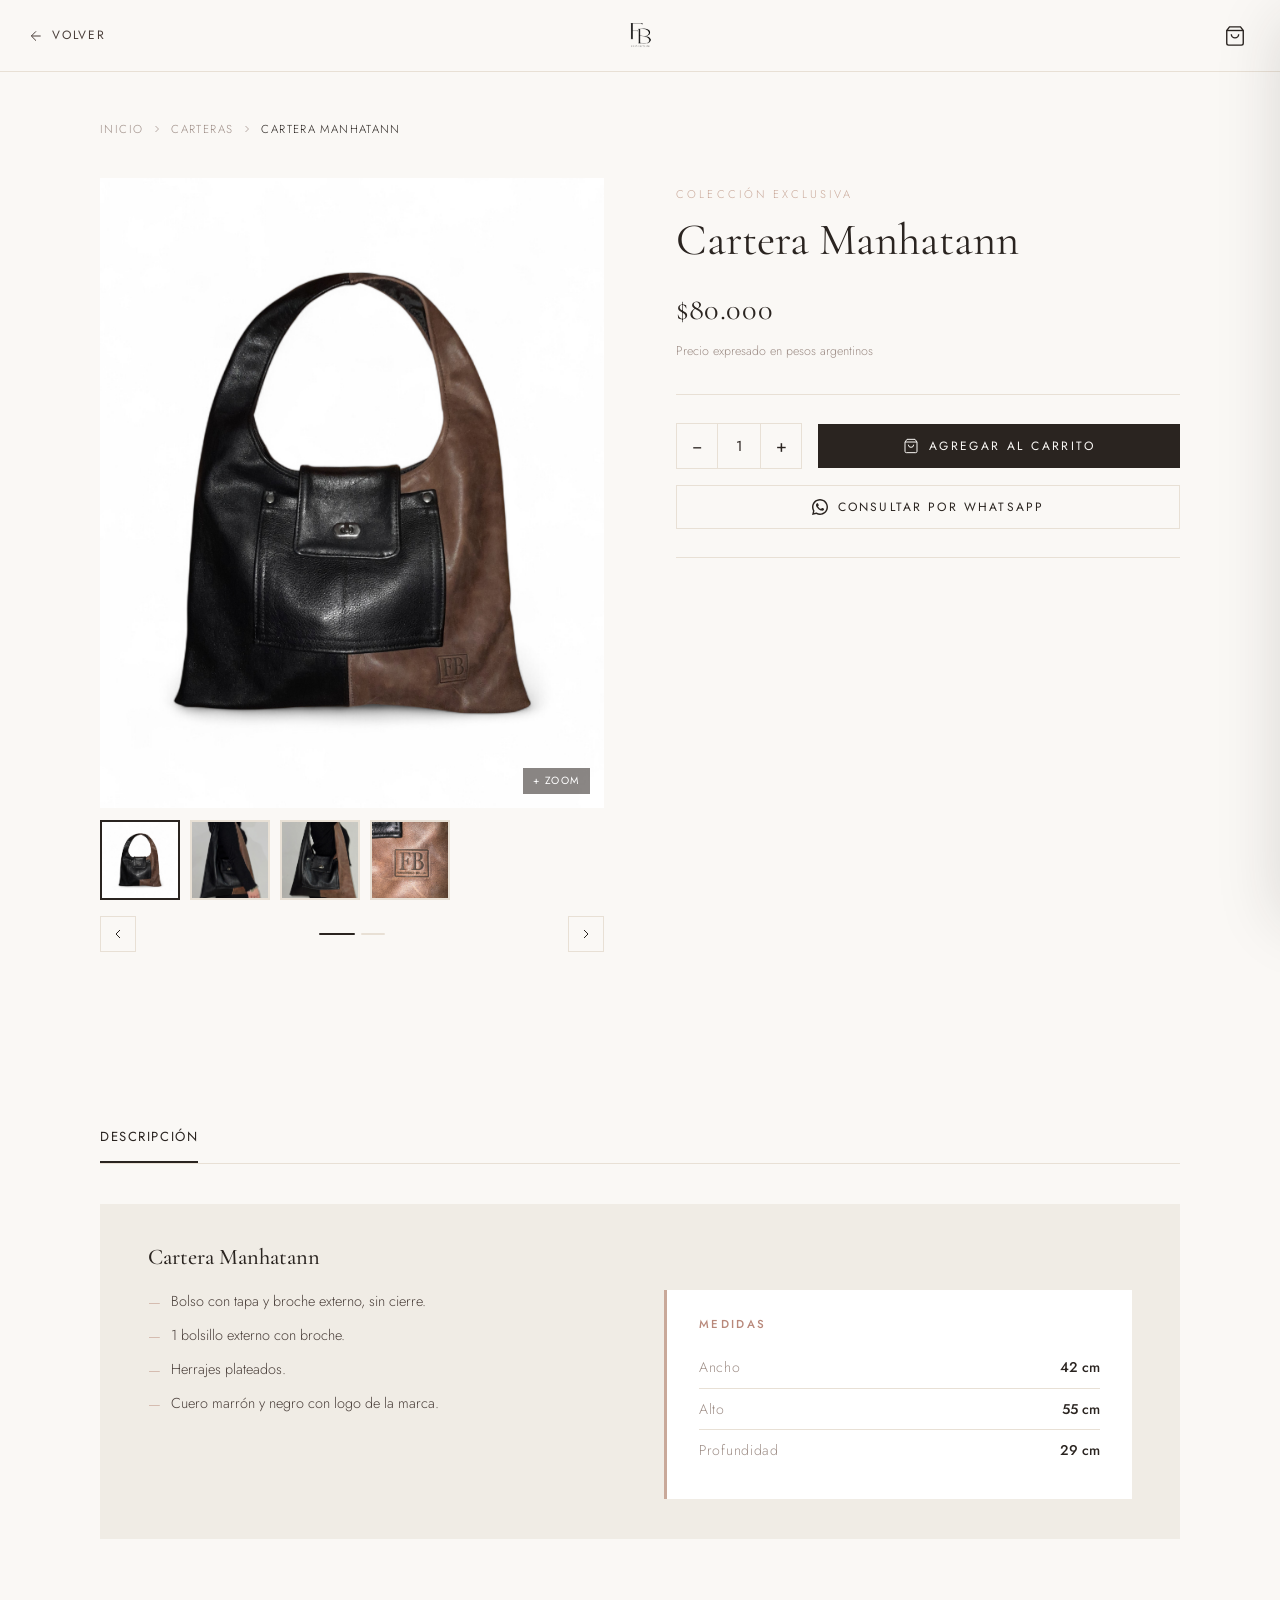
<file: productos/5.html>
<!DOCTYPE html>
<html lang="es">
<head>
  <meta charset="UTF-8" />
  <meta name="viewport" content="width=device-width, initial-scale=1.0" />

  <!-- ======================================================
       INSTRUCCIONES PARA COPIAR Y PEGAR:
       1. Cambiá Cartera Manhatann por el nombre real
       2. Cambiá PRECIO por el precio (número sin puntos ni $)
       3. Cambiá imagen1.jpg e imagen2.jpg por las imágenes reales
       4. Completá la descripción y medidas del producto
       5. Guardá el archivo (ej: cartera-manhatann.html)
  ====================================================== -->

  <title>Cartera Manhatann | FB Fernández Bellini</title>
  <meta name="description" content="Cartera Manhatann — FB Fernández Bellini. Carteras artesanales de diseño exclusivo." />
  <link rel="icon" type="image/png" href="../fblogo.png" />
  <link rel="preconnect" href="https://fonts.googleapis.com" />
  <link rel="preconnect" href="https://fonts.gstatic.com" crossorigin />
  <link href="https://fonts.googleapis.com/css2?family=Cormorant+Garamond:ital,wght@0,300;0,400;0,500;0,600;1,300;1,400&family=Jost:wght@300;400;500&display=swap" rel="stylesheet" />

  <style>
    :root {
      --ivory:       #faf8f5;
      --ivory-dark:  #f0ece5;
      --cream:       #e8e0d5;
      --rose:        #c9a99a;
      --rose-dark:   #b8887a;
      --charcoal:    #2a2420;
      --charcoal-md: #4a3f3a;
      --warm-gray:   #9e8e87;
      --white:       #ffffff;
      --ff-display:  'Cormorant Garamond', Georgia, serif;
      --ff-body:     'Jost', sans-serif;
      --transition:  0.35s cubic-bezier(0.4, 0, 0.2, 1);
      --shadow-sm:   0 2px 12px rgba(42,36,32,0.07);
      --shadow-md:   0 8px 32px rgba(42,36,32,0.12);
      --shadow-lg:   0 20px 60px rgba(42,36,32,0.15);
      --header-h:    72px;
    }

    *, *::before, *::after { box-sizing: border-box; margin: 0; padding: 0; }
    html { scroll-behavior: smooth; font-size: 16px; }
    body { font-family: var(--ff-body); background: var(--ivory); color: var(--charcoal); line-height: 1.6; overflow-x: hidden; }
    img { display: block; max-width: 100%; }
    a { color: inherit; text-decoration: none; }
    ul { list-style: none; }
    button { cursor: pointer; border: none; background: none; font-family: var(--ff-body); }
    h1,h2,h3,h4 { font-family: var(--ff-display); font-weight: 400; line-height: 1.15; }
    ::-webkit-scrollbar { width: 6px; }
    ::-webkit-scrollbar-track { background: var(--ivory-dark); }
    ::-webkit-scrollbar-thumb { background: var(--rose); border-radius: 3px; }

    /* ===== HEADER ===== */
    .header {
      position: fixed;
      top: 0; left: 0; right: 0;
      height: var(--header-h);
      display: flex;
      align-items: center;
      justify-content: space-between;
      padding: 0 28px;
      background: rgba(250,248,245,0.95);
      backdrop-filter: blur(12px);
      border-bottom: 1px solid var(--cream);
      z-index: 100;
      transition: box-shadow var(--transition);
    }
    .header.scrolled { box-shadow: var(--shadow-sm); }

    .header-logo img { height: 44px; width: auto; object-fit: contain; transition: opacity var(--transition); }
    .header-logo:hover img { opacity: 0.7; }

    .back-btn {
      display: flex;
      align-items: center;
      gap: 8px;
      font-size: 0.75rem;
      font-weight: 400;
      letter-spacing: 0.15em;
      text-transform: uppercase;
      color: var(--charcoal-md);
      transition: color var(--transition);
      min-width: 80px;
    }
    .back-btn:hover { color: var(--rose-dark); }
    .back-btn svg { transition: transform var(--transition); flex-shrink: 0; }
    .back-btn:hover svg { transform: translateX(-3px); }

    /* Cart button in header */
    .cart-btn {
      position: relative;
      display: flex;
      align-items: center;
      padding: 6px;
      color: var(--charcoal);
      transition: color var(--transition);
      min-width: 80px;
      justify-content: flex-end;
    }
    .cart-btn:hover { color: var(--rose-dark); }
    .cart-count {
      position: absolute;
      top: 0; right: 0;
      background: var(--rose-dark);
      color: var(--white);
      font-size: 0.65rem;
      font-weight: 500;
      width: 17px; height: 17px;
      border-radius: 50%;
      display: flex;
      align-items: center;
      justify-content: center;
      opacity: 0;
      transform: scale(0);
      transition: var(--transition);
    }
    .cart-count.visible { opacity: 1; transform: scale(1); }

    /* ===== CART DRAWER ===== */
    .cart-overlay {
      position: fixed;
      inset: 0;
      background: rgba(42,36,32,0.4);
      z-index: 149;
      opacity: 0;
      visibility: hidden;
      transition: var(--transition);
    }
    .cart-overlay.open { opacity: 1; visibility: visible; }

    .cart-drawer {
      position: fixed;
      top: 0; right: 0;
      height: 100%;
      width: min(420px, 100vw);
      background: var(--ivory);
      z-index: 150;
      display: flex;
      flex-direction: column;
      transform: translateX(100%);
      transition: transform 0.45s cubic-bezier(0.4, 0, 0.2, 1);
      box-shadow: var(--shadow-lg);
    }
    .cart-drawer.open { transform: translateX(0); }

    .cart-header {
      display: flex;
      align-items: center;
      justify-content: space-between;
      padding: 28px 32px;
      border-bottom: 1px solid var(--cream);
    }
    .cart-header h2 { font-family: var(--ff-display); font-size: 1.5rem; }
    .cart-close {
      font-size: 1.7rem;
      color: var(--charcoal-md);
      line-height: 1;
      transition: color var(--transition);
    }
    .cart-close:hover { color: var(--rose-dark); }

    .cart-items { flex: 1; overflow-y: auto; padding: 24px 32px; }
    .cart-empty {
      text-align: center;
      color: var(--warm-gray);
      padding-top: 40px;
      font-style: italic;
      font-family: var(--ff-display);
      font-size: 1.1rem;
    }

    .cart-item {
      display: grid;
      grid-template-columns: 72px 1fr auto;
      gap: 14px;
      align-items: start;
      padding: 18px 0;
      border-bottom: 1px solid var(--cream);
    }
    .cart-item img { width: 72px; height: 90px; object-fit: cover; background: var(--cream); }
    .cart-item-info { display: flex; flex-direction: column; gap: 4px; }
    .cart-item-name { font-family: var(--ff-display); font-size: 1rem; color: var(--charcoal); }
    .cart-item-price { font-size: 0.88rem; font-weight: 500; color: var(--charcoal-md); }
    .cart-item-qty { display: flex; align-items: center; gap: 10px; margin-top: 8px; }

    .qty-btn-cart {
      width: 24px; height: 24px;
      border: 1px solid var(--cream);
      background: var(--ivory);
      color: var(--charcoal);
      font-size: 0.9rem;
      display: flex;
      align-items: center;
      justify-content: center;
      transition: var(--transition);
    }
    .qty-btn-cart:hover { background: var(--charcoal); color: var(--ivory); border-color: var(--charcoal); }
    .qty-num-cart { font-size: 0.85rem; min-width: 16px; text-align: center; }

    .cart-item-remove {
      color: var(--warm-gray);
      font-size: 1.1rem;
      line-height: 1;
      transition: color var(--transition);
      padding: 4px;
    }
    .cart-item-remove:hover { color: var(--rose-dark); }

    .cart-footer { padding: 24px 32px 32px; border-top: 1px solid var(--cream); }
    .cart-totals {
      display: flex;
      justify-content: space-between;
      font-size: 0.9rem;
      color: var(--charcoal-md);
      margin-bottom: 20px;
    }
    .cart-totals span:last-child { font-weight: 500; font-size: 1rem; }

    .btn-checkout {
      display: flex;
      align-items: center;
      justify-content: center;
      gap: 10px;
      width: 100%;
      padding: 15px;
      background: #25D366;
      color: var(--white);
      font-family: var(--ff-body);
      font-size: 0.8rem;
      font-weight: 500;
      letter-spacing: 0.12em;
      text-transform: uppercase;
      border: none;
      transition: var(--transition);
    }
    .btn-checkout:hover { background: #1ebe5a; }

    /* ===== PRODUCT PAGE ===== */
    .product-page {
      padding-top: calc(var(--header-h) + 48px);
      padding-bottom: 80px;
      max-width: 1200px;
      margin: 0 auto;
      padding-left: 60px;
      padding-right: 60px;
    }

    .breadcrumb {
      display: flex;
      align-items: center;
      gap: 8px;
      font-size: 0.72rem;
      font-weight: 300;
      letter-spacing: 0.12em;
      text-transform: uppercase;
      color: var(--warm-gray);
      margin-bottom: 40px;
    }
    .breadcrumb a { transition: color var(--transition); }
    .breadcrumb a:hover { color: var(--rose-dark); }
    .breadcrumb span { color: var(--charcoal); }

    .product-layout {
      display: grid;
      grid-template-columns: 1fr 1fr;
      gap: 72px;
      align-items: start;
    }

    /* ===== GALLERY ===== */
    .gallery { position: sticky; top: calc(var(--header-h) + 24px); }

    .gallery-main {
      position: relative;
      overflow: hidden;
      background: var(--cream);
      aspect-ratio: 4/5;
      cursor: zoom-in;
    }
    .gallery-main img {
      width: 100%; height: 100%;
      object-fit: cover;
      object-position: center;
      transition: transform 0.4s ease;
      pointer-events: none;
    }
    .gallery-main.zoomed { cursor: zoom-out; }
    .gallery-main.zoomed img { transform: scale(2); }

    .zoom-hint {
      position: absolute;
      bottom: 14px; right: 14px;
      background: rgba(42,36,32,0.55);
      color: var(--white);
      font-size: 0.65rem;
      letter-spacing: 0.15em;
      text-transform: uppercase;
      padding: 5px 10px;
      pointer-events: none;
      transition: opacity var(--transition);
    }
    .gallery-main.zoomed .zoom-hint { opacity: 0; }

    .gallery-thumbs { display: flex; gap: 10px; margin-top: 12px; }
    .thumb {
      width: 80px;
      aspect-ratio: 1/1;
      overflow: hidden;
      cursor: pointer;
      border: 2px solid transparent;
      transition: border-color var(--transition);
      background: var(--cream);
      flex-shrink: 0;
    }
    .thumb.active { border-color: var(--charcoal); }
    .thumb:hover { border-color: var(--rose); }
    .thumb img { width: 100%; height: 100%; object-fit: cover; }

    .gallery-nav {
      display: flex;
      justify-content: space-between;
      align-items: center;
      margin-top: 16px;
    }
    .gallery-arrow {
      display: flex;
      align-items: center;
      justify-content: center;
      width: 36px; height: 36px;
      border: 1px solid var(--cream);
      color: var(--charcoal);
      background: var(--ivory);
      transition: var(--transition);
    }
    .gallery-arrow:hover { background: var(--charcoal); color: var(--ivory); border-color: var(--charcoal); }
    .gallery-dots { display: flex; gap: 6px; }
    .gallery-dot {
      width: 24px; height: 2px;
      background: var(--cream);
      border-radius: 1px;
      transition: var(--transition);
    }
    .gallery-dot.active { background: var(--charcoal); width: 36px; }

    /* ===== PRODUCT INFO ===== */
    .product-info { padding-top: 8px; }
    .product-tag {
      font-size: 0.7rem;
      font-weight: 300;
      letter-spacing: 0.28em;
      text-transform: uppercase;
      color: var(--rose);
      margin-bottom: 12px;
    }
    .product-name {
      font-family: var(--ff-display);
      font-size: clamp(2rem, 3.5vw, 2.8rem);
      font-weight: 400;
      color: var(--charcoal);
      margin-bottom: 20px;
      line-height: 1.1;
    }
    .product-price {
      font-size: 1.9rem;
      font-weight: 400;
      font-family: var(--ff-display);
      color: var(--charcoal);
      margin-bottom: 8px;
      letter-spacing: 0.02em;
    }
    .product-price.has-sale { color: var(--rose-dark); }
    .price-original {
      font-size: 1rem;
      font-weight: 300;
      color: var(--warm-gray);
      text-decoration: line-through;
      text-decoration-color: var(--rose);
      margin-left: 10px;
      font-family: var(--ff-body);
    }
    .price-note {
      font-size: 0.78rem;
      font-weight: 300;
      color: var(--warm-gray);
      margin-bottom: 32px;
    }
    .divider { height: 1px; background: var(--cream); margin: 28px 0; }

    /* Qty + Add to cart */
    .qty-row { display: flex; align-items: center; gap: 16px; margin-bottom: 16px; }
    .qty-control { display: flex; align-items: center; border: 1px solid var(--cream); }
    .qty-btn-product {
      width: 40px; height: 44px;
      display: flex; align-items: center; justify-content: center;
      font-size: 1.1rem;
      color: var(--charcoal);
      background: var(--ivory);
      transition: var(--transition);
    }
    .qty-btn-product:hover { background: var(--cream); }
    .qty-num-product {
      width: 44px; height: 44px;
      text-align: center;
      font-size: 0.9rem;
      font-weight: 400;
      border-left: 1px solid var(--cream);
      border-right: 1px solid var(--cream);
      display: flex; align-items: center; justify-content: center;
    }
    .btn-add-cart {
      flex: 1; height: 44px;
      background: var(--charcoal);
      color: var(--ivory);
      font-family: var(--ff-body);
      font-size: 0.75rem;
      font-weight: 400;
      letter-spacing: 0.2em;
      text-transform: uppercase;
      border: 1px solid var(--charcoal);
      transition: var(--transition);
      display: flex; align-items: center; justify-content: center; gap: 10px;
    }
    .btn-add-cart:hover { background: var(--rose-dark); border-color: var(--rose-dark); }
    .btn-add-cart.added { background: var(--rose-dark); border-color: var(--rose-dark); }

    .btn-whatsapp {
      display: flex; align-items: center; justify-content: center; gap: 10px;
      width: 100%; height: 44px;
      background: transparent;
      color: var(--charcoal);
      font-family: var(--ff-body);
      font-size: 0.75rem;
      font-weight: 400;
      letter-spacing: 0.18em;
      text-transform: uppercase;
      border: 1px solid var(--cream);
      transition: var(--transition);
    }
    .btn-whatsapp:hover { border-color: #25D366; color: #25D366; }

    .product-meta { display: flex; flex-direction: column; gap: 10px; margin-top: 28px; }
    .meta-item {
      display: flex; align-items: center; gap: 10px;
      font-size: 0.8rem; font-weight: 300;
      color: var(--warm-gray); letter-spacing: 0.05em;
    }
    .meta-item svg { color: var(--rose); flex-shrink: 0; }

    /* ===== DESCRIPTION ===== */
    .description-section {
      margin-top: 80px;
      max-width: 1200px;
      margin-left: auto;
      margin-right: auto;
      padding: 0 60px 80px;
    }
    .desc-tabs {
      display: flex;
      border-bottom: 1px solid var(--cream);
      margin-bottom: 40px;
    }
    .desc-tab {
      font-family: var(--ff-body);
      font-size: 0.82rem;
      font-weight: 400;
      letter-spacing: 0.12em;
      text-transform: uppercase;
      color: var(--warm-gray);
      padding: 14px 0;
      margin-right: 40px;
      border-bottom: 2px solid transparent;
      transition: color var(--transition), border-color var(--transition);
    }
    .desc-tab.active { color: var(--charcoal); border-bottom-color: var(--charcoal); }
    .desc-body { background: var(--ivory-dark); padding: 40px 48px; }
    .desc-title {
      font-family: var(--ff-display);
      font-size: 1.4rem;
      font-weight: 500;
      color: var(--charcoal);
      margin-bottom: 20px;
    }
    .desc-grid { display: grid; grid-template-columns: 1fr 1fr; gap: 48px; align-items: start; }
    .desc-features { display: flex; flex-direction: column; gap: 10px; }
    .desc-feature {
      display: flex; align-items: flex-start; gap: 10px;
      font-size: 0.9rem; font-weight: 300;
      color: var(--charcoal-md); line-height: 1.6;
    }
    .desc-feature::before { content: '—'; color: var(--rose); flex-shrink: 0; margin-top: 1px; }
    .desc-measures {
      background: var(--white);
      padding: 28px 32px;
      border-left: 3px solid var(--rose);
    }
    .desc-measures h4 {
      font-family: var(--ff-body);
      font-size: 0.72rem; font-weight: 500;
      letter-spacing: 0.2em; text-transform: uppercase;
      color: var(--rose-dark); margin-bottom: 16px;
    }
    .measure-row {
      display: flex; justify-content: space-between; align-items: center;
      padding: 9px 0; border-bottom: 1px solid var(--cream); font-size: 0.88rem;
    }
    .measure-row:last-child { border-bottom: none; }
    .measure-label { font-weight: 300; color: var(--warm-gray); letter-spacing: 0.05em; }
    .measure-value { font-weight: 500; color: var(--charcoal); }

    /* ===== TOAST ===== */
    .toast {
      position: fixed; bottom: 32px; left: 50%;
      transform: translateX(-50%) translateY(80px);
      background: var(--charcoal); color: var(--ivory);
      padding: 13px 28px; font-size: 0.82rem; font-weight: 300;
      letter-spacing: 0.08em; z-index: 999;
      transition: transform 0.4s cubic-bezier(0.4,0,0.2,1), opacity 0.4s;
      opacity: 0; pointer-events: none; white-space: nowrap;
    }
    .toast.show { transform: translateX(-50%) translateY(0); opacity: 1; }

    /* ===== RESPONSIVE ===== */
    @media (max-width: 1024px) {
      .product-page { padding-left: 40px; padding-right: 40px; }
      .description-section { padding-left: 40px; padding-right: 40px; }
      .product-layout { gap: 48px; }
    }
    @media (max-width: 768px) {
      :root { --header-h: 60px; }
      .product-page { padding-left: 20px; padding-right: 20px; padding-top: calc(var(--header-h) + 32px); }
      .description-section { padding-left: 20px; padding-right: 20px; margin-top: 48px; }
      .product-layout { grid-template-columns: 1fr; gap: 32px; }
      .gallery { position: static; }
      .desc-grid { grid-template-columns: 1fr; gap: 28px; }
      .desc-body { padding: 28px 24px; }
    }
    @media (max-width: 480px) {
      .header { padding: 0 20px; }
      .header-logo img { height: 36px; }
      .cart-drawer { width: 100vw; }
      .qty-row { flex-direction: column; align-items: stretch; }
      .qty-control { justify-content: center; }
      .btn-add-cart { justify-content: center; }
    }
  </style>
</head>
<body>

  <!-- ===== CART DRAWER (idéntico al del sitio principal) ===== -->
  <aside class="cart-drawer" id="cartDrawer" role="complementary" aria-label="Carrito de compras">
    <div class="cart-header">
      <h2>Tu Carrito</h2>
      <button class="cart-close" id="cartClose" aria-label="Cerrar carrito">&times;</button>
    </div>
    <div class="cart-items" id="cartItems">
      <p class="cart-empty">Tu carrito está vacío</p>
    </div>
    <div class="cart-footer">
      <div class="cart-totals">
        <span>Subtotal</span>
        <span id="cartSubtotal">$0</span>
      </div>
      <button class="btn-checkout" id="checkoutBtn" aria-label="Finalizar compra vía WhatsApp">
        <svg width="18" height="18" viewBox="0 0 24 24" fill="currentColor">
          <path d="M17.472 14.382c-.297-.149-1.758-.867-2.03-.967-.273-.099-.471-.148-.67.15-.197.297-.767.966-.94 1.164-.173.199-.347.223-.644.075-.297-.15-1.255-.463-2.39-1.475-.883-.788-1.48-1.761-1.653-2.059-.173-.297-.018-.458.13-.606.134-.133.298-.347.446-.52.149-.174.198-.298.298-.497.099-.198.05-.371-.025-.52-.075-.149-.669-1.612-.916-2.207-.242-.579-.487-.5-.669-.51-.173-.008-.371-.01-.57-.01-.198 0-.52.074-.792.372-.272.297-1.04 1.016-1.04 2.479 0 1.462 1.065 2.875 1.213 3.074.149.198 2.096 3.2 5.077 4.487.709.306 1.262.489 1.694.625.712.227 1.36.195 1.871.118.571-.085 1.758-.719 2.006-1.413.248-.694.248-1.289.173-1.413-.074-.124-.272-.198-.57-.347z"/>
          <path d="M12.002 0C5.373 0 0 5.373 0 12.001c0 2.118.554 4.103 1.522 5.831L.053 23.961l6.266-1.442A11.937 11.937 0 0012.002 24C18.63 24 24 18.627 24 12.001 24 5.373 18.63 0 12.002 0zm0 21.818a9.807 9.807 0 01-5.032-1.382l-.361-.214-3.72.856.894-3.614-.236-.371A9.804 9.804 0 012.181 12c0-5.418 4.403-9.818 9.82-9.818 5.419 0 9.82 4.4 9.82 9.818 0 5.419-4.401 9.818-9.819 9.818z"/>
        </svg>
        Finalizar por WhatsApp
      </button>
    </div>
  </aside>
  <div class="cart-overlay" id="cartOverlay"></div>

  <!-- ===== HEADER ===== -->
  <header class="header" id="header">
    <a href="../index.html" class="back-btn" aria-label="Volver al inicio">
      <svg width="16" height="16" viewBox="0 0 24 24" fill="none" stroke="currentColor" stroke-width="1.5">
        <path d="M19 12H5M12 5l-7 7 7 7"/>
      </svg>
      Volver
    </a>
    <a href="../index.html" class="header-logo" aria-label="FB Fernández Bellini">
      <img src="../fblogo.png" alt="FB Fernández Bellini" />
    </a>
    <!-- Ícono carrito igual al del sitio principal -->
    <button class="cart-btn" id="cartBtn" aria-label="Ver carrito de compras">
      <svg width="22" height="22" viewBox="0 0 24 24" fill="none" stroke="currentColor" stroke-width="1.5">
        <path d="M6 2L3 6v14a2 2 0 002 2h14a2 2 0 002-2V6l-3-4z"/>
        <line x1="3" y1="6" x2="21" y2="6"/>
        <path d="M16 10a4 4 0 01-8 0"/>
      </svg>
      <span class="cart-count" id="cartCount" aria-live="polite">0</span>
    </button>
  </header>

  <!-- ===== MAIN ===== -->
  <main>
    <div class="product-page">

      <!-- Breadcrumb -->
      <nav class="breadcrumb" aria-label="Navegación">
        <a href="../index.html">Inicio</a>
        <svg width="12" height="12" viewBox="0 0 24 24" fill="none" stroke="currentColor" stroke-width="1.5"><path d="M9 18l6-6-6-6"/></svg>
        <a href="index.html#carteras">Carteras</a>
        <svg width="12" height="12" viewBox="0 0 24 24" fill="none" stroke="currentColor" stroke-width="1.5"><path d="M9 18l6-6-6-6"/></svg>
        <!-- ▼ Cambiá Cartera Manhatann ▼ -->
        <span>Cartera Manhatann</span>
      </nav>

      <div class="product-layout">

        <!-- ===== GALERÍA ===== -->
        <div class="gallery">
          <div class="gallery-main" id="galleryMain" title="Click para hacer zoom">
            <!-- ▼ Cambiá imagen1.jpg ▼ -->
            <img src="../cartera7.png" alt="Cartera Manhatann" id="mainImg" />
            <span class="zoom-hint">+ Zoom</span>
          </div>
          <div class="gallery-thumbs">
            <!-- ▼ Cambiá imagen1.jpg e imagen2.jpg ▼ -->
            <div class="thumb active" data-idx="0">
              <img src="../cartera7.png" alt="Cartera Manhatann vista 1" />
            </div>
            <div class="thumb" data-idx="1">
              <img src="../manhattan.jpg" alt="Cartera Manhatann vista 2" />
            </div>
             <div class="thumb" data-idx="1">
              <img src="../manha2.jpg" alt="Cartera Manhatann vista 3" />
            </div>
              <div class="thumb" data-idx="1">
              <img src="../manha3.jpg" alt="Cartera Manhatann vista 4" />
            </div>
          </div>
          <div class="gallery-nav">
            <button class="gallery-arrow" id="prevImg" aria-label="Imagen anterior">
              <svg width="16" height="16" viewBox="0 0 24 24" fill="none" stroke="currentColor" stroke-width="1.5"><path d="M15 18l-6-6 6-6"/></svg>
            </button>
            <div class="gallery-dots">
              <div class="gallery-dot active"></div>
              <div class="gallery-dot"></div>
            </div>
            <button class="gallery-arrow" id="nextImg" aria-label="Imagen siguiente">
              <svg width="16" height="16" viewBox="0 0 24 24" fill="none" stroke="currentColor" stroke-width="1.5"><path d="M9 18l6-6-6-6"/></svg>
            </button>
          </div>
        </div>

        <!-- ===== INFO ===== -->
        <div class="product-info">
         <p class="product-tag">Colección Exclusiva</p>
          <!-- ▼ Cambiá Cartera Manhatann ▼ -->
          <h1 class="product-name">Cartera Manhatann</h1>

          <!-- ▼ Cambiá $PRECIO. Para oferta: agregá <span class="price-original">$PRECIO_ORIGINAL</span> ▼ -->
          <p class="product-price">$80.000</p> 
          <p class="price-note">Precio expresado en pesos argentinos</p>

          <div class="divider"></div>

          <div class="qty-row">
            <div class="qty-control">
              <button class="qty-btn-product" id="qtyMinus" aria-label="Reducir">−</button>
              <span class="qty-num-product" id="qtyNum">1</span>
              <button class="qty-btn-product" id="qtyPlus" aria-label="Aumentar">+</button>
            </div>
            <button class="btn-add-cart" id="addToCartBtn" aria-label="Agregar al carrito">
              <svg width="16" height="16" viewBox="0 0 24 24" fill="none" stroke="currentColor" stroke-width="1.5">
                <path d="M6 2L3 6v14a2 2 0 002 2h14a2 2 0 002-2V6l-3-4z"/>
                <line x1="3" y1="6" x2="21" y2="6"/>
                <path d="M16 10a4 4 0 01-8 0"/>
              </svg>
              Agregar al carrito
            </button>
          </div>

          <button class="btn-whatsapp" id="whatsappBtn">
            <svg width="16" height="16" viewBox="0 0 24 24" fill="currentColor">
              <path d="M17.472 14.382c-.297-.149-1.758-.867-2.03-.967-.273-.099-.471-.148-.67.15-.197.297-.767.966-.94 1.164-.173.199-.347.223-.644.075-.297-.15-1.255-.463-2.39-1.475-.883-.788-1.48-1.761-1.653-2.059-.173-.297-.018-.458.13-.606.134-.133.298-.347.446-.52.149-.174.198-.298.298-.497.099-.198.05-.371-.025-.52-.075-.149-.669-1.612-.916-2.207-.242-.579-.487-.5-.669-.51-.173-.008-.371-.01-.57-.01-.198 0-.52.074-.792.372-.272.297-1.04 1.016-1.04 2.479 0 1.462 1.065 2.875 1.213 3.074.149.198 2.096 3.2 5.077 4.487.709.306 1.262.489 1.694.625.712.227 1.36.195 1.871.118.571-.085 1.758-.719 2.006-1.413.248-.694.248-1.289.173-1.413-.074-.124-.272-.198-.57-.347z"/>
              <path d="M12.002 0C5.373 0 0 5.373 0 12.001c0 2.118.554 4.103 1.522 5.831L.053 23.961l6.266-1.442A11.937 11.937 0 0012.002 24C18.63 24 24 18.627 24 12.001 24 5.373 18.63 0 12.002 0zm0 21.818a9.807 9.807 0 01-5.032-1.382l-.361-.214-3.72.856.894-3.614-.236-.371A9.804 9.804 0 012.181 12c0-5.418 4.403-9.818 9.82-9.818 5.419 0 9.82 4.4 9.82 9.818 0 5.419-4.401 9.818-9.819 9.818z"/>
            </svg>
            Consultar por WhatsApp
          </button>

          <div class="divider"></div>

          <div class="product-meta">
           
          </div>
        </div>

      </div>
    </div>

    <!-- ===== DESCRIPCIÓN ===== -->
    <div class="description-section">
      <div class="desc-tabs">
        <div class="desc-tab active">Descripción</div>
      </div>
      <div class="desc-body">
        <!-- ▼ Cambiá Cartera Manhatann ▼ -->
        <h3 class="desc-title">Cartera Manhatann</h3>
        <div class="desc-grid">
          <div class="desc-features">
            <!-- ▼ Editá las características del producto ▼ -->
            <div class="desc-feature">Bolso con tapa y broche externo, sin cierre.</div>
            <div class="desc-feature">1 bolsillo externo con broche.</div>
            <div class="desc-feature">Herrajes plateados.</div>
            <div class="desc-feature">Cuero marrón y negro con logo de la marca.</div>
          </div>
          <div>
            <div class="desc-measures">
              <h4>Medidas</h4>
              <!-- ▼ Editá las medidas ▼ -->
              <div class="measure-row">
                <span class="measure-label">Ancho</span>
                <span class="measure-value">42 cm</span>
              </div>
              <div class="measure-row">
                <span class="measure-label">Alto</span>
                <span class="measure-value">55 cm</span>
              </div>
              <div class="measure-row">
                <span class="measure-label">Profundidad</span>
                <span class="measure-value">29 cm</span>
              </div>
           
            </div>
          </div>
        </div>
      </div>
    </div>
  </main>

  <div class="toast" id="toast"></div>

  <script>
    'use strict';

    // ============================================================
    //  ▼▼▼ SOLO CAMBIÁ ESTA SECCIÓN PARA CADA PRODUCTO ▼▼▼
    // ============================================================
    const PRODUCT = {
        id:    5, 
      name:  'Cartera Manhatann',   // ← nombre del producto
      price: 80000,               // ← precio (número, sin puntos ni $)
      image: '../cartera7.png'        // ← imagen principal (para el carrito)
    };
    // Imágenes del carrusel (podés tener 2, 3 o más)
    const GALLERY_IMAGES = ['../cartera7.png', '../manhattan.jpg', '../manha2.jpg', '../manha3.jpg']; // ← cambiá
    // ============================================================

    /* =================== GALERÍA =================== */
    let currentImg = 0;
    const mainImg     = document.getElementById('mainImg');
    const galleryMain = document.getElementById('galleryMain');
    const thumbEls    = document.querySelectorAll('.thumb');
    const dotEls      = document.querySelectorAll('.gallery-dot');

    function goToImg(idx) {
      currentImg = (idx + GALLERY_IMAGES.length) % GALLERY_IMAGES.length;
      mainImg.src = GALLERY_IMAGES[currentImg];
      thumbEls.forEach((t, i) => t.classList.toggle('active', i === currentImg));
      dotEls.forEach((d, i)   => d.classList.toggle('active', i === currentImg));
      galleryMain.classList.remove('zoomed');
    }

    document.getElementById('prevImg').addEventListener('click', () => goToImg(currentImg - 1));
    document.getElementById('nextImg').addEventListener('click', () => goToImg(currentImg + 1));
    thumbEls.forEach((th, i) => th.addEventListener('click', () => goToImg(i)));

    // Zoom con seguimiento del cursor
    galleryMain.addEventListener('click', (e) => {
      if (galleryMain.classList.contains('zoomed')) {
        galleryMain.classList.remove('zoomed');
        mainImg.style.transformOrigin = 'center center';
      } else {
        const rect = galleryMain.getBoundingClientRect();
        const xPct = ((e.clientX - rect.left) / rect.width)  * 100;
        const yPct = ((e.clientY - rect.top)  / rect.height) * 100;
        mainImg.style.transformOrigin = `${xPct}% ${yPct}%`;
        galleryMain.classList.add('zoomed');
      }
    });

    /* =================== CANTIDAD =================== */
    let qty = 1;
    const qtyNumEl = document.getElementById('qtyNum');
    document.getElementById('qtyMinus').addEventListener('click', () => {
      if (qty > 1) { qty--; qtyNumEl.textContent = qty; }
    });
    document.getElementById('qtyPlus').addEventListener('click', () => {
      qty++; qtyNumEl.textContent = qty;
    });

    /* =================== CARRITO (comparte localStorage con index.html) =================== */
    const formatPrice = (n) => '$' + n.toLocaleString('es-AR', { minimumFractionDigits: 0 });

    function loadCart() {
      return JSON.parse(localStorage.getItem('fbfb_cart') || '[]');
    }
    function saveCart(cart) {
      localStorage.setItem('fbfb_cart', JSON.stringify(cart));
    }
    function getCartTotal(cart) {
      return cart.reduce((s, i) => s + i.qty, 0);
    }
    function getCartSubtotal(cart) {
      return cart.reduce((s, i) => s + i.price * i.qty, 0);
    }

    function updateCartCount() {
      const total = getCartTotal(loadCart());
      const countEl = document.getElementById('cartCount');
      countEl.textContent = total;
      countEl.classList.toggle('visible', total > 0);
    }

    function renderCart() {
      const cart = loadCart();
      const cartItemsEl  = document.getElementById('cartItems');
      const subtotalEl   = document.getElementById('cartSubtotal');

      if (cart.length === 0) {
        cartItemsEl.innerHTML = '<p class="cart-empty">Tu carrito está vacío</p>';
        subtotalEl.textContent = '$0';
        return;
      }

      subtotalEl.textContent = formatPrice(getCartSubtotal(cart));
      cartItemsEl.innerHTML = '';

      cart.forEach(item => {
        const el = document.createElement('div');
        el.className = 'cart-item';
        el.innerHTML = `
        <img src="../${item.image.replace(/^(\.\.\/)+/, '')}" alt="${item.alt || item.name}" loading="lazy" />
          <div class="cart-item-info">
            <p class="cart-item-name">${item.name}</p>
            <p class="cart-item-price">${formatPrice(item.price)}</p>
            <div class="cart-item-qty">
              <button class="qty-btn-cart" data-key="${item.key}" data-delta="-1" aria-label="Reducir">−</button>
              <span class="qty-num-cart">${item.qty}</span>
              <button class="qty-btn-cart" data-key="${item.key}" data-delta="1" aria-label="Aumentar">+</button>
            </div>
          </div>
          <button class="cart-item-remove" data-key="${item.key}" aria-label="Eliminar">×</button>
        `;
        cartItemsEl.appendChild(el);
      });

      cartItemsEl.querySelectorAll('.qty-btn-cart').forEach(btn => {
        btn.addEventListener('click', () => {
          const cart = loadCart();
          const item = cart.find(i => i.key === btn.dataset.key);
          if (item) {
            item.qty = Math.max(1, item.qty + parseInt(btn.dataset.delta));
            saveCart(cart);
            renderCart();
            updateCartCount();
          }
        });
      });
      cartItemsEl.querySelectorAll('.cart-item-remove').forEach(btn => {
        btn.addEventListener('click', () => {
          const cart = loadCart().filter(i => i.key !== btn.dataset.key);
          saveCart(cart);
          renderCart();
          updateCartCount();
        });
      });
    }

    function openCart() {
      document.getElementById('cartDrawer').classList.add('open');
      document.getElementById('cartOverlay').classList.add('open');
      document.body.style.overflow = 'hidden';
    }
    function closeCart() {
      document.getElementById('cartDrawer').classList.remove('open');
      document.getElementById('cartOverlay').classList.remove('open');
      document.body.style.overflow = '';
    }

    // Botón carrito en header
    document.getElementById('cartBtn').addEventListener('click', openCart);
    document.getElementById('cartClose').addEventListener('click', closeCart);
    document.getElementById('cartOverlay').addEventListener('click', closeCart);

    // Agregar al carrito desde esta página
    document.getElementById('addToCartBtn').addEventListener('click', (e) => {
      const btn = e.currentTarget;
      const cart = loadCart();
      const key = `${PRODUCT.id}`;
      const existing = cart.find(i => i.key === key);
      if (existing) {
        existing.qty += qty;
      } else {
        cart.push({ key, id: key, name: PRODUCT.name, price: PRODUCT.price, image: PRODUCT.image, alt: PRODUCT.name, qty });
      }
      saveCart(cart);
      renderCart();
      updateCartCount();
      openCart();
      showToast(`"${PRODUCT.name}" agregada al carrito`);

      btn.textContent = '✓ Agregado';
      btn.classList.add('added');
      setTimeout(() => {
        btn.innerHTML = `<svg width="16" height="16" viewBox="0 0 24 24" fill="none" stroke="currentColor" stroke-width="1.5"><path d="M6 2L3 6v14a2 2 0 002 2h14a2 2 0 002-2V6l-3-4z"/><line x1="3" y1="6" x2="21" y2="6"/><path d="M16 10a4 4 0 01-8 0"/></svg> Agregar al carrito`;
        btn.classList.remove('added');
      }, 2000);
    });

    // Checkout WhatsApp
    document.getElementById('checkoutBtn').addEventListener('click', () => {
      const cart = loadCart();
      if (cart.length === 0) { showToast('Tu carrito está vacío'); return; }
      const lines = cart.map(i => `• ${i.name} x${i.qty} — ${formatPrice(i.price * i.qty)}`);
      const total = getCartSubtotal(cart);
      const msg = encodeURIComponent([
        '¡Hola! Me gustaría hacer el siguiente pedido:', '',
        ...lines, '',
        `*Total: ${formatPrice(total)}*`, '',
        '¿Pueden confirmarme disponibilidad y formas de pago? ¡Gracias! 😊'
      ].join('\n'));
      window.open(`https://wa.me/5491144036133?text=${msg}`, '_blank', 'noopener,noreferrer');
    });

    // Botón WhatsApp consulta directa
    document.getElementById('whatsappBtn').addEventListener('click', () => {
      const msg = encodeURIComponent(
        `¡Hola! Quisiera consultar por la *${PRODUCT.name}* (${formatPrice(PRODUCT.price)}).\n¿Tienen disponibilidad? ¡Gracias! 😊`
      );
      window.open(`https://wa.me/5491144036133?text=${msg}`, '_blank', 'noopener,noreferrer');
    });

    // Escape cierra carrito
    document.addEventListener('keydown', (e) => {
      if (e.key === 'Escape') closeCart();
    });

    /* =================== TOAST =================== */
    let toastTimer;
    function showToast(msg) {
      const toast = document.getElementById('toast');
      toast.textContent = msg;
      toast.classList.add('show');
      clearTimeout(toastTimer);
      toastTimer = setTimeout(() => toast.classList.remove('show'), 3000);
    }

    /* =================== HEADER SCROLL =================== */
    window.addEventListener('scroll', () => {
      document.getElementById('header').classList.toggle('scrolled', window.scrollY > 20);
    }, { passive: true });

    /* =================== INIT =================== */
    renderCart();
    updateCartCount();
  </script>
</body>
</html>
</file>
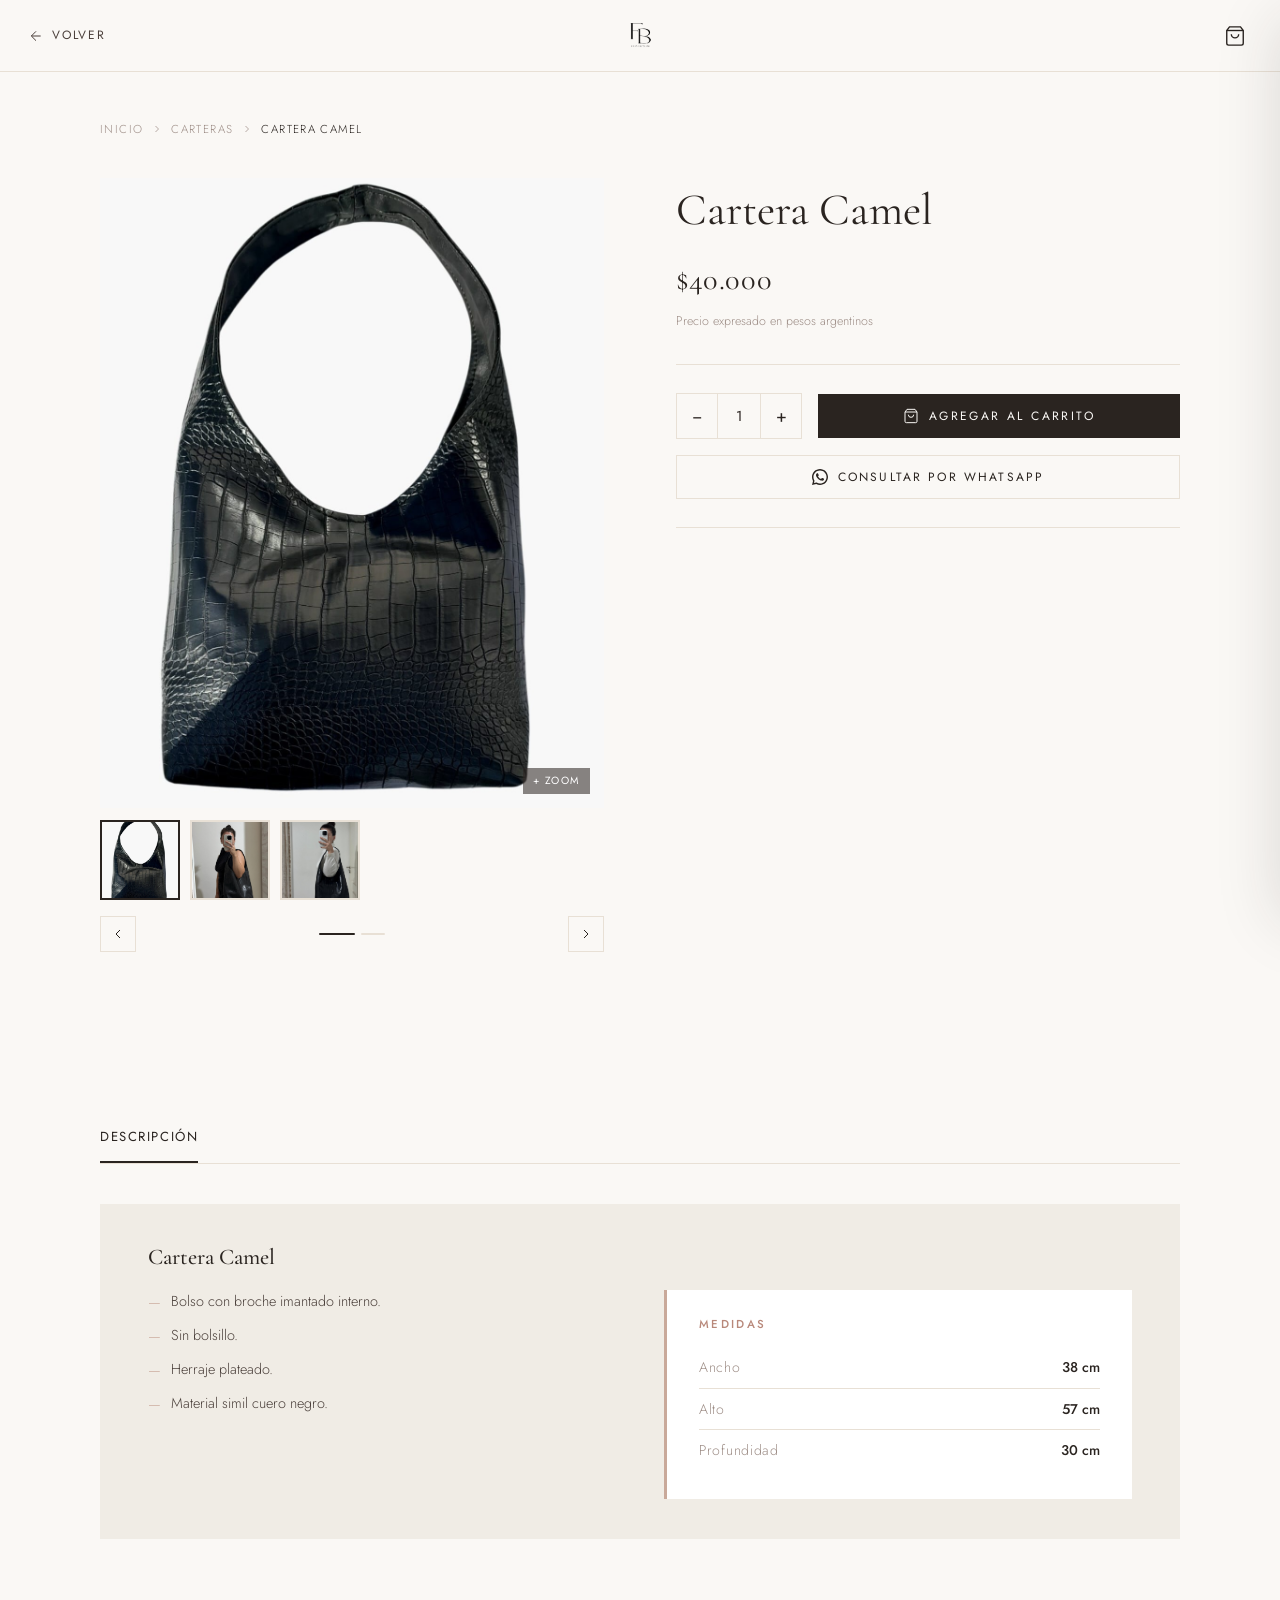
<file: productos/6.html>
<!DOCTYPE html>
<html lang="es">
<head>
  <meta charset="UTF-8" />
  <meta name="viewport" content="width=device-width, initial-scale=1.0" />

  <!-- ======================================================
       INSTRUCCIONES PARA COPIAR Y PEGAR:
       1. Cambiá Cartera Camel por el nombre real
       2. Cambiá PRECIO por el precio (número sin puntos ni $)
       3. Cambiá imagen1.jpg e imagen2.jpg por las imágenes reales
       4. Completá la descripción y medidas del producto
       5. Guardá el archivo (ej: cartera-manhatann.html)
  ====================================================== -->

  <title>Cartera Camel | FB Fernández Bellini</title>
  <meta name="description" content="Cartera Camel — FB Fernández Bellini. Carteras artesanales de diseño exclusivo." />
  <link rel="icon" type="image/png" href="../fblogo.png" />
  <link rel="preconnect" href="https://fonts.googleapis.com" />
  <link rel="preconnect" href="https://fonts.gstatic.com" crossorigin />
  <link href="https://fonts.googleapis.com/css2?family=Cormorant+Garamond:ital,wght@0,300;0,400;0,500;0,600;1,300;1,400&family=Jost:wght@300;400;500&display=swap" rel="stylesheet" />

  <style>
    :root {
      --ivory:       #faf8f5;
      --ivory-dark:  #f0ece5;
      --cream:       #e8e0d5;
      --rose:        #c9a99a;
      --rose-dark:   #b8887a;
      --charcoal:    #2a2420;
      --charcoal-md: #4a3f3a;
      --warm-gray:   #9e8e87;
      --white:       #ffffff;
      --ff-display:  'Cormorant Garamond', Georgia, serif;
      --ff-body:     'Jost', sans-serif;
      --transition:  0.35s cubic-bezier(0.4, 0, 0.2, 1);
      --shadow-sm:   0 2px 12px rgba(42,36,32,0.07);
      --shadow-md:   0 8px 32px rgba(42,36,32,0.12);
      --shadow-lg:   0 20px 60px rgba(42,36,32,0.15);
      --header-h:    72px;
    }

    *, *::before, *::after { box-sizing: border-box; margin: 0; padding: 0; }
    html { scroll-behavior: smooth; font-size: 16px; }
    body { font-family: var(--ff-body); background: var(--ivory); color: var(--charcoal); line-height: 1.6; overflow-x: hidden; }
    img { display: block; max-width: 100%; }
    a { color: inherit; text-decoration: none; }
    ul { list-style: none; }
    button { cursor: pointer; border: none; background: none; font-family: var(--ff-body); }
    h1,h2,h3,h4 { font-family: var(--ff-display); font-weight: 400; line-height: 1.15; }
    ::-webkit-scrollbar { width: 6px; }
    ::-webkit-scrollbar-track { background: var(--ivory-dark); }
    ::-webkit-scrollbar-thumb { background: var(--rose); border-radius: 3px; }

    /* ===== HEADER ===== */
    .header {
      position: fixed;
      top: 0; left: 0; right: 0;
      height: var(--header-h);
      display: flex;
      align-items: center;
      justify-content: space-between;
      padding: 0 28px;
      background: rgba(250,248,245,0.95);
      backdrop-filter: blur(12px);
      border-bottom: 1px solid var(--cream);
      z-index: 100;
      transition: box-shadow var(--transition);
    }
    .header.scrolled { box-shadow: var(--shadow-sm); }

    .header-logo img { height: 44px; width: auto; object-fit: contain; transition: opacity var(--transition); }
    .header-logo:hover img { opacity: 0.7; }

    .back-btn {
      display: flex;
      align-items: center;
      gap: 8px;
      font-size: 0.75rem;
      font-weight: 400;
      letter-spacing: 0.15em;
      text-transform: uppercase;
      color: var(--charcoal-md);
      transition: color var(--transition);
      min-width: 80px;
    }
    .back-btn:hover { color: var(--rose-dark); }
    .back-btn svg { transition: transform var(--transition); flex-shrink: 0; }
    .back-btn:hover svg { transform: translateX(-3px); }

    /* Cart button in header */
    .cart-btn {
      position: relative;
      display: flex;
      align-items: center;
      padding: 6px;
      color: var(--charcoal);
      transition: color var(--transition);
      min-width: 80px;
      justify-content: flex-end;
    }
    .cart-btn:hover { color: var(--rose-dark); }
    .cart-count {
      position: absolute;
      top: 0; right: 0;
      background: var(--rose-dark);
      color: var(--white);
      font-size: 0.65rem;
      font-weight: 500;
      width: 17px; height: 17px;
      border-radius: 50%;
      display: flex;
      align-items: center;
      justify-content: center;
      opacity: 0;
      transform: scale(0);
      transition: var(--transition);
    }
    .cart-count.visible { opacity: 1; transform: scale(1); }

    /* ===== CART DRAWER ===== */
    .cart-overlay {
      position: fixed;
      inset: 0;
      background: rgba(42,36,32,0.4);
      z-index: 149;
      opacity: 0;
      visibility: hidden;
      transition: var(--transition);
    }
    .cart-overlay.open { opacity: 1; visibility: visible; }

    .cart-drawer {
      position: fixed;
      top: 0; right: 0;
      height: 100%;
      width: min(420px, 100vw);
      background: var(--ivory);
      z-index: 150;
      display: flex;
      flex-direction: column;
      transform: translateX(100%);
      transition: transform 0.45s cubic-bezier(0.4, 0, 0.2, 1);
      box-shadow: var(--shadow-lg);
    }
    .cart-drawer.open { transform: translateX(0); }

    .cart-header {
      display: flex;
      align-items: center;
      justify-content: space-between;
      padding: 28px 32px;
      border-bottom: 1px solid var(--cream);
    }
    .cart-header h2 { font-family: var(--ff-display); font-size: 1.5rem; }
    .cart-close {
      font-size: 1.7rem;
      color: var(--charcoal-md);
      line-height: 1;
      transition: color var(--transition);
    }
    .cart-close:hover { color: var(--rose-dark); }

    .cart-items { flex: 1; overflow-y: auto; padding: 24px 32px; }
    .cart-empty {
      text-align: center;
      color: var(--warm-gray);
      padding-top: 40px;
      font-style: italic;
      font-family: var(--ff-display);
      font-size: 1.1rem;
    }

    .cart-item {
      display: grid;
      grid-template-columns: 72px 1fr auto;
      gap: 14px;
      align-items: start;
      padding: 18px 0;
      border-bottom: 1px solid var(--cream);
    }
    .cart-item img { width: 72px; height: 90px; object-fit: cover; background: var(--cream); }
    .cart-item-info { display: flex; flex-direction: column; gap: 4px; }
    .cart-item-name { font-family: var(--ff-display); font-size: 1rem; color: var(--charcoal); }
    .cart-item-price { font-size: 0.88rem; font-weight: 500; color: var(--charcoal-md); }
    .cart-item-qty { display: flex; align-items: center; gap: 10px; margin-top: 8px; }

    .qty-btn-cart {
      width: 24px; height: 24px;
      border: 1px solid var(--cream);
      background: var(--ivory);
      color: var(--charcoal);
      font-size: 0.9rem;
      display: flex;
      align-items: center;
      justify-content: center;
      transition: var(--transition);
    }
    .qty-btn-cart:hover { background: var(--charcoal); color: var(--ivory); border-color: var(--charcoal); }
    .qty-num-cart { font-size: 0.85rem; min-width: 16px; text-align: center; }

    .cart-item-remove {
      color: var(--warm-gray);
      font-size: 1.1rem;
      line-height: 1;
      transition: color var(--transition);
      padding: 4px;
    }
    .cart-item-remove:hover { color: var(--rose-dark); }

    .cart-footer { padding: 24px 32px 32px; border-top: 1px solid var(--cream); }
    .cart-totals {
      display: flex;
      justify-content: space-between;
      font-size: 0.9rem;
      color: var(--charcoal-md);
      margin-bottom: 20px;
    }
    .cart-totals span:last-child { font-weight: 500; font-size: 1rem; }

    .btn-checkout {
      display: flex;
      align-items: center;
      justify-content: center;
      gap: 10px;
      width: 100%;
      padding: 15px;
      background: #25D366;
      color: var(--white);
      font-family: var(--ff-body);
      font-size: 0.8rem;
      font-weight: 500;
      letter-spacing: 0.12em;
      text-transform: uppercase;
      border: none;
      transition: var(--transition);
    }
    .btn-checkout:hover { background: #1ebe5a; }

    /* ===== PRODUCT PAGE ===== */
    .product-page {
      padding-top: calc(var(--header-h) + 48px);
      padding-bottom: 80px;
      max-width: 1200px;
      margin: 0 auto;
      padding-left: 60px;
      padding-right: 60px;
    }

    .breadcrumb {
      display: flex;
      align-items: center;
      gap: 8px;
      font-size: 0.72rem;
      font-weight: 300;
      letter-spacing: 0.12em;
      text-transform: uppercase;
      color: var(--warm-gray);
      margin-bottom: 40px;
    }
    .breadcrumb a { transition: color var(--transition); }
    .breadcrumb a:hover { color: var(--rose-dark); }
    .breadcrumb span { color: var(--charcoal); }

    .product-layout {
      display: grid;
      grid-template-columns: 1fr 1fr;
      gap: 72px;
      align-items: start;
    }

    /* ===== GALLERY ===== */
    .gallery { position: sticky; top: calc(var(--header-h) + 24px); }

    .gallery-main {
      position: relative;
      overflow: hidden;
      background: var(--cream);
      aspect-ratio: 4/5;
      cursor: zoom-in;
    }
    .gallery-main img {
      width: 100%; height: 100%;
      object-fit: cover;
      object-position: center;
      transition: transform 0.4s ease;
      pointer-events: none;
    }
    .gallery-main.zoomed { cursor: zoom-out; }
    .gallery-main.zoomed img { transform: scale(2); }

    .zoom-hint {
      position: absolute;
      bottom: 14px; right: 14px;
      background: rgba(42,36,32,0.55);
      color: var(--white);
      font-size: 0.65rem;
      letter-spacing: 0.15em;
      text-transform: uppercase;
      padding: 5px 10px;
      pointer-events: none;
      transition: opacity var(--transition);
    }
    .gallery-main.zoomed .zoom-hint { opacity: 0; }

    .gallery-thumbs { display: flex; gap: 10px; margin-top: 12px; }
    .thumb {
      width: 80px;
      aspect-ratio: 1/1;
      overflow: hidden;
      cursor: pointer;
      border: 2px solid transparent;
      transition: border-color var(--transition);
      background: var(--cream);
      flex-shrink: 0;
    }
    .thumb.active { border-color: var(--charcoal); }
    .thumb:hover { border-color: var(--rose); }
    .thumb img { width: 100%; height: 100%; object-fit: cover; }

    .gallery-nav {
      display: flex;
      justify-content: space-between;
      align-items: center;
      margin-top: 16px;
    }
    .gallery-arrow {
      display: flex;
      align-items: center;
      justify-content: center;
      width: 36px; height: 36px;
      border: 1px solid var(--cream);
      color: var(--charcoal);
      background: var(--ivory);
      transition: var(--transition);
    }
    .gallery-arrow:hover { background: var(--charcoal); color: var(--ivory); border-color: var(--charcoal); }
    .gallery-dots { display: flex; gap: 6px; }
    .gallery-dot {
      width: 24px; height: 2px;
      background: var(--cream);
      border-radius: 1px;
      transition: var(--transition);
    }
    .gallery-dot.active { background: var(--charcoal); width: 36px; }

    /* ===== PRODUCT INFO ===== */
    .product-info { padding-top: 8px; }
    .product-tag {
      font-size: 0.7rem;
      font-weight: 300;
      letter-spacing: 0.28em;
      text-transform: uppercase;
      color: var(--rose);
      margin-bottom: 12px;
    }
    .product-name {
      font-family: var(--ff-display);
      font-size: clamp(2rem, 3.5vw, 2.8rem);
      font-weight: 400;
      color: var(--charcoal);
      margin-bottom: 20px;
      line-height: 1.1;
    }
    .product-price {
      font-size: 1.9rem;
      font-weight: 400;
      font-family: var(--ff-display);
      color: var(--charcoal);
      margin-bottom: 8px;
      letter-spacing: 0.02em;
    }
    .product-price.has-sale { color: var(--rose-dark); }
    .price-original {
      font-size: 1rem;
      font-weight: 300;
      color: var(--warm-gray);
      text-decoration: line-through;
      text-decoration-color: var(--rose);
      margin-left: 10px;
      font-family: var(--ff-body);
    }
    .price-note {
      font-size: 0.78rem;
      font-weight: 300;
      color: var(--warm-gray);
      margin-bottom: 32px;
    }
    .divider { height: 1px; background: var(--cream); margin: 28px 0; }

    /* Qty + Add to cart */
    .qty-row { display: flex; align-items: center; gap: 16px; margin-bottom: 16px; }
    .qty-control { display: flex; align-items: center; border: 1px solid var(--cream); }
    .qty-btn-product {
      width: 40px; height: 44px;
      display: flex; align-items: center; justify-content: center;
      font-size: 1.1rem;
      color: var(--charcoal);
      background: var(--ivory);
      transition: var(--transition);
    }
    .qty-btn-product:hover { background: var(--cream); }
    .qty-num-product {
      width: 44px; height: 44px;
      text-align: center;
      font-size: 0.9rem;
      font-weight: 400;
      border-left: 1px solid var(--cream);
      border-right: 1px solid var(--cream);
      display: flex; align-items: center; justify-content: center;
    }
    .btn-add-cart {
      flex: 1; height: 44px;
      background: var(--charcoal);
      color: var(--ivory);
      font-family: var(--ff-body);
      font-size: 0.75rem;
      font-weight: 400;
      letter-spacing: 0.2em;
      text-transform: uppercase;
      border: 1px solid var(--charcoal);
      transition: var(--transition);
      display: flex; align-items: center; justify-content: center; gap: 10px;
    }
    .btn-add-cart:hover { background: var(--rose-dark); border-color: var(--rose-dark); }
    .btn-add-cart.added { background: var(--rose-dark); border-color: var(--rose-dark); }

    .btn-whatsapp {
      display: flex; align-items: center; justify-content: center; gap: 10px;
      width: 100%; height: 44px;
      background: transparent;
      color: var(--charcoal);
      font-family: var(--ff-body);
      font-size: 0.75rem;
      font-weight: 400;
      letter-spacing: 0.18em;
      text-transform: uppercase;
      border: 1px solid var(--cream);
      transition: var(--transition);
    }
    .btn-whatsapp:hover { border-color: #25D366; color: #25D366; }

    .product-meta { display: flex; flex-direction: column; gap: 10px; margin-top: 28px; }
    .meta-item {
      display: flex; align-items: center; gap: 10px;
      font-size: 0.8rem; font-weight: 300;
      color: var(--warm-gray); letter-spacing: 0.05em;
    }
    .meta-item svg { color: var(--rose); flex-shrink: 0; }

    /* ===== DESCRIPTION ===== */
    .description-section {
      margin-top: 80px;
      max-width: 1200px;
      margin-left: auto;
      margin-right: auto;
      padding: 0 60px 80px;
    }
    .desc-tabs {
      display: flex;
      border-bottom: 1px solid var(--cream);
      margin-bottom: 40px;
    }
    .desc-tab {
      font-family: var(--ff-body);
      font-size: 0.82rem;
      font-weight: 400;
      letter-spacing: 0.12em;
      text-transform: uppercase;
      color: var(--warm-gray);
      padding: 14px 0;
      margin-right: 40px;
      border-bottom: 2px solid transparent;
      transition: color var(--transition), border-color var(--transition);
    }
    .desc-tab.active { color: var(--charcoal); border-bottom-color: var(--charcoal); }
    .desc-body { background: var(--ivory-dark); padding: 40px 48px; }
    .desc-title {
      font-family: var(--ff-display);
      font-size: 1.4rem;
      font-weight: 500;
      color: var(--charcoal);
      margin-bottom: 20px;
    }
    .desc-grid { display: grid; grid-template-columns: 1fr 1fr; gap: 48px; align-items: start; }
    .desc-features { display: flex; flex-direction: column; gap: 10px; }
    .desc-feature {
      display: flex; align-items: flex-start; gap: 10px;
      font-size: 0.9rem; font-weight: 300;
      color: var(--charcoal-md); line-height: 1.6;
    }
    .desc-feature::before { content: '—'; color: var(--rose); flex-shrink: 0; margin-top: 1px; }
    .desc-measures {
      background: var(--white);
      padding: 28px 32px;
      border-left: 3px solid var(--rose);
    }
    .desc-measures h4 {
      font-family: var(--ff-body);
      font-size: 0.72rem; font-weight: 500;
      letter-spacing: 0.2em; text-transform: uppercase;
      color: var(--rose-dark); margin-bottom: 16px;
    }
    .measure-row {
      display: flex; justify-content: space-between; align-items: center;
      padding: 9px 0; border-bottom: 1px solid var(--cream); font-size: 0.88rem;
    }
    .measure-row:last-child { border-bottom: none; }
    .measure-label { font-weight: 300; color: var(--warm-gray); letter-spacing: 0.05em; }
    .measure-value { font-weight: 500; color: var(--charcoal); }

    /* ===== TOAST ===== */
    .toast {
      position: fixed; bottom: 32px; left: 50%;
      transform: translateX(-50%) translateY(80px);
      background: var(--charcoal); color: var(--ivory);
      padding: 13px 28px; font-size: 0.82rem; font-weight: 300;
      letter-spacing: 0.08em; z-index: 999;
      transition: transform 0.4s cubic-bezier(0.4,0,0.2,1), opacity 0.4s;
      opacity: 0; pointer-events: none; white-space: nowrap;
    }
    .toast.show { transform: translateX(-50%) translateY(0); opacity: 1; }

    /* ===== RESPONSIVE ===== */
    @media (max-width: 1024px) {
      .product-page { padding-left: 40px; padding-right: 40px; }
      .description-section { padding-left: 40px; padding-right: 40px; }
      .product-layout { gap: 48px; }
    }
    @media (max-width: 768px) {
      :root { --header-h: 60px; }
      .product-page { padding-left: 20px; padding-right: 20px; padding-top: calc(var(--header-h) + 32px); }
      .description-section { padding-left: 20px; padding-right: 20px; margin-top: 48px; }
      .product-layout { grid-template-columns: 1fr; gap: 32px; }
      .gallery { position: static; }
      .desc-grid { grid-template-columns: 1fr; gap: 28px; }
      .desc-body { padding: 28px 24px; }
    }
    @media (max-width: 480px) {
      .header { padding: 0 20px; }
      .header-logo img { height: 36px; }
      .cart-drawer { width: 100vw; }
      .qty-row { flex-direction: column; align-items: stretch; }
      .qty-control { justify-content: center; }
      .btn-add-cart { justify-content: center; }
    }
  </style>
</head>
<body>

  <!-- ===== CART DRAWER (idéntico al del sitio principal) ===== -->
  <aside class="cart-drawer" id="cartDrawer" role="complementary" aria-label="Carrito de compras">
    <div class="cart-header">
      <h2>Tu Carrito</h2>
      <button class="cart-close" id="cartClose" aria-label="Cerrar carrito">&times;</button>
    </div>
    <div class="cart-items" id="cartItems">
      <p class="cart-empty">Tu carrito está vacío</p>
    </div>
    <div class="cart-footer">
      <div class="cart-totals">
        <span>Subtotal</span>
        <span id="cartSubtotal">$0</span>
      </div>
      <button class="btn-checkout" id="checkoutBtn" aria-label="Finalizar compra vía WhatsApp">
        <svg width="18" height="18" viewBox="0 0 24 24" fill="currentColor">
          <path d="M17.472 14.382c-.297-.149-1.758-.867-2.03-.967-.273-.099-.471-.148-.67.15-.197.297-.767.966-.94 1.164-.173.199-.347.223-.644.075-.297-.15-1.255-.463-2.39-1.475-.883-.788-1.48-1.761-1.653-2.059-.173-.297-.018-.458.13-.606.134-.133.298-.347.446-.52.149-.174.198-.298.298-.497.099-.198.05-.371-.025-.52-.075-.149-.669-1.612-.916-2.207-.242-.579-.487-.5-.669-.51-.173-.008-.371-.01-.57-.01-.198 0-.52.074-.792.372-.272.297-1.04 1.016-1.04 2.479 0 1.462 1.065 2.875 1.213 3.074.149.198 2.096 3.2 5.077 4.487.709.306 1.262.489 1.694.625.712.227 1.36.195 1.871.118.571-.085 1.758-.719 2.006-1.413.248-.694.248-1.289.173-1.413-.074-.124-.272-.198-.57-.347z"/>
          <path d="M12.002 0C5.373 0 0 5.373 0 12.001c0 2.118.554 4.103 1.522 5.831L.053 23.961l6.266-1.442A11.937 11.937 0 0012.002 24C18.63 24 24 18.627 24 12.001 24 5.373 18.63 0 12.002 0zm0 21.818a9.807 9.807 0 01-5.032-1.382l-.361-.214-3.72.856.894-3.614-.236-.371A9.804 9.804 0 012.181 12c0-5.418 4.403-9.818 9.82-9.818 5.419 0 9.82 4.4 9.82 9.818 0 5.419-4.401 9.818-9.819 9.818z"/>
        </svg>
        Finalizar por WhatsApp
      </button>
    </div>
  </aside>
  <div class="cart-overlay" id="cartOverlay"></div>

  <!-- ===== HEADER ===== -->
  <header class="header" id="header">
    <a href="../index.html" class="back-btn" aria-label="Volver al inicio">
      <svg width="16" height="16" viewBox="0 0 24 24" fill="none" stroke="currentColor" stroke-width="1.5">
        <path d="M19 12H5M12 5l-7 7 7 7"/>
      </svg>
      Volver
    </a>
    <a href="../index.html" class="header-logo" aria-label="FB Fernández Bellini">
      <img src="../fblogo.png" alt="FB Fernández Bellini" />
    </a>
    <!-- Ícono carrito igual al del sitio principal -->
    <button class="cart-btn" id="cartBtn" aria-label="Ver carrito de compras">
      <svg width="22" height="22" viewBox="0 0 24 24" fill="none" stroke="currentColor" stroke-width="1.5">
        <path d="M6 2L3 6v14a2 2 0 002 2h14a2 2 0 002-2V6l-3-4z"/>
        <line x1="3" y1="6" x2="21" y2="6"/>
        <path d="M16 10a4 4 0 01-8 0"/>
      </svg>
      <span class="cart-count" id="cartCount" aria-live="polite">0</span>
    </button>
  </header>

  <!-- ===== MAIN ===== -->
  <main>
    <div class="product-page">

      <!-- Breadcrumb -->
      <nav class="breadcrumb" aria-label="Navegación">
        <a href="../index.html">Inicio</a>
        <svg width="12" height="12" viewBox="0 0 24 24" fill="none" stroke="currentColor" stroke-width="1.5"><path d="M9 18l6-6-6-6"/></svg>
        <a href="index.html#carteras">Carteras</a>
        <svg width="12" height="12" viewBox="0 0 24 24" fill="none" stroke="currentColor" stroke-width="1.5"><path d="M9 18l6-6-6-6"/></svg>
        <!-- ▼ Cambiá Cartera Camel ▼ -->
        <span>Cartera Camel</span>
      </nav>

      <div class="product-layout">

        <!-- ===== GALERÍA ===== -->
        <div class="gallery">
          <div class="gallery-main" id="galleryMain" title="Click para hacer zoom">
            <!-- ▼ Cambiá imagen1.jpg ▼ -->
            <img src="../cartera1.jpeg" alt="Cartera Camel" id="mainImg" />
            <span class="zoom-hint">+ Zoom</span>
          </div>
          <div class="gallery-thumbs">
            <!-- ▼ Cambiá imagen1.jpg e imagen2.jpg ▼ -->
            <div class="thumb active" data-idx="0">
              <img src="../cartera1.jpeg" alt="Cartera Camel vista 1" />
            </div>
            <div class="thumb" data-idx="1">
              <img src="../camel.jpg" alt="Cartera Camel vista 2" />
            </div>
            <div class="thumb" data-idx="1">
              <img src="../camel2.jpg" alt="Cartera Camel vista 3" />
            </div>
          </div>
          <div class="gallery-nav">
            <button class="gallery-arrow" id="prevImg" aria-label="Imagen anterior">
              <svg width="16" height="16" viewBox="0 0 24 24" fill="none" stroke="currentColor" stroke-width="1.5"><path d="M15 18l-6-6 6-6"/></svg>
            </button>
            <div class="gallery-dots">
              <div class="gallery-dot active"></div>
              <div class="gallery-dot"></div>
            </div>
            <button class="gallery-arrow" id="nextImg" aria-label="Imagen siguiente">
              <svg width="16" height="16" viewBox="0 0 24 24" fill="none" stroke="currentColor" stroke-width="1.5"><path d="M9 18l6-6-6-6"/></svg>
            </button>
          </div>
        </div>

        <!-- ===== INFO ===== -->
        <div class="product-info">
          <!-- ▼ Cambiá Cartera Camel ▼ -->
          <h1 class="product-name">Cartera Camel</h1>

          <!-- ▼ Cambiá $PRECIO. Para oferta: agregá <span class="price-original">$PRECIO_ORIGINAL</span> ▼ -->
          <p class="product-price">$40.000</p> 
          <p class="price-note">Precio expresado en pesos argentinos</p>

          <div class="divider"></div>

          <div class="qty-row">
            <div class="qty-control">
              <button class="qty-btn-product" id="qtyMinus" aria-label="Reducir">−</button>
              <span class="qty-num-product" id="qtyNum">1</span>
              <button class="qty-btn-product" id="qtyPlus" aria-label="Aumentar">+</button>
            </div>
            <button class="btn-add-cart" id="addToCartBtn" aria-label="Agregar al carrito">
              <svg width="16" height="16" viewBox="0 0 24 24" fill="none" stroke="currentColor" stroke-width="1.5">
                <path d="M6 2L3 6v14a2 2 0 002 2h14a2 2 0 002-2V6l-3-4z"/>
                <line x1="3" y1="6" x2="21" y2="6"/>
                <path d="M16 10a4 4 0 01-8 0"/>
              </svg>
              Agregar al carrito
            </button>
          </div>

          <button class="btn-whatsapp" id="whatsappBtn">
            <svg width="16" height="16" viewBox="0 0 24 24" fill="currentColor">
              <path d="M17.472 14.382c-.297-.149-1.758-.867-2.03-.967-.273-.099-.471-.148-.67.15-.197.297-.767.966-.94 1.164-.173.199-.347.223-.644.075-.297-.15-1.255-.463-2.39-1.475-.883-.788-1.48-1.761-1.653-2.059-.173-.297-.018-.458.13-.606.134-.133.298-.347.446-.52.149-.174.198-.298.298-.497.099-.198.05-.371-.025-.52-.075-.149-.669-1.612-.916-2.207-.242-.579-.487-.5-.669-.51-.173-.008-.371-.01-.57-.01-.198 0-.52.074-.792.372-.272.297-1.04 1.016-1.04 2.479 0 1.462 1.065 2.875 1.213 3.074.149.198 2.096 3.2 5.077 4.487.709.306 1.262.489 1.694.625.712.227 1.36.195 1.871.118.571-.085 1.758-.719 2.006-1.413.248-.694.248-1.289.173-1.413-.074-.124-.272-.198-.57-.347z"/>
              <path d="M12.002 0C5.373 0 0 5.373 0 12.001c0 2.118.554 4.103 1.522 5.831L.053 23.961l6.266-1.442A11.937 11.937 0 0012.002 24C18.63 24 24 18.627 24 12.001 24 5.373 18.63 0 12.002 0zm0 21.818a9.807 9.807 0 01-5.032-1.382l-.361-.214-3.72.856.894-3.614-.236-.371A9.804 9.804 0 012.181 12c0-5.418 4.403-9.818 9.82-9.818 5.419 0 9.82 4.4 9.82 9.818 0 5.419-4.401 9.818-9.819 9.818z"/>
            </svg>
            Consultar por WhatsApp
          </button>

          <div class="divider"></div>

          <div class="product-meta">
           
          </div>
        </div>

      </div>
    </div>

    <!-- ===== DESCRIPCIÓN ===== -->
    <div class="description-section">
      <div class="desc-tabs">
        <div class="desc-tab active">Descripción</div>
      </div>
      <div class="desc-body">
        <!-- ▼ Cambiá Cartera Camel ▼ -->
        <h3 class="desc-title">Cartera Camel</h3>
        <div class="desc-grid">
          <div class="desc-features">
            <!-- ▼ Editá las características del producto ▼ -->
            <div class="desc-feature">Bolso con broche imantado interno.</div>
            <div class="desc-feature">Sin bolsillo.</div>
            <div class="desc-feature">Herraje plateado.</div>
            <div class="desc-feature">Material simil cuero negro.</div>
          </div>
          <div>
            <div class="desc-measures">
              <h4>Medidas</h4>
              <!-- ▼ Editá las medidas ▼ -->
              <div class="measure-row">
                <span class="measure-label">Ancho</span>
                <span class="measure-value">38 cm</span>
              </div>
              <div class="measure-row">
                <span class="measure-label">Alto</span>
                <span class="measure-value">57 cm</span>
              </div>
              <div class="measure-row">
                <span class="measure-label">Profundidad</span>
                <span class="measure-value">30 cm</span>
              </div>
           
            </div>
          </div>
        </div>
      </div>
    </div>
  </main>

  <div class="toast" id="toast"></div>

  <script>
    'use strict';

    // ============================================================
    //  ▼▼▼ SOLO CAMBIÁ ESTA SECCIÓN PARA CADA PRODUCTO ▼▼▼
    // ============================================================
    const PRODUCT = {
        id:    6, 
      name:  'Cartera Camel',   // ← nombre del producto
      price: 80000,               // ← precio (número, sin puntos ni $)
      image: '../cartera1.jpeg'        // ← imagen principal (para el carrito)
    };
    // Imágenes del carrusel (podés tener 2, 3 o más)
    const GALLERY_IMAGES = ['../cartera1.jpeg', '../camel.jpg', '../camel2.jpg']; // ← cambiá
    // ============================================================

    /* =================== GALERÍA =================== */
    let currentImg = 0;
    const mainImg     = document.getElementById('mainImg');
    const galleryMain = document.getElementById('galleryMain');
    const thumbEls    = document.querySelectorAll('.thumb');
    const dotEls      = document.querySelectorAll('.gallery-dot');

    function goToImg(idx) {
      currentImg = (idx + GALLERY_IMAGES.length) % GALLERY_IMAGES.length;
      mainImg.src = GALLERY_IMAGES[currentImg];
      thumbEls.forEach((t, i) => t.classList.toggle('active', i === currentImg));
      dotEls.forEach((d, i)   => d.classList.toggle('active', i === currentImg));
      galleryMain.classList.remove('zoomed');
    }

    document.getElementById('prevImg').addEventListener('click', () => goToImg(currentImg - 1));
    document.getElementById('nextImg').addEventListener('click', () => goToImg(currentImg + 1));
    thumbEls.forEach((th, i) => th.addEventListener('click', () => goToImg(i)));

    // Zoom con seguimiento del cursor
    galleryMain.addEventListener('click', (e) => {
      if (galleryMain.classList.contains('zoomed')) {
        galleryMain.classList.remove('zoomed');
        mainImg.style.transformOrigin = 'center center';
      } else {
        const rect = galleryMain.getBoundingClientRect();
        const xPct = ((e.clientX - rect.left) / rect.width)  * 100;
        const yPct = ((e.clientY - rect.top)  / rect.height) * 100;
        mainImg.style.transformOrigin = `${xPct}% ${yPct}%`;
        galleryMain.classList.add('zoomed');
      }
    });

    /* =================== CANTIDAD =================== */
    let qty = 1;
    const qtyNumEl = document.getElementById('qtyNum');
    document.getElementById('qtyMinus').addEventListener('click', () => {
      if (qty > 1) { qty--; qtyNumEl.textContent = qty; }
    });
    document.getElementById('qtyPlus').addEventListener('click', () => {
      qty++; qtyNumEl.textContent = qty;
    });

    /* =================== CARRITO (comparte localStorage con index.html) =================== */
    const formatPrice = (n) => '$' + n.toLocaleString('es-AR', { minimumFractionDigits: 0 });

    function loadCart() {
      return JSON.parse(localStorage.getItem('fbfb_cart') || '[]');
    }
    function saveCart(cart) {
      localStorage.setItem('fbfb_cart', JSON.stringify(cart));
    }
    function getCartTotal(cart) {
      return cart.reduce((s, i) => s + i.qty, 0);
    }
    function getCartSubtotal(cart) {
      return cart.reduce((s, i) => s + i.price * i.qty, 0);
    }

    function updateCartCount() {
      const total = getCartTotal(loadCart());
      const countEl = document.getElementById('cartCount');
      countEl.textContent = total;
      countEl.classList.toggle('visible', total > 0);
    }

    function renderCart() {
      const cart = loadCart();
      const cartItemsEl  = document.getElementById('cartItems');
      const subtotalEl   = document.getElementById('cartSubtotal');

      if (cart.length === 0) {
        cartItemsEl.innerHTML = '<p class="cart-empty">Tu carrito está vacío</p>';
        subtotalEl.textContent = '$0';
        return;
      }

      subtotalEl.textContent = formatPrice(getCartSubtotal(cart));
      cartItemsEl.innerHTML = '';

      cart.forEach(item => {
        const el = document.createElement('div');
        el.className = 'cart-item';
        el.innerHTML = `
        <img src="../${item.image.replace(/^(\.\.\/)+/, '')}" alt="${item.alt || item.name}" loading="lazy" />
          <div class="cart-item-info">
            <p class="cart-item-name">${item.name}</p>
            <p class="cart-item-price">${formatPrice(item.price)}</p>
            <div class="cart-item-qty">
              <button class="qty-btn-cart" data-key="${item.key}" data-delta="-1" aria-label="Reducir">−</button>
              <span class="qty-num-cart">${item.qty}</span>
              <button class="qty-btn-cart" data-key="${item.key}" data-delta="1" aria-label="Aumentar">+</button>
            </div>
          </div>
          <button class="cart-item-remove" data-key="${item.key}" aria-label="Eliminar">×</button>
        `;
        cartItemsEl.appendChild(el);
      });

      cartItemsEl.querySelectorAll('.qty-btn-cart').forEach(btn => {
        btn.addEventListener('click', () => {
          const cart = loadCart();
          const item = cart.find(i => i.key === btn.dataset.key);
          if (item) {
            item.qty = Math.max(1, item.qty + parseInt(btn.dataset.delta));
            saveCart(cart);
            renderCart();
            updateCartCount();
          }
        });
      });
      cartItemsEl.querySelectorAll('.cart-item-remove').forEach(btn => {
        btn.addEventListener('click', () => {
          const cart = loadCart().filter(i => i.key !== btn.dataset.key);
          saveCart(cart);
          renderCart();
          updateCartCount();
        });
      });
    }

    function openCart() {
      document.getElementById('cartDrawer').classList.add('open');
      document.getElementById('cartOverlay').classList.add('open');
      document.body.style.overflow = 'hidden';
    }
    function closeCart() {
      document.getElementById('cartDrawer').classList.remove('open');
      document.getElementById('cartOverlay').classList.remove('open');
      document.body.style.overflow = '';
    }

    // Botón carrito en header
    document.getElementById('cartBtn').addEventListener('click', openCart);
    document.getElementById('cartClose').addEventListener('click', closeCart);
    document.getElementById('cartOverlay').addEventListener('click', closeCart);

    // Agregar al carrito desde esta página
    document.getElementById('addToCartBtn').addEventListener('click', (e) => {
      const btn = e.currentTarget;
      const cart = loadCart();
     const key = `${PRODUCT.id}`;
      const existing = cart.find(i => i.key === key);
      if (existing) {
        existing.qty += qty;
      } else {
        cart.push({ key, id: key, name: PRODUCT.name, price: PRODUCT.price, image: PRODUCT.image, alt: PRODUCT.name, qty });
      }
      saveCart(cart);
      renderCart();
      updateCartCount();
      openCart();
      showToast(`"${PRODUCT.name}" agregada al carrito`);

      btn.textContent = '✓ Agregado';
      btn.classList.add('added');
      setTimeout(() => {
        btn.innerHTML = `<svg width="16" height="16" viewBox="0 0 24 24" fill="none" stroke="currentColor" stroke-width="1.5"><path d="M6 2L3 6v14a2 2 0 002 2h14a2 2 0 002-2V6l-3-4z"/><line x1="3" y1="6" x2="21" y2="6"/><path d="M16 10a4 4 0 01-8 0"/></svg> Agregar al carrito`;
        btn.classList.remove('added');
      }, 2000);
    });

    // Checkout WhatsApp
    document.getElementById('checkoutBtn').addEventListener('click', () => {
      const cart = loadCart();
      if (cart.length === 0) { showToast('Tu carrito está vacío'); return; }
      const lines = cart.map(i => `• ${i.name} x${i.qty} — ${formatPrice(i.price * i.qty)}`);
      const total = getCartSubtotal(cart);
      const msg = encodeURIComponent([
        '¡Hola! Me gustaría hacer el siguiente pedido:', '',
        ...lines, '',
        `*Total: ${formatPrice(total)}*`, '',
        '¿Pueden confirmarme disponibilidad y formas de pago? ¡Gracias! 😊'
      ].join('\n'));
      window.open(`https://wa.me/5491144036133?text=${msg}`, '_blank', 'noopener,noreferrer');
    });

    // Botón WhatsApp consulta directa
    document.getElementById('whatsappBtn').addEventListener('click', () => {
      const msg = encodeURIComponent(
        `¡Hola! Quisiera consultar por la *${PRODUCT.name}* (${formatPrice(PRODUCT.price)}).\n¿Tienen disponibilidad? ¡Gracias! 😊`
      );
      window.open(`https://wa.me/5491144036133?text=${msg}`, '_blank', 'noopener,noreferrer');
    });

    // Escape cierra carrito
    document.addEventListener('keydown', (e) => {
      if (e.key === 'Escape') closeCart();
    });

    /* =================== TOAST =================== */
    let toastTimer;
    function showToast(msg) {
      const toast = document.getElementById('toast');
      toast.textContent = msg;
      toast.classList.add('show');
      clearTimeout(toastTimer);
      toastTimer = setTimeout(() => toast.classList.remove('show'), 3000);
    }

    /* =================== HEADER SCROLL =================== */
    window.addEventListener('scroll', () => {
      document.getElementById('header').classList.toggle('scrolled', window.scrollY > 20);
    }, { passive: true });

    /* =================== INIT =================== */
    renderCart();
    updateCartCount();
  </script>
</body>
</html>
</file>
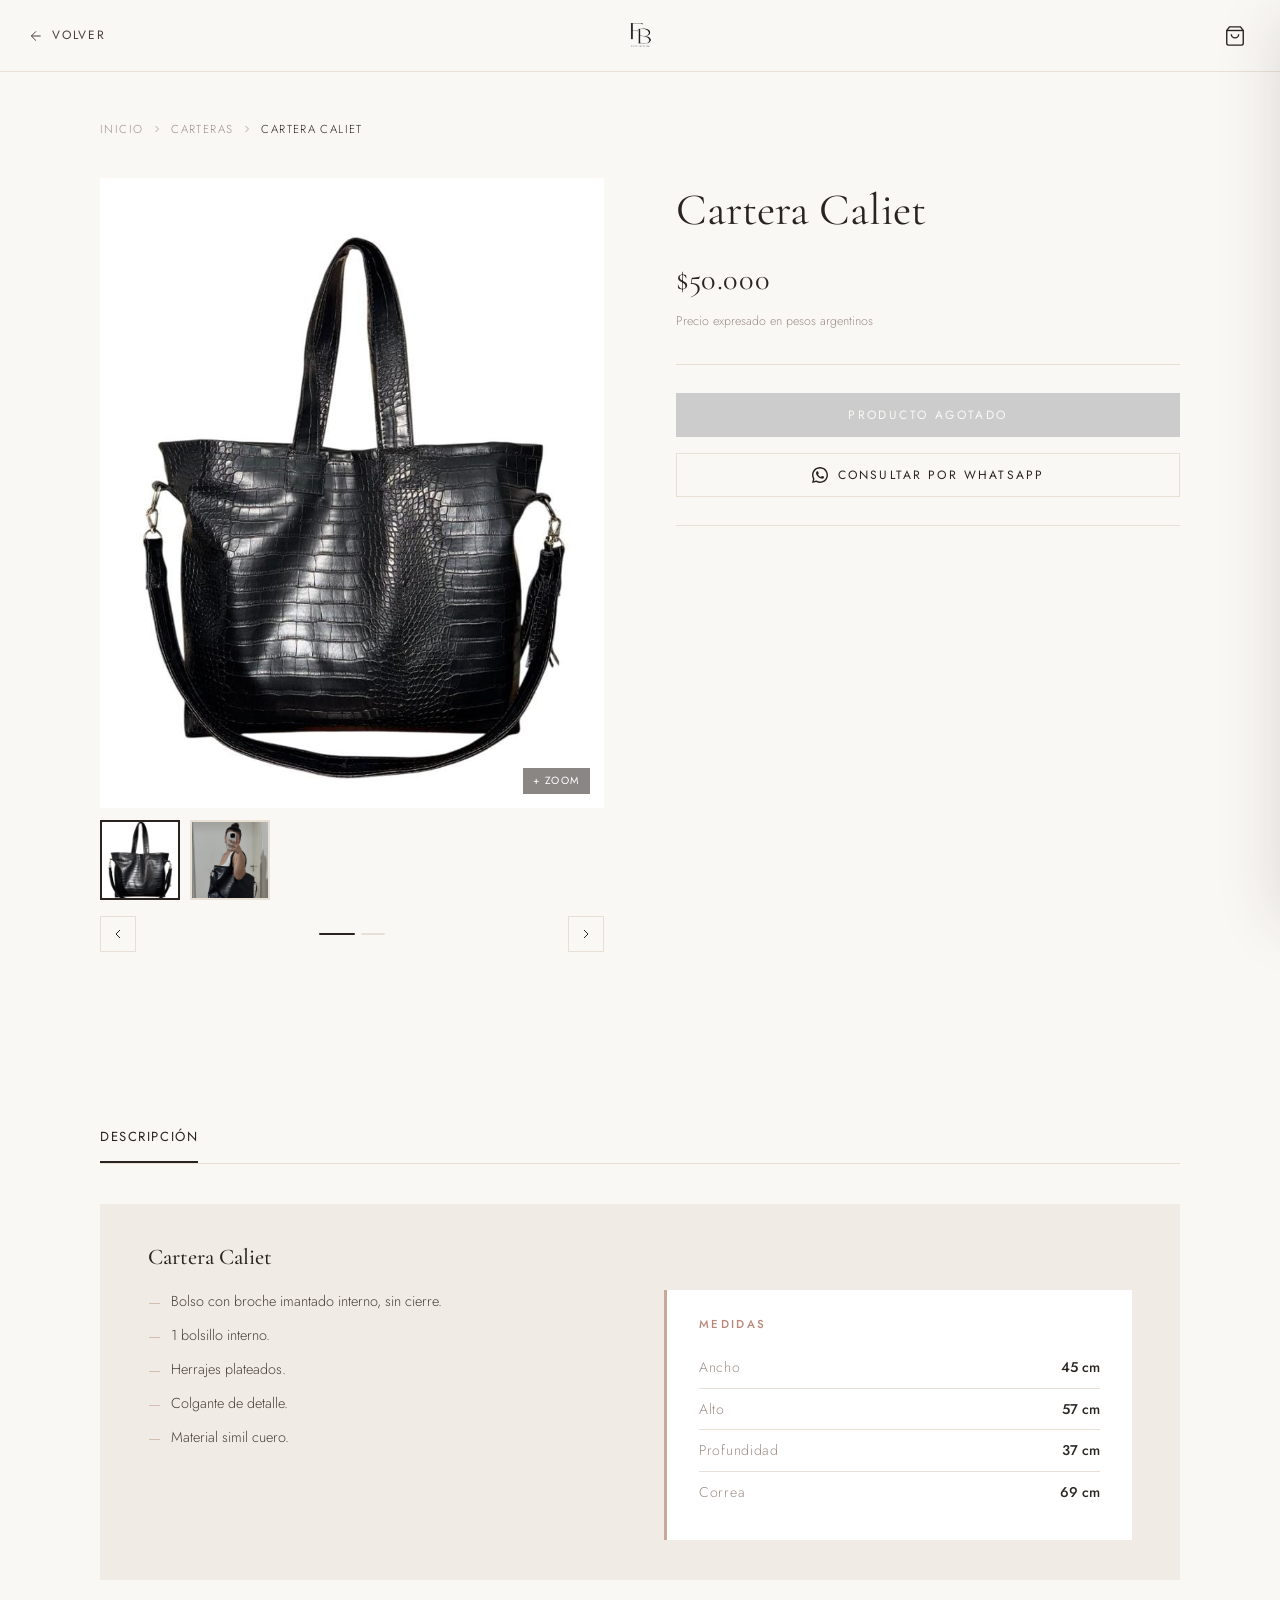
<file: productos/7.html>
<!DOCTYPE html>
<html lang="es">
<head>
  <meta charset="UTF-8" />
  <meta name="viewport" content="width=device-width, initial-scale=1.0" />

  <!-- ======================================================
       INSTRUCCIONES PARA COPIAR Y PEGAR:
       1. Cambiá Cartera Caliet por el nombre real
       2. Cambiá PRECIO por el precio (número sin puntos ni $)
       3. Cambiá imagen1.jpg e imagen2.jpg por las imágenes reales
       4. Completá la descripción y medidas del producto
       5. Guardá el archivo (ej: cartera-manhatann.html)
  ====================================================== -->

  <title>Cartera Caliet | FB Fernández Bellini</title>
  <meta name="description" content="Cartera Caliet — FB Fernández Bellini. Carteras artesanales de diseño exclusivo." />
  <link rel="icon" type="image/png" href="../fblogo.png" />
  <link rel="preconnect" href="https://fonts.googleapis.com" />
  <link rel="preconnect" href="https://fonts.gstatic.com" crossorigin />
  <link href="https://fonts.googleapis.com/css2?family=Cormorant+Garamond:ital,wght@0,300;0,400;0,500;0,600;1,300;1,400&family=Jost:wght@300;400;500&display=swap" rel="stylesheet" />

  <style>
    :root {
      --ivory:       #faf8f5;
      --ivory-dark:  #f0ece5;
      --cream:       #e8e0d5;
      --rose:        #c9a99a;
      --rose-dark:   #b8887a;
      --charcoal:    #2a2420;
      --charcoal-md: #4a3f3a;
      --warm-gray:   #9e8e87;
      --white:       #ffffff;
      --ff-display:  'Cormorant Garamond', Georgia, serif;
      --ff-body:     'Jost', sans-serif;
      --transition:  0.35s cubic-bezier(0.4, 0, 0.2, 1);
      --shadow-sm:   0 2px 12px rgba(42,36,32,0.07);
      --shadow-md:   0 8px 32px rgba(42,36,32,0.12);
      --shadow-lg:   0 20px 60px rgba(42,36,32,0.15);
      --header-h:    72px;
    }

    *, *::before, *::after { box-sizing: border-box; margin: 0; padding: 0; }
    html { scroll-behavior: smooth; font-size: 16px; }
    body { font-family: var(--ff-body); background: var(--ivory); color: var(--charcoal); line-height: 1.6; overflow-x: hidden; }
    img { display: block; max-width: 100%; }
    a { color: inherit; text-decoration: none; }
    ul { list-style: none; }
    button { cursor: pointer; border: none; background: none; font-family: var(--ff-body); }
    h1,h2,h3,h4 { font-family: var(--ff-display); font-weight: 400; line-height: 1.15; }
    ::-webkit-scrollbar { width: 6px; }
    ::-webkit-scrollbar-track { background: var(--ivory-dark); }
    ::-webkit-scrollbar-thumb { background: var(--rose); border-radius: 3px; }

    /* ===== HEADER ===== */
    .header {
      position: fixed;
      top: 0; left: 0; right: 0;
      height: var(--header-h);
      display: flex;
      align-items: center;
      justify-content: space-between;
      padding: 0 28px;
      background: rgba(250,248,245,0.95);
      backdrop-filter: blur(12px);
      border-bottom: 1px solid var(--cream);
      z-index: 100;
      transition: box-shadow var(--transition);
    }
    .header.scrolled { box-shadow: var(--shadow-sm); }

    .header-logo img { height: 44px; width: auto; object-fit: contain; transition: opacity var(--transition); }
    .header-logo:hover img { opacity: 0.7; }

    .back-btn {
      display: flex;
      align-items: center;
      gap: 8px;
      font-size: 0.75rem;
      font-weight: 400;
      letter-spacing: 0.15em;
      text-transform: uppercase;
      color: var(--charcoal-md);
      transition: color var(--transition);
      min-width: 80px;
    }
    .back-btn:hover { color: var(--rose-dark); }
    .back-btn svg { transition: transform var(--transition); flex-shrink: 0; }
    .back-btn:hover svg { transform: translateX(-3px); }

    /* Cart button in header */
    .cart-btn {
      position: relative;
      display: flex;
      align-items: center;
      padding: 6px;
      color: var(--charcoal);
      transition: color var(--transition);
      min-width: 80px;
      justify-content: flex-end;
    }
    .cart-btn:hover { color: var(--rose-dark); }
    .cart-count {
      position: absolute;
      top: 0; right: 0;
      background: var(--rose-dark);
      color: var(--white);
      font-size: 0.65rem;
      font-weight: 500;
      width: 17px; height: 17px;
      border-radius: 50%;
      display: flex;
      align-items: center;
      justify-content: center;
      opacity: 0;
      transform: scale(0);
      transition: var(--transition);
    }
    .cart-count.visible { opacity: 1; transform: scale(1); }

    /* ===== CART DRAWER ===== */
    .cart-overlay {
      position: fixed;
      inset: 0;
      background: rgba(42,36,32,0.4);
      z-index: 149;
      opacity: 0;
      visibility: hidden;
      transition: var(--transition);
    }
    .cart-overlay.open { opacity: 1; visibility: visible; }

    .cart-drawer {
      position: fixed;
      top: 0; right: 0;
      height: 100%;
      width: min(420px, 100vw);
      background: var(--ivory);
      z-index: 150;
      display: flex;
      flex-direction: column;
      transform: translateX(100%);
      transition: transform 0.45s cubic-bezier(0.4, 0, 0.2, 1);
      box-shadow: var(--shadow-lg);
    }
    .cart-drawer.open { transform: translateX(0); }

    .cart-header {
      display: flex;
      align-items: center;
      justify-content: space-between;
      padding: 28px 32px;
      border-bottom: 1px solid var(--cream);
    }
    .cart-header h2 { font-family: var(--ff-display); font-size: 1.5rem; }
    .cart-close {
      font-size: 1.7rem;
      color: var(--charcoal-md);
      line-height: 1;
      transition: color var(--transition);
    }
    .cart-close:hover { color: var(--rose-dark); }

    .cart-items { flex: 1; overflow-y: auto; padding: 24px 32px; }
    .cart-empty {
      text-align: center;
      color: var(--warm-gray);
      padding-top: 40px;
      font-style: italic;
      font-family: var(--ff-display);
      font-size: 1.1rem;
    }

    .cart-item {
      display: grid;
      grid-template-columns: 72px 1fr auto;
      gap: 14px;
      align-items: start;
      padding: 18px 0;
      border-bottom: 1px solid var(--cream);
    }
    .cart-item img { width: 72px; height: 90px; object-fit: cover; background: var(--cream); }
    .cart-item-info { display: flex; flex-direction: column; gap: 4px; }
    .cart-item-name { font-family: var(--ff-display); font-size: 1rem; color: var(--charcoal); }
    .cart-item-price { font-size: 0.88rem; font-weight: 500; color: var(--charcoal-md); }
    .cart-item-qty { display: flex; align-items: center; gap: 10px; margin-top: 8px; }

    .qty-btn-cart {
      width: 24px; height: 24px;
      border: 1px solid var(--cream);
      background: var(--ivory);
      color: var(--charcoal);
      font-size: 0.9rem;
      display: flex;
      align-items: center;
      justify-content: center;
      transition: var(--transition);
    }
    .qty-btn-cart:hover { background: var(--charcoal); color: var(--ivory); border-color: var(--charcoal); }
    .qty-num-cart { font-size: 0.85rem; min-width: 16px; text-align: center; }

    .cart-item-remove {
      color: var(--warm-gray);
      font-size: 1.1rem;
      line-height: 1;
      transition: color var(--transition);
      padding: 4px;
    }
    .cart-item-remove:hover { color: var(--rose-dark); }

    .cart-footer { padding: 24px 32px 32px; border-top: 1px solid var(--cream); }
    .cart-totals {
      display: flex;
      justify-content: space-between;
      font-size: 0.9rem;
      color: var(--charcoal-md);
      margin-bottom: 20px;
    }
    .cart-totals span:last-child { font-weight: 500; font-size: 1rem; }

    .btn-checkout {
      display: flex;
      align-items: center;
      justify-content: center;
      gap: 10px;
      width: 100%;
      padding: 15px;
      background: #25D366;
      color: var(--white);
      font-family: var(--ff-body);
      font-size: 0.8rem;
      font-weight: 500;
      letter-spacing: 0.12em;
      text-transform: uppercase;
      border: none;
      transition: var(--transition);
    }
    .btn-checkout:hover { background: #1ebe5a; }

    /* ===== PRODUCT PAGE ===== */
    .product-page {
      padding-top: calc(var(--header-h) + 48px);
      padding-bottom: 80px;
      max-width: 1200px;
      margin: 0 auto;
      padding-left: 60px;
      padding-right: 60px;
    }

    .breadcrumb {
      display: flex;
      align-items: center;
      gap: 8px;
      font-size: 0.72rem;
      font-weight: 300;
      letter-spacing: 0.12em;
      text-transform: uppercase;
      color: var(--warm-gray);
      margin-bottom: 40px;
    }
    .breadcrumb a { transition: color var(--transition); }
    .breadcrumb a:hover { color: var(--rose-dark); }
    .breadcrumb span { color: var(--charcoal); }

    .product-layout {
      display: grid;
      grid-template-columns: 1fr 1fr;
      gap: 72px;
      align-items: start;
    }

    /* ===== GALLERY ===== */
    .gallery { position: sticky; top: calc(var(--header-h) + 24px); }

    .gallery-main {
      position: relative;
      overflow: hidden;
      background: var(--cream);
      aspect-ratio: 4/5;
      cursor: zoom-in;
    }
    .gallery-main img {
      width: 100%; height: 100%;
      object-fit: cover;
      object-position: center;
      transition: transform 0.4s ease;
      pointer-events: none;
    }
    .gallery-main.zoomed { cursor: zoom-out; }
    .gallery-main.zoomed img { transform: scale(2); }

    .zoom-hint {
      position: absolute;
      bottom: 14px; right: 14px;
      background: rgba(42,36,32,0.55);
      color: var(--white);
      font-size: 0.65rem;
      letter-spacing: 0.15em;
      text-transform: uppercase;
      padding: 5px 10px;
      pointer-events: none;
      transition: opacity var(--transition);
    }
    .gallery-main.zoomed .zoom-hint { opacity: 0; }

    .gallery-thumbs { display: flex; gap: 10px; margin-top: 12px; }
    .thumb {
      width: 80px;
      aspect-ratio: 1/1;
      overflow: hidden;
      cursor: pointer;
      border: 2px solid transparent;
      transition: border-color var(--transition);
      background: var(--cream);
      flex-shrink: 0;
    }
    .thumb.active { border-color: var(--charcoal); }
    .thumb:hover { border-color: var(--rose); }
    .thumb img { width: 100%; height: 100%; object-fit: cover; }

    .gallery-nav {
      display: flex;
      justify-content: space-between;
      align-items: center;
      margin-top: 16px;
    }
    .gallery-arrow {
      display: flex;
      align-items: center;
      justify-content: center;
      width: 36px; height: 36px;
      border: 1px solid var(--cream);
      color: var(--charcoal);
      background: var(--ivory);
      transition: var(--transition);
    }
    .gallery-arrow:hover { background: var(--charcoal); color: var(--ivory); border-color: var(--charcoal); }
    .gallery-dots { display: flex; gap: 6px; }
    .gallery-dot {
      width: 24px; height: 2px;
      background: var(--cream);
      border-radius: 1px;
      transition: var(--transition);
    }
    .gallery-dot.active { background: var(--charcoal); width: 36px; }

    /* ===== PRODUCT INFO ===== */
    .product-info { padding-top: 8px; }
    .product-tag {
      font-size: 0.7rem;
      font-weight: 300;
      letter-spacing: 0.28em;
      text-transform: uppercase;
      color: var(--rose);
      margin-bottom: 12px;
    }
    .product-name {
      font-family: var(--ff-display);
      font-size: clamp(2rem, 3.5vw, 2.8rem);
      font-weight: 400;
      color: var(--charcoal);
      margin-bottom: 20px;
      line-height: 1.1;
    }
    .product-price {
      font-size: 1.9rem;
      font-weight: 400;
      font-family: var(--ff-display);
      color: var(--charcoal);
      margin-bottom: 8px;
      letter-spacing: 0.02em;
    }
    .product-price.has-sale { color: var(--rose-dark); }
    .price-original {
      font-size: 1rem;
      font-weight: 300;
      color: var(--warm-gray);
      text-decoration: line-through;
      text-decoration-color: var(--rose);
      margin-left: 10px;
      font-family: var(--ff-body);
    }
    .price-note {
      font-size: 0.78rem;
      font-weight: 300;
      color: var(--warm-gray);
      margin-bottom: 32px;
    }
    .divider { height: 1px; background: var(--cream); margin: 28px 0; }

    /* Qty + Add to cart */
    .qty-row { display: flex; align-items: center; gap: 16px; margin-bottom: 16px; }
    .qty-control { display: flex; align-items: center; border: 1px solid var(--cream); }
    .qty-btn-product {
      width: 40px; height: 44px;
      display: flex; align-items: center; justify-content: center;
      font-size: 1.1rem;
      color: var(--charcoal);
      background: var(--ivory);
      transition: var(--transition);
    }
    .qty-btn-product:hover { background: var(--cream); }
    .qty-num-product {
      width: 44px; height: 44px;
      text-align: center;
      font-size: 0.9rem;
      font-weight: 400;
      border-left: 1px solid var(--cream);
      border-right: 1px solid var(--cream);
      display: flex; align-items: center; justify-content: center;
    }
    .btn-add-cart {
      flex: 1; height: 44px;
      background: var(--charcoal);
      color: var(--ivory);
      font-family: var(--ff-body);
      font-size: 0.75rem;
      font-weight: 400;
      letter-spacing: 0.2em;
      text-transform: uppercase;
      border: 1px solid var(--charcoal);
      transition: var(--transition);
      display: flex; align-items: center; justify-content: center; gap: 10px;
    }
    .btn-add-cart:hover { background: var(--rose-dark); border-color: var(--rose-dark); }
    .btn-add-cart.added { background: var(--rose-dark); border-color: var(--rose-dark); }

    .btn-whatsapp {
      display: flex; align-items: center; justify-content: center; gap: 10px;
      width: 100%; height: 44px;
      background: transparent;
      color: var(--charcoal);
      font-family: var(--ff-body);
      font-size: 0.75rem;
      font-weight: 400;
      letter-spacing: 0.18em;
      text-transform: uppercase;
      border: 1px solid var(--cream);
      transition: var(--transition);
    }
    .btn-whatsapp:hover { border-color: #25D366; color: #25D366; }

    .product-meta { display: flex; flex-direction: column; gap: 10px; margin-top: 28px; }
    .meta-item {
      display: flex; align-items: center; gap: 10px;
      font-size: 0.8rem; font-weight: 300;
      color: var(--warm-gray); letter-spacing: 0.05em;
    }
    .meta-item svg { color: var(--rose); flex-shrink: 0; }

    /* ===== DESCRIPTION ===== */
    .description-section {
      margin-top: 80px;
      max-width: 1200px;
      margin-left: auto;
      margin-right: auto;
      padding: 0 60px 80px;
    }
    .desc-tabs {
      display: flex;
      border-bottom: 1px solid var(--cream);
      margin-bottom: 40px;
    }
    .desc-tab {
      font-family: var(--ff-body);
      font-size: 0.82rem;
      font-weight: 400;
      letter-spacing: 0.12em;
      text-transform: uppercase;
      color: var(--warm-gray);
      padding: 14px 0;
      margin-right: 40px;
      border-bottom: 2px solid transparent;
      transition: color var(--transition), border-color var(--transition);
    }
    .desc-tab.active { color: var(--charcoal); border-bottom-color: var(--charcoal); }
    .desc-body { background: var(--ivory-dark); padding: 40px 48px; }
    .desc-title {
      font-family: var(--ff-display);
      font-size: 1.4rem;
      font-weight: 500;
      color: var(--charcoal);
      margin-bottom: 20px;
    }
    .desc-grid { display: grid; grid-template-columns: 1fr 1fr; gap: 48px; align-items: start; }
    .desc-features { display: flex; flex-direction: column; gap: 10px; }
    .desc-feature {
      display: flex; align-items: flex-start; gap: 10px;
      font-size: 0.9rem; font-weight: 300;
      color: var(--charcoal-md); line-height: 1.6;
    }
    .desc-feature::before { content: '—'; color: var(--rose); flex-shrink: 0; margin-top: 1px; }
    .desc-measures {
      background: var(--white);
      padding: 28px 32px;
      border-left: 3px solid var(--rose);
    }
    .desc-measures h4 {
      font-family: var(--ff-body);
      font-size: 0.72rem; font-weight: 500;
      letter-spacing: 0.2em; text-transform: uppercase;
      color: var(--rose-dark); margin-bottom: 16px;
    }
    .measure-row {
      display: flex; justify-content: space-between; align-items: center;
      padding: 9px 0; border-bottom: 1px solid var(--cream); font-size: 0.88rem;
    }
    .measure-row:last-child { border-bottom: none; }
    .measure-label { font-weight: 300; color: var(--warm-gray); letter-spacing: 0.05em; }
    .measure-value { font-weight: 500; color: var(--charcoal); }

    /* ===== TOAST ===== */
    .toast {
      position: fixed; bottom: 32px; left: 50%;
      transform: translateX(-50%) translateY(80px);
      background: var(--charcoal); color: var(--ivory);
      padding: 13px 28px; font-size: 0.82rem; font-weight: 300;
      letter-spacing: 0.08em; z-index: 999;
      transition: transform 0.4s cubic-bezier(0.4,0,0.2,1), opacity 0.4s;
      opacity: 0; pointer-events: none; white-space: nowrap;
    }
    .toast.show { transform: translateX(-50%) translateY(0); opacity: 1; }

    /* ===== RESPONSIVE ===== */
    @media (max-width: 1024px) {
      .product-page { padding-left: 40px; padding-right: 40px; }
      .description-section { padding-left: 40px; padding-right: 40px; }
      .product-layout { gap: 48px; }
    }
    @media (max-width: 768px) {
      :root { --header-h: 60px; }
      .product-page { padding-left: 20px; padding-right: 20px; padding-top: calc(var(--header-h) + 32px); }
      .description-section { padding-left: 20px; padding-right: 20px; margin-top: 48px; }
      .product-layout { grid-template-columns: 1fr; gap: 32px; }
      .gallery { position: static; }
      .desc-grid { grid-template-columns: 1fr; gap: 28px; }
      .desc-body { padding: 28px 24px; }
    }
    @media (max-width: 480px) {
      .header { padding: 0 20px; }
      .header-logo img { height: 36px; }
      .cart-drawer { width: 100vw; }
      .qty-row { flex-direction: column; align-items: stretch; }
      .qty-control { justify-content: center; }
      .btn-add-cart { justify-content: center; }
    }
  </style>
</head>
<body>

  <!-- ===== CART DRAWER (idéntico al del sitio principal) ===== -->
  <aside class="cart-drawer" id="cartDrawer" role="complementary" aria-label="Carrito de compras">
    <div class="cart-header">
      <h2>Tu Carrito</h2>
      <button class="cart-close" id="cartClose" aria-label="Cerrar carrito">&times;</button>
    </div>
    <div class="cart-items" id="cartItems">
      <p class="cart-empty">Tu carrito está vacío</p>
    </div>
    <div class="cart-footer">
      <div class="cart-totals">
        <span>Subtotal</span>
        <span id="cartSubtotal">$0</span>
      </div>
      <button class="btn-checkout" id="checkoutBtn" aria-label="Finalizar compra vía WhatsApp">
        <svg width="18" height="18" viewBox="0 0 24 24" fill="currentColor">
          <path d="M17.472 14.382c-.297-.149-1.758-.867-2.03-.967-.273-.099-.471-.148-.67.15-.197.297-.767.966-.94 1.164-.173.199-.347.223-.644.075-.297-.15-1.255-.463-2.39-1.475-.883-.788-1.48-1.761-1.653-2.059-.173-.297-.018-.458.13-.606.134-.133.298-.347.446-.52.149-.174.198-.298.298-.497.099-.198.05-.371-.025-.52-.075-.149-.669-1.612-.916-2.207-.242-.579-.487-.5-.669-.51-.173-.008-.371-.01-.57-.01-.198 0-.52.074-.792.372-.272.297-1.04 1.016-1.04 2.479 0 1.462 1.065 2.875 1.213 3.074.149.198 2.096 3.2 5.077 4.487.709.306 1.262.489 1.694.625.712.227 1.36.195 1.871.118.571-.085 1.758-.719 2.006-1.413.248-.694.248-1.289.173-1.413-.074-.124-.272-.198-.57-.347z"/>
          <path d="M12.002 0C5.373 0 0 5.373 0 12.001c0 2.118.554 4.103 1.522 5.831L.053 23.961l6.266-1.442A11.937 11.937 0 0012.002 24C18.63 24 24 18.627 24 12.001 24 5.373 18.63 0 12.002 0zm0 21.818a9.807 9.807 0 01-5.032-1.382l-.361-.214-3.72.856.894-3.614-.236-.371A9.804 9.804 0 012.181 12c0-5.418 4.403-9.818 9.82-9.818 5.419 0 9.82 4.4 9.82 9.818 0 5.419-4.401 9.818-9.819 9.818z"/>
        </svg>
        Finalizar por WhatsApp
      </button>
    </div>
  </aside>
  <div class="cart-overlay" id="cartOverlay"></div>

  <!-- ===== HEADER ===== -->
  <header class="header" id="header">
    <a href="../index.html" class="back-btn" aria-label="Volver al inicio">
      <svg width="16" height="16" viewBox="0 0 24 24" fill="none" stroke="currentColor" stroke-width="1.5">
        <path d="M19 12H5M12 5l-7 7 7 7"/>
      </svg>
      Volver
    </a>
    <a href="../index.html" class="header-logo" aria-label="FB Fernández Bellini">
      <img src="../fblogo.png" alt="FB Fernández Bellini" />
    </a>
    <!-- Ícono carrito igual al del sitio principal -->
    <button class="cart-btn" id="cartBtn" aria-label="Ver carrito de compras">
      <svg width="22" height="22" viewBox="0 0 24 24" fill="none" stroke="currentColor" stroke-width="1.5">
        <path d="M6 2L3 6v14a2 2 0 002 2h14a2 2 0 002-2V6l-3-4z"/>
        <line x1="3" y1="6" x2="21" y2="6"/>
        <path d="M16 10a4 4 0 01-8 0"/>
      </svg>
      <span class="cart-count" id="cartCount" aria-live="polite">0</span>
    </button>
  </header>

  <!-- ===== MAIN ===== -->
  <main>
    <div class="product-page">

      <!-- Breadcrumb -->
      <nav class="breadcrumb" aria-label="Navegación">
        <a href="../index.html">Inicio</a>
        <svg width="12" height="12" viewBox="0 0 24 24" fill="none" stroke="currentColor" stroke-width="1.5"><path d="M9 18l6-6-6-6"/></svg>
        <a href="index.html#carteras">Carteras</a>
        <svg width="12" height="12" viewBox="0 0 24 24" fill="none" stroke="currentColor" stroke-width="1.5"><path d="M9 18l6-6-6-6"/></svg>
        <!-- ▼ Cambiá Cartera Caliet ▼ -->
        <span>Cartera Caliet</span>
      </nav>

      <div class="product-layout">

        <!-- ===== GALERÍA ===== -->
        <div class="gallery">
          <div class="gallery-main" id="galleryMain" title="Click para hacer zoom">
            <!-- ▼ Cambiá imagen1.jpg ▼ -->
            <img src="../cartera3.jpg" alt="Cartera Caliet" id="mainImg" />
            <span class="zoom-hint">+ Zoom</span>
          </div>
          <div class="gallery-thumbs">
            <!-- ▼ Cambiá imagen1.jpg e imagen2.jpg ▼ -->
            <div class="thumb active" data-idx="0">
              <img src="../cartera3.jpg" alt="Cartera Caliet vista 1" />
            </div>
            <div class="thumb" data-idx="1">
              <img src="../caliet.jpg" alt="Cartera Caliet vista 2" />
            </div>
          </div>
          <div class="gallery-nav">
            <button class="gallery-arrow" id="prevImg" aria-label="Imagen anterior">
              <svg width="16" height="16" viewBox="0 0 24 24" fill="none" stroke="currentColor" stroke-width="1.5"><path d="M15 18l-6-6 6-6"/></svg>
            </button>
            <div class="gallery-dots">
              <div class="gallery-dot active"></div>
              <div class="gallery-dot"></div>
            </div>
            <button class="gallery-arrow" id="nextImg" aria-label="Imagen siguiente">
              <svg width="16" height="16" viewBox="0 0 24 24" fill="none" stroke="currentColor" stroke-width="1.5"><path d="M9 18l6-6-6-6"/></svg>
            </button>
          </div>
        </div>

        <!-- ===== INFO ===== -->
        <div class="product-info">
   
          <!-- ▼ Cambiá Cartera Caliet ▼ -->
          <h1 class="product-name">Cartera Caliet</h1>

          <!-- ▼ Cambiá $PRECIO. Para oferta: agregá <span class="price-original">$PRECIO_ORIGINAL</span> ▼ -->
          <p class="product-price">$50.000</p> 
          <p class="price-note">Precio expresado en pesos argentinos</p>

          <div class="divider"></div>

          <div class="qty-row">
          
       <button class="btn-add-cart" disabled style="background:#ccc;border-color:#ccc;cursor:not-allowed;">
  Producto Agotado
</button>
          </div>

          <button class="btn-whatsapp" id="whatsappBtn">
            <svg width="16" height="16" viewBox="0 0 24 24" fill="currentColor">
              <path d="M17.472 14.382c-.297-.149-1.758-.867-2.03-.967-.273-.099-.471-.148-.67.15-.197.297-.767.966-.94 1.164-.173.199-.347.223-.644.075-.297-.15-1.255-.463-2.39-1.475-.883-.788-1.48-1.761-1.653-2.059-.173-.297-.018-.458.13-.606.134-.133.298-.347.446-.52.149-.174.198-.298.298-.497.099-.198.05-.371-.025-.52-.075-.149-.669-1.612-.916-2.207-.242-.579-.487-.5-.669-.51-.173-.008-.371-.01-.57-.01-.198 0-.52.074-.792.372-.272.297-1.04 1.016-1.04 2.479 0 1.462 1.065 2.875 1.213 3.074.149.198 2.096 3.2 5.077 4.487.709.306 1.262.489 1.694.625.712.227 1.36.195 1.871.118.571-.085 1.758-.719 2.006-1.413.248-.694.248-1.289.173-1.413-.074-.124-.272-.198-.57-.347z"/>
              <path d="M12.002 0C5.373 0 0 5.373 0 12.001c0 2.118.554 4.103 1.522 5.831L.053 23.961l6.266-1.442A11.937 11.937 0 0012.002 24C18.63 24 24 18.627 24 12.001 24 5.373 18.63 0 12.002 0zm0 21.818a9.807 9.807 0 01-5.032-1.382l-.361-.214-3.72.856.894-3.614-.236-.371A9.804 9.804 0 012.181 12c0-5.418 4.403-9.818 9.82-9.818 5.419 0 9.82 4.4 9.82 9.818 0 5.419-4.401 9.818-9.819 9.818z"/>
            </svg>
            Consultar por WhatsApp
          </button>

          <div class="divider"></div>

          <div class="product-meta">
           
          </div>
        </div>

      </div>
    </div>

    <!-- ===== DESCRIPCIÓN ===== -->
    <div class="description-section">
      <div class="desc-tabs">
        <div class="desc-tab active">Descripción</div>
      </div>
      <div class="desc-body">
        <!-- ▼ Cambiá Cartera Caliet ▼ -->
        <h3 class="desc-title">Cartera Caliet</h3>
        <div class="desc-grid">
          <div class="desc-features">
            <!-- ▼ Editá las características del producto ▼ -->
            <div class="desc-feature">Bolso con broche imantado interno, sin cierre.</div>
            <div class="desc-feature">1 bolsillo interno.</div>
            <div class="desc-feature">Herrajes plateados.</div>
            <div class="desc-feature">Colgante de detalle.</div>
            <div class="desc-feature">Material simil cuero.</div>
          </div>
          <div>
            <div class="desc-measures">
              <h4>Medidas</h4>
              <!-- ▼ Editá las medidas ▼ -->
              <div class="measure-row">
                <span class="measure-label">Ancho</span>
                <span class="measure-value">45 cm</span>
              </div>
              <div class="measure-row">
                <span class="measure-label">Alto</span>
                <span class="measure-value">57 cm</span>
              </div>
              <div class="measure-row">
                <span class="measure-label">Profundidad</span>
                <span class="measure-value">37 cm</span>
              </div>
              <div class="measure-row">
                <span class="measure-label">Correa</span>
                <span class="measure-value">69 cm</span>
              </div>
            </div>
          </div>
        </div>
      </div>
    </div>
  </main>

  <div class="toast" id="toast"></div>

  <script>
    'use strict';

    // ============================================================
    //  ▼▼▼ SOLO CAMBIÁ ESTA SECCIÓN PARA CADA PRODUCTO ▼▼▼
    // ============================================================
    const PRODUCT = {
        id:    7, 
      name:  'Cartera Caliet',   // ← nombre del producto
      price: 42500,               // ← precio (número, sin puntos ni $)
      image: '../cartera3.jpg'        // ← imagen principal (para el carrito)
    };
    // Imágenes del carrusel (podés tener 2, 3 o más)
    const GALLERY_IMAGES = ['../cartera3.jpg', '../caliet.jpg']; // ← cambiá
    // ============================================================

    /* =================== GALERÍA =================== */
    let currentImg = 0;
    const mainImg     = document.getElementById('mainImg');
    const galleryMain = document.getElementById('galleryMain');
    const thumbEls    = document.querySelectorAll('.thumb');
    const dotEls      = document.querySelectorAll('.gallery-dot');

    function goToImg(idx) {
      currentImg = (idx + GALLERY_IMAGES.length) % GALLERY_IMAGES.length;
      mainImg.src = GALLERY_IMAGES[currentImg];
      thumbEls.forEach((t, i) => t.classList.toggle('active', i === currentImg));
      dotEls.forEach((d, i)   => d.classList.toggle('active', i === currentImg));
      galleryMain.classList.remove('zoomed');
    }

    document.getElementById('prevImg').addEventListener('click', () => goToImg(currentImg - 1));
    document.getElementById('nextImg').addEventListener('click', () => goToImg(currentImg + 1));
    thumbEls.forEach((th, i) => th.addEventListener('click', () => goToImg(i)));

    // Zoom con seguimiento del cursor
    galleryMain.addEventListener('click', (e) => {
      if (galleryMain.classList.contains('zoomed')) {
        galleryMain.classList.remove('zoomed');
        mainImg.style.transformOrigin = 'center center';
      } else {
        const rect = galleryMain.getBoundingClientRect();
        const xPct = ((e.clientX - rect.left) / rect.width)  * 100;
        const yPct = ((e.clientY - rect.top)  / rect.height) * 100;
        mainImg.style.transformOrigin = `${xPct}% ${yPct}%`;
        galleryMain.classList.add('zoomed');
      }
    });

    /* =================== CANTIDAD =================== */
    let qty = 1;
    const qtyNumEl = document.getElementById('qtyNum');
    document.getElementById('qtyMinus').addEventListener('click', () => {
      if (qty > 1) { qty--; qtyNumEl.textContent = qty; }
    });
    document.getElementById('qtyPlus').addEventListener('click', () => {
      qty++; qtyNumEl.textContent = qty;
    });

    /* =================== CARRITO (comparte localStorage con index.html) =================== */
    const formatPrice = (n) => '$' + n.toLocaleString('es-AR', { minimumFractionDigits: 0 });

    function loadCart() {
      return JSON.parse(localStorage.getItem('fbfb_cart') || '[]');
    }
    function saveCart(cart) {
      localStorage.setItem('fbfb_cart', JSON.stringify(cart));
    }
    function getCartTotal(cart) {
      return cart.reduce((s, i) => s + i.qty, 0);
    }
    function getCartSubtotal(cart) {
      return cart.reduce((s, i) => s + i.price * i.qty, 0);
    }

    function updateCartCount() {
      const total = getCartTotal(loadCart());
      const countEl = document.getElementById('cartCount');
      countEl.textContent = total;
      countEl.classList.toggle('visible', total > 0);
    }

    function renderCart() {
      const cart = loadCart();
      const cartItemsEl  = document.getElementById('cartItems');
      const subtotalEl   = document.getElementById('cartSubtotal');

      if (cart.length === 0) {
        cartItemsEl.innerHTML = '<p class="cart-empty">Tu carrito está vacío</p>';
        subtotalEl.textContent = '$0';
        return;
      }

      subtotalEl.textContent = formatPrice(getCartSubtotal(cart));
      cartItemsEl.innerHTML = '';

      cart.forEach(item => {
        const el = document.createElement('div');
        el.className = 'cart-item';
        el.innerHTML = `
       <img src="../${item.image.replace(/^(\.\.\/)+/, '')}" alt="${item.alt || item.name}" loading="lazy" />
          <div class="cart-item-info">
            <p class="cart-item-name">${item.name}</p>
            <p class="cart-item-price">${formatPrice(item.price)}</p>
            <div class="cart-item-qty">
              <button class="qty-btn-cart" data-key="${item.key}" data-delta="-1" aria-label="Reducir">−</button>
              <span class="qty-num-cart">${item.qty}</span>
              <button class="qty-btn-cart" data-key="${item.key}" data-delta="1" aria-label="Aumentar">+</button>
            </div>
          </div>
          <button class="cart-item-remove" data-key="${item.key}" aria-label="Eliminar">×</button>
        `;
        cartItemsEl.appendChild(el);
      });

      cartItemsEl.querySelectorAll('.qty-btn-cart').forEach(btn => {
        btn.addEventListener('click', () => {
          const cart = loadCart();
          const item = cart.find(i => i.key === btn.dataset.key);
          if (item) {
            item.qty = Math.max(1, item.qty + parseInt(btn.dataset.delta));
            saveCart(cart);
            renderCart();
            updateCartCount();
          }
        });
      });
      cartItemsEl.querySelectorAll('.cart-item-remove').forEach(btn => {
        btn.addEventListener('click', () => {
          const cart = loadCart().filter(i => i.key !== btn.dataset.key);
          saveCart(cart);
          renderCart();
          updateCartCount();
        });
      });
    }

    function openCart() {
      document.getElementById('cartDrawer').classList.add('open');
      document.getElementById('cartOverlay').classList.add('open');
      document.body.style.overflow = 'hidden';
    }
    function closeCart() {
      document.getElementById('cartDrawer').classList.remove('open');
      document.getElementById('cartOverlay').classList.remove('open');
      document.body.style.overflow = '';
    }

    // Botón carrito en header
    document.getElementById('cartBtn').addEventListener('click', openCart);
    document.getElementById('cartClose').addEventListener('click', closeCart);
    document.getElementById('cartOverlay').addEventListener('click', closeCart);

    // Agregar al carrito desde esta página
    document.getElementById('addToCartBtn').addEventListener('click', (e) => {
      const btn = e.currentTarget;
      const cart = loadCart();
     const key = `${PRODUCT.id}`;
      const existing = cart.find(i => i.key === key);
      if (existing) {
        existing.qty += qty;
      } else {
        cart.push({ key, id: key, name: PRODUCT.name, price: PRODUCT.price, image: PRODUCT.image, alt: PRODUCT.name, qty });
      }
      saveCart(cart);
      renderCart();
      updateCartCount();
      openCart();
      showToast(`"${PRODUCT.name}" agregada al carrito`);

      btn.textContent = '✓ Agregado';
      btn.classList.add('added');
      setTimeout(() => {
        btn.innerHTML = `<svg width="16" height="16" viewBox="0 0 24 24" fill="none" stroke="currentColor" stroke-width="1.5"><path d="M6 2L3 6v14a2 2 0 002 2h14a2 2 0 002-2V6l-3-4z"/><line x1="3" y1="6" x2="21" y2="6"/><path d="M16 10a4 4 0 01-8 0"/></svg> Agregar al carrito`;
        btn.classList.remove('added');
      }, 2000);
    });

    // Checkout WhatsApp
    document.getElementById('checkoutBtn').addEventListener('click', () => {
      const cart = loadCart();
      if (cart.length === 0) { showToast('Tu carrito está vacío'); return; }
      const lines = cart.map(i => `• ${i.name} x${i.qty} — ${formatPrice(i.price * i.qty)}`);
      const total = getCartSubtotal(cart);
      const msg = encodeURIComponent([
        '¡Hola! Me gustaría hacer el siguiente pedido:', '',
        ...lines, '',
        `*Total: ${formatPrice(total)}*`, '',
        '¿Pueden confirmarme disponibilidad y formas de pago? ¡Gracias! 😊'
      ].join('\n'));
      window.open(`https://wa.me/5491144036133?text=${msg}`, '_blank', 'noopener,noreferrer');
    });

    // Botón WhatsApp consulta directa
    document.getElementById('whatsappBtn').addEventListener('click', () => {
      const msg = encodeURIComponent(
        `¡Hola! Quisiera consultar por la *${PRODUCT.name}* (${formatPrice(PRODUCT.price)}).\n¿Tienen disponibilidad? ¡Gracias! 😊`
      );
      window.open(`https://wa.me/5491144036133?text=${msg}`, '_blank', 'noopener,noreferrer');
    });

    // Escape cierra carrito
    document.addEventListener('keydown', (e) => {
      if (e.key === 'Escape') closeCart();
    });

    /* =================== TOAST =================== */
    let toastTimer;
    function showToast(msg) {
      const toast = document.getElementById('toast');
      toast.textContent = msg;
      toast.classList.add('show');
      clearTimeout(toastTimer);
      toastTimer = setTimeout(() => toast.classList.remove('show'), 3000);
    }

    /* =================== HEADER SCROLL =================== */
    window.addEventListener('scroll', () => {
      document.getElementById('header').classList.toggle('scrolled', window.scrollY > 20);
    }, { passive: true });

    /* =================== INIT =================== */
    renderCart();
    updateCartCount();
  </script>
</body>
</html>
</file>
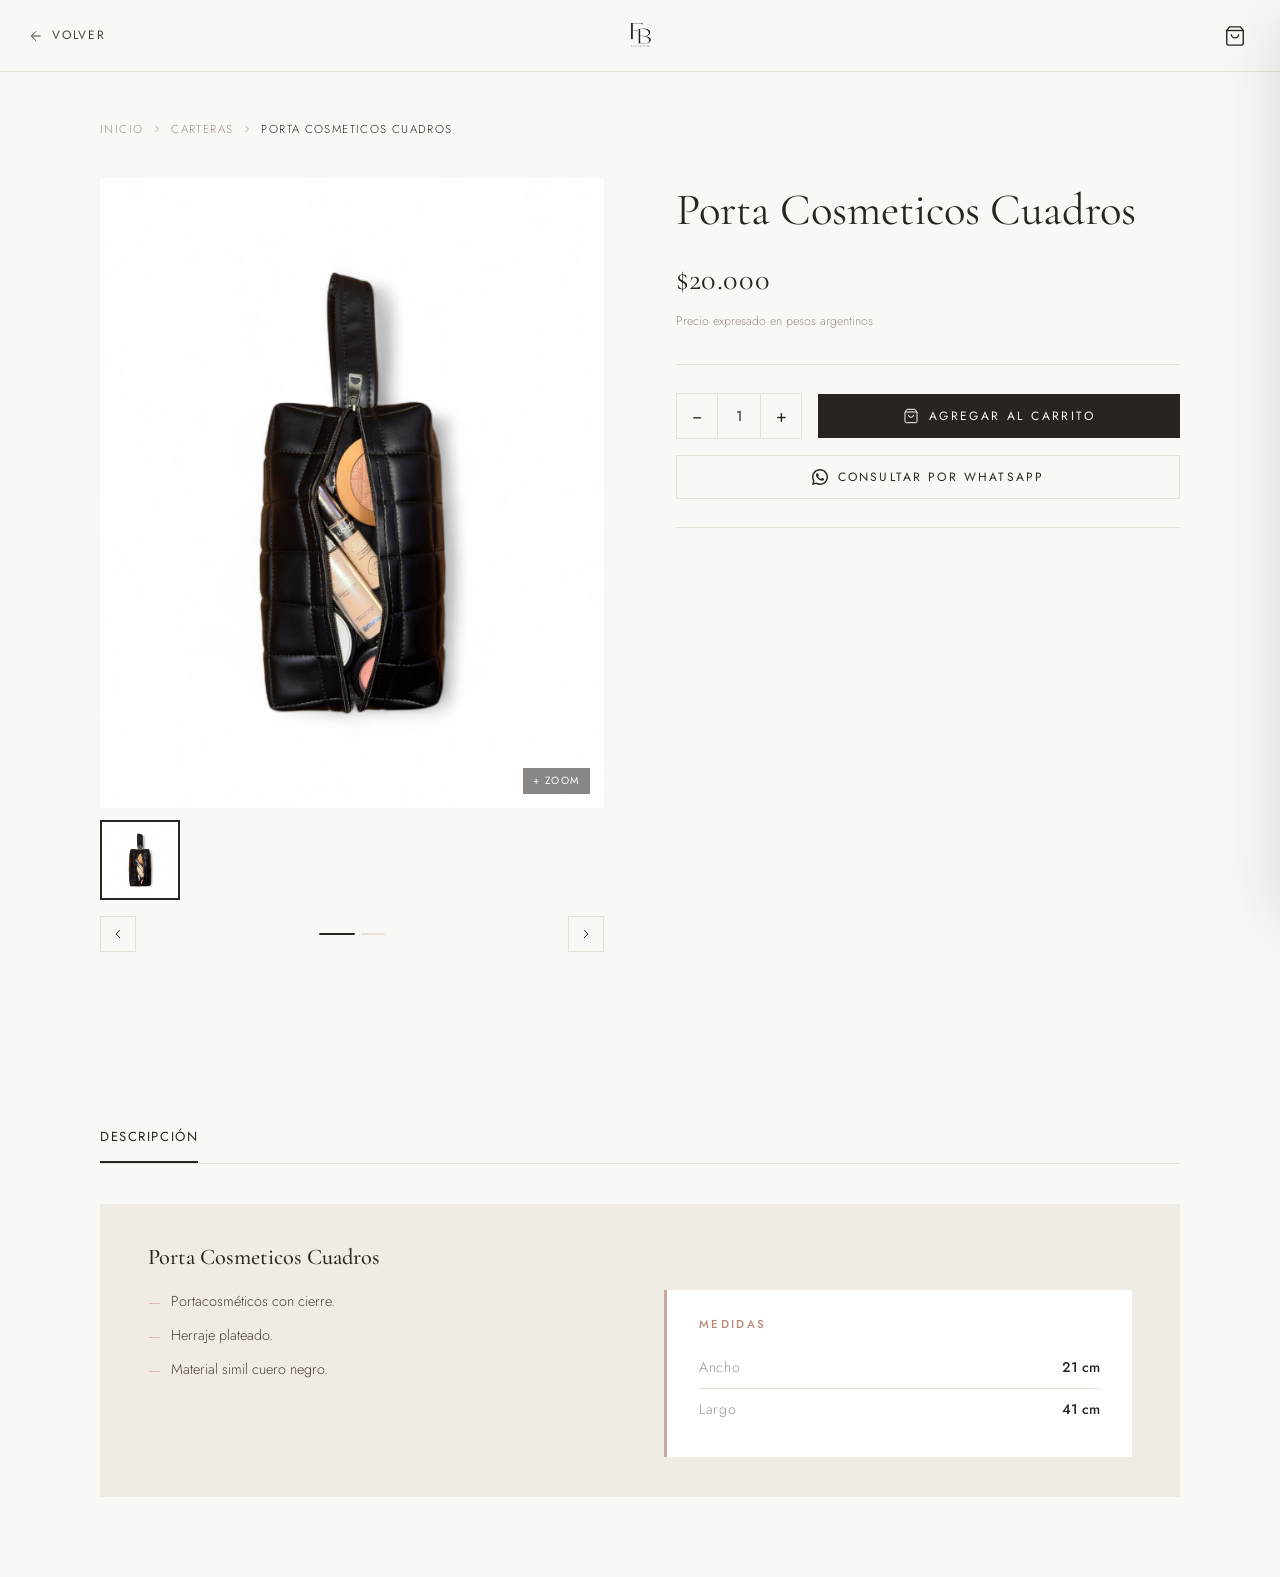
<file: productos/8.html>
<!DOCTYPE html>
<html lang="es">
<head>
  <meta charset="UTF-8" />
  <meta name="viewport" content="width=device-width, initial-scale=1.0" />

  <!-- ======================================================
       INSTRUCCIONES PARA COPIAR Y PEGAR:
       1. Cambiá Porta Cosmeticos Cuadros por el nombre real
       2. Cambiá PRECIO por el precio (número sin puntos ni $)
       3. Cambiá imagen1.jpg e imagen2.jpg por las imágenes reales
       4. Completá la descripción y medidas del producto
       5. Guardá el archivo (ej: cartera-manhatann.html)
  ====================================================== -->

  <title>Porta Cosmeticos Cuadros | FB Fernández Bellini</title>
  <meta name="description" content="Porta Cosmeticos Cuadros — FB Fernández Bellini. Carteras artesanales de diseño exclusivo." />
  <link rel="icon" type="image/png" href="../fblogo.png" />
  <link rel="preconnect" href="https://fonts.googleapis.com" />
  <link rel="preconnect" href="https://fonts.gstatic.com" crossorigin />
  <link href="https://fonts.googleapis.com/css2?family=Cormorant+Garamond:ital,wght@0,300;0,400;0,500;0,600;1,300;1,400&family=Jost:wght@300;400;500&display=swap" rel="stylesheet" />

  <style>
    :root {
      --ivory:       #faf8f5;
      --ivory-dark:  #f0ece5;
      --cream:       #e8e0d5;
      --rose:        #c9a99a;
      --rose-dark:   #b8887a;
      --charcoal:    #2a2420;
      --charcoal-md: #4a3f3a;
      --warm-gray:   #9e8e87;
      --white:       #ffffff;
      --ff-display:  'Cormorant Garamond', Georgia, serif;
      --ff-body:     'Jost', sans-serif;
      --transition:  0.35s cubic-bezier(0.4, 0, 0.2, 1);
      --shadow-sm:   0 2px 12px rgba(42,36,32,0.07);
      --shadow-md:   0 8px 32px rgba(42,36,32,0.12);
      --shadow-lg:   0 20px 60px rgba(42,36,32,0.15);
      --header-h:    72px;
    }

    *, *::before, *::after { box-sizing: border-box; margin: 0; padding: 0; }
    html { scroll-behavior: smooth; font-size: 16px; }
    body { font-family: var(--ff-body); background: var(--ivory); color: var(--charcoal); line-height: 1.6; overflow-x: hidden; }
    img { display: block; max-width: 100%; }
    a { color: inherit; text-decoration: none; }
    ul { list-style: none; }
    button { cursor: pointer; border: none; background: none; font-family: var(--ff-body); }
    h1,h2,h3,h4 { font-family: var(--ff-display); font-weight: 400; line-height: 1.15; }
    ::-webkit-scrollbar { width: 6px; }
    ::-webkit-scrollbar-track { background: var(--ivory-dark); }
    ::-webkit-scrollbar-thumb { background: var(--rose); border-radius: 3px; }

    /* ===== HEADER ===== */
    .header {
      position: fixed;
      top: 0; left: 0; right: 0;
      height: var(--header-h);
      display: flex;
      align-items: center;
      justify-content: space-between;
      padding: 0 28px;
      background: rgba(250,248,245,0.95);
      backdrop-filter: blur(12px);
      border-bottom: 1px solid var(--cream);
      z-index: 100;
      transition: box-shadow var(--transition);
    }
    .header.scrolled { box-shadow: var(--shadow-sm); }

    .header-logo img { height: 44px; width: auto; object-fit: contain; transition: opacity var(--transition); }
    .header-logo:hover img { opacity: 0.7; }

    .back-btn {
      display: flex;
      align-items: center;
      gap: 8px;
      font-size: 0.75rem;
      font-weight: 400;
      letter-spacing: 0.15em;
      text-transform: uppercase;
      color: var(--charcoal-md);
      transition: color var(--transition);
      min-width: 80px;
    }
    .back-btn:hover { color: var(--rose-dark); }
    .back-btn svg { transition: transform var(--transition); flex-shrink: 0; }
    .back-btn:hover svg { transform: translateX(-3px); }

    /* Cart button in header */
    .cart-btn {
      position: relative;
      display: flex;
      align-items: center;
      padding: 6px;
      color: var(--charcoal);
      transition: color var(--transition);
      min-width: 80px;
      justify-content: flex-end;
    }
    .cart-btn:hover { color: var(--rose-dark); }
    .cart-count {
      position: absolute;
      top: 0; right: 0;
      background: var(--rose-dark);
      color: var(--white);
      font-size: 0.65rem;
      font-weight: 500;
      width: 17px; height: 17px;
      border-radius: 50%;
      display: flex;
      align-items: center;
      justify-content: center;
      opacity: 0;
      transform: scale(0);
      transition: var(--transition);
    }
    .cart-count.visible { opacity: 1; transform: scale(1); }

    /* ===== CART DRAWER ===== */
    .cart-overlay {
      position: fixed;
      inset: 0;
      background: rgba(42,36,32,0.4);
      z-index: 149;
      opacity: 0;
      visibility: hidden;
      transition: var(--transition);
    }
    .cart-overlay.open { opacity: 1; visibility: visible; }

    .cart-drawer {
      position: fixed;
      top: 0; right: 0;
      height: 100%;
      width: min(420px, 100vw);
      background: var(--ivory);
      z-index: 150;
      display: flex;
      flex-direction: column;
      transform: translateX(100%);
      transition: transform 0.45s cubic-bezier(0.4, 0, 0.2, 1);
      box-shadow: var(--shadow-lg);
    }
    .cart-drawer.open { transform: translateX(0); }

    .cart-header {
      display: flex;
      align-items: center;
      justify-content: space-between;
      padding: 28px 32px;
      border-bottom: 1px solid var(--cream);
    }
    .cart-header h2 { font-family: var(--ff-display); font-size: 1.5rem; }
    .cart-close {
      font-size: 1.7rem;
      color: var(--charcoal-md);
      line-height: 1;
      transition: color var(--transition);
    }
    .cart-close:hover { color: var(--rose-dark); }

    .cart-items { flex: 1; overflow-y: auto; padding: 24px 32px; }
    .cart-empty {
      text-align: center;
      color: var(--warm-gray);
      padding-top: 40px;
      font-style: italic;
      font-family: var(--ff-display);
      font-size: 1.1rem;
    }

    .cart-item {
      display: grid;
      grid-template-columns: 72px 1fr auto;
      gap: 14px;
      align-items: start;
      padding: 18px 0;
      border-bottom: 1px solid var(--cream);
    }
    .cart-item img { width: 72px; height: 90px; object-fit: cover; background: var(--cream); }
    .cart-item-info { display: flex; flex-direction: column; gap: 4px; }
    .cart-item-name { font-family: var(--ff-display); font-size: 1rem; color: var(--charcoal); }
    .cart-item-price { font-size: 0.88rem; font-weight: 500; color: var(--charcoal-md); }
    .cart-item-qty { display: flex; align-items: center; gap: 10px; margin-top: 8px; }

    .qty-btn-cart {
      width: 24px; height: 24px;
      border: 1px solid var(--cream);
      background: var(--ivory);
      color: var(--charcoal);
      font-size: 0.9rem;
      display: flex;
      align-items: center;
      justify-content: center;
      transition: var(--transition);
    }
    .qty-btn-cart:hover { background: var(--charcoal); color: var(--ivory); border-color: var(--charcoal); }
    .qty-num-cart { font-size: 0.85rem; min-width: 16px; text-align: center; }

    .cart-item-remove {
      color: var(--warm-gray);
      font-size: 1.1rem;
      line-height: 1;
      transition: color var(--transition);
      padding: 4px;
    }
    .cart-item-remove:hover { color: var(--rose-dark); }

    .cart-footer { padding: 24px 32px 32px; border-top: 1px solid var(--cream); }
    .cart-totals {
      display: flex;
      justify-content: space-between;
      font-size: 0.9rem;
      color: var(--charcoal-md);
      margin-bottom: 20px;
    }
    .cart-totals span:last-child { font-weight: 500; font-size: 1rem; }

    .btn-checkout {
      display: flex;
      align-items: center;
      justify-content: center;
      gap: 10px;
      width: 100%;
      padding: 15px;
      background: #25D366;
      color: var(--white);
      font-family: var(--ff-body);
      font-size: 0.8rem;
      font-weight: 500;
      letter-spacing: 0.12em;
      text-transform: uppercase;
      border: none;
      transition: var(--transition);
    }
    .btn-checkout:hover { background: #1ebe5a; }

    /* ===== PRODUCT PAGE ===== */
    .product-page {
      padding-top: calc(var(--header-h) + 48px);
      padding-bottom: 80px;
      max-width: 1200px;
      margin: 0 auto;
      padding-left: 60px;
      padding-right: 60px;
    }

    .breadcrumb {
      display: flex;
      align-items: center;
      gap: 8px;
      font-size: 0.72rem;
      font-weight: 300;
      letter-spacing: 0.12em;
      text-transform: uppercase;
      color: var(--warm-gray);
      margin-bottom: 40px;
    }
    .breadcrumb a { transition: color var(--transition); }
    .breadcrumb a:hover { color: var(--rose-dark); }
    .breadcrumb span { color: var(--charcoal); }

    .product-layout {
      display: grid;
      grid-template-columns: 1fr 1fr;
      gap: 72px;
      align-items: start;
    }

    /* ===== GALLERY ===== */
    .gallery { position: sticky; top: calc(var(--header-h) + 24px); }

    .gallery-main {
      position: relative;
      overflow: hidden;
      background: var(--cream);
      aspect-ratio: 4/5;
      cursor: zoom-in;
    }
    .gallery-main img {
      width: 100%; height: 100%;
      object-fit: cover;
      object-position: center;
      transition: transform 0.4s ease;
      pointer-events: none;
    }
    .gallery-main.zoomed { cursor: zoom-out; }
    .gallery-main.zoomed img { transform: scale(2); }

    .zoom-hint {
      position: absolute;
      bottom: 14px; right: 14px;
      background: rgba(42,36,32,0.55);
      color: var(--white);
      font-size: 0.65rem;
      letter-spacing: 0.15em;
      text-transform: uppercase;
      padding: 5px 10px;
      pointer-events: none;
      transition: opacity var(--transition);
    }
    .gallery-main.zoomed .zoom-hint { opacity: 0; }

    .gallery-thumbs { display: flex; gap: 10px; margin-top: 12px; }
    .thumb {
      width: 80px;
      aspect-ratio: 1/1;
      overflow: hidden;
      cursor: pointer;
      border: 2px solid transparent;
      transition: border-color var(--transition);
      background: var(--cream);
      flex-shrink: 0;
    }
    .thumb.active { border-color: var(--charcoal); }
    .thumb:hover { border-color: var(--rose); }
    .thumb img { width: 100%; height: 100%; object-fit: cover; }

    .gallery-nav {
      display: flex;
      justify-content: space-between;
      align-items: center;
      margin-top: 16px;
    }
    .gallery-arrow {
      display: flex;
      align-items: center;
      justify-content: center;
      width: 36px; height: 36px;
      border: 1px solid var(--cream);
      color: var(--charcoal);
      background: var(--ivory);
      transition: var(--transition);
    }
    .gallery-arrow:hover { background: var(--charcoal); color: var(--ivory); border-color: var(--charcoal); }
    .gallery-dots { display: flex; gap: 6px; }
    .gallery-dot {
      width: 24px; height: 2px;
      background: var(--cream);
      border-radius: 1px;
      transition: var(--transition);
    }
    .gallery-dot.active { background: var(--charcoal); width: 36px; }

    /* ===== PRODUCT INFO ===== */
    .product-info { padding-top: 8px; }
    .product-tag {
      font-size: 0.7rem;
      font-weight: 300;
      letter-spacing: 0.28em;
      text-transform: uppercase;
      color: var(--rose);
      margin-bottom: 12px;
    }
    .product-name {
      font-family: var(--ff-display);
      font-size: clamp(2rem, 3.5vw, 2.8rem);
      font-weight: 400;
      color: var(--charcoal);
      margin-bottom: 20px;
      line-height: 1.1;
    }
    .product-price {
      font-size: 1.9rem;
      font-weight: 400;
      font-family: var(--ff-display);
      color: var(--charcoal);
      margin-bottom: 8px;
      letter-spacing: 0.02em;
    }
    .product-price.has-sale { color: var(--rose-dark); }
    .price-original {
      font-size: 1rem;
      font-weight: 300;
      color: var(--warm-gray);
      text-decoration: line-through;
      text-decoration-color: var(--rose);
      margin-left: 10px;
      font-family: var(--ff-body);
    }
    .price-note {
      font-size: 0.78rem;
      font-weight: 300;
      color: var(--warm-gray);
      margin-bottom: 32px;
    }
    .divider { height: 1px; background: var(--cream); margin: 28px 0; }

    /* Qty + Add to cart */
    .qty-row { display: flex; align-items: center; gap: 16px; margin-bottom: 16px; }
    .qty-control { display: flex; align-items: center; border: 1px solid var(--cream); }
    .qty-btn-product {
      width: 40px; height: 44px;
      display: flex; align-items: center; justify-content: center;
      font-size: 1.1rem;
      color: var(--charcoal);
      background: var(--ivory);
      transition: var(--transition);
    }
    .qty-btn-product:hover { background: var(--cream); }
    .qty-num-product {
      width: 44px; height: 44px;
      text-align: center;
      font-size: 0.9rem;
      font-weight: 400;
      border-left: 1px solid var(--cream);
      border-right: 1px solid var(--cream);
      display: flex; align-items: center; justify-content: center;
    }
    .btn-add-cart {
      flex: 1; height: 44px;
      background: var(--charcoal);
      color: var(--ivory);
      font-family: var(--ff-body);
      font-size: 0.75rem;
      font-weight: 400;
      letter-spacing: 0.2em;
      text-transform: uppercase;
      border: 1px solid var(--charcoal);
      transition: var(--transition);
      display: flex; align-items: center; justify-content: center; gap: 10px;
    }
    .btn-add-cart:hover { background: var(--rose-dark); border-color: var(--rose-dark); }
    .btn-add-cart.added { background: var(--rose-dark); border-color: var(--rose-dark); }

    .btn-whatsapp {
      display: flex; align-items: center; justify-content: center; gap: 10px;
      width: 100%; height: 44px;
      background: transparent;
      color: var(--charcoal);
      font-family: var(--ff-body);
      font-size: 0.75rem;
      font-weight: 400;
      letter-spacing: 0.18em;
      text-transform: uppercase;
      border: 1px solid var(--cream);
      transition: var(--transition);
    }
    .btn-whatsapp:hover { border-color: #25D366; color: #25D366; }

    .product-meta { display: flex; flex-direction: column; gap: 10px; margin-top: 28px; }
    .meta-item {
      display: flex; align-items: center; gap: 10px;
      font-size: 0.8rem; font-weight: 300;
      color: var(--warm-gray); letter-spacing: 0.05em;
    }
    .meta-item svg { color: var(--rose); flex-shrink: 0; }

    /* ===== DESCRIPTION ===== */
    .description-section {
      margin-top: 80px;
      max-width: 1200px;
      margin-left: auto;
      margin-right: auto;
      padding: 0 60px 80px;
    }
    .desc-tabs {
      display: flex;
      border-bottom: 1px solid var(--cream);
      margin-bottom: 40px;
    }
    .desc-tab {
      font-family: var(--ff-body);
      font-size: 0.82rem;
      font-weight: 400;
      letter-spacing: 0.12em;
      text-transform: uppercase;
      color: var(--warm-gray);
      padding: 14px 0;
      margin-right: 40px;
      border-bottom: 2px solid transparent;
      transition: color var(--transition), border-color var(--transition);
    }
    .desc-tab.active { color: var(--charcoal); border-bottom-color: var(--charcoal); }
    .desc-body { background: var(--ivory-dark); padding: 40px 48px; }
    .desc-title {
      font-family: var(--ff-display);
      font-size: 1.4rem;
      font-weight: 500;
      color: var(--charcoal);
      margin-bottom: 20px;
    }
    .desc-grid { display: grid; grid-template-columns: 1fr 1fr; gap: 48px; align-items: start; }
    .desc-features { display: flex; flex-direction: column; gap: 10px; }
    .desc-feature {
      display: flex; align-items: flex-start; gap: 10px;
      font-size: 0.9rem; font-weight: 300;
      color: var(--charcoal-md); line-height: 1.6;
    }
    .desc-feature::before { content: '—'; color: var(--rose); flex-shrink: 0; margin-top: 1px; }
    .desc-measures {
      background: var(--white);
      padding: 28px 32px;
      border-left: 3px solid var(--rose);
    }
    .desc-measures h4 {
      font-family: var(--ff-body);
      font-size: 0.72rem; font-weight: 500;
      letter-spacing: 0.2em; text-transform: uppercase;
      color: var(--rose-dark); margin-bottom: 16px;
    }
    .measure-row {
      display: flex; justify-content: space-between; align-items: center;
      padding: 9px 0; border-bottom: 1px solid var(--cream); font-size: 0.88rem;
    }
    .measure-row:last-child { border-bottom: none; }
    .measure-label { font-weight: 300; color: var(--warm-gray); letter-spacing: 0.05em; }
    .measure-value { font-weight: 500; color: var(--charcoal); }

    /* ===== TOAST ===== */
    .toast {
      position: fixed; bottom: 32px; left: 50%;
      transform: translateX(-50%) translateY(80px);
      background: var(--charcoal); color: var(--ivory);
      padding: 13px 28px; font-size: 0.82rem; font-weight: 300;
      letter-spacing: 0.08em; z-index: 999;
      transition: transform 0.4s cubic-bezier(0.4,0,0.2,1), opacity 0.4s;
      opacity: 0; pointer-events: none; white-space: nowrap;
    }
    .toast.show { transform: translateX(-50%) translateY(0); opacity: 1; }

    /* ===== RESPONSIVE ===== */
    @media (max-width: 1024px) {
      .product-page { padding-left: 40px; padding-right: 40px; }
      .description-section { padding-left: 40px; padding-right: 40px; }
      .product-layout { gap: 48px; }
    }
    @media (max-width: 768px) {
      :root { --header-h: 60px; }
      .product-page { padding-left: 20px; padding-right: 20px; padding-top: calc(var(--header-h) + 32px); }
      .description-section { padding-left: 20px; padding-right: 20px; margin-top: 48px; }
      .product-layout { grid-template-columns: 1fr; gap: 32px; }
      .gallery { position: static; }
      .desc-grid { grid-template-columns: 1fr; gap: 28px; }
      .desc-body { padding: 28px 24px; }
    }
    @media (max-width: 480px) {
      .header { padding: 0 20px; }
      .header-logo img { height: 36px; }
      .cart-drawer { width: 100vw; }
      .qty-row { flex-direction: column; align-items: stretch; }
      .qty-control { justify-content: center; }
      .btn-add-cart { justify-content: center; }
    }
  </style>
</head>
<body>

  <!-- ===== CART DRAWER (idéntico al del sitio principal) ===== -->
  <aside class="cart-drawer" id="cartDrawer" role="complementary" aria-label="Carrito de compras">
    <div class="cart-header">
      <h2>Tu Carrito</h2>
      <button class="cart-close" id="cartClose" aria-label="Cerrar carrito">&times;</button>
    </div>
    <div class="cart-items" id="cartItems">
      <p class="cart-empty">Tu carrito está vacío</p>
    </div>
    <div class="cart-footer">
      <div class="cart-totals">
        <span>Subtotal</span>
        <span id="cartSubtotal">$0</span>
      </div>
      <button class="btn-checkout" id="checkoutBtn" aria-label="Finalizar compra vía WhatsApp">
        <svg width="18" height="18" viewBox="0 0 24 24" fill="currentColor">
          <path d="M17.472 14.382c-.297-.149-1.758-.867-2.03-.967-.273-.099-.471-.148-.67.15-.197.297-.767.966-.94 1.164-.173.199-.347.223-.644.075-.297-.15-1.255-.463-2.39-1.475-.883-.788-1.48-1.761-1.653-2.059-.173-.297-.018-.458.13-.606.134-.133.298-.347.446-.52.149-.174.198-.298.298-.497.099-.198.05-.371-.025-.52-.075-.149-.669-1.612-.916-2.207-.242-.579-.487-.5-.669-.51-.173-.008-.371-.01-.57-.01-.198 0-.52.074-.792.372-.272.297-1.04 1.016-1.04 2.479 0 1.462 1.065 2.875 1.213 3.074.149.198 2.096 3.2 5.077 4.487.709.306 1.262.489 1.694.625.712.227 1.36.195 1.871.118.571-.085 1.758-.719 2.006-1.413.248-.694.248-1.289.173-1.413-.074-.124-.272-.198-.57-.347z"/>
          <path d="M12.002 0C5.373 0 0 5.373 0 12.001c0 2.118.554 4.103 1.522 5.831L.053 23.961l6.266-1.442A11.937 11.937 0 0012.002 24C18.63 24 24 18.627 24 12.001 24 5.373 18.63 0 12.002 0zm0 21.818a9.807 9.807 0 01-5.032-1.382l-.361-.214-3.72.856.894-3.614-.236-.371A9.804 9.804 0 012.181 12c0-5.418 4.403-9.818 9.82-9.818 5.419 0 9.82 4.4 9.82 9.818 0 5.419-4.401 9.818-9.819 9.818z"/>
        </svg>
        Finalizar por WhatsApp
      </button>
    </div>
  </aside>
  <div class="cart-overlay" id="cartOverlay"></div>

  <!-- ===== HEADER ===== -->
  <header class="header" id="header">
    <a href="../index.html" class="back-btn" aria-label="Volver al inicio">
      <svg width="16" height="16" viewBox="0 0 24 24" fill="none" stroke="currentColor" stroke-width="1.5">
        <path d="M19 12H5M12 5l-7 7 7 7"/>
      </svg>
      Volver
    </a>
    <a href="../index.html" class="header-logo" aria-label="FB Fernández Bellini">
      <img src="../fblogo.png" alt="FB Fernández Bellini" />
    </a>
    <!-- Ícono carrito igual al del sitio principal -->
    <button class="cart-btn" id="cartBtn" aria-label="Ver carrito de compras">
      <svg width="22" height="22" viewBox="0 0 24 24" fill="none" stroke="currentColor" stroke-width="1.5">
        <path d="M6 2L3 6v14a2 2 0 002 2h14a2 2 0 002-2V6l-3-4z"/>
        <line x1="3" y1="6" x2="21" y2="6"/>
        <path d="M16 10a4 4 0 01-8 0"/>
      </svg>
      <span class="cart-count" id="cartCount" aria-live="polite">0</span>
    </button>
  </header>

  <!-- ===== MAIN ===== -->
  <main>
    <div class="product-page">

      <!-- Breadcrumb -->
      <nav class="breadcrumb" aria-label="Navegación">
        <a href="../index.html">Inicio</a>
        <svg width="12" height="12" viewBox="0 0 24 24" fill="none" stroke="currentColor" stroke-width="1.5"><path d="M9 18l6-6-6-6"/></svg>
        <a href="index.html#carteras">Carteras</a>
        <svg width="12" height="12" viewBox="0 0 24 24" fill="none" stroke="currentColor" stroke-width="1.5"><path d="M9 18l6-6-6-6"/></svg>
        <!-- ▼ Cambiá Porta Cosmeticos Cuadros ▼ -->
        <span>Porta Cosmeticos Cuadros</span>
      </nav>

      <div class="product-layout">

        <!-- ===== GALERÍA ===== -->
        <div class="gallery">
          <div class="gallery-main" id="galleryMain" title="Click para hacer zoom">
            <!-- ▼ Cambiá imagen1.jpg ▼ -->
            <img src="../portacos.png" alt="Porta Cosmeticos Cuadros" id="mainImg" />
            <span class="zoom-hint">+ Zoom</span>
          </div>
          <div class="gallery-thumbs">
            <!-- ▼ Cambiá imagen1.jpg e imagen2.jpg ▼ -->
            <div class="thumb active" data-idx="0">
              <img src="../portacos.png" alt="Porta Cosmeticos Cuadros vista 1" />
            </div>
            
          </div>
          <div class="gallery-nav">
            <button class="gallery-arrow" id="prevImg" aria-label="Imagen anterior">
              <svg width="16" height="16" viewBox="0 0 24 24" fill="none" stroke="currentColor" stroke-width="1.5"><path d="M15 18l-6-6 6-6"/></svg>
            </button>
            <div class="gallery-dots">
              <div class="gallery-dot active"></div>
              <div class="gallery-dot"></div>
            </div>
            <button class="gallery-arrow" id="nextImg" aria-label="Imagen siguiente">
              <svg width="16" height="16" viewBox="0 0 24 24" fill="none" stroke="currentColor" stroke-width="1.5"><path d="M9 18l6-6-6-6"/></svg>
            </button>
          </div>
        </div>

        <!-- ===== INFO ===== -->
        <div class="product-info">
        
          <!-- ▼ Cambiá Porta Cosmeticos Cuadros ▼ -->
          <h1 class="product-name">Porta Cosmeticos Cuadros</h1>

          <!-- ▼ Cambiá $PRECIO. Para oferta: agregá <span class="price-original">$PRECIO_ORIGINAL</span> ▼ -->
          <p class="product-price">$20.000</p> 
          <p class="price-note">Precio expresado en pesos argentinos</p>

          <div class="divider"></div>

          <div class="qty-row">
            <div class="qty-control">
              <button class="qty-btn-product" id="qtyMinus" aria-label="Reducir">−</button>
              <span class="qty-num-product" id="qtyNum">1</span>
              <button class="qty-btn-product" id="qtyPlus" aria-label="Aumentar">+</button>
            </div>
            <button class="btn-add-cart" id="addToCartBtn" aria-label="Agregar al carrito">
              <svg width="16" height="16" viewBox="0 0 24 24" fill="none" stroke="currentColor" stroke-width="1.5">
                <path d="M6 2L3 6v14a2 2 0 002 2h14a2 2 0 002-2V6l-3-4z"/>
                <line x1="3" y1="6" x2="21" y2="6"/>
                <path d="M16 10a4 4 0 01-8 0"/>
              </svg>
              Agregar al carrito
            </button>
          </div>

          <button class="btn-whatsapp" id="whatsappBtn">
            <svg width="16" height="16" viewBox="0 0 24 24" fill="currentColor">
              <path d="M17.472 14.382c-.297-.149-1.758-.867-2.03-.967-.273-.099-.471-.148-.67.15-.197.297-.767.966-.94 1.164-.173.199-.347.223-.644.075-.297-.15-1.255-.463-2.39-1.475-.883-.788-1.48-1.761-1.653-2.059-.173-.297-.018-.458.13-.606.134-.133.298-.347.446-.52.149-.174.198-.298.298-.497.099-.198.05-.371-.025-.52-.075-.149-.669-1.612-.916-2.207-.242-.579-.487-.5-.669-.51-.173-.008-.371-.01-.57-.01-.198 0-.52.074-.792.372-.272.297-1.04 1.016-1.04 2.479 0 1.462 1.065 2.875 1.213 3.074.149.198 2.096 3.2 5.077 4.487.709.306 1.262.489 1.694.625.712.227 1.36.195 1.871.118.571-.085 1.758-.719 2.006-1.413.248-.694.248-1.289.173-1.413-.074-.124-.272-.198-.57-.347z"/>
              <path d="M12.002 0C5.373 0 0 5.373 0 12.001c0 2.118.554 4.103 1.522 5.831L.053 23.961l6.266-1.442A11.937 11.937 0 0012.002 24C18.63 24 24 18.627 24 12.001 24 5.373 18.63 0 12.002 0zm0 21.818a9.807 9.807 0 01-5.032-1.382l-.361-.214-3.72.856.894-3.614-.236-.371A9.804 9.804 0 012.181 12c0-5.418 4.403-9.818 9.82-9.818 5.419 0 9.82 4.4 9.82 9.818 0 5.419-4.401 9.818-9.819 9.818z"/>
            </svg>
            Consultar por WhatsApp
          </button>

          <div class="divider"></div>

          <div class="product-meta">
           
          </div>
        </div>

      </div>
    </div>

    <!-- ===== DESCRIPCIÓN ===== -->
    <div class="description-section">
      <div class="desc-tabs">
        <div class="desc-tab active">Descripción</div>
      </div>
      <div class="desc-body">
        <!-- ▼ Cambiá Porta Cosmeticos Cuadros ▼ -->
        <h3 class="desc-title">Porta Cosmeticos Cuadros</h3>
        <div class="desc-grid">
          <div class="desc-features">
            <!-- ▼ Editá las características del producto ▼ -->
            <div class="desc-feature">Portacosméticos con cierre.</div>
            <div class="desc-feature">Herraje plateado.</div>
            <div class="desc-feature">Material simil cuero negro.</div>
           
          </div>
          <div>
            <div class="desc-measures">
              <h4>Medidas</h4>
              <!-- ▼ Editá las medidas ▼ -->
              <div class="measure-row">
                <span class="measure-label">Ancho</span>
                <span class="measure-value">21 cm</span>
              </div>
              <div class="measure-row">
                <span class="measure-label">Largo</span>
                <span class="measure-value">41 cm</span>
              </div>
           
            </div>
          </div>
        </div>
      </div>
    </div>
  </main>

  <div class="toast" id="toast"></div>

  <script>
    'use strict';

    // ============================================================
    //  ▼▼▼ SOLO CAMBIÁ ESTA SECCIÓN PARA CADA PRODUCTO ▼▼▼
    // ============================================================
    const PRODUCT = {
        id:    8, 
      name:  'Porta Cosmeticos Cuadros',   // ← nombre del producto
      price: 20000,               // ← precio (número, sin puntos ni $)
      image: '../portacos.png'        // ← imagen principal (para el carrito)
    };
    // Imágenes del carrusel (podés tener 2, 3 o más)
    const GALLERY_IMAGES = ['../portacos.png', '../clio.jpg']; // ← cambiá
    // ============================================================

    /* =================== GALERÍA =================== */
    let currentImg = 0;
    const mainImg     = document.getElementById('mainImg');
    const galleryMain = document.getElementById('galleryMain');
    const thumbEls    = document.querySelectorAll('.thumb');
    const dotEls      = document.querySelectorAll('.gallery-dot');

    function goToImg(idx) {
      currentImg = (idx + GALLERY_IMAGES.length) % GALLERY_IMAGES.length;
      mainImg.src = GALLERY_IMAGES[currentImg];
      thumbEls.forEach((t, i) => t.classList.toggle('active', i === currentImg));
      dotEls.forEach((d, i)   => d.classList.toggle('active', i === currentImg));
      galleryMain.classList.remove('zoomed');
    }

    document.getElementById('prevImg').addEventListener('click', () => goToImg(currentImg - 1));
    document.getElementById('nextImg').addEventListener('click', () => goToImg(currentImg + 1));
    thumbEls.forEach((th, i) => th.addEventListener('click', () => goToImg(i)));

    // Zoom con seguimiento del cursor
    galleryMain.addEventListener('click', (e) => {
      if (galleryMain.classList.contains('zoomed')) {
        galleryMain.classList.remove('zoomed');
        mainImg.style.transformOrigin = 'center center';
      } else {
        const rect = galleryMain.getBoundingClientRect();
        const xPct = ((e.clientX - rect.left) / rect.width)  * 100;
        const yPct = ((e.clientY - rect.top)  / rect.height) * 100;
        mainImg.style.transformOrigin = `${xPct}% ${yPct}%`;
        galleryMain.classList.add('zoomed');
      }
    });

    /* =================== CANTIDAD =================== */
    let qty = 1;
    const qtyNumEl = document.getElementById('qtyNum');
    document.getElementById('qtyMinus').addEventListener('click', () => {
      if (qty > 1) { qty--; qtyNumEl.textContent = qty; }
    });
    document.getElementById('qtyPlus').addEventListener('click', () => {
      qty++; qtyNumEl.textContent = qty;
    });

    /* =================== CARRITO (comparte localStorage con index.html) =================== */
    const formatPrice = (n) => '$' + n.toLocaleString('es-AR', { minimumFractionDigits: 0 });

    function loadCart() {
      return JSON.parse(localStorage.getItem('fbfb_cart') || '[]');
    }
    function saveCart(cart) {
      localStorage.setItem('fbfb_cart', JSON.stringify(cart));
    }
    function getCartTotal(cart) {
      return cart.reduce((s, i) => s + i.qty, 0);
    }
    function getCartSubtotal(cart) {
      return cart.reduce((s, i) => s + i.price * i.qty, 0);
    }

    function updateCartCount() {
      const total = getCartTotal(loadCart());
      const countEl = document.getElementById('cartCount');
      countEl.textContent = total;
      countEl.classList.toggle('visible', total > 0);
    }

    function renderCart() {
      const cart = loadCart();
      const cartItemsEl  = document.getElementById('cartItems');
      const subtotalEl   = document.getElementById('cartSubtotal');

      if (cart.length === 0) {
        cartItemsEl.innerHTML = '<p class="cart-empty">Tu carrito está vacío</p>';
        subtotalEl.textContent = '$0';
        return;
      }

      subtotalEl.textContent = formatPrice(getCartSubtotal(cart));
      cartItemsEl.innerHTML = '';

      cart.forEach(item => {
        const el = document.createElement('div');
        el.className = 'cart-item';
        el.innerHTML = `
         <img src="../${item.image.replace(/^(\.\.\/)+/, '')}" alt="${item.alt || item.name}" loading="lazy" />
          <div class="cart-item-info">
            <p class="cart-item-name">${item.name}</p>
            <p class="cart-item-price">${formatPrice(item.price)}</p>
            <div class="cart-item-qty">
              <button class="qty-btn-cart" data-key="${item.key}" data-delta="-1" aria-label="Reducir">−</button>
              <span class="qty-num-cart">${item.qty}</span>
              <button class="qty-btn-cart" data-key="${item.key}" data-delta="1" aria-label="Aumentar">+</button>
            </div>
          </div>
          <button class="cart-item-remove" data-key="${item.key}" aria-label="Eliminar">×</button>
        `;
        cartItemsEl.appendChild(el);
      });

      cartItemsEl.querySelectorAll('.qty-btn-cart').forEach(btn => {
        btn.addEventListener('click', () => {
          const cart = loadCart();
          const item = cart.find(i => i.key === btn.dataset.key);
          if (item) {
            item.qty = Math.max(1, item.qty + parseInt(btn.dataset.delta));
            saveCart(cart);
            renderCart();
            updateCartCount();
          }
        });
      });
      cartItemsEl.querySelectorAll('.cart-item-remove').forEach(btn => {
        btn.addEventListener('click', () => {
          const cart = loadCart().filter(i => i.key !== btn.dataset.key);
          saveCart(cart);
          renderCart();
          updateCartCount();
        });
      });
    }

    function openCart() {
      document.getElementById('cartDrawer').classList.add('open');
      document.getElementById('cartOverlay').classList.add('open');
      document.body.style.overflow = 'hidden';
    }
    function closeCart() {
      document.getElementById('cartDrawer').classList.remove('open');
      document.getElementById('cartOverlay').classList.remove('open');
      document.body.style.overflow = '';
    }

    // Botón carrito en header
    document.getElementById('cartBtn').addEventListener('click', openCart);
    document.getElementById('cartClose').addEventListener('click', closeCart);
    document.getElementById('cartOverlay').addEventListener('click', closeCart);

    // Agregar al carrito desde esta página
    document.getElementById('addToCartBtn').addEventListener('click', (e) => {
      const btn = e.currentTarget;
      const cart = loadCart();
    const key = `${PRODUCT.id}`;
      const existing = cart.find(i => i.key === key);
      if (existing) {
        existing.qty += qty;
      } else {
        cart.push({ key, id: key, name: PRODUCT.name, price: PRODUCT.price, image: PRODUCT.image, alt: PRODUCT.name, qty });
      }
      saveCart(cart);
      renderCart();
      updateCartCount();
      openCart();
      showToast(`"${PRODUCT.name}" agregada al carrito`);

      btn.textContent = '✓ Agregado';
      btn.classList.add('added');
      setTimeout(() => {
        btn.innerHTML = `<svg width="16" height="16" viewBox="0 0 24 24" fill="none" stroke="currentColor" stroke-width="1.5"><path d="M6 2L3 6v14a2 2 0 002 2h14a2 2 0 002-2V6l-3-4z"/><line x1="3" y1="6" x2="21" y2="6"/><path d="M16 10a4 4 0 01-8 0"/></svg> Agregar al carrito`;
        btn.classList.remove('added');
      }, 2000);
    });

    // Checkout WhatsApp
    document.getElementById('checkoutBtn').addEventListener('click', () => {
      const cart = loadCart();
      if (cart.length === 0) { showToast('Tu carrito está vacío'); return; }
      const lines = cart.map(i => `• ${i.name} x${i.qty} — ${formatPrice(i.price * i.qty)}`);
      const total = getCartSubtotal(cart);
      const msg = encodeURIComponent([
        '¡Hola! Me gustaría hacer el siguiente pedido:', '',
        ...lines, '',
        `*Total: ${formatPrice(total)}*`, '',
        '¿Pueden confirmarme disponibilidad y formas de pago? ¡Gracias! 😊'
      ].join('\n'));
      window.open(`https://wa.me/5491144036133?text=${msg}`, '_blank', 'noopener,noreferrer');
    });

    // Botón WhatsApp consulta directa
    document.getElementById('whatsappBtn').addEventListener('click', () => {
      const msg = encodeURIComponent(
        `¡Hola! Quisiera consultar por la *${PRODUCT.name}* (${formatPrice(PRODUCT.price)}).\n¿Tienen disponibilidad? ¡Gracias! 😊`
      );
      window.open(`https://wa.me/5491144036133?text=${msg}`, '_blank', 'noopener,noreferrer');
    });

    // Escape cierra carrito
    document.addEventListener('keydown', (e) => {
      if (e.key === 'Escape') closeCart();
    });

    /* =================== TOAST =================== */
    let toastTimer;
    function showToast(msg) {
      const toast = document.getElementById('toast');
      toast.textContent = msg;
      toast.classList.add('show');
      clearTimeout(toastTimer);
      toastTimer = setTimeout(() => toast.classList.remove('show'), 3000);
    }

    /* =================== HEADER SCROLL =================== */
    window.addEventListener('scroll', () => {
      document.getElementById('header').classList.toggle('scrolled', window.scrollY > 20);
    }, { passive: true });

    /* =================== INIT =================== */
    renderCart();
    updateCartCount();
  </script>
</body>
</html>
</file>
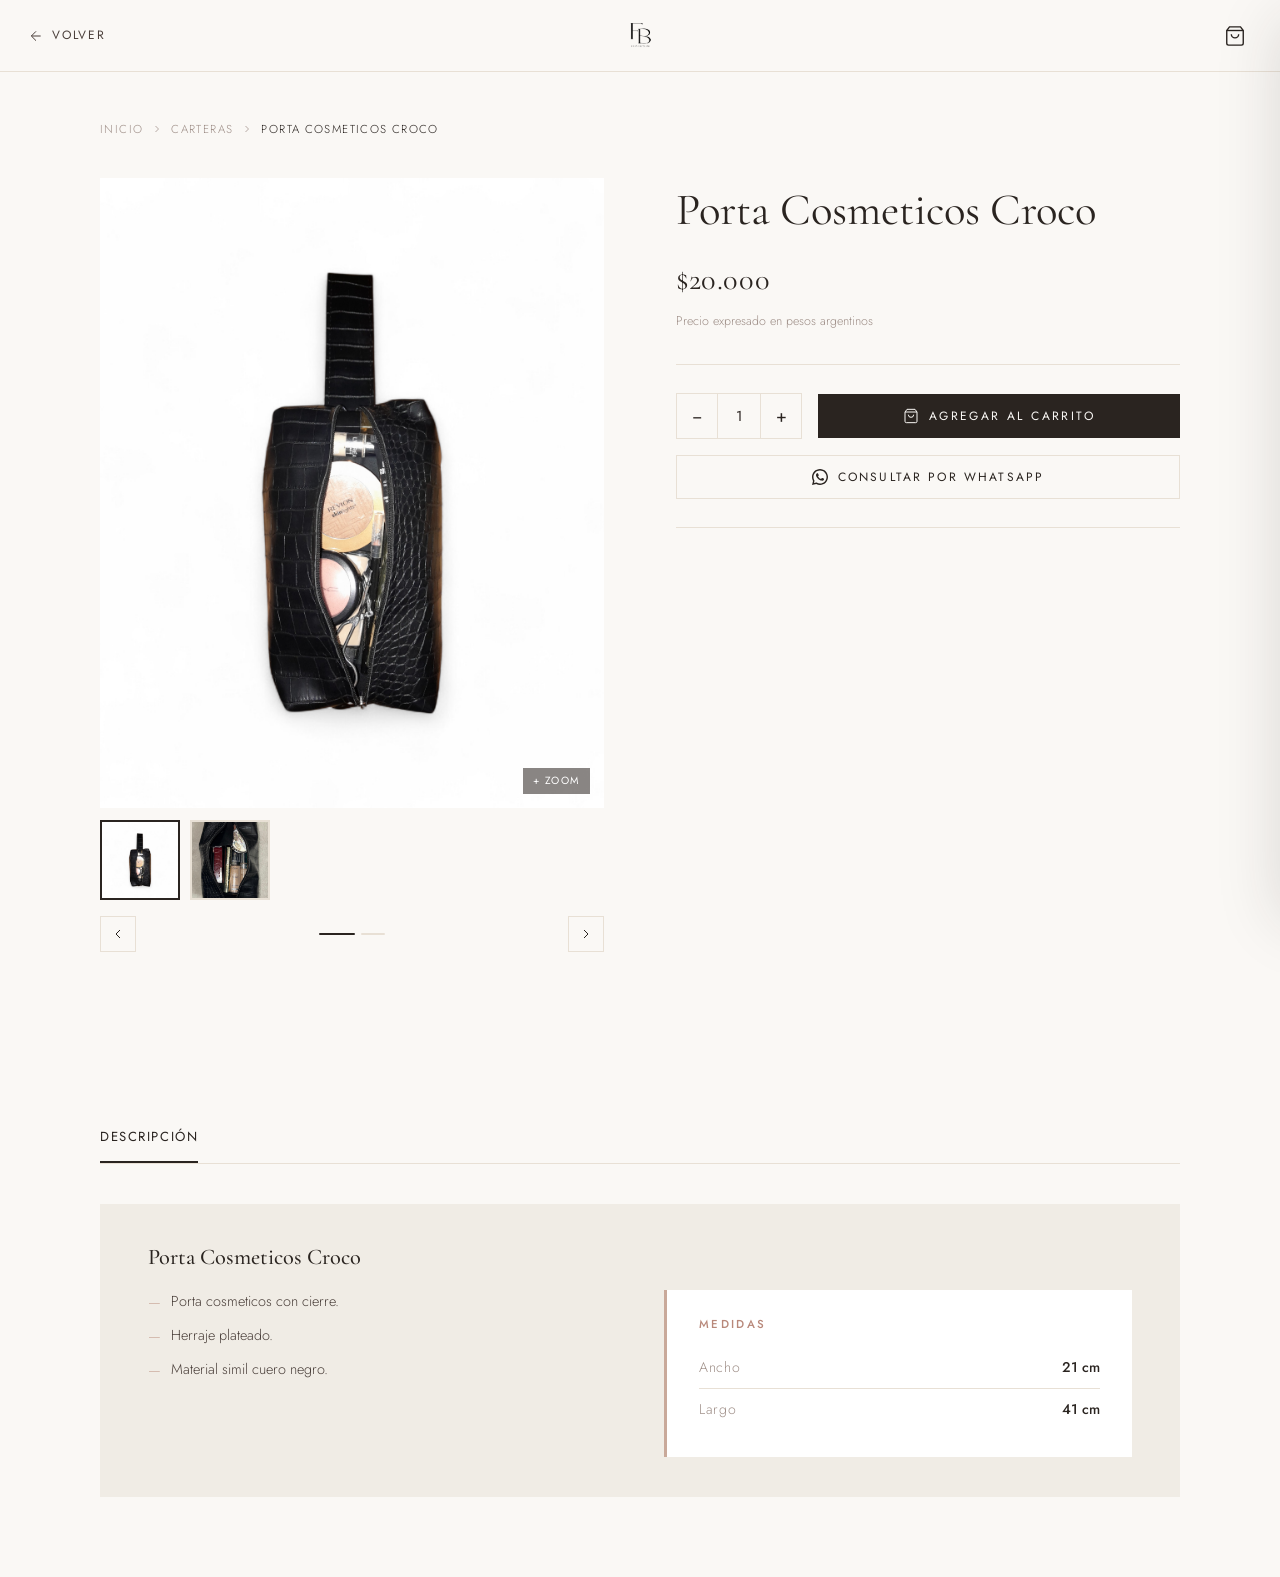
<file: productos/9.html>
<!DOCTYPE html>
<html lang="es">
<head>
  <meta charset="UTF-8" />
  <meta name="viewport" content="width=device-width, initial-scale=1.0" />

  <!-- ======================================================
       INSTRUCCIONES PARA COPIAR Y PEGAR:
       1. Cambiá Porta Cosmeticos Croco por el nombre real
       2. Cambiá PRECIO por el precio (número sin puntos ni $)
       3. Cambiá imagen1.jpg e imagen2.jpg por las imágenes reales
       4. Completá la descripción y medidas del producto
       5. Guardá el archivo (ej: cartera-manhatann.html)
  ====================================================== -->

  <title>Porta Cosmeticos Croco | FB Fernández Bellini</title>
  <meta name="description" content="Porta Cosmeticos Croco — FB Fernández Bellini. Carteras artesanales de diseño exclusivo." />
  <link rel="icon" type="image/png" href="../fblogo.png" />
  <link rel="preconnect" href="https://fonts.googleapis.com" />
  <link rel="preconnect" href="https://fonts.gstatic.com" crossorigin />
  <link href="https://fonts.googleapis.com/css2?family=Cormorant+Garamond:ital,wght@0,300;0,400;0,500;0,600;1,300;1,400&family=Jost:wght@300;400;500&display=swap" rel="stylesheet" />

  <style>
    :root {
      --ivory:       #faf8f5;
      --ivory-dark:  #f0ece5;
      --cream:       #e8e0d5;
      --rose:        #c9a99a;
      --rose-dark:   #b8887a;
      --charcoal:    #2a2420;
      --charcoal-md: #4a3f3a;
      --warm-gray:   #9e8e87;
      --white:       #ffffff;
      --ff-display:  'Cormorant Garamond', Georgia, serif;
      --ff-body:     'Jost', sans-serif;
      --transition:  0.35s cubic-bezier(0.4, 0, 0.2, 1);
      --shadow-sm:   0 2px 12px rgba(42,36,32,0.07);
      --shadow-md:   0 8px 32px rgba(42,36,32,0.12);
      --shadow-lg:   0 20px 60px rgba(42,36,32,0.15);
      --header-h:    72px;
    }

    *, *::before, *::after { box-sizing: border-box; margin: 0; padding: 0; }
    html { scroll-behavior: smooth; font-size: 16px; }
    body { font-family: var(--ff-body); background: var(--ivory); color: var(--charcoal); line-height: 1.6; overflow-x: hidden; }
    img { display: block; max-width: 100%; }
    a { color: inherit; text-decoration: none; }
    ul { list-style: none; }
    button { cursor: pointer; border: none; background: none; font-family: var(--ff-body); }
    h1,h2,h3,h4 { font-family: var(--ff-display); font-weight: 400; line-height: 1.15; }
    ::-webkit-scrollbar { width: 6px; }
    ::-webkit-scrollbar-track { background: var(--ivory-dark); }
    ::-webkit-scrollbar-thumb { background: var(--rose); border-radius: 3px; }

    /* ===== HEADER ===== */
    .header {
      position: fixed;
      top: 0; left: 0; right: 0;
      height: var(--header-h);
      display: flex;
      align-items: center;
      justify-content: space-between;
      padding: 0 28px;
      background: rgba(250,248,245,0.95);
      backdrop-filter: blur(12px);
      border-bottom: 1px solid var(--cream);
      z-index: 100;
      transition: box-shadow var(--transition);
    }
    .header.scrolled { box-shadow: var(--shadow-sm); }

    .header-logo img { height: 44px; width: auto; object-fit: contain; transition: opacity var(--transition); }
    .header-logo:hover img { opacity: 0.7; }

    .back-btn {
      display: flex;
      align-items: center;
      gap: 8px;
      font-size: 0.75rem;
      font-weight: 400;
      letter-spacing: 0.15em;
      text-transform: uppercase;
      color: var(--charcoal-md);
      transition: color var(--transition);
      min-width: 80px;
    }
    .back-btn:hover { color: var(--rose-dark); }
    .back-btn svg { transition: transform var(--transition); flex-shrink: 0; }
    .back-btn:hover svg { transform: translateX(-3px); }

    /* Cart button in header */
    .cart-btn {
      position: relative;
      display: flex;
      align-items: center;
      padding: 6px;
      color: var(--charcoal);
      transition: color var(--transition);
      min-width: 80px;
      justify-content: flex-end;
    }
    .cart-btn:hover { color: var(--rose-dark); }
    .cart-count {
      position: absolute;
      top: 0; right: 0;
      background: var(--rose-dark);
      color: var(--white);
      font-size: 0.65rem;
      font-weight: 500;
      width: 17px; height: 17px;
      border-radius: 50%;
      display: flex;
      align-items: center;
      justify-content: center;
      opacity: 0;
      transform: scale(0);
      transition: var(--transition);
    }
    .cart-count.visible { opacity: 1; transform: scale(1); }

    /* ===== CART DRAWER ===== */
    .cart-overlay {
      position: fixed;
      inset: 0;
      background: rgba(42,36,32,0.4);
      z-index: 149;
      opacity: 0;
      visibility: hidden;
      transition: var(--transition);
    }
    .cart-overlay.open { opacity: 1; visibility: visible; }

    .cart-drawer {
      position: fixed;
      top: 0; right: 0;
      height: 100%;
      width: min(420px, 100vw);
      background: var(--ivory);
      z-index: 150;
      display: flex;
      flex-direction: column;
      transform: translateX(100%);
      transition: transform 0.45s cubic-bezier(0.4, 0, 0.2, 1);
      box-shadow: var(--shadow-lg);
    }
    .cart-drawer.open { transform: translateX(0); }

    .cart-header {
      display: flex;
      align-items: center;
      justify-content: space-between;
      padding: 28px 32px;
      border-bottom: 1px solid var(--cream);
    }
    .cart-header h2 { font-family: var(--ff-display); font-size: 1.5rem; }
    .cart-close {
      font-size: 1.7rem;
      color: var(--charcoal-md);
      line-height: 1;
      transition: color var(--transition);
    }
    .cart-close:hover { color: var(--rose-dark); }

    .cart-items { flex: 1; overflow-y: auto; padding: 24px 32px; }
    .cart-empty {
      text-align: center;
      color: var(--warm-gray);
      padding-top: 40px;
      font-style: italic;
      font-family: var(--ff-display);
      font-size: 1.1rem;
    }

    .cart-item {
      display: grid;
      grid-template-columns: 72px 1fr auto;
      gap: 14px;
      align-items: start;
      padding: 18px 0;
      border-bottom: 1px solid var(--cream);
    }
    .cart-item img { width: 72px; height: 90px; object-fit: cover; background: var(--cream); }
    .cart-item-info { display: flex; flex-direction: column; gap: 4px; }
    .cart-item-name { font-family: var(--ff-display); font-size: 1rem; color: var(--charcoal); }
    .cart-item-price { font-size: 0.88rem; font-weight: 500; color: var(--charcoal-md); }
    .cart-item-qty { display: flex; align-items: center; gap: 10px; margin-top: 8px; }

    .qty-btn-cart {
      width: 24px; height: 24px;
      border: 1px solid var(--cream);
      background: var(--ivory);
      color: var(--charcoal);
      font-size: 0.9rem;
      display: flex;
      align-items: center;
      justify-content: center;
      transition: var(--transition);
    }
    .qty-btn-cart:hover { background: var(--charcoal); color: var(--ivory); border-color: var(--charcoal); }
    .qty-num-cart { font-size: 0.85rem; min-width: 16px; text-align: center; }

    .cart-item-remove {
      color: var(--warm-gray);
      font-size: 1.1rem;
      line-height: 1;
      transition: color var(--transition);
      padding: 4px;
    }
    .cart-item-remove:hover { color: var(--rose-dark); }

    .cart-footer { padding: 24px 32px 32px; border-top: 1px solid var(--cream); }
    .cart-totals {
      display: flex;
      justify-content: space-between;
      font-size: 0.9rem;
      color: var(--charcoal-md);
      margin-bottom: 20px;
    }
    .cart-totals span:last-child { font-weight: 500; font-size: 1rem; }

    .btn-checkout {
      display: flex;
      align-items: center;
      justify-content: center;
      gap: 10px;
      width: 100%;
      padding: 15px;
      background: #25D366;
      color: var(--white);
      font-family: var(--ff-body);
      font-size: 0.8rem;
      font-weight: 500;
      letter-spacing: 0.12em;
      text-transform: uppercase;
      border: none;
      transition: var(--transition);
    }
    .btn-checkout:hover { background: #1ebe5a; }

    /* ===== PRODUCT PAGE ===== */
    .product-page {
      padding-top: calc(var(--header-h) + 48px);
      padding-bottom: 80px;
      max-width: 1200px;
      margin: 0 auto;
      padding-left: 60px;
      padding-right: 60px;
    }

    .breadcrumb {
      display: flex;
      align-items: center;
      gap: 8px;
      font-size: 0.72rem;
      font-weight: 300;
      letter-spacing: 0.12em;
      text-transform: uppercase;
      color: var(--warm-gray);
      margin-bottom: 40px;
    }
    .breadcrumb a { transition: color var(--transition); }
    .breadcrumb a:hover { color: var(--rose-dark); }
    .breadcrumb span { color: var(--charcoal); }

    .product-layout {
      display: grid;
      grid-template-columns: 1fr 1fr;
      gap: 72px;
      align-items: start;
    }

    /* ===== GALLERY ===== */
    .gallery { position: sticky; top: calc(var(--header-h) + 24px); }

    .gallery-main {
      position: relative;
      overflow: hidden;
      background: var(--cream);
      aspect-ratio: 4/5;
      cursor: zoom-in;
    }
    .gallery-main img {
      width: 100%; height: 100%;
      object-fit: cover;
      object-position: center;
      transition: transform 0.4s ease;
      pointer-events: none;
    }
    .gallery-main.zoomed { cursor: zoom-out; }
    .gallery-main.zoomed img { transform: scale(2); }

    .zoom-hint {
      position: absolute;
      bottom: 14px; right: 14px;
      background: rgba(42,36,32,0.55);
      color: var(--white);
      font-size: 0.65rem;
      letter-spacing: 0.15em;
      text-transform: uppercase;
      padding: 5px 10px;
      pointer-events: none;
      transition: opacity var(--transition);
    }
    .gallery-main.zoomed .zoom-hint { opacity: 0; }

    .gallery-thumbs { display: flex; gap: 10px; margin-top: 12px; }
    .thumb {
      width: 80px;
      aspect-ratio: 1/1;
      overflow: hidden;
      cursor: pointer;
      border: 2px solid transparent;
      transition: border-color var(--transition);
      background: var(--cream);
      flex-shrink: 0;
    }
    .thumb.active { border-color: var(--charcoal); }
    .thumb:hover { border-color: var(--rose); }
    .thumb img { width: 100%; height: 100%; object-fit: cover; }

    .gallery-nav {
      display: flex;
      justify-content: space-between;
      align-items: center;
      margin-top: 16px;
    }
    .gallery-arrow {
      display: flex;
      align-items: center;
      justify-content: center;
      width: 36px; height: 36px;
      border: 1px solid var(--cream);
      color: var(--charcoal);
      background: var(--ivory);
      transition: var(--transition);
    }
    .gallery-arrow:hover { background: var(--charcoal); color: var(--ivory); border-color: var(--charcoal); }
    .gallery-dots { display: flex; gap: 6px; }
    .gallery-dot {
      width: 24px; height: 2px;
      background: var(--cream);
      border-radius: 1px;
      transition: var(--transition);
    }
    .gallery-dot.active { background: var(--charcoal); width: 36px; }

    /* ===== PRODUCT INFO ===== */
    .product-info { padding-top: 8px; }
    .product-tag {
      font-size: 0.7rem;
      font-weight: 300;
      letter-spacing: 0.28em;
      text-transform: uppercase;
      color: var(--rose);
      margin-bottom: 12px;
    }
    .product-name {
      font-family: var(--ff-display);
      font-size: clamp(2rem, 3.5vw, 2.8rem);
      font-weight: 400;
      color: var(--charcoal);
      margin-bottom: 20px;
      line-height: 1.1;
    }
    .product-price {
      font-size: 1.9rem;
      font-weight: 400;
      font-family: var(--ff-display);
      color: var(--charcoal);
      margin-bottom: 8px;
      letter-spacing: 0.02em;
    }
    .product-price.has-sale { color: var(--rose-dark); }
    .price-original {
      font-size: 1rem;
      font-weight: 300;
      color: var(--warm-gray);
      text-decoration: line-through;
      text-decoration-color: var(--rose);
      margin-left: 10px;
      font-family: var(--ff-body);
    }
    .price-note {
      font-size: 0.78rem;
      font-weight: 300;
      color: var(--warm-gray);
      margin-bottom: 32px;
    }
    .divider { height: 1px; background: var(--cream); margin: 28px 0; }

    /* Qty + Add to cart */
    .qty-row { display: flex; align-items: center; gap: 16px; margin-bottom: 16px; }
    .qty-control { display: flex; align-items: center; border: 1px solid var(--cream); }
    .qty-btn-product {
      width: 40px; height: 44px;
      display: flex; align-items: center; justify-content: center;
      font-size: 1.1rem;
      color: var(--charcoal);
      background: var(--ivory);
      transition: var(--transition);
    }
    .qty-btn-product:hover { background: var(--cream); }
    .qty-num-product {
      width: 44px; height: 44px;
      text-align: center;
      font-size: 0.9rem;
      font-weight: 400;
      border-left: 1px solid var(--cream);
      border-right: 1px solid var(--cream);
      display: flex; align-items: center; justify-content: center;
    }
    .btn-add-cart {
      flex: 1; height: 44px;
      background: var(--charcoal);
      color: var(--ivory);
      font-family: var(--ff-body);
      font-size: 0.75rem;
      font-weight: 400;
      letter-spacing: 0.2em;
      text-transform: uppercase;
      border: 1px solid var(--charcoal);
      transition: var(--transition);
      display: flex; align-items: center; justify-content: center; gap: 10px;
    }
    .btn-add-cart:hover { background: var(--rose-dark); border-color: var(--rose-dark); }
    .btn-add-cart.added { background: var(--rose-dark); border-color: var(--rose-dark); }

    .btn-whatsapp {
      display: flex; align-items: center; justify-content: center; gap: 10px;
      width: 100%; height: 44px;
      background: transparent;
      color: var(--charcoal);
      font-family: var(--ff-body);
      font-size: 0.75rem;
      font-weight: 400;
      letter-spacing: 0.18em;
      text-transform: uppercase;
      border: 1px solid var(--cream);
      transition: var(--transition);
    }
    .btn-whatsapp:hover { border-color: #25D366; color: #25D366; }

    .product-meta { display: flex; flex-direction: column; gap: 10px; margin-top: 28px; }
    .meta-item {
      display: flex; align-items: center; gap: 10px;
      font-size: 0.8rem; font-weight: 300;
      color: var(--warm-gray); letter-spacing: 0.05em;
    }
    .meta-item svg { color: var(--rose); flex-shrink: 0; }

    /* ===== DESCRIPTION ===== */
    .description-section {
      margin-top: 80px;
      max-width: 1200px;
      margin-left: auto;
      margin-right: auto;
      padding: 0 60px 80px;
    }
    .desc-tabs {
      display: flex;
      border-bottom: 1px solid var(--cream);
      margin-bottom: 40px;
    }
    .desc-tab {
      font-family: var(--ff-body);
      font-size: 0.82rem;
      font-weight: 400;
      letter-spacing: 0.12em;
      text-transform: uppercase;
      color: var(--warm-gray);
      padding: 14px 0;
      margin-right: 40px;
      border-bottom: 2px solid transparent;
      transition: color var(--transition), border-color var(--transition);
    }
    .desc-tab.active { color: var(--charcoal); border-bottom-color: var(--charcoal); }
    .desc-body { background: var(--ivory-dark); padding: 40px 48px; }
    .desc-title {
      font-family: var(--ff-display);
      font-size: 1.4rem;
      font-weight: 500;
      color: var(--charcoal);
      margin-bottom: 20px;
    }
    .desc-grid { display: grid; grid-template-columns: 1fr 1fr; gap: 48px; align-items: start; }
    .desc-features { display: flex; flex-direction: column; gap: 10px; }
    .desc-feature {
      display: flex; align-items: flex-start; gap: 10px;
      font-size: 0.9rem; font-weight: 300;
      color: var(--charcoal-md); line-height: 1.6;
    }
    .desc-feature::before { content: '—'; color: var(--rose); flex-shrink: 0; margin-top: 1px; }
    .desc-measures {
      background: var(--white);
      padding: 28px 32px;
      border-left: 3px solid var(--rose);
    }
    .desc-measures h4 {
      font-family: var(--ff-body);
      font-size: 0.72rem; font-weight: 500;
      letter-spacing: 0.2em; text-transform: uppercase;
      color: var(--rose-dark); margin-bottom: 16px;
    }
    .measure-row {
      display: flex; justify-content: space-between; align-items: center;
      padding: 9px 0; border-bottom: 1px solid var(--cream); font-size: 0.88rem;
    }
    .measure-row:last-child { border-bottom: none; }
    .measure-label { font-weight: 300; color: var(--warm-gray); letter-spacing: 0.05em; }
    .measure-value { font-weight: 500; color: var(--charcoal); }

    /* ===== TOAST ===== */
    .toast {
      position: fixed; bottom: 32px; left: 50%;
      transform: translateX(-50%) translateY(80px);
      background: var(--charcoal); color: var(--ivory);
      padding: 13px 28px; font-size: 0.82rem; font-weight: 300;
      letter-spacing: 0.08em; z-index: 999;
      transition: transform 0.4s cubic-bezier(0.4,0,0.2,1), opacity 0.4s;
      opacity: 0; pointer-events: none; white-space: nowrap;
    }
    .toast.show { transform: translateX(-50%) translateY(0); opacity: 1; }

    /* ===== RESPONSIVE ===== */
    @media (max-width: 1024px) {
      .product-page { padding-left: 40px; padding-right: 40px; }
      .description-section { padding-left: 40px; padding-right: 40px; }
      .product-layout { gap: 48px; }
    }
    @media (max-width: 768px) {
      :root { --header-h: 60px; }
      .product-page { padding-left: 20px; padding-right: 20px; padding-top: calc(var(--header-h) + 32px); }
      .description-section { padding-left: 20px; padding-right: 20px; margin-top: 48px; }
      .product-layout { grid-template-columns: 1fr; gap: 32px; }
      .gallery { position: static; }
      .desc-grid { grid-template-columns: 1fr; gap: 28px; }
      .desc-body { padding: 28px 24px; }
    }
    @media (max-width: 480px) {
      .header { padding: 0 20px; }
      .header-logo img { height: 36px; }
      .cart-drawer { width: 100vw; }
      .qty-row { flex-direction: column; align-items: stretch; }
      .qty-control { justify-content: center; }
      .btn-add-cart { justify-content: center; }
    }
  </style>
</head>
<body>

  <!-- ===== CART DRAWER (idéntico al del sitio principal) ===== -->
  <aside class="cart-drawer" id="cartDrawer" role="complementary" aria-label="Carrito de compras">
    <div class="cart-header">
      <h2>Tu Carrito</h2>
      <button class="cart-close" id="cartClose" aria-label="Cerrar carrito">&times;</button>
    </div>
    <div class="cart-items" id="cartItems">
      <p class="cart-empty">Tu carrito está vacío</p>
    </div>
    <div class="cart-footer">
      <div class="cart-totals">
        <span>Subtotal</span>
        <span id="cartSubtotal">$0</span>
      </div>
      <button class="btn-checkout" id="checkoutBtn" aria-label="Finalizar compra vía WhatsApp">
        <svg width="18" height="18" viewBox="0 0 24 24" fill="currentColor">
          <path d="M17.472 14.382c-.297-.149-1.758-.867-2.03-.967-.273-.099-.471-.148-.67.15-.197.297-.767.966-.94 1.164-.173.199-.347.223-.644.075-.297-.15-1.255-.463-2.39-1.475-.883-.788-1.48-1.761-1.653-2.059-.173-.297-.018-.458.13-.606.134-.133.298-.347.446-.52.149-.174.198-.298.298-.497.099-.198.05-.371-.025-.52-.075-.149-.669-1.612-.916-2.207-.242-.579-.487-.5-.669-.51-.173-.008-.371-.01-.57-.01-.198 0-.52.074-.792.372-.272.297-1.04 1.016-1.04 2.479 0 1.462 1.065 2.875 1.213 3.074.149.198 2.096 3.2 5.077 4.487.709.306 1.262.489 1.694.625.712.227 1.36.195 1.871.118.571-.085 1.758-.719 2.006-1.413.248-.694.248-1.289.173-1.413-.074-.124-.272-.198-.57-.347z"/>
          <path d="M12.002 0C5.373 0 0 5.373 0 12.001c0 2.118.554 4.103 1.522 5.831L.053 23.961l6.266-1.442A11.937 11.937 0 0012.002 24C18.63 24 24 18.627 24 12.001 24 5.373 18.63 0 12.002 0zm0 21.818a9.807 9.807 0 01-5.032-1.382l-.361-.214-3.72.856.894-3.614-.236-.371A9.804 9.804 0 012.181 12c0-5.418 4.403-9.818 9.82-9.818 5.419 0 9.82 4.4 9.82 9.818 0 5.419-4.401 9.818-9.819 9.818z"/>
        </svg>
        Finalizar por WhatsApp
      </button>
    </div>
  </aside>
  <div class="cart-overlay" id="cartOverlay"></div>

  <!-- ===== HEADER ===== -->
  <header class="header" id="header">
    <a href="../index.html" class="back-btn" aria-label="Volver al inicio">
      <svg width="16" height="16" viewBox="0 0 24 24" fill="none" stroke="currentColor" stroke-width="1.5">
        <path d="M19 12H5M12 5l-7 7 7 7"/>
      </svg>
      Volver
    </a>
    <a href="../index.html" class="header-logo" aria-label="FB Fernández Bellini">
      <img src="../fblogo.png" alt="FB Fernández Bellini" />
    </a>
    <!-- Ícono carrito igual al del sitio principal -->
    <button class="cart-btn" id="cartBtn" aria-label="Ver carrito de compras">
      <svg width="22" height="22" viewBox="0 0 24 24" fill="none" stroke="currentColor" stroke-width="1.5">
        <path d="M6 2L3 6v14a2 2 0 002 2h14a2 2 0 002-2V6l-3-4z"/>
        <line x1="3" y1="6" x2="21" y2="6"/>
        <path d="M16 10a4 4 0 01-8 0"/>
      </svg>
      <span class="cart-count" id="cartCount" aria-live="polite">0</span>
    </button>
  </header>

  <!-- ===== MAIN ===== -->
  <main>
    <div class="product-page">

      <!-- Breadcrumb -->
      <nav class="breadcrumb" aria-label="Navegación">
        <a href="../index.html">Inicio</a>
        <svg width="12" height="12" viewBox="0 0 24 24" fill="none" stroke="currentColor" stroke-width="1.5"><path d="M9 18l6-6-6-6"/></svg>
        <a href="index.html#carteras">Carteras</a>
        <svg width="12" height="12" viewBox="0 0 24 24" fill="none" stroke="currentColor" stroke-width="1.5"><path d="M9 18l6-6-6-6"/></svg>
        <!-- ▼ Cambiá Porta Cosmeticos Croco ▼ -->
        <span>Porta Cosmeticos Croco</span>
      </nav>

      <div class="product-layout">

        <!-- ===== GALERÍA ===== -->
        <div class="gallery">
          <div class="gallery-main" id="galleryMain" title="Click para hacer zoom">
            <!-- ▼ Cambiá imagen1.jpg ▼ -->
            <img src="../portacos2.png" alt="Porta Cosmeticos Croco" id="mainImg" />
            <span class="zoom-hint">+ Zoom</span>
          </div>
          <div class="gallery-thumbs">
            <!-- ▼ Cambiá imagen1.jpg e imagen2.jpg ▼ -->
            <div class="thumb active" data-idx="0">
              <img src="../portacos2.png" alt="Porta Cosmeticos Croco vista 1" />
            </div>

             <div class="thumb" data-idx="1">
              <img src="../portacos3.jpg" alt="Portacos 3 vista 2" />
            </div>
            
          </div>
          <div class="gallery-nav">
            <button class="gallery-arrow" id="prevImg" aria-label="Imagen anterior">
              <svg width="16" height="16" viewBox="0 0 24 24" fill="none" stroke="currentColor" stroke-width="1.5"><path d="M15 18l-6-6 6-6"/></svg>
            </button>
            <div class="gallery-dots">
              <div class="gallery-dot active"></div>
              <div class="gallery-dot"></div>
            </div>
            <button class="gallery-arrow" id="nextImg" aria-label="Imagen siguiente">
              <svg width="16" height="16" viewBox="0 0 24 24" fill="none" stroke="currentColor" stroke-width="1.5"><path d="M9 18l6-6-6-6"/></svg>
            </button>
          </div>
        </div>

        <!-- ===== INFO ===== -->
        <div class="product-info">
        
          <!-- ▼ Cambiá Porta Cosmeticos Croco ▼ -->
          <h1 class="product-name">Porta Cosmeticos Croco</h1>

          <!-- ▼ Cambiá $PRECIO. Para oferta: agregá <span class="price-original">$PRECIO_ORIGINAL</span> ▼ -->
          <p class="product-price">$20.000</p> 
          <p class="price-note">Precio expresado en pesos argentinos</p>

          <div class="divider"></div>

          <div class="qty-row">
            <div class="qty-control">
              <button class="qty-btn-product" id="qtyMinus" aria-label="Reducir">−</button>
              <span class="qty-num-product" id="qtyNum">1</span>
              <button class="qty-btn-product" id="qtyPlus" aria-label="Aumentar">+</button>
            </div>
            <button class="btn-add-cart" id="addToCartBtn" aria-label="Agregar al carrito">
              <svg width="16" height="16" viewBox="0 0 24 24" fill="none" stroke="currentColor" stroke-width="1.5">
                <path d="M6 2L3 6v14a2 2 0 002 2h14a2 2 0 002-2V6l-3-4z"/>
                <line x1="3" y1="6" x2="21" y2="6"/>
                <path d="M16 10a4 4 0 01-8 0"/>
              </svg>
              Agregar al carrito
            </button>
          </div>

          <button class="btn-whatsapp" id="whatsappBtn">
            <svg width="16" height="16" viewBox="0 0 24 24" fill="currentColor">
              <path d="M17.472 14.382c-.297-.149-1.758-.867-2.03-.967-.273-.099-.471-.148-.67.15-.197.297-.767.966-.94 1.164-.173.199-.347.223-.644.075-.297-.15-1.255-.463-2.39-1.475-.883-.788-1.48-1.761-1.653-2.059-.173-.297-.018-.458.13-.606.134-.133.298-.347.446-.52.149-.174.198-.298.298-.497.099-.198.05-.371-.025-.52-.075-.149-.669-1.612-.916-2.207-.242-.579-.487-.5-.669-.51-.173-.008-.371-.01-.57-.01-.198 0-.52.074-.792.372-.272.297-1.04 1.016-1.04 2.479 0 1.462 1.065 2.875 1.213 3.074.149.198 2.096 3.2 5.077 4.487.709.306 1.262.489 1.694.625.712.227 1.36.195 1.871.118.571-.085 1.758-.719 2.006-1.413.248-.694.248-1.289.173-1.413-.074-.124-.272-.198-.57-.347z"/>
              <path d="M12.002 0C5.373 0 0 5.373 0 12.001c0 2.118.554 4.103 1.522 5.831L.053 23.961l6.266-1.442A11.937 11.937 0 0012.002 24C18.63 24 24 18.627 24 12.001 24 5.373 18.63 0 12.002 0zm0 21.818a9.807 9.807 0 01-5.032-1.382l-.361-.214-3.72.856.894-3.614-.236-.371A9.804 9.804 0 012.181 12c0-5.418 4.403-9.818 9.82-9.818 5.419 0 9.82 4.4 9.82 9.818 0 5.419-4.401 9.818-9.819 9.818z"/>
            </svg>
            Consultar por WhatsApp
          </button>

          <div class="divider"></div>

          <div class="product-meta">
           
          </div>
        </div>

      </div>
    </div>

    <!-- ===== DESCRIPCIÓN ===== -->
    <div class="description-section">
      <div class="desc-tabs">
        <div class="desc-tab active">Descripción</div>
      </div>
      <div class="desc-body">
        <!-- ▼ Cambiá Porta Cosmeticos Croco ▼ -->
        <h3 class="desc-title">Porta Cosmeticos Croco</h3>
        <div class="desc-grid">
          <div class="desc-features">
            <!-- ▼ Editá las características del producto ▼ -->
            <div class="desc-feature">Porta cosmeticos con cierre.</div>
            <div class="desc-feature">Herraje plateado.</div>
            <div class="desc-feature">Material simil cuero negro.</div>
           
          </div>
          <div>
            <div class="desc-measures">
              <h4>Medidas</h4>
              <!-- ▼ Editá las medidas ▼ -->
              <div class="measure-row">
                <span class="measure-label">Ancho</span>
                <span class="measure-value">21 cm</span>
              </div>
              <div class="measure-row">
                <span class="measure-label">Largo</span>
                <span class="measure-value">41 cm</span>
              </div>
           
            </div>
          </div>
        </div>
      </div>
    </div>
  </main>

  <div class="toast" id="toast"></div>

  <script>
    'use strict';

    // ============================================================
    //  ▼▼▼ SOLO CAMBIÁ ESTA SECCIÓN PARA CADA PRODUCTO ▼▼▼
    // ============================================================
    const PRODUCT = {
        id:    9, 
      name:  'Porta Cosmeticos Croco',   // ← nombre del producto
      price: 20000,               // ← precio (número, sin puntos ni $)
      image: '../portacos2.png'        // ← imagen principal (para el carrito)
    };
    // Imágenes del carrusel (podés tener 2, 3 o más)
    const GALLERY_IMAGES = ['../portacos2.png', '../portacos3.jpg']; // ← cambiá
    // ============================================================

    /* =================== GALERÍA =================== */
    let currentImg = 0;
    const mainImg     = document.getElementById('mainImg');
    const galleryMain = document.getElementById('galleryMain');
    const thumbEls    = document.querySelectorAll('.thumb');
    const dotEls      = document.querySelectorAll('.gallery-dot');

    function goToImg(idx) {
      currentImg = (idx + GALLERY_IMAGES.length) % GALLERY_IMAGES.length;
      mainImg.src = GALLERY_IMAGES[currentImg];
      thumbEls.forEach((t, i) => t.classList.toggle('active', i === currentImg));
      dotEls.forEach((d, i)   => d.classList.toggle('active', i === currentImg));
      galleryMain.classList.remove('zoomed');
    }

    document.getElementById('prevImg').addEventListener('click', () => goToImg(currentImg - 1));
    document.getElementById('nextImg').addEventListener('click', () => goToImg(currentImg + 1));
    thumbEls.forEach((th, i) => th.addEventListener('click', () => goToImg(i)));

    // Zoom con seguimiento del cursor
    galleryMain.addEventListener('click', (e) => {
      if (galleryMain.classList.contains('zoomed')) {
        galleryMain.classList.remove('zoomed');
        mainImg.style.transformOrigin = 'center center';
      } else {
        const rect = galleryMain.getBoundingClientRect();
        const xPct = ((e.clientX - rect.left) / rect.width)  * 100;
        const yPct = ((e.clientY - rect.top)  / rect.height) * 100;
        mainImg.style.transformOrigin = `${xPct}% ${yPct}%`;
        galleryMain.classList.add('zoomed');
      }
    });

    /* =================== CANTIDAD =================== */
    let qty = 1;
    const qtyNumEl = document.getElementById('qtyNum');
    document.getElementById('qtyMinus').addEventListener('click', () => {
      if (qty > 1) { qty--; qtyNumEl.textContent = qty; }
    });
    document.getElementById('qtyPlus').addEventListener('click', () => {
      qty++; qtyNumEl.textContent = qty;
    });

    /* =================== CARRITO (comparte localStorage con index.html) =================== */
    const formatPrice = (n) => '$' + n.toLocaleString('es-AR', { minimumFractionDigits: 0 });

    function loadCart() {
      return JSON.parse(localStorage.getItem('fbfb_cart') || '[]');
    }
    function saveCart(cart) {
      localStorage.setItem('fbfb_cart', JSON.stringify(cart));
    }
    function getCartTotal(cart) {
      return cart.reduce((s, i) => s + i.qty, 0);
    }
    function getCartSubtotal(cart) {
      return cart.reduce((s, i) => s + i.price * i.qty, 0);
    }

    function updateCartCount() {
      const total = getCartTotal(loadCart());
      const countEl = document.getElementById('cartCount');
      countEl.textContent = total;
      countEl.classList.toggle('visible', total > 0);
    }

    function renderCart() {
      const cart = loadCart();
      const cartItemsEl  = document.getElementById('cartItems');
      const subtotalEl   = document.getElementById('cartSubtotal');

      if (cart.length === 0) {
        cartItemsEl.innerHTML = '<p class="cart-empty">Tu carrito está vacío</p>';
        subtotalEl.textContent = '$0';
        return;
      }

      subtotalEl.textContent = formatPrice(getCartSubtotal(cart));
      cartItemsEl.innerHTML = '';

      cart.forEach(item => {
        const el = document.createElement('div');
        el.className = 'cart-item';
        el.innerHTML = `
       <img src="../${item.image.replace(/^(\.\.\/)+/, '')}" alt="${item.alt || item.name}" loading="lazy" />
          <div class="cart-item-info">
            <p class="cart-item-name">${item.name}</p>
            <p class="cart-item-price">${formatPrice(item.price)}</p>
            <div class="cart-item-qty">
              <button class="qty-btn-cart" data-key="${item.key}" data-delta="-1" aria-label="Reducir">−</button>
              <span class="qty-num-cart">${item.qty}</span>
              <button class="qty-btn-cart" data-key="${item.key}" data-delta="1" aria-label="Aumentar">+</button>
            </div>
          </div>
          <button class="cart-item-remove" data-key="${item.key}" aria-label="Eliminar">×</button>
        `;
        cartItemsEl.appendChild(el);
      });

      cartItemsEl.querySelectorAll('.qty-btn-cart').forEach(btn => {
        btn.addEventListener('click', () => {
          const cart = loadCart();
          const item = cart.find(i => i.key === btn.dataset.key);
          if (item) {
            item.qty = Math.max(1, item.qty + parseInt(btn.dataset.delta));
            saveCart(cart);
            renderCart();
            updateCartCount();
          }
        });
      });
      cartItemsEl.querySelectorAll('.cart-item-remove').forEach(btn => {
        btn.addEventListener('click', () => {
          const cart = loadCart().filter(i => i.key !== btn.dataset.key);
          saveCart(cart);
          renderCart();
          updateCartCount();
        });
      });
    }

    function openCart() {
      document.getElementById('cartDrawer').classList.add('open');
      document.getElementById('cartOverlay').classList.add('open');
      document.body.style.overflow = 'hidden';
    }
    function closeCart() {
      document.getElementById('cartDrawer').classList.remove('open');
      document.getElementById('cartOverlay').classList.remove('open');
      document.body.style.overflow = '';
    }

    // Botón carrito en header
    document.getElementById('cartBtn').addEventListener('click', openCart);
    document.getElementById('cartClose').addEventListener('click', closeCart);
    document.getElementById('cartOverlay').addEventListener('click', closeCart);

    // Agregar al carrito desde esta página
    document.getElementById('addToCartBtn').addEventListener('click', (e) => {
      const btn = e.currentTarget;
      const cart = loadCart();
     const key = `${PRODUCT.id}`;
      const existing = cart.find(i => i.key === key);
      if (existing) {
        existing.qty += qty;
      } else {
        cart.push({ key, id: key, name: PRODUCT.name, price: PRODUCT.price, image: PRODUCT.image, alt: PRODUCT.name, qty });
      }
      saveCart(cart);
      renderCart();
      updateCartCount();
      openCart();
      showToast(`"${PRODUCT.name}" agregada al carrito`);

      btn.textContent = '✓ Agregado';
      btn.classList.add('added');
      setTimeout(() => {
        btn.innerHTML = `<svg width="16" height="16" viewBox="0 0 24 24" fill="none" stroke="currentColor" stroke-width="1.5"><path d="M6 2L3 6v14a2 2 0 002 2h14a2 2 0 002-2V6l-3-4z"/><line x1="3" y1="6" x2="21" y2="6"/><path d="M16 10a4 4 0 01-8 0"/></svg> Agregar al carrito`;
        btn.classList.remove('added');
      }, 2000);
    });

    // Checkout WhatsApp
    document.getElementById('checkoutBtn').addEventListener('click', () => {
      const cart = loadCart();
      if (cart.length === 0) { showToast('Tu carrito está vacío'); return; }
      const lines = cart.map(i => `• ${i.name} x${i.qty} — ${formatPrice(i.price * i.qty)}`);
      const total = getCartSubtotal(cart);
      const msg = encodeURIComponent([
        '¡Hola! Me gustaría hacer el siguiente pedido:', '',
        ...lines, '',
        `*Total: ${formatPrice(total)}*`, '',
        '¿Pueden confirmarme disponibilidad y formas de pago? ¡Gracias! 😊'
      ].join('\n'));
      window.open(`https://wa.me/5491144036133?text=${msg}`, '_blank', 'noopener,noreferrer');
    });

    // Botón WhatsApp consulta directa
    document.getElementById('whatsappBtn').addEventListener('click', () => {
      const msg = encodeURIComponent(
        `¡Hola! Quisiera consultar por la *${PRODUCT.name}* (${formatPrice(PRODUCT.price)}).\n¿Tienen disponibilidad? ¡Gracias! 😊`
      );
      window.open(`https://wa.me/5491144036133?text=${msg}`, '_blank', 'noopener,noreferrer');
    });

    // Escape cierra carrito
    document.addEventListener('keydown', (e) => {
      if (e.key === 'Escape') closeCart();
    });

    /* =================== TOAST =================== */
    let toastTimer;
    function showToast(msg) {
      const toast = document.getElementById('toast');
      toast.textContent = msg;
      toast.classList.add('show');
      clearTimeout(toastTimer);
      toastTimer = setTimeout(() => toast.classList.remove('show'), 3000);
    }

    /* =================== HEADER SCROLL =================== */
    window.addEventListener('scroll', () => {
      document.getElementById('header').classList.toggle('scrolled', window.scrollY > 20);
    }, { passive: true });

    /* =================== INIT =================== */
    renderCart();
    updateCartCount();
  </script>
</body>
</html>
</file>
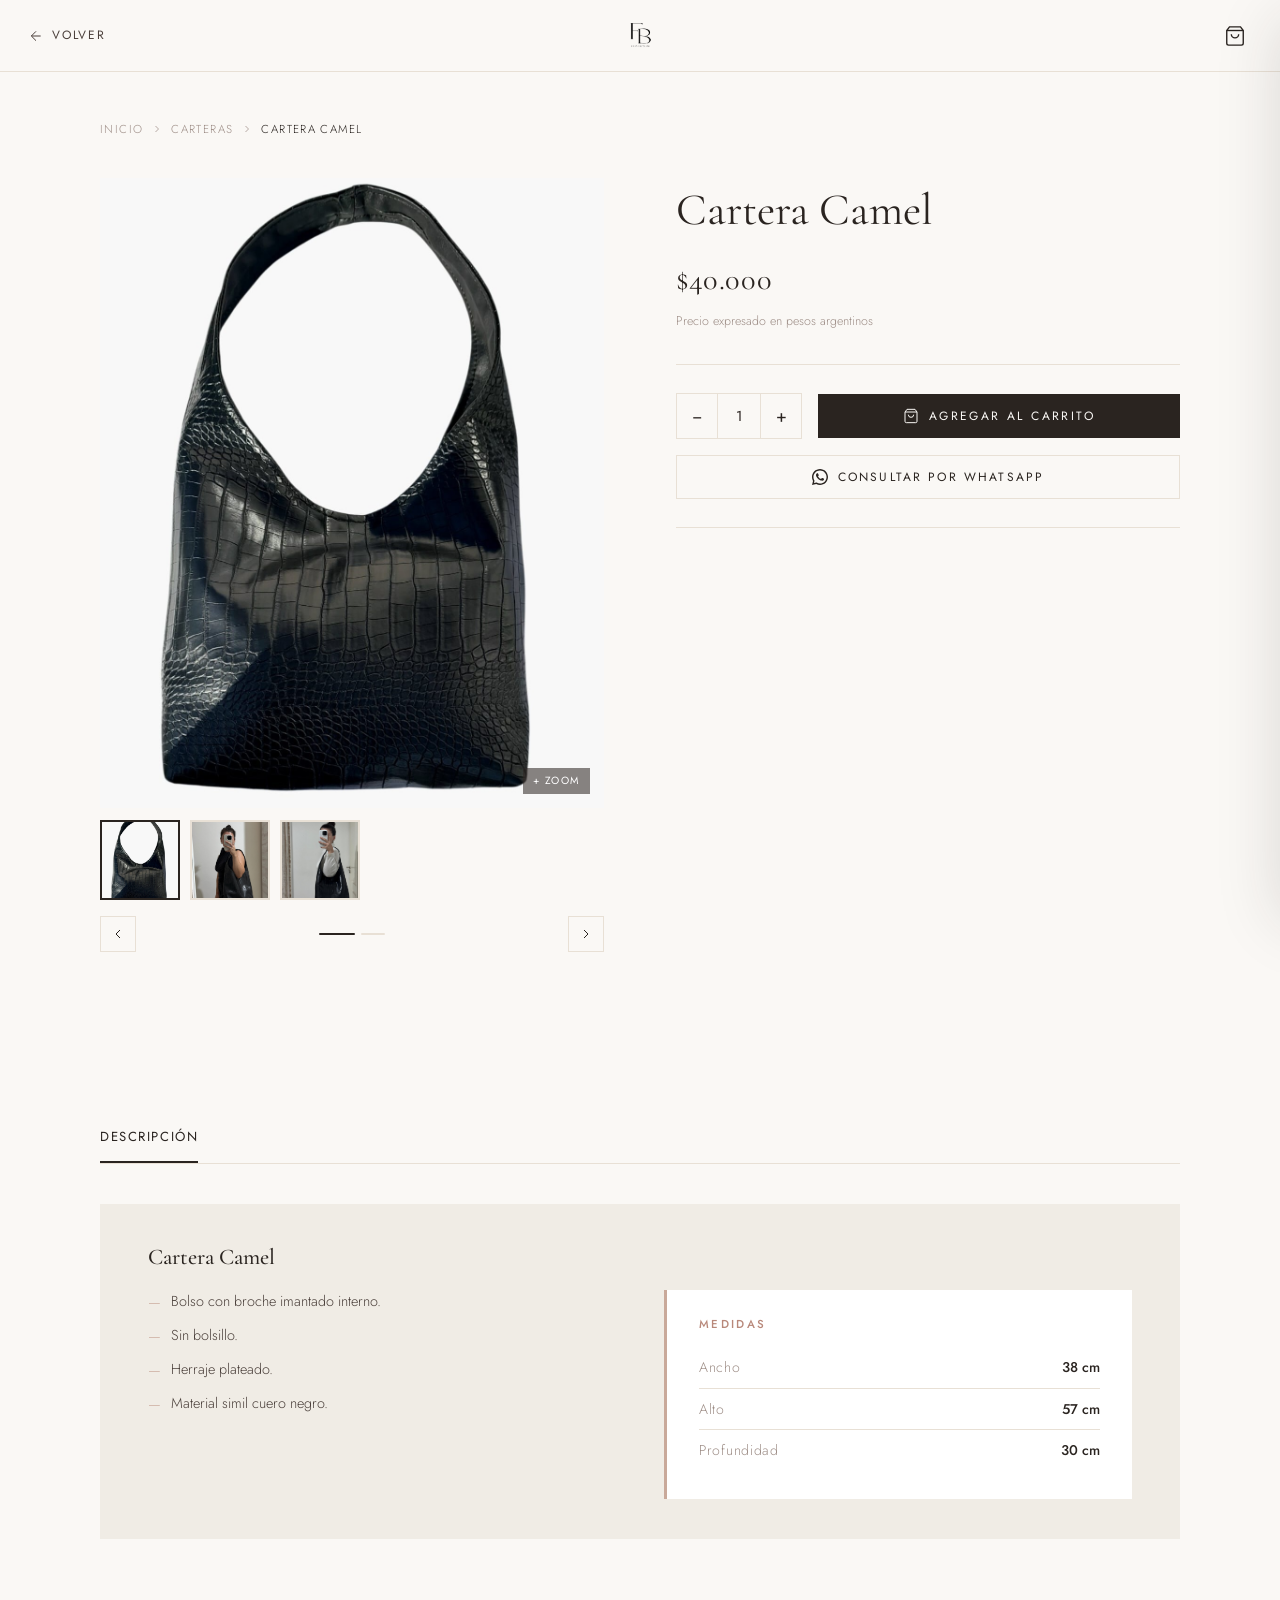
<file: productos/cartera-camel.html>
<!DOCTYPE html>
<html lang="es">
<head>
  <meta charset="UTF-8" />
  <meta name="viewport" content="width=device-width, initial-scale=1.0" />

  <!-- ======================================================
       INSTRUCCIONES PARA COPIAR Y PEGAR:
       1. Cambiá Cartera Camel por el nombre real
       2. Cambiá PRECIO por el precio (número sin puntos ni $)
       3. Cambiá imagen1.jpg e imagen2.jpg por las imágenes reales
       4. Completá la descripción y medidas del producto
       5. Guardá el archivo (ej: cartera-manhatann.html)
  ====================================================== -->

  <title>Cartera Camel | FB Fernández Bellini</title>
  <meta name="description" content="Cartera Camel — FB Fernández Bellini. Carteras artesanales de diseño exclusivo." />
  <link rel="icon" type="image/png" href="../fblogo.png" />
  <link rel="preconnect" href="https://fonts.googleapis.com" />
  <link rel="preconnect" href="https://fonts.gstatic.com" crossorigin />
  <link href="https://fonts.googleapis.com/css2?family=Cormorant+Garamond:ital,wght@0,300;0,400;0,500;0,600;1,300;1,400&family=Jost:wght@300;400;500&display=swap" rel="stylesheet" />

  <style>
    :root {
      --ivory:       #faf8f5;
      --ivory-dark:  #f0ece5;
      --cream:       #e8e0d5;
      --rose:        #c9a99a;
      --rose-dark:   #b8887a;
      --charcoal:    #2a2420;
      --charcoal-md: #4a3f3a;
      --warm-gray:   #9e8e87;
      --white:       #ffffff;
      --ff-display:  'Cormorant Garamond', Georgia, serif;
      --ff-body:     'Jost', sans-serif;
      --transition:  0.35s cubic-bezier(0.4, 0, 0.2, 1);
      --shadow-sm:   0 2px 12px rgba(42,36,32,0.07);
      --shadow-md:   0 8px 32px rgba(42,36,32,0.12);
      --shadow-lg:   0 20px 60px rgba(42,36,32,0.15);
      --header-h:    72px;
    }

    *, *::before, *::after { box-sizing: border-box; margin: 0; padding: 0; }
    html { scroll-behavior: smooth; font-size: 16px; }
    body { font-family: var(--ff-body); background: var(--ivory); color: var(--charcoal); line-height: 1.6; overflow-x: hidden; }
    img { display: block; max-width: 100%; }
    a { color: inherit; text-decoration: none; }
    ul { list-style: none; }
    button { cursor: pointer; border: none; background: none; font-family: var(--ff-body); }
    h1,h2,h3,h4 { font-family: var(--ff-display); font-weight: 400; line-height: 1.15; }
    ::-webkit-scrollbar { width: 6px; }
    ::-webkit-scrollbar-track { background: var(--ivory-dark); }
    ::-webkit-scrollbar-thumb { background: var(--rose); border-radius: 3px; }

    /* ===== HEADER ===== */
    .header {
      position: fixed;
      top: 0; left: 0; right: 0;
      height: var(--header-h);
      display: flex;
      align-items: center;
      justify-content: space-between;
      padding: 0 28px;
      background: rgba(250,248,245,0.95);
      backdrop-filter: blur(12px);
      border-bottom: 1px solid var(--cream);
      z-index: 100;
      transition: box-shadow var(--transition);
    }
    .header.scrolled { box-shadow: var(--shadow-sm); }

    .header-logo img { height: 44px; width: auto; object-fit: contain; transition: opacity var(--transition); }
    .header-logo:hover img { opacity: 0.7; }

    .back-btn {
      display: flex;
      align-items: center;
      gap: 8px;
      font-size: 0.75rem;
      font-weight: 400;
      letter-spacing: 0.15em;
      text-transform: uppercase;
      color: var(--charcoal-md);
      transition: color var(--transition);
      min-width: 80px;
    }
    .back-btn:hover { color: var(--rose-dark); }
    .back-btn svg { transition: transform var(--transition); flex-shrink: 0; }
    .back-btn:hover svg { transform: translateX(-3px); }

    /* Cart button in header */
    .cart-btn {
      position: relative;
      display: flex;
      align-items: center;
      padding: 6px;
      color: var(--charcoal);
      transition: color var(--transition);
      min-width: 80px;
      justify-content: flex-end;
    }
    .cart-btn:hover { color: var(--rose-dark); }
    .cart-count {
      position: absolute;
      top: 0; right: 0;
      background: var(--rose-dark);
      color: var(--white);
      font-size: 0.65rem;
      font-weight: 500;
      width: 17px; height: 17px;
      border-radius: 50%;
      display: flex;
      align-items: center;
      justify-content: center;
      opacity: 0;
      transform: scale(0);
      transition: var(--transition);
    }
    .cart-count.visible { opacity: 1; transform: scale(1); }

    /* ===== CART DRAWER ===== */
    .cart-overlay {
      position: fixed;
      inset: 0;
      background: rgba(42,36,32,0.4);
      z-index: 149;
      opacity: 0;
      visibility: hidden;
      transition: var(--transition);
    }
    .cart-overlay.open { opacity: 1; visibility: visible; }

    .cart-drawer {
      position: fixed;
      top: 0; right: 0;
      height: 100%;
      width: min(420px, 100vw);
      background: var(--ivory);
      z-index: 150;
      display: flex;
      flex-direction: column;
      transform: translateX(100%);
      transition: transform 0.45s cubic-bezier(0.4, 0, 0.2, 1);
      box-shadow: var(--shadow-lg);
    }
    .cart-drawer.open { transform: translateX(0); }

    .cart-header {
      display: flex;
      align-items: center;
      justify-content: space-between;
      padding: 28px 32px;
      border-bottom: 1px solid var(--cream);
    }
    .cart-header h2 { font-family: var(--ff-display); font-size: 1.5rem; }
    .cart-close {
      font-size: 1.7rem;
      color: var(--charcoal-md);
      line-height: 1;
      transition: color var(--transition);
    }
    .cart-close:hover { color: var(--rose-dark); }

    .cart-items { flex: 1; overflow-y: auto; padding: 24px 32px; }
    .cart-empty {
      text-align: center;
      color: var(--warm-gray);
      padding-top: 40px;
      font-style: italic;
      font-family: var(--ff-display);
      font-size: 1.1rem;
    }

    .cart-item {
      display: grid;
      grid-template-columns: 72px 1fr auto;
      gap: 14px;
      align-items: start;
      padding: 18px 0;
      border-bottom: 1px solid var(--cream);
    }
    .cart-item img { width: 72px; height: 90px; object-fit: cover; background: var(--cream); }
    .cart-item-info { display: flex; flex-direction: column; gap: 4px; }
    .cart-item-name { font-family: var(--ff-display); font-size: 1rem; color: var(--charcoal); }
    .cart-item-price { font-size: 0.88rem; font-weight: 500; color: var(--charcoal-md); }
    .cart-item-qty { display: flex; align-items: center; gap: 10px; margin-top: 8px; }

    .qty-btn-cart {
      width: 24px; height: 24px;
      border: 1px solid var(--cream);
      background: var(--ivory);
      color: var(--charcoal);
      font-size: 0.9rem;
      display: flex;
      align-items: center;
      justify-content: center;
      transition: var(--transition);
    }
    .qty-btn-cart:hover { background: var(--charcoal); color: var(--ivory); border-color: var(--charcoal); }
    .qty-num-cart { font-size: 0.85rem; min-width: 16px; text-align: center; }

    .cart-item-remove {
      color: var(--warm-gray);
      font-size: 1.1rem;
      line-height: 1;
      transition: color var(--transition);
      padding: 4px;
    }
    .cart-item-remove:hover { color: var(--rose-dark); }

    .cart-footer { padding: 24px 32px 32px; border-top: 1px solid var(--cream); }
    .cart-totals {
      display: flex;
      justify-content: space-between;
      font-size: 0.9rem;
      color: var(--charcoal-md);
      margin-bottom: 20px;
    }
    .cart-totals span:last-child { font-weight: 500; font-size: 1rem; }

    .btn-checkout {
      display: flex;
      align-items: center;
      justify-content: center;
      gap: 10px;
      width: 100%;
      padding: 15px;
      background: #25D366;
      color: var(--white);
      font-family: var(--ff-body);
      font-size: 0.8rem;
      font-weight: 500;
      letter-spacing: 0.12em;
      text-transform: uppercase;
      border: none;
      transition: var(--transition);
    }
    .btn-checkout:hover { background: #1ebe5a; }

    /* ===== PRODUCT PAGE ===== */
    .product-page {
      padding-top: calc(var(--header-h) + 48px);
      padding-bottom: 80px;
      max-width: 1200px;
      margin: 0 auto;
      padding-left: 60px;
      padding-right: 60px;
    }

    .breadcrumb {
      display: flex;
      align-items: center;
      gap: 8px;
      font-size: 0.72rem;
      font-weight: 300;
      letter-spacing: 0.12em;
      text-transform: uppercase;
      color: var(--warm-gray);
      margin-bottom: 40px;
    }
    .breadcrumb a { transition: color var(--transition); }
    .breadcrumb a:hover { color: var(--rose-dark); }
    .breadcrumb span { color: var(--charcoal); }

    .product-layout {
      display: grid;
      grid-template-columns: 1fr 1fr;
      gap: 72px;
      align-items: start;
    }

    /* ===== GALLERY ===== */
    .gallery { position: sticky; top: calc(var(--header-h) + 24px); }

    .gallery-main {
      position: relative;
      overflow: hidden;
      background: var(--cream);
      aspect-ratio: 4/5;
      cursor: zoom-in;
    }
    .gallery-main img {
      width: 100%; height: 100%;
      object-fit: cover;
      object-position: center;
      transition: transform 0.4s ease;
      pointer-events: none;
    }
    .gallery-main.zoomed { cursor: zoom-out; }
    .gallery-main.zoomed img { transform: scale(2); }

    .zoom-hint {
      position: absolute;
      bottom: 14px; right: 14px;
      background: rgba(42,36,32,0.55);
      color: var(--white);
      font-size: 0.65rem;
      letter-spacing: 0.15em;
      text-transform: uppercase;
      padding: 5px 10px;
      pointer-events: none;
      transition: opacity var(--transition);
    }
    .gallery-main.zoomed .zoom-hint { opacity: 0; }

    .gallery-thumbs { display: flex; gap: 10px; margin-top: 12px; }
    .thumb {
      width: 80px;
      aspect-ratio: 1/1;
      overflow: hidden;
      cursor: pointer;
      border: 2px solid transparent;
      transition: border-color var(--transition);
      background: var(--cream);
      flex-shrink: 0;
    }
    .thumb.active { border-color: var(--charcoal); }
    .thumb:hover { border-color: var(--rose); }
    .thumb img { width: 100%; height: 100%; object-fit: cover; }

    .gallery-nav {
      display: flex;
      justify-content: space-between;
      align-items: center;
      margin-top: 16px;
    }
    .gallery-arrow {
      display: flex;
      align-items: center;
      justify-content: center;
      width: 36px; height: 36px;
      border: 1px solid var(--cream);
      color: var(--charcoal);
      background: var(--ivory);
      transition: var(--transition);
    }
    .gallery-arrow:hover { background: var(--charcoal); color: var(--ivory); border-color: var(--charcoal); }
    .gallery-dots { display: flex; gap: 6px; }
    .gallery-dot {
      width: 24px; height: 2px;
      background: var(--cream);
      border-radius: 1px;
      transition: var(--transition);
    }
    .gallery-dot.active { background: var(--charcoal); width: 36px; }

    /* ===== PRODUCT INFO ===== */
    .product-info { padding-top: 8px; }
    .product-tag {
      font-size: 0.7rem;
      font-weight: 300;
      letter-spacing: 0.28em;
      text-transform: uppercase;
      color: var(--rose);
      margin-bottom: 12px;
    }
    .product-name {
      font-family: var(--ff-display);
      font-size: clamp(2rem, 3.5vw, 2.8rem);
      font-weight: 400;
      color: var(--charcoal);
      margin-bottom: 20px;
      line-height: 1.1;
    }
    .product-price {
      font-size: 1.9rem;
      font-weight: 400;
      font-family: var(--ff-display);
      color: var(--charcoal);
      margin-bottom: 8px;
      letter-spacing: 0.02em;
    }
    .product-price.has-sale { color: var(--rose-dark); }
    .price-original {
      font-size: 1rem;
      font-weight: 300;
      color: var(--warm-gray);
      text-decoration: line-through;
      text-decoration-color: var(--rose);
      margin-left: 10px;
      font-family: var(--ff-body);
    }
    .price-note {
      font-size: 0.78rem;
      font-weight: 300;
      color: var(--warm-gray);
      margin-bottom: 32px;
    }
    .divider { height: 1px; background: var(--cream); margin: 28px 0; }

    /* Qty + Add to cart */
    .qty-row { display: flex; align-items: center; gap: 16px; margin-bottom: 16px; }
    .qty-control { display: flex; align-items: center; border: 1px solid var(--cream); }
    .qty-btn-product {
      width: 40px; height: 44px;
      display: flex; align-items: center; justify-content: center;
      font-size: 1.1rem;
      color: var(--charcoal);
      background: var(--ivory);
      transition: var(--transition);
    }
    .qty-btn-product:hover { background: var(--cream); }
    .qty-num-product {
      width: 44px; height: 44px;
      text-align: center;
      font-size: 0.9rem;
      font-weight: 400;
      border-left: 1px solid var(--cream);
      border-right: 1px solid var(--cream);
      display: flex; align-items: center; justify-content: center;
    }
    .btn-add-cart {
      flex: 1; height: 44px;
      background: var(--charcoal);
      color: var(--ivory);
      font-family: var(--ff-body);
      font-size: 0.75rem;
      font-weight: 400;
      letter-spacing: 0.2em;
      text-transform: uppercase;
      border: 1px solid var(--charcoal);
      transition: var(--transition);
      display: flex; align-items: center; justify-content: center; gap: 10px;
    }
    .btn-add-cart:hover { background: var(--rose-dark); border-color: var(--rose-dark); }
    .btn-add-cart.added { background: var(--rose-dark); border-color: var(--rose-dark); }

    .btn-whatsapp {
      display: flex; align-items: center; justify-content: center; gap: 10px;
      width: 100%; height: 44px;
      background: transparent;
      color: var(--charcoal);
      font-family: var(--ff-body);
      font-size: 0.75rem;
      font-weight: 400;
      letter-spacing: 0.18em;
      text-transform: uppercase;
      border: 1px solid var(--cream);
      transition: var(--transition);
    }
    .btn-whatsapp:hover { border-color: #25D366; color: #25D366; }

    .product-meta { display: flex; flex-direction: column; gap: 10px; margin-top: 28px; }
    .meta-item {
      display: flex; align-items: center; gap: 10px;
      font-size: 0.8rem; font-weight: 300;
      color: var(--warm-gray); letter-spacing: 0.05em;
    }
    .meta-item svg { color: var(--rose); flex-shrink: 0; }

    /* ===== DESCRIPTION ===== */
    .description-section {
      margin-top: 80px;
      max-width: 1200px;
      margin-left: auto;
      margin-right: auto;
      padding: 0 60px 80px;
    }
    .desc-tabs {
      display: flex;
      border-bottom: 1px solid var(--cream);
      margin-bottom: 40px;
    }
    .desc-tab {
      font-family: var(--ff-body);
      font-size: 0.82rem;
      font-weight: 400;
      letter-spacing: 0.12em;
      text-transform: uppercase;
      color: var(--warm-gray);
      padding: 14px 0;
      margin-right: 40px;
      border-bottom: 2px solid transparent;
      transition: color var(--transition), border-color var(--transition);
    }
    .desc-tab.active { color: var(--charcoal); border-bottom-color: var(--charcoal); }
    .desc-body { background: var(--ivory-dark); padding: 40px 48px; }
    .desc-title {
      font-family: var(--ff-display);
      font-size: 1.4rem;
      font-weight: 500;
      color: var(--charcoal);
      margin-bottom: 20px;
    }
    .desc-grid { display: grid; grid-template-columns: 1fr 1fr; gap: 48px; align-items: start; }
    .desc-features { display: flex; flex-direction: column; gap: 10px; }
    .desc-feature {
      display: flex; align-items: flex-start; gap: 10px;
      font-size: 0.9rem; font-weight: 300;
      color: var(--charcoal-md); line-height: 1.6;
    }
    .desc-feature::before { content: '—'; color: var(--rose); flex-shrink: 0; margin-top: 1px; }
    .desc-measures {
      background: var(--white);
      padding: 28px 32px;
      border-left: 3px solid var(--rose);
    }
    .desc-measures h4 {
      font-family: var(--ff-body);
      font-size: 0.72rem; font-weight: 500;
      letter-spacing: 0.2em; text-transform: uppercase;
      color: var(--rose-dark); margin-bottom: 16px;
    }
    .measure-row {
      display: flex; justify-content: space-between; align-items: center;
      padding: 9px 0; border-bottom: 1px solid var(--cream); font-size: 0.88rem;
    }
    .measure-row:last-child { border-bottom: none; }
    .measure-label { font-weight: 300; color: var(--warm-gray); letter-spacing: 0.05em; }
    .measure-value { font-weight: 500; color: var(--charcoal); }

    /* ===== TOAST ===== */
    .toast {
      position: fixed; bottom: 32px; left: 50%;
      transform: translateX(-50%) translateY(80px);
      background: var(--charcoal); color: var(--ivory);
      padding: 13px 28px; font-size: 0.82rem; font-weight: 300;
      letter-spacing: 0.08em; z-index: 999;
      transition: transform 0.4s cubic-bezier(0.4,0,0.2,1), opacity 0.4s;
      opacity: 0; pointer-events: none; white-space: nowrap;
    }
    .toast.show { transform: translateX(-50%) translateY(0); opacity: 1; }

    /* ===== RESPONSIVE ===== */
    @media (max-width: 1024px) {
      .product-page { padding-left: 40px; padding-right: 40px; }
      .description-section { padding-left: 40px; padding-right: 40px; }
      .product-layout { gap: 48px; }
    }
    @media (max-width: 768px) {
      :root { --header-h: 60px; }
      .product-page { padding-left: 20px; padding-right: 20px; padding-top: calc(var(--header-h) + 32px); }
      .description-section { padding-left: 20px; padding-right: 20px; margin-top: 48px; }
      .product-layout { grid-template-columns: 1fr; gap: 32px; }
      .gallery { position: static; }
      .desc-grid { grid-template-columns: 1fr; gap: 28px; }
      .desc-body { padding: 28px 24px; }
    }
    @media (max-width: 480px) {
      .header { padding: 0 20px; }
      .header-logo img { height: 36px; }
      .cart-drawer { width: 100vw; }
      .qty-row { flex-direction: column; align-items: stretch; }
      .qty-control { justify-content: center; }
      .btn-add-cart { justify-content: center; }
    }
  </style>
</head>
<body>

  <!-- ===== CART DRAWER (idéntico al del sitio principal) ===== -->
  <aside class="cart-drawer" id="cartDrawer" role="complementary" aria-label="Carrito de compras">
    <div class="cart-header">
      <h2>Tu Carrito</h2>
      <button class="cart-close" id="cartClose" aria-label="Cerrar carrito">&times;</button>
    </div>
    <div class="cart-items" id="cartItems">
      <p class="cart-empty">Tu carrito está vacío</p>
    </div>
    <div class="cart-footer">
      <div class="cart-totals">
        <span>Subtotal</span>
        <span id="cartSubtotal">$0</span>
      </div>
      <button class="btn-checkout" id="checkoutBtn" aria-label="Finalizar compra vía WhatsApp">
        <svg width="18" height="18" viewBox="0 0 24 24" fill="currentColor">
          <path d="M17.472 14.382c-.297-.149-1.758-.867-2.03-.967-.273-.099-.471-.148-.67.15-.197.297-.767.966-.94 1.164-.173.199-.347.223-.644.075-.297-.15-1.255-.463-2.39-1.475-.883-.788-1.48-1.761-1.653-2.059-.173-.297-.018-.458.13-.606.134-.133.298-.347.446-.52.149-.174.198-.298.298-.497.099-.198.05-.371-.025-.52-.075-.149-.669-1.612-.916-2.207-.242-.579-.487-.5-.669-.51-.173-.008-.371-.01-.57-.01-.198 0-.52.074-.792.372-.272.297-1.04 1.016-1.04 2.479 0 1.462 1.065 2.875 1.213 3.074.149.198 2.096 3.2 5.077 4.487.709.306 1.262.489 1.694.625.712.227 1.36.195 1.871.118.571-.085 1.758-.719 2.006-1.413.248-.694.248-1.289.173-1.413-.074-.124-.272-.198-.57-.347z"/>
          <path d="M12.002 0C5.373 0 0 5.373 0 12.001c0 2.118.554 4.103 1.522 5.831L.053 23.961l6.266-1.442A11.937 11.937 0 0012.002 24C18.63 24 24 18.627 24 12.001 24 5.373 18.63 0 12.002 0zm0 21.818a9.807 9.807 0 01-5.032-1.382l-.361-.214-3.72.856.894-3.614-.236-.371A9.804 9.804 0 012.181 12c0-5.418 4.403-9.818 9.82-9.818 5.419 0 9.82 4.4 9.82 9.818 0 5.419-4.401 9.818-9.819 9.818z"/>
        </svg>
        Finalizar por WhatsApp
      </button>
    </div>
  </aside>
  <div class="cart-overlay" id="cartOverlay"></div>

  <!-- ===== HEADER ===== -->
  <header class="header" id="header">
    <a href="../index.html" class="back-btn" aria-label="Volver al inicio">
      <svg width="16" height="16" viewBox="0 0 24 24" fill="none" stroke="currentColor" stroke-width="1.5">
        <path d="M19 12H5M12 5l-7 7 7 7"/>
      </svg>
      Volver
    </a>
    <a href="../index.html" class="header-logo" aria-label="FB Fernández Bellini">
      <img src="../fblogo.png" alt="FB Fernández Bellini" />
    </a>
    <!-- Ícono carrito igual al del sitio principal -->
    <button class="cart-btn" id="cartBtn" aria-label="Ver carrito de compras">
      <svg width="22" height="22" viewBox="0 0 24 24" fill="none" stroke="currentColor" stroke-width="1.5">
        <path d="M6 2L3 6v14a2 2 0 002 2h14a2 2 0 002-2V6l-3-4z"/>
        <line x1="3" y1="6" x2="21" y2="6"/>
        <path d="M16 10a4 4 0 01-8 0"/>
      </svg>
      <span class="cart-count" id="cartCount" aria-live="polite">0</span>
    </button>
  </header>

  <!-- ===== MAIN ===== -->
  <main>
    <div class="product-page">

      <!-- Breadcrumb -->
      <nav class="breadcrumb" aria-label="Navegación">
        <a href="../index.html">Inicio</a>
        <svg width="12" height="12" viewBox="0 0 24 24" fill="none" stroke="currentColor" stroke-width="1.5"><path d="M9 18l6-6-6-6"/></svg>
        <a href="index.html#carteras">Carteras</a>
        <svg width="12" height="12" viewBox="0 0 24 24" fill="none" stroke="currentColor" stroke-width="1.5"><path d="M9 18l6-6-6-6"/></svg>
        <!-- ▼ Cambiá Cartera Camel ▼ -->
        <span>Cartera Camel</span>
      </nav>

      <div class="product-layout">

        <!-- ===== GALERÍA ===== -->
        <div class="gallery">
          <div class="gallery-main" id="galleryMain" title="Click para hacer zoom">
            <!-- ▼ Cambiá imagen1.jpg ▼ -->
            <img src="../cartera1.jpeg" alt="Cartera Camel" id="mainImg" />
            <span class="zoom-hint">+ Zoom</span>
          </div>
          <div class="gallery-thumbs">
            <!-- ▼ Cambiá imagen1.jpg e imagen2.jpg ▼ -->
            <div class="thumb active" data-idx="0">
              <img src="../cartera1.jpeg" alt="Cartera Camel vista 1" />
            </div>
            <div class="thumb" data-idx="1">
              <img src="../camel.jpg" alt="Cartera Camel vista 2" />
            </div>
            <div class="thumb" data-idx="1">
              <img src="../camel2.jpg" alt="Cartera Camel vista 3" />
            </div>
          </div>
          <div class="gallery-nav">
            <button class="gallery-arrow" id="prevImg" aria-label="Imagen anterior">
              <svg width="16" height="16" viewBox="0 0 24 24" fill="none" stroke="currentColor" stroke-width="1.5"><path d="M15 18l-6-6 6-6"/></svg>
            </button>
            <div class="gallery-dots">
              <div class="gallery-dot active"></div>
              <div class="gallery-dot"></div>
            </div>
            <button class="gallery-arrow" id="nextImg" aria-label="Imagen siguiente">
              <svg width="16" height="16" viewBox="0 0 24 24" fill="none" stroke="currentColor" stroke-width="1.5"><path d="M9 18l6-6-6-6"/></svg>
            </button>
          </div>
        </div>

        <!-- ===== INFO ===== -->
        <div class="product-info">
          <!-- ▼ Cambiá Cartera Camel ▼ -->
          <h1 class="product-name">Cartera Camel</h1>

          <!-- ▼ Cambiá $PRECIO. Para oferta: agregá <span class="price-original">$PRECIO_ORIGINAL</span> ▼ -->
          <p class="product-price">$40.000</p> 
          <p class="price-note">Precio expresado en pesos argentinos</p>

          <div class="divider"></div>

          <div class="qty-row">
            <div class="qty-control">
              <button class="qty-btn-product" id="qtyMinus" aria-label="Reducir">−</button>
              <span class="qty-num-product" id="qtyNum">1</span>
              <button class="qty-btn-product" id="qtyPlus" aria-label="Aumentar">+</button>
            </div>
            <button class="btn-add-cart" id="addToCartBtn" aria-label="Agregar al carrito">
              <svg width="16" height="16" viewBox="0 0 24 24" fill="none" stroke="currentColor" stroke-width="1.5">
                <path d="M6 2L3 6v14a2 2 0 002 2h14a2 2 0 002-2V6l-3-4z"/>
                <line x1="3" y1="6" x2="21" y2="6"/>
                <path d="M16 10a4 4 0 01-8 0"/>
              </svg>
              Agregar al carrito
            </button>
          </div>

          <button class="btn-whatsapp" id="whatsappBtn">
            <svg width="16" height="16" viewBox="0 0 24 24" fill="currentColor">
              <path d="M17.472 14.382c-.297-.149-1.758-.867-2.03-.967-.273-.099-.471-.148-.67.15-.197.297-.767.966-.94 1.164-.173.199-.347.223-.644.075-.297-.15-1.255-.463-2.39-1.475-.883-.788-1.48-1.761-1.653-2.059-.173-.297-.018-.458.13-.606.134-.133.298-.347.446-.52.149-.174.198-.298.298-.497.099-.198.05-.371-.025-.52-.075-.149-.669-1.612-.916-2.207-.242-.579-.487-.5-.669-.51-.173-.008-.371-.01-.57-.01-.198 0-.52.074-.792.372-.272.297-1.04 1.016-1.04 2.479 0 1.462 1.065 2.875 1.213 3.074.149.198 2.096 3.2 5.077 4.487.709.306 1.262.489 1.694.625.712.227 1.36.195 1.871.118.571-.085 1.758-.719 2.006-1.413.248-.694.248-1.289.173-1.413-.074-.124-.272-.198-.57-.347z"/>
              <path d="M12.002 0C5.373 0 0 5.373 0 12.001c0 2.118.554 4.103 1.522 5.831L.053 23.961l6.266-1.442A11.937 11.937 0 0012.002 24C18.63 24 24 18.627 24 12.001 24 5.373 18.63 0 12.002 0zm0 21.818a9.807 9.807 0 01-5.032-1.382l-.361-.214-3.72.856.894-3.614-.236-.371A9.804 9.804 0 012.181 12c0-5.418 4.403-9.818 9.82-9.818 5.419 0 9.82 4.4 9.82 9.818 0 5.419-4.401 9.818-9.819 9.818z"/>
            </svg>
            Consultar por WhatsApp
          </button>

          <div class="divider"></div>

          <div class="product-meta">
           
          </div>
        </div>

      </div>
    </div>

    <!-- ===== DESCRIPCIÓN ===== -->
    <div class="description-section">
      <div class="desc-tabs">
        <div class="desc-tab active">Descripción</div>
      </div>
      <div class="desc-body">
        <!-- ▼ Cambiá Cartera Camel ▼ -->
        <h3 class="desc-title">Cartera Camel</h3>
        <div class="desc-grid">
          <div class="desc-features">
            <!-- ▼ Editá las características del producto ▼ -->
            <div class="desc-feature">Bolso con broche imantado interno.</div>
            <div class="desc-feature">Sin bolsillo.</div>
            <div class="desc-feature">Herraje plateado.</div>
            <div class="desc-feature">Material simil cuero negro.</div>
          </div>
          <div>
            <div class="desc-measures">
              <h4>Medidas</h4>
              <!-- ▼ Editá las medidas ▼ -->
              <div class="measure-row">
                <span class="measure-label">Ancho</span>
                <span class="measure-value">38 cm</span>
              </div>
              <div class="measure-row">
                <span class="measure-label">Alto</span>
                <span class="measure-value">57 cm</span>
              </div>
              <div class="measure-row">
                <span class="measure-label">Profundidad</span>
                <span class="measure-value">30 cm</span>
              </div>
           
            </div>
          </div>
        </div>
      </div>
    </div>
  </main>

  <div class="toast" id="toast"></div>

  <script>
    'use strict';

    // ============================================================
    //  ▼▼▼ SOLO CAMBIÁ ESTA SECCIÓN PARA CADA PRODUCTO ▼▼▼
    // ============================================================
    const PRODUCT = {
        id:    6, 
      name:  'Cartera Camel',   // ← nombre del producto
      price: 40000,               // ← precio (número, sin puntos ni $)
      image: '../cartera1.jpeg'        // ← imagen principal (para el carrito)
    };
    // Imágenes del carrusel (podés tener 2, 3 o más)
    const GALLERY_IMAGES = ['../cartera1.jpeg', '../camel.jpg', '../camel2.jpg']; // ← cambiá
    // ============================================================

    /* =================== GALERÍA =================== */
    let currentImg = 0;
    const mainImg     = document.getElementById('mainImg');
    const galleryMain = document.getElementById('galleryMain');
    const thumbEls    = document.querySelectorAll('.thumb');
    const dotEls      = document.querySelectorAll('.gallery-dot');

    function goToImg(idx) {
      currentImg = (idx + GALLERY_IMAGES.length) % GALLERY_IMAGES.length;
      mainImg.src = GALLERY_IMAGES[currentImg];
      thumbEls.forEach((t, i) => t.classList.toggle('active', i === currentImg));
      dotEls.forEach((d, i)   => d.classList.toggle('active', i === currentImg));
      galleryMain.classList.remove('zoomed');
    }

    document.getElementById('prevImg').addEventListener('click', () => goToImg(currentImg - 1));
    document.getElementById('nextImg').addEventListener('click', () => goToImg(currentImg + 1));
    thumbEls.forEach((th, i) => th.addEventListener('click', () => goToImg(i)));

    // Zoom con seguimiento del cursor
    galleryMain.addEventListener('click', (e) => {
      if (galleryMain.classList.contains('zoomed')) {
        galleryMain.classList.remove('zoomed');
        mainImg.style.transformOrigin = 'center center';
      } else {
        const rect = galleryMain.getBoundingClientRect();
        const xPct = ((e.clientX - rect.left) / rect.width)  * 100;
        const yPct = ((e.clientY - rect.top)  / rect.height) * 100;
        mainImg.style.transformOrigin = `${xPct}% ${yPct}%`;
        galleryMain.classList.add('zoomed');
      }
    });

    /* =================== CANTIDAD =================== */
    let qty = 1;
    const qtyNumEl = document.getElementById('qtyNum');
    document.getElementById('qtyMinus').addEventListener('click', () => {
      if (qty > 1) { qty--; qtyNumEl.textContent = qty; }
    });
    document.getElementById('qtyPlus').addEventListener('click', () => {
      qty++; qtyNumEl.textContent = qty;
    });

    /* =================== CARRITO (comparte localStorage con index.html) =================== */
    const formatPrice = (n) => '$' + n.toLocaleString('es-AR', { minimumFractionDigits: 0 });

    function loadCart() {
      return JSON.parse(localStorage.getItem('fbfb_cart') || '[]');
    }
    function saveCart(cart) {
      localStorage.setItem('fbfb_cart', JSON.stringify(cart));
    }
    function getCartTotal(cart) {
      return cart.reduce((s, i) => s + i.qty, 0);
    }
    function getCartSubtotal(cart) {
      return cart.reduce((s, i) => s + i.price * i.qty, 0);
    }

    function updateCartCount() {
      const total = getCartTotal(loadCart());
      const countEl = document.getElementById('cartCount');
      countEl.textContent = total;
      countEl.classList.toggle('visible', total > 0);
    }

    function renderCart() {
      const cart = loadCart();
      const cartItemsEl  = document.getElementById('cartItems');
      const subtotalEl   = document.getElementById('cartSubtotal');

      if (cart.length === 0) {
        cartItemsEl.innerHTML = '<p class="cart-empty">Tu carrito está vacío</p>';
        subtotalEl.textContent = '$0';
        return;
      }

      subtotalEl.textContent = formatPrice(getCartSubtotal(cart));
      cartItemsEl.innerHTML = '';

      cart.forEach(item => {
        const el = document.createElement('div');
        el.className = 'cart-item';
        el.innerHTML = `
        <img src="../${item.image.replace(/^(\.\.\/)+/, '')}" alt="${item.alt || item.name}" loading="lazy" />
          <div class="cart-item-info">
            <p class="cart-item-name">${item.name}</p>
            <p class="cart-item-price">${formatPrice(item.price)}</p>
            <div class="cart-item-qty">
              <button class="qty-btn-cart" data-key="${item.key}" data-delta="-1" aria-label="Reducir">−</button>
              <span class="qty-num-cart">${item.qty}</span>
              <button class="qty-btn-cart" data-key="${item.key}" data-delta="1" aria-label="Aumentar">+</button>
            </div>
          </div>
          <button class="cart-item-remove" data-key="${item.key}" aria-label="Eliminar">×</button>
        `;
        cartItemsEl.appendChild(el);
      });

      cartItemsEl.querySelectorAll('.qty-btn-cart').forEach(btn => {
        btn.addEventListener('click', () => {
          const cart = loadCart();
          const item = cart.find(i => i.key === btn.dataset.key);
          if (item) {
            item.qty = Math.max(1, item.qty + parseInt(btn.dataset.delta));
            saveCart(cart);
            renderCart();
            updateCartCount();
          }
        });
      });
      cartItemsEl.querySelectorAll('.cart-item-remove').forEach(btn => {
        btn.addEventListener('click', () => {
          const cart = loadCart().filter(i => i.key !== btn.dataset.key);
          saveCart(cart);
          renderCart();
          updateCartCount();
        });
      });
    }

    function openCart() {
      document.getElementById('cartDrawer').classList.add('open');
      document.getElementById('cartOverlay').classList.add('open');
      document.body.style.overflow = 'hidden';
    }
    function closeCart() {
      document.getElementById('cartDrawer').classList.remove('open');
      document.getElementById('cartOverlay').classList.remove('open');
      document.body.style.overflow = '';
    }

    // Botón carrito en header
    document.getElementById('cartBtn').addEventListener('click', openCart);
    document.getElementById('cartClose').addEventListener('click', closeCart);
    document.getElementById('cartOverlay').addEventListener('click', closeCart);

    // Agregar al carrito desde esta página
    document.getElementById('addToCartBtn').addEventListener('click', (e) => {
      const btn = e.currentTarget;
      const cart = loadCart();
     const key = `${PRODUCT.id}`;
      const existing = cart.find(i => i.key === key);
      if (existing) {
        existing.qty += qty;
      } else {
        cart.push({ key, id: key, name: PRODUCT.name, price: PRODUCT.price, image: PRODUCT.image, alt: PRODUCT.name, qty });
      }
      saveCart(cart);
      renderCart();
      updateCartCount();
      openCart();
      showToast(`"${PRODUCT.name}" agregada al carrito`);

      btn.textContent = '✓ Agregado';
      btn.classList.add('added');
      setTimeout(() => {
        btn.innerHTML = `<svg width="16" height="16" viewBox="0 0 24 24" fill="none" stroke="currentColor" stroke-width="1.5"><path d="M6 2L3 6v14a2 2 0 002 2h14a2 2 0 002-2V6l-3-4z"/><line x1="3" y1="6" x2="21" y2="6"/><path d="M16 10a4 4 0 01-8 0"/></svg> Agregar al carrito`;
        btn.classList.remove('added');
      }, 2000);
    });

    // Checkout WhatsApp
    document.getElementById('checkoutBtn').addEventListener('click', () => {
      const cart = loadCart();
      if (cart.length === 0) { showToast('Tu carrito está vacío'); return; }
      const lines = cart.map(i => `• ${i.name} x${i.qty} — ${formatPrice(i.price * i.qty)}`);
      const total = getCartSubtotal(cart);
      const msg = encodeURIComponent([
        '¡Hola! Me gustaría hacer el siguiente pedido:', '',
        ...lines, '',
        `*Total: ${formatPrice(total)}*`, '',
        '¿Pueden confirmarme disponibilidad y formas de pago? ¡Gracias! 😊'
      ].join('\n'));
      window.open(`https://wa.me/5491144036133?text=${msg}`, '_blank', 'noopener,noreferrer');
    });

    // Botón WhatsApp consulta directa
    document.getElementById('whatsappBtn').addEventListener('click', () => {
      const msg = encodeURIComponent(
        `¡Hola! Quisiera consultar por la *${PRODUCT.name}* (${formatPrice(PRODUCT.price)}).\n¿Tienen disponibilidad? ¡Gracias! 😊`
      );
      window.open(`https://wa.me/5491144036133?text=${msg}`, '_blank', 'noopener,noreferrer');
    });

    // Escape cierra carrito
    document.addEventListener('keydown', (e) => {
      if (e.key === 'Escape') closeCart();
    });

    /* =================== TOAST =================== */
    let toastTimer;
    function showToast(msg) {
      const toast = document.getElementById('toast');
      toast.textContent = msg;
      toast.classList.add('show');
      clearTimeout(toastTimer);
      toastTimer = setTimeout(() => toast.classList.remove('show'), 3000);
    }

    /* =================== HEADER SCROLL =================== */
    window.addEventListener('scroll', () => {
      document.getElementById('header').classList.toggle('scrolled', window.scrollY > 20);
    }, { passive: true });

    /* =================== INIT =================== */
    renderCart();
    updateCartCount();
  </script>
</body>
</html>
</file>
<file: styles.css>
/* ============================================
   FB FERNÁNDEZ BELLINI — E-COMMERCE STYLES
   Aesthetic: Refined Luxury Boutique
   Palette: Warm ivory · Deep charcoal · Dusty rose
   ============================================ */

/* ===== CSS VARIABLES ===== */
:root {
  --ivory:      #faf8f5;
  --ivory-dark: #f0ece5;
  --cream:      #e8e0d5;
  --rose:       #c9a99a;
  --rose-dark:  #b8887a;
  --charcoal:   #2a2420;
  --charcoal-md:#4a3f3a;
  --warm-gray:  #9e8e87;
  --white:      #ffffff;

  --ff-display: 'Cormorant Garamond', Georgia, serif;
  --ff-body:    'Jost', sans-serif;

  --header-h:   72px;
  --transition: 0.35s cubic-bezier(0.4, 0, 0.2, 1);
  --shadow-sm:  0 2px 12px rgba(42,36,32,0.07);
  --shadow-md:  0 8px 32px rgba(42,36,32,0.12);
  --shadow-lg:  0 20px 60px rgba(42,36,32,0.15);
  --radius:     4px;
}

/* ===== RESET & BASE ===== */
*, *::before, *::after { box-sizing: border-box; margin: 0; padding: 0; }

html {
  scroll-behavior: smooth;
  font-size: 16px;
}

body {
  font-family: var(--ff-body);
  background: var(--ivory);
  color: var(--charcoal);
  line-height: 1.6;
  overflow-x: hidden;
}

img { display: block; max-width: 100%; }

a { color: inherit; text-decoration: none; }

ul { list-style: none; }

button { cursor: pointer; border: none; background: none; font-family: var(--ff-body); }

/* ===== TYPOGRAPHY ===== */
h1, h2, h3, h4 {
  font-family: var(--ff-display);
  font-weight: 400;
  line-height: 1.15;
}

h1 { font-size: clamp(2.8rem, 6vw, 5rem); }
h2 { font-size: clamp(2rem, 4vw, 3.2rem); }
h3 { font-size: clamp(1.4rem, 2.5vw, 1.8rem); }

em { font-style: italic; }

/* ===== SCROLLBAR ===== */
::-webkit-scrollbar { width: 6px; }
::-webkit-scrollbar-track { background: var(--ivory-dark); }
::-webkit-scrollbar-thumb { background: var(--rose); border-radius: 3px; }

/* ===== REVEAL ANIMATION ===== */
.reveal {
  opacity: 0;
  transform: translateY(40px);
  transition: opacity 0.8s cubic-bezier(0.4,0,0.2,1), transform 0.8s cubic-bezier(0.4,0,0.2,1);
}
.reveal.visible {
  opacity: 1;
  transform: translateY(0);
}

/* ===== HEADER ===== */
.header {
  position: fixed;
  top: 0; left: 0; right: 0;
  height: var(--header-h);
  display: flex;
  align-items: center;
  justify-content: space-between;
  padding: 0 28px;
  background: rgba(250,248,245,0.92);
  backdrop-filter: blur(12px);
  -webkit-backdrop-filter: blur(12px);
  border-bottom: 1px solid var(--cream);
  z-index: 100;
  transition: box-shadow var(--transition);
}
.header.scrolled {
  box-shadow: var(--shadow-sm);
}

.header-logo img {
  height: 44px;
  width: auto;
  object-fit: contain;
  transition: opacity var(--transition);
}
.header-logo:hover img { opacity: 0.7; }

/* Hamburger */
.hamburger {
  display: flex;
  flex-direction: column;
  gap: 5px;
  padding: 6px;
}
.hamburger span {
  display: block;
  width: 24px;
  height: 1.5px;
  background: var(--charcoal);
  transition: var(--transition);
  transform-origin: center;
}
.hamburger:hover span { background: var(--rose-dark); }

/* Cart button */
.cart-btn {
  position: relative;
  display: flex;
  align-items: center;
  padding: 6px;
  color: var(--charcoal);
  transition: color var(--transition);
}
.cart-btn:hover { color: var(--rose-dark); }

.cart-count {
  position: absolute;
  top: 0; right: 0;
  background: var(--rose-dark);
  color: var(--white);
  font-size: 0.65rem;
  font-weight: 500;
  width: 17px; height: 17px;
  border-radius: 50%;
  display: flex;
  align-items: center;
  justify-content: center;
  opacity: 0;
  transform: scale(0);
  transition: var(--transition);
}
.cart-count.visible {
  opacity: 1;
  transform: scale(1);
}

/* ===== SIDE MENU ===== */
.menu-overlay {
  position: fixed;
  inset: 0;
  z-index: 200;
  background: rgba(42,36,32,0);
  visibility: hidden;
  transition: background 0.4s ease, visibility 0.4s ease;
}
.menu-overlay.open {
  background: rgba(42,36,32,0.45);
  visibility: visible;
}

.side-menu {
  position: absolute;
  top: 0; left: 0;
  height: 100%;
  width: min(340px, 85vw);
  background: var(--ivory);
  padding: 36px 40px;
  display: flex;
  flex-direction: column;
  transform: translateX(-100%);
  transition: transform 0.45s cubic-bezier(0.4, 0, 0.2, 1);
  box-shadow: var(--shadow-lg);
}
.menu-overlay.open .side-menu {
  transform: translateX(0);
}

.menu-close {
  align-self: flex-end;
  font-size: 1.8rem;
  color: var(--charcoal-md);
  line-height: 1;
  transition: color var(--transition);
  margin-bottom: 32px;
}
.menu-close:hover { color: var(--rose-dark); }

.menu-logo {
  margin-bottom: 48px;
  padding-bottom: 32px;
  border-bottom: 1px solid var(--cream);
}
.menu-logo img { height: 48px; width: auto; object-fit: contain; }

.menu-links {
  display: flex;
  flex-direction: column;
  gap: 8px;
  flex: 1;
}

.menu-link {
  display: block;
  font-family: var(--ff-display);
  font-size: 1.6rem;
  font-weight: 400;
  color: var(--charcoal);
  padding: 10px 0;
  border-bottom: 1px solid transparent;
  transition: color var(--transition), border-color var(--transition), padding-left var(--transition);
  letter-spacing: 0.02em;
}
.menu-link:hover {
  color: var(--rose-dark);
  border-bottom-color: var(--rose);
  padding-left: 8px;
}

.menu-social {
  margin-top: 40px;
  padding-top: 24px;
  border-top: 1px solid var(--cream);
}
.menu-social a {
  display: flex;
  align-items: center;
  gap: 10px;
  font-size: 0.85rem;
  color: var(--warm-gray);
  letter-spacing: 0.05em;
  transition: color var(--transition);
}
.menu-social a:hover { color: var(--rose-dark); }

/* ===== HERO SLIDER ===== */
.hero-slider {
  margin-top: var(--header-h);
  position: relative;
  height: calc(100vh - var(--header-h));
  min-height: 500px;
  overflow: hidden;
  background: var(--charcoal);
}

.hero-slide {
  position: absolute;
  inset: 0;
  opacity: 0;
  transition: opacity 0.9s ease;
}
.hero-slide.active { opacity: 1; }

.hero-slide img {
  width: 100%; height: 100%;
  object-fit: cover;
  object-position: center;
  filter: brightness(0.62);
  transition: transform 6s ease;
}
.hero-slide.active img {
  transform: scale(1.04);
}

.hero-content {
  position: absolute;
  bottom: 18%;
  left: 8%;
  color: var(--white);
  max-width: 560px;
}

.hero-tag {
  font-family: var(--ff-body);
  font-size: 0.78rem;
  font-weight: 300;
  letter-spacing: 0.25em;
  text-transform: uppercase;
  color: var(--rose);
  margin-bottom: 16px;
  opacity: 0;
  transform: translateY(20px);
  animation: none;
}
.hero-slide.active .hero-tag {
  animation: fadeUp 0.8s 0.3s forwards;
}
.hero-slide.active h1 {
  animation: fadeUp 0.8s 0.5s forwards;
  opacity: 0;
}
.hero-slide.active .btn-hero {
  animation: fadeUp 0.8s 0.7s forwards;
  opacity: 0;
}

@keyframes fadeUp {
  to { opacity: 1; transform: translateY(0); }
}

.hero-content h1 {
  margin-bottom: 28px;
  color: var(--white);
  text-shadow: 0 2px 20px rgba(0,0,0,0.3);
  opacity: 0;
  transform: translateY(20px);
}

.btn-hero {
  display: inline-block;
  font-size: 0.78rem;
  font-weight: 400;
  letter-spacing: 0.2em;
  text-transform: uppercase;
  color: var(--white);
  border: 1px solid rgba(255,255,255,0.7);
  padding: 13px 32px;
  transition: background var(--transition), border-color var(--transition), color var(--transition);
  opacity: 0;
  transform: translateY(20px);
}
.btn-hero:hover {
  background: var(--white);
  color: var(--charcoal);
  border-color: var(--white);
}

.hero-controls {
  position: absolute;
  bottom: 32px;
  left: 50%;
  transform: translateX(-50%);
  display: flex;
  gap: 10px;
  z-index: 10;
}
.hero-dot {
  width: 28px; height: 2px;
  background: rgba(255,255,255,0.4);
  transition: background var(--transition), width var(--transition);
  border-radius: 1px;
}
.hero-dot.active {
  background: var(--white);
  width: 44px;
}

/* ===== CTA BANNER ===== */
.cta-banner {
  background: var(--charcoal);
  padding: 80px 40px;
  text-align: center;
}
.cta-inner {
  max-width: 600px;
  margin: 0 auto;
}
.cta-sub {
  font-size: 0.75rem;
  font-weight: 300;
  letter-spacing: 0.28em;
  text-transform: uppercase;
  color: var(--rose);
  margin-bottom: 16px;
}
.cta-banner h2 {
  color: var(--ivory);
  margin-bottom: 32px;
}

/* ===== BUTTONS ===== */
.btn-primary, .btn-outline {
  display: inline-block;
  font-family: var(--ff-body);
  font-size: 0.78rem;
  font-weight: 400;
  letter-spacing: 0.2em;
  text-transform: uppercase;
  padding: 13px 36px;
  transition: var(--transition);
  cursor: pointer;
}
.btn-primary {
  background: var(--rose-dark);
  color: var(--white);
  border: 1px solid var(--rose-dark);
}
.btn-primary:hover {
  background: var(--charcoal);
  border-color: var(--charcoal);
}
.btn-outline {
  background: transparent;
  color: var(--charcoal);
  border: 1px solid var(--charcoal);
}
.btn-outline:hover {
  background: var(--charcoal);
  color: var(--ivory);
}

/* ===== SECTION SHARED ===== */
.section-tag {
  font-size: 0.72rem;
  font-weight: 300;
  letter-spacing: 0.28em;
  text-transform: uppercase;
  color: var(--rose);
  margin-bottom: 12px;
}
.section-header {
  text-align: center;
  margin-bottom: 56px;
}
.section-desc {
  font-size: 0.95rem;
  color: var(--warm-gray);
  margin-top: 14px;
  font-weight: 300;
  max-width: 420px;
  margin-left: auto;
  margin-right: auto;
}
.section-footer {
  text-align: center;
  margin-top: 56px;
}

/* ===== FEATURED PRODUCTS ===== */
.featured-section {
  padding: 100px 60px;
  background: var(--ivory);
}

/* ===== CARTERAS SECTION ===== */
.section-carteras {
  background: var(--ivory-dark);
  padding: 100px 60px;
}

/* ===== PRODUCTS GRID ===== */
.products-grid {
  display: grid;
  grid-template-columns: repeat(3, 1fr);
  gap: 32px;
  max-width: 1200px;
  margin: 0 auto;
}

/* ===== PRODUCT CARD ===== */
.product-card {
  background: var(--white);
  overflow: hidden;
  position: relative;
  transition: box-shadow var(--transition), transform var(--transition);
  cursor: pointer;
}
.product-card:hover {
  box-shadow: var(--shadow-md);
  transform: translateY(-6px);
}

.product-img-wrap {
  position: relative;
  overflow: hidden;
  aspect-ratio: 4/5;
  background: var(--cream);
}
.product-img-wrap img {
  width: 100%; height: 100%;
  object-fit: cover;
  object-position: center;
  transition: transform 0.6s cubic-bezier(0.4,0,0.2,1);
}
.product-card:hover .product-img-wrap img {
  transform: scale(1.06);
}

.product-badge {
  position: absolute;
  top: 14px; left: 14px;
  background: var(--rose-dark);
  color: var(--white);
  font-size: 0.65rem;
  letter-spacing: 0.15em;
  text-transform: uppercase;
  padding: 4px 10px;
}

.product-info {
  padding: 20px 20px 22px;
}

.product-name {
  font-family: var(--ff-display);
  font-size: 1.15rem;
  font-weight: 400;
  margin-bottom: 6px;
  color: var(--charcoal);
}

.product-price {
  font-size: 0.95rem;
  font-weight: 500;
  color: var(--charcoal-md);
  margin-bottom: 14px;
  letter-spacing: 0.03em;
}

.color-label {
  font-size: 0.68rem;
  font-weight: 300;
  letter-spacing: 0.12em;
  text-transform: uppercase;
  color: var(--warm-gray);
  margin-bottom: 8px;
}

.color-dots {
  display: flex;
  gap: 7px;
  margin-bottom: 18px;
  flex-wrap: wrap;
}
.color-dot {
  width: 16px; height: 16px;
  border-radius: 50%;
  border: 1.5px solid rgba(0,0,0,0.12);
  cursor: pointer;
  transition: transform var(--transition), box-shadow var(--transition);
  position: relative;
}
.color-dot:hover, .color-dot.active {
  transform: scale(1.25);
  box-shadow: 0 0 0 2px var(--ivory), 0 0 0 3.5px var(--charcoal);
}

.btn-add {
  display: block;
  width: 100%;
  padding: 11px 0;
  font-family: var(--ff-body);
  font-size: 0.72rem;
  font-weight: 400;
  letter-spacing: 0.18em;
  text-transform: uppercase;
  color: var(--charcoal);
  border: 1px solid var(--cream);
  background: var(--ivory);
  transition: var(--transition);
}
.btn-add:hover {
  background: var(--charcoal);
  color: var(--ivory);
  border-color: var(--charcoal);
}
.btn-add:active { transform: scale(0.98); }

/* ===== CART DRAWER ===== */
.cart-overlay {
  position: fixed;
  inset: 0;
  background: rgba(42,36,32,0.4);
  z-index: 149;
  opacity: 0;
  visibility: hidden;
  transition: var(--transition);
}
.cart-overlay.open {
  opacity: 1;
  visibility: visible;
}

.cart-drawer {
  position: fixed;
  top: 0; right: 0;
  height: 100%;
  width: min(420px, 100vw);
  background: var(--ivory);
  z-index: 150;
  display: flex;
  flex-direction: column;
  transform: translateX(100%);
  transition: transform 0.45s cubic-bezier(0.4, 0, 0.2, 1);
  box-shadow: var(--shadow-lg);
}
.cart-drawer.open {
  transform: translateX(0);
}

.cart-header {
  display: flex;
  align-items: center;
  justify-content: space-between;
  padding: 28px 32px;
  border-bottom: 1px solid var(--cream);
}
.cart-header h2 {
  font-family: var(--ff-display);
  font-size: 1.5rem;
}
.cart-close {
  font-size: 1.7rem;
  color: var(--charcoal-md);
  line-height: 1;
  transition: color var(--transition);
}
.cart-close:hover { color: var(--rose-dark); }

.cart-items {
  flex: 1;
  overflow-y: auto;
  padding: 24px 32px;
}
.cart-empty {
  text-align: center;
  color: var(--warm-gray);
  font-size: 0.9rem;
  font-weight: 300;
  padding-top: 40px;
  font-style: italic;
  font-family: var(--ff-display);
  font-size: 1.1rem;
}

/* Cart item row */
.cart-item {
  display: grid;
  grid-template-columns: 72px 1fr auto;
  gap: 14px;
  align-items: start;
  padding: 18px 0;
  border-bottom: 1px solid var(--cream);
  animation: fadeUp 0.3s ease forwards;
}
.cart-item img {
  width: 72px; height: 90px;
  object-fit: cover;
  background: var(--cream);
}
.cart-item-info { display: flex; flex-direction: column; gap: 4px; }
.cart-item-name {
  font-family: var(--ff-display);
  font-size: 1rem;
  color: var(--charcoal);
}
.cart-item-color {
  font-size: 0.72rem;
  color: var(--warm-gray);
  letter-spacing: 0.05em;
}
.cart-item-price {
  font-size: 0.88rem;
  font-weight: 500;
  color: var(--charcoal-md);
}
.cart-item-qty {
  display: flex;
  align-items: center;
  gap: 10px;
  margin-top: 8px;
}
.qty-btn {
  width: 24px; height: 24px;
  border: 1px solid var(--cream);
  background: var(--ivory);
  color: var(--charcoal);
  font-size: 0.9rem;
  display: flex;
  align-items: center;
  justify-content: center;
  transition: var(--transition);
}
.qty-btn:hover { background: var(--charcoal); color: var(--ivory); border-color: var(--charcoal); }
.qty-num { font-size: 0.85rem; min-width: 16px; text-align: center; }
.cart-item-remove {
  color: var(--warm-gray);
  font-size: 1.1rem;
  line-height: 1;
  transition: color var(--transition);
  padding: 4px;
}
.cart-item-remove:hover { color: var(--rose-dark); }

.cart-footer {
  padding: 24px 32px 32px;
  border-top: 1px solid var(--cream);
}
.cart-totals {
  display: flex;
  justify-content: space-between;
  font-size: 0.9rem;
  color: var(--charcoal-md);
  margin-bottom: 20px;
  font-weight: 400;
}
.cart-totals span:last-child { font-weight: 500; font-size: 1rem; }

.btn-checkout {
  display: flex;
  align-items: center;
  justify-content: center;
  gap: 10px;
  width: 100%;
  padding: 15px;
  background: #25D366;
  color: var(--white);
  font-family: var(--ff-body);
  font-size: 0.8rem;
  font-weight: 500;
  letter-spacing: 0.12em;
  text-transform: uppercase;
  border: none;
  transition: var(--transition);
}
.btn-checkout:hover { background: #1ebe5a; }

/* ===== TERMINOS ===== */
.section-terminos {
  padding: 100px 60px;
  background: var(--ivory);
}
.terminos-container {
  max-width: 800px;
  margin: 0 auto;
}
.terminos-content {
  margin-top: 16px;
}
.termino-block {
  padding: 36px 0;
  border-bottom: 1px solid var(--cream);
}
.termino-block:last-child { border-bottom: none; }
.termino-block h3 {
  font-size: 1.3rem;
  color: var(--charcoal);
  margin-bottom: 16px;
  font-weight: 500;
}
.termino-block p {
  color: var(--charcoal-md);
  font-size: 0.93rem;
  font-weight: 300;
  margin-bottom: 12px;
  line-height: 1.75;
}
.termino-block p:last-child { margin-bottom: 0; }
.termino-block ul {
  margin: 10px 0 12px 0;
  display: flex;
  flex-direction: column;
  gap: 8px;
}
.termino-block ul li {
  font-size: 0.93rem;
  font-weight: 300;
  color: var(--charcoal-md);
  padding-left: 20px;
  position: relative;
  line-height: 1.7;
}
.termino-block ul li::before {
  content: '—';
  position: absolute;
  left: 0;
  color: var(--rose);
}
.termino-block a {
  color: var(--rose-dark);
  border-bottom: 1px solid transparent;
  transition: border-color var(--transition);
}
.termino-block a:hover { border-bottom-color: var(--rose-dark); }

/* ===== FOOTER ===== */
.footer {
  background: var(--charcoal);
  color: var(--ivory);
}
.footer-inner {
  display: grid;
  grid-template-columns: 2fr 1fr 1fr;
  gap: 60px;
  padding: 70px 60px 50px;
  max-width: 1200px;
  margin: 0 auto;
}
.footer-logo {
  height: 42px;
  width: auto;
  object-fit: contain;
  margin-bottom: 16px;
  filter: brightness(0) invert(1);
  opacity: 0.85;
}
.footer-brand p {
  font-size: 0.88rem;
  font-weight: 300;
  color: rgba(250,248,245,0.55);
  line-height: 1.7;
}
.footer h4 {
  font-family: var(--ff-body);
  font-size: 0.7rem;
  font-weight: 400;
  letter-spacing: 0.22em;
  text-transform: uppercase;
  color: var(--rose);
  margin-bottom: 20px;
}
.footer-nav ul { display: flex; flex-direction: column; gap: 10px; }
.footer-nav a {
  font-size: 0.9rem;
  font-weight: 300;
  color: rgba(250,248,245,0.65);
  transition: color var(--transition);
}
.footer-nav a:hover { color: var(--ivory); }
.footer-contact { display: flex; flex-direction: column; gap: 12px; }
.footer-social {
  display: flex;
  align-items: center;
  gap: 10px;
  font-size: 0.88rem;
  font-weight: 300;
  color: rgba(250,248,245,0.65);
  transition: color var(--transition);
}
.footer-social:hover { color: var(--rose); }
.footer-bottom {
  border-top: 1px solid rgba(250,248,245,0.1);
  padding: 20px 60px;
  text-align: center;
}
.footer-bottom p {
  font-size: 0.78rem;
  font-weight: 300;
  color: rgba(250,248,245,0.35);
  letter-spacing: 0.05em;
}

/* ===== TOAST NOTIFICATION ===== */
.toast {
  position: fixed;
  bottom: 32px;
  left: 50%;
  transform: translateX(-50%) translateY(80px);
  background: var(--charcoal);
  color: var(--ivory);
  padding: 13px 28px;
  font-size: 0.82rem;
  font-weight: 300;
  letter-spacing: 0.08em;
  z-index: 999;
  transition: transform 0.4s cubic-bezier(0.4,0,0.2,1), opacity 0.4s;
  opacity: 0;
  pointer-events: none;
  white-space: nowrap;
}
.toast.show {
  transform: translateX(-50%) translateY(0);
  opacity: 1;
}

/* ===== RESPONSIVE ===== */
@media (max-width: 1024px) {
  .products-grid {
    grid-template-columns: repeat(2, 1fr);
  }
  .footer-inner {
    grid-template-columns: 1fr 1fr;
    gap: 40px;
  }
  .footer-brand { grid-column: 1 / -1; }
  .featured-section, .section-carteras, .section-terminos { padding: 80px 40px; }
}

@media (max-width: 768px) {
  :root { --header-h: 60px; }

  .header { padding: 0 20px; }
  .header-logo img { height: 36px; }

  .hero-slider { height: 70vh; min-height: 420px; }
  .hero-content { left: 6%; bottom: 16%; }

  .products-grid {
    grid-template-columns: repeat(2, 1fr);
    gap: 18px;
  }

  .featured-section, .section-carteras, .section-terminos {
    padding: 60px 20px;
  }

  .cta-banner { padding: 60px 20px; }

  .footer-inner {
    grid-template-columns: 1fr;
    gap: 32px;
    padding: 50px 24px 36px;
  }
  .footer-brand { grid-column: auto; }
  .footer-bottom { padding: 16px 24px; }
}

@media (max-width: 480px) {
  .products-grid {
    grid-template-columns: 1fr;
    max-width: 340px;
  }
  .cart-drawer { width: 100vw; }
  .side-menu { padding: 28px 28px; }
}

/* ===== FEATURED GRID: 4 columnas ===== */
/* ===== FEATURED GRID: 3 columnas centradas ===== */
#featuredGrid {
  display: grid;
  grid-template-columns: repeat(3, 1fr);
  gap: 32px;
  max-width: 1000px;
  margin: 0 auto;
}

@media (max-width: 1024px) {
  #featuredGrid {
    grid-template-columns: repeat(2, 1fr);
  }
}

@media (max-width: 480px) {
  #featuredGrid {
    grid-template-columns: 1fr;
    max-width: 340px;
  }
}

/* ===== PRECIO CON TACHADO (oferta) ===== */
.product-price.sale-price {
  display: flex;
  align-items: baseline;
  gap: 8px;
  color: var(--rose-dark);
}
.price-original {
  font-size: 0.82rem;
  font-weight: 300;
  color: var(--warm-gray);
  text-decoration: line-through;
  text-decoration-color: var(--rose);
}

/* ===== BADGE VARIANTES ===== */
.badge-sale {
  background: var(--rose-dark) !important;
}
.badge-stock {
  background: var(--charcoal-md) !important;
  letter-spacing: 0.12em;
}

/* ===== SIN STOCK: card opaca ===== */
.product-card.out-of-stock {
  opacity: 0.72;
}
.product-card.out-of-stock:hover {
  transform: none;
  box-shadow: none;
}
.product-card.out-of-stock .product-img-wrap img {
  filter: grayscale(35%);
}

/* ===== BOTÓN DESHABILITADO ===== */
.btn-add.btn-disabled {
  background: var(--cream);
  color: var(--warm-gray);
  border-color: var(--cream);
  cursor: not-allowed;
  letter-spacing: 0.15em;
  font-style: italic;
}
.btn-add.btn-disabled:hover {
  background: var(--cream);
  color: var(--warm-gray);
  border-color: var(--cream);
}




.cart-item{
  display: flex;
  align-items: center;
  gap: 15px;
}

.cart-item img{
  width: 70px;
  height: 70px;
  object-fit: cover;
  border-radius: 6px;
  flex-shrink: 0;
}



/* ===== DEV BUTTON FOOTER ===== */

.dev-credit-container{
  position:relative;
  display:flex;
  justify-content:center;
  margin-top:20px;
}

.dev-credit-btn{
  width:20px;
  height:20px;
  border-radius:50%;
  background:#111;
  color:white;
  font-weight:bold;
  font-size:14px;
  display:flex;
  align-items:center;
  justify-content:center;
  cursor:pointer;

}

.dev-credit-btn:hover{
  background:#000;
  transform:scale(1.1);
}

.dev-credit-box{
  position:absolute;
  bottom:40px;
  background:#000;
  color:white;
  padding:10px 14px;
  border-radius:6px;
  font-size:13px;
  text-align:center;
  opacity:0;
  pointer-events:none;


}

.dev-credit-box a{
  color:#ccc;
  font-size:12px;
}

.dev-credit-box.show{
  opacity:1;
  pointer-events:auto;
  transform:translateY(0);
}






/* ===== SCROLLBAR ===== */

::-webkit-scrollbar{
  width:8px;
}

::-webkit-scrollbar-track{
  background:#f3eee8; /* fondo clarito */
}

::-webkit-scrollbar-thumb{
  background:#c8a892; /* marrón clarito */
  border-radius:10px;

}

::-webkit-scrollbar-thumb:hover{
  background:#b8947e; /* marrón un poco más oscuro al hover */
}


/* ===== SCROLLBAR ===== */

/* Firefox */
*{
  scrollbar-width: medium;
  scrollbar-color: #c8a892 #f3eee8;
}

/* Chrome, Edge, Opera */
::-webkit-scrollbar{
  width:8px;
}

::-webkit-scrollbar-track{
  background:#f3eee8;
}

::-webkit-scrollbar-thumb{
  background:#c8a892;
  border-radius:10px;
}

::-webkit-scrollbar-thumb:hover{
  background:#b8947e;
}
</file>
